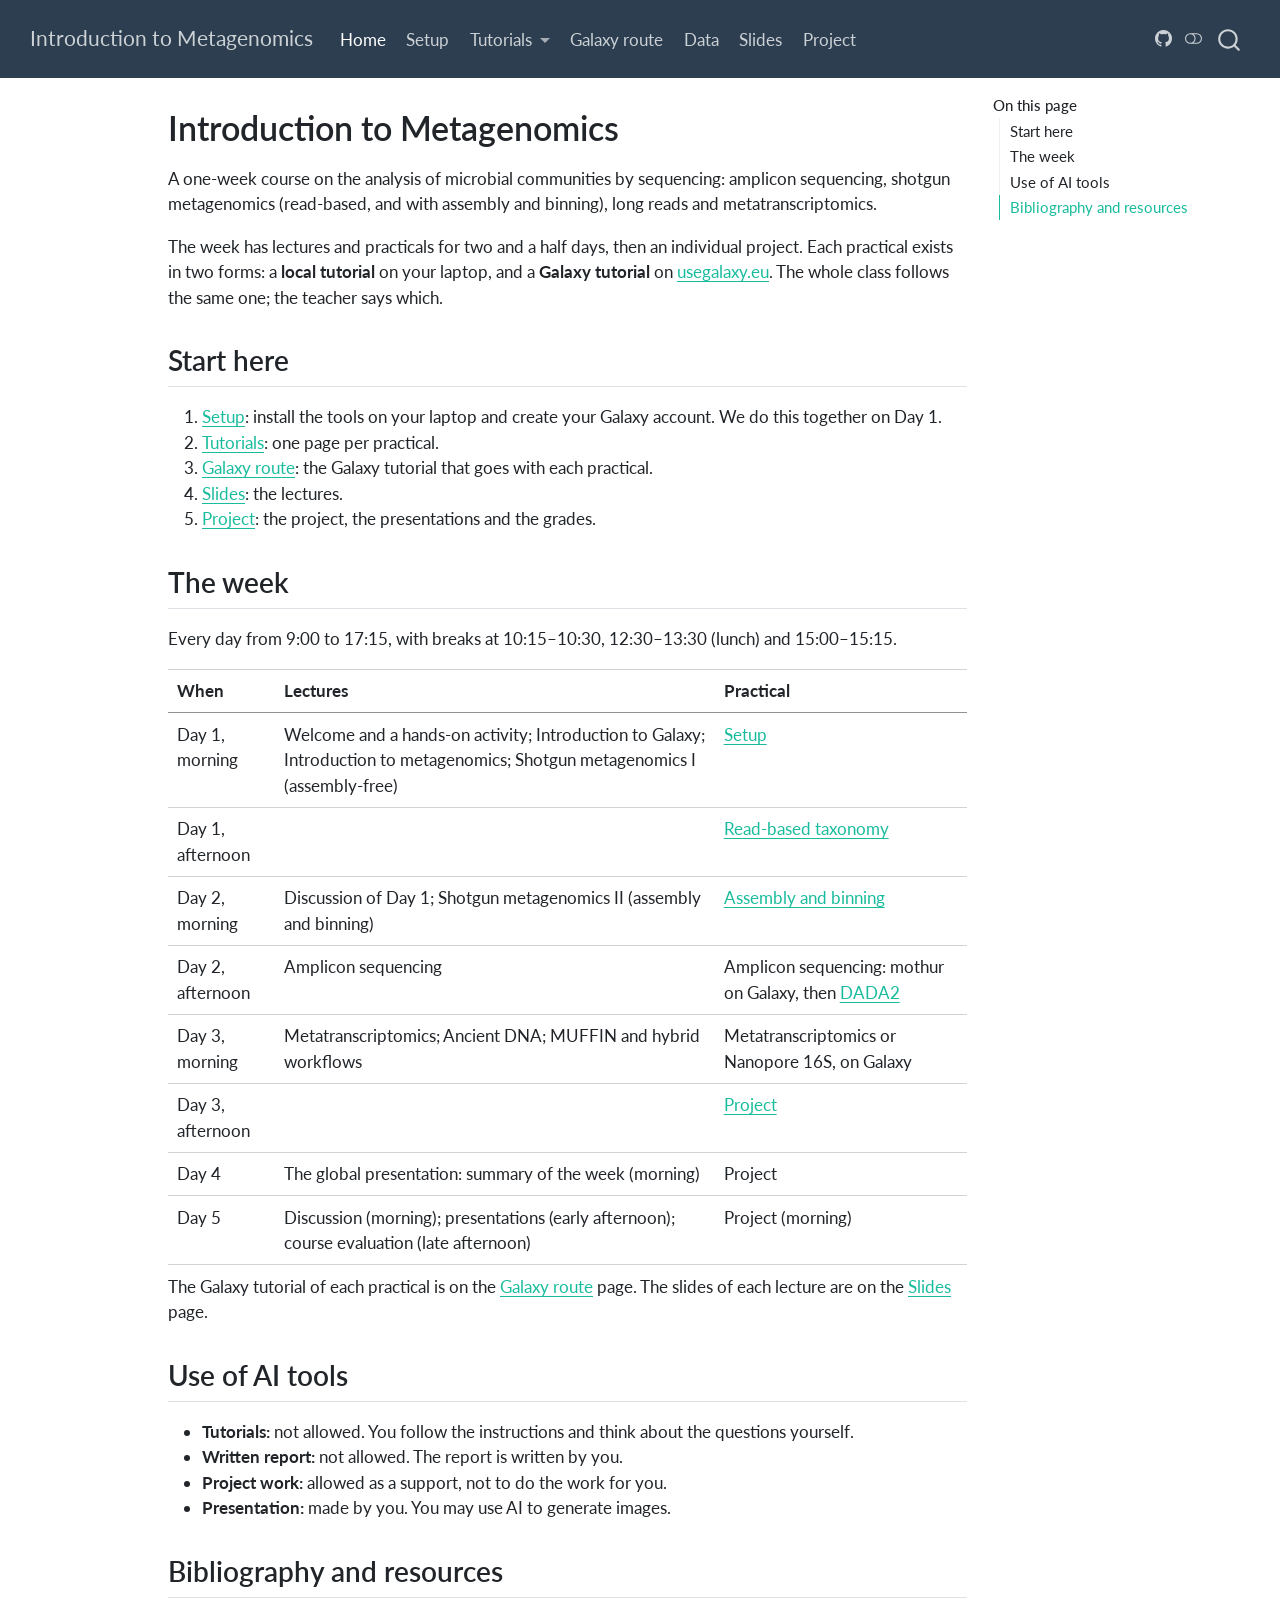
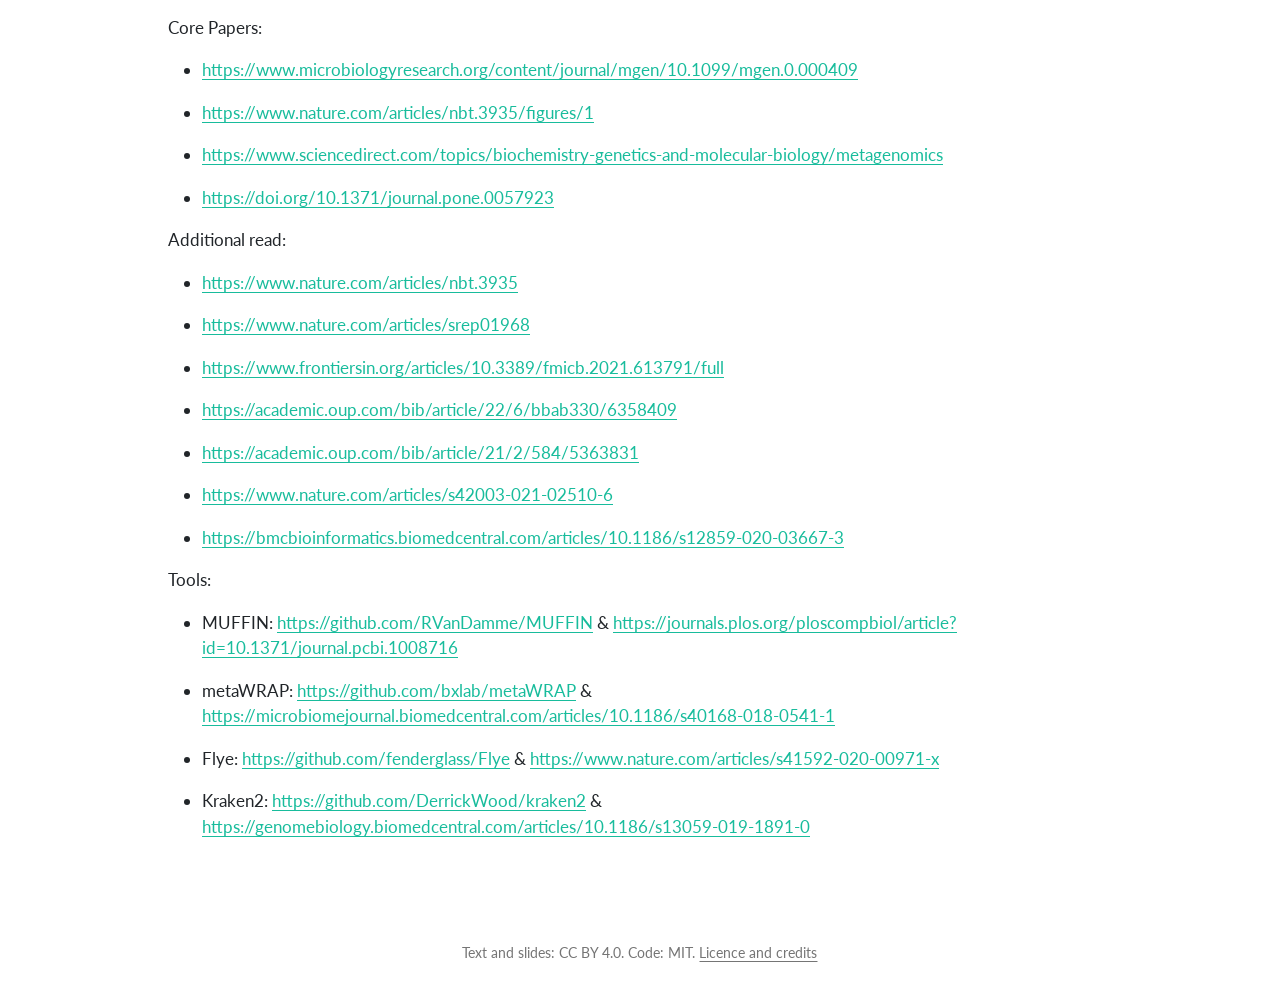
<file: index.html>
<!DOCTYPE html>
<html xmlns="http://www.w3.org/1999/xhtml" lang="en" xml:lang="en"><head>

<meta charset="utf-8">
<meta name="generator" content="quarto-1.11.9">

<meta name="viewport" content="width=device-width, initial-scale=1.0, user-scalable=yes">


<title>Introduction to Metagenomics</title>
<style>
/* Default styles provided by pandoc.
** See https://pandoc.org/MANUAL.html#variables-for-html for config info.
*/
span.smallcaps{font-variant: small-caps;}
div.columns{display: flex; gap: 1.5em;}
div.column{flex: auto;}
@media screen {
div.columns{gap: min(4vw, 1.5em);}
div.column{overflow-x: auto;}
}
div.hanging-indent{margin-left: 1.5em; text-indent: -1.5em;}
ul.task-list{list-style: none;}
ul.task-list li input[type="checkbox"] {
  width: 0.8em;
  margin: 0 0.8em 0.2em -1em; /* quarto-specific, see https://github.com/quarto-dev/quarto-cli/issues/4556 */ 
  vertical-align: middle;
}
</style>


<script src="site_libs/quarto-nav/quarto-nav.js"></script>
<script src="site_libs/quarto-nav/headroom.min.js"></script>
<script src="site_libs/clipboard/clipboard.min.js"></script>
<script src="site_libs/quarto-search/autocomplete.umd.js"></script>
<script src="site_libs/quarto-search/fuse.min.js"></script>
<script src="site_libs/quarto-search/quarto-search.js"></script>
<meta name="quarto:offset" content="./">
<script src="site_libs/quarto-html/quarto.js" type="module"></script>
<script src="site_libs/quarto-html/tabsets/tabsets.js" type="module"></script>
<script src="site_libs/quarto-html/scrollable-regions/scrollable-regions.js" type="module"></script>
<script src="site_libs/quarto-html/popper.min.js"></script>
<script src="site_libs/quarto-html/tippy.umd.min.js"></script>
<script src="site_libs/quarto-html/anchor.min.js"></script>
<link href="site_libs/quarto-html/tippy.css" rel="stylesheet">
<link href="site_libs/quarto-html/quarto-syntax-highlighting-63b5708e65d6cd79cd7618c58d0c21e7.css" rel="stylesheet" class="quarto-color-scheme" id="quarto-text-highlighting-styles">
<link href="site_libs/quarto-html/quarto-syntax-highlighting-dark-447e42e69aaa9833c0ba1b986f430b20.css" rel="stylesheet" class="quarto-color-scheme quarto-color-alternate" id="quarto-text-highlighting-styles">
<link href="site_libs/quarto-html/quarto-syntax-highlighting-63b5708e65d6cd79cd7618c58d0c21e7.css" rel="stylesheet" class="quarto-color-scheme-extra" id="quarto-text-highlighting-styles">
<script src="site_libs/bootstrap/bootstrap.min.js"></script>
<link href="site_libs/bootstrap/bootstrap-icons.css" rel="stylesheet">
<link href="site_libs/bootstrap/bootstrap-37d22064f0015095e5899644136972f5.min.css" rel="stylesheet" append-hash="true" class="quarto-color-scheme" id="quarto-bootstrap" data-mode="light">
<link href="site_libs/bootstrap/bootstrap-dark-3d5da8a0c3bc4296215f21ddfe68f596.min.css" rel="stylesheet" append-hash="true" class="quarto-color-scheme quarto-color-alternate" id="quarto-bootstrap" data-mode="dark">
<link href="site_libs/bootstrap/bootstrap-37d22064f0015095e5899644136972f5.min.css" rel="stylesheet" append-hash="true" class="quarto-color-scheme-extra" id="quarto-bootstrap" data-mode="light">
<script id="quarto-search-options" type="application/json">{
  "location": "navbar",
  "copy-button": false,
  "collapse-after": 3,
  "panel-placement": "end",
  "type": "overlay",
  "limit": 50,
  "keyboard-shortcut": [
    "f",
    "/",
    "s"
  ],
  "show-item-context": false,
  "language": {
    "search-no-results-text": "No results",
    "search-matching-documents-text": "matching documents",
    "search-copy-link-title": "Copy link to search",
    "search-hide-matches-text": "Hide additional matches",
    "search-more-match-text": "more match in this document",
    "search-more-matches-text": "more matches in this document",
    "search-clear-button-title": "Clear",
    "search-text-placeholder": "",
    "search-detached-cancel-button-title": "Cancel",
    "search-submit-button-title": "Submit",
    "search-label": "Search"
  }
}</script>


</head>

<body class="nav-fixed quarto-light"><a id="quarto-skip-link" class="visually-hidden-focusable" href="#quarto-document-content">Skip to main content</a><script id="quarto-html-before-body" type="application/javascript">
    const toggleBodyColorMode = (bsSheetEl) => {
      const mode = bsSheetEl.getAttribute("data-mode");
      const bodyEl = window.document.querySelector("body");
      if (mode === "dark") {
        bodyEl.classList.add("quarto-dark");
        bodyEl.classList.remove("quarto-light");
      } else {
        bodyEl.classList.add("quarto-light");
        bodyEl.classList.remove("quarto-dark");
      }
    }
    const toggleBodyColorPrimary = () => {
      const bsSheetEl = window.document.querySelector("link#quarto-bootstrap:not([rel=disabled-stylesheet])");
      if (bsSheetEl) {
        toggleBodyColorMode(bsSheetEl);
      }
    }
    const setColorSchemeToggle = (alternate) => {
      const toggles = window.document.querySelectorAll('.quarto-color-scheme-toggle');
      for (let i=0; i < toggles.length; i++) {
        const toggle = toggles[i];
        if (toggle) {
          toggle.setAttribute("aria-checked", alternate ? "true" : "false");
          if (alternate) {
            toggle.classList.add("alternate");
          } else {
            toggle.classList.remove("alternate");
          }
        }
      }
    };
    const toggleColorMode = (alternate) => {
      // Switch the stylesheets
      const primaryStylesheets = window.document.querySelectorAll('link.quarto-color-scheme:not(.quarto-color-alternate)');
      const alternateStylesheets = window.document.querySelectorAll('link.quarto-color-scheme.quarto-color-alternate');
      manageTransitions('#quarto-margin-sidebar .nav-link', false);
      if (alternate) {
        // note: dark is layered on light, we don't disable primary!
        enableStylesheet(alternateStylesheets);
        for (const sheetNode of alternateStylesheets) {
          if (sheetNode.id === "quarto-bootstrap") {
            toggleBodyColorMode(sheetNode);
          }
        }
      } else {
        disableStylesheet(alternateStylesheets);
        enableStylesheet(primaryStylesheets)
        toggleBodyColorPrimary();
      }
      manageTransitions('#quarto-margin-sidebar .nav-link', true);
      // Switch the toggles
      setColorSchemeToggle(alternate)
    }
    // Hack to workaround the fact that safari doesn't
    // properly recolor the scrollbar when toggling (#1455).
    // Not run on load: stylesheets are set before first paint there, and
    // scrolling would undo the scroll to a URL fragment (#14973).
    // The one pixel nudge keeps the reader where they were.
    const refreshSafariScrollbar = () => {
      if (navigator.userAgent.indexOf('Safari') > 0 && navigator.userAgent.indexOf('Chrome') == -1) {
        manageTransitions("body", false);
        const scrollY = window.scrollY;
        window.scrollTo(0, scrollY > 0 ? scrollY - 1 : 1);
        setTimeout(() => {
          window.scrollTo(0, scrollY);
          manageTransitions("body", true);
        }, 40);
      }
    }
    const disableStylesheet = (stylesheets) => {
      for (let i=0; i < stylesheets.length; i++) {
        const stylesheet = stylesheets[i];
        stylesheet.rel = 'disabled-stylesheet';
      }
    }
    const enableStylesheet = (stylesheets) => {
      for (let i=0; i < stylesheets.length; i++) {
        const stylesheet = stylesheets[i];
        if(stylesheet.rel !== 'stylesheet') { // for Chrome, which will still FOUC without this check
          stylesheet.rel = 'stylesheet';
        }
      }
    }
    const manageTransitions = (selector, allowTransitions) => {
      const els = window.document.querySelectorAll(selector);
      for (let i=0; i < els.length; i++) {
        const el = els[i];
        if (allowTransitions) {
          el.classList.remove('notransition');
        } else {
          el.classList.add('notransition');
        }
      }
    }
    const isFileUrl = () => {
      return window.location.protocol === 'file:';
    }
    const hasAlternateSentinel = () => {
      let styleSentinel = getColorSchemeSentinel();
      if (styleSentinel !== null) {
        return styleSentinel === "alternate";
      } else {
        return false;
      }
    }
    const setStyleSentinel = (alternate) => {
      const value = alternate ? "alternate" : "default";
      if (!isFileUrl()) {
        window.localStorage.setItem("quarto-color-scheme", value);
      } else {
        localAlternateSentinel = value;
      }
    }
    const getColorSchemeSentinel = () => {
      if (!isFileUrl()) {
        const storageValue = window.localStorage.getItem("quarto-color-scheme");
        return storageValue != null ? storageValue : localAlternateSentinel;
      } else {
        return localAlternateSentinel;
      }
    }
    const toggleGiscusIfUsed = (isAlternate, darkModeDefault) => {
      const baseTheme = document.querySelector('#giscus-base-theme')?.value ?? 'light';
      const alternateTheme = document.querySelector('#giscus-alt-theme')?.value ?? 'dark';
      let newTheme = '';
      if(authorPrefersDark) {
        newTheme = isAlternate ? baseTheme : alternateTheme;
      } else {
        newTheme = isAlternate ? alternateTheme : baseTheme;
      }
      const changeGiscusTheme = () => {
        // From: https://github.com/giscus/giscus/issues/336
        const sendMessage = (message) => {
          const iframe = document.querySelector('iframe.giscus-frame');
          if (!iframe) return;
          iframe.contentWindow.postMessage({ giscus: message }, 'https://giscus.app');
        }
        sendMessage({
          setConfig: {
            theme: newTheme
          }
        });
      }
      const isGiscussLoaded = window.document.querySelector('iframe.giscus-frame') !== null;
      if (isGiscussLoaded) {
        changeGiscusTheme();
      }
    };
    const authorPrefersDark = false;
    const darkModeDefault = authorPrefersDark;
      document.querySelector('link#quarto-text-highlighting-styles.quarto-color-scheme-extra').rel = 'disabled-stylesheet';
      document.querySelector('link#quarto-bootstrap.quarto-color-scheme-extra').rel = 'disabled-stylesheet';
    let localAlternateSentinel = darkModeDefault ? 'alternate' : 'default';
    // Dark / light mode switch
    window.quartoToggleColorScheme = () => {
      // Read the current dark / light value
      let toAlternate = !hasAlternateSentinel();
      toggleColorMode(toAlternate);
      refreshSafariScrollbar();
      setStyleSentinel(toAlternate);
      toggleGiscusIfUsed(toAlternate, darkModeDefault);
      window.dispatchEvent(new Event('resize'));
    };
    // Switch to dark mode if need be
    if (hasAlternateSentinel()) {
      toggleColorMode(true);
    } else {
      toggleColorMode(false);
    }
  </script>

<div id="quarto-search-results"></div>
  <header id="quarto-header" class="headroom fixed-top">
    <nav class="navbar navbar-expand-lg " data-bs-theme="dark" aria-label="Site">
      <div class="navbar-container container-fluid">
      <div class="navbar-brand-container mx-auto">
    <a class="navbar-brand" href="./index.html">
    <span class="navbar-title">Introduction to Metagenomics</span>
    </a>
  </div>
          <button class="navbar-toggler" type="button" data-bs-toggle="collapse" data-bs-target="#navbarCollapse" aria-controls="navbarCollapse" aria-expanded="false" aria-label="Toggle navigation" onclick="if (window.quartoToggleHeadroom) { window.quartoToggleHeadroom(); }">
  <span class="navbar-toggler-icon"></span>
</button>
          <div class="collapse navbar-collapse" id="navbarCollapse">
            <ul class="navbar-nav navbar-nav-scroll me-auto">
  <li class="nav-item">
    <a class="nav-link active" href="./index.html" aria-current="page"> 
<span class="menu-text">Home</span></a>
  </li>  
  <li class="nav-item">
    <a class="nav-link" href="./setup.html"> 
<span class="menu-text">Setup</span></a>
  </li>  
  <li class="nav-item dropdown ">
    <a class="nav-link dropdown-toggle" href="#" id="nav-menu-tutorials" role="link" data-bs-toggle="dropdown" aria-expanded="false">
 <span class="menu-text">Tutorials</span>
    </a>
    <ul class="dropdown-menu" aria-labelledby="nav-menu-tutorials">    
        <li>
    <a class="dropdown-item" href="./tutorials/d1-read-taxonomy.html">
 <span class="dropdown-text">Day 1: read-based taxonomy</span></a>
  </li>  
        <li>
    <a class="dropdown-item" href="./tutorials/d2-assembly-binning.html">
 <span class="dropdown-text">Day 2: assembly and binning</span></a>
  </li>  
        <li>
    <a class="dropdown-item" href="./tutorials/d2-amplicon-dada2.html">
 <span class="dropdown-text">Day 2: amplicon sequencing (DADA2)</span></a>
  </li>  
    </ul>
  </li>
  <li class="nav-item">
    <a class="nav-link" href="./galaxy.html"> 
<span class="menu-text">Galaxy route</span></a>
  </li>  
  <li class="nav-item">
    <a class="nav-link" href="./data/README.html"> 
<span class="menu-text">Data</span></a>
  </li>  
  <li class="nav-item">
    <a class="nav-link" href="./slides.html"> 
<span class="menu-text">Slides</span></a>
  </li>  
  <li class="nav-item">
    <a class="nav-link" href="./project.html"> 
<span class="menu-text">Project</span></a>
  </li>  
</ul>
          </div> <!-- /navcollapse -->
            <div class="quarto-navbar-tools">
    <a href="https://github.com/RVanDamme/Metagenomics_course" title="" class="quarto-navigation-tool px-1" aria-label=""><i class="bi bi-github"></i></a>
  <button type="button" role="switch" aria-checked="false" class="quarto-color-scheme-toggle quarto-navigation-tool  px-1" onclick="window.quartoToggleColorScheme(); return false;" title="Toggle dark mode" aria-label="Toggle dark mode"><i class="bi"></i></button>
</div>
            <div id="quarto-search" class="" title="Search"></div>
      </div> <!-- /container-fluid -->
    </nav>
</header>
<!-- content -->
<div id="quarto-content" class="quarto-container page-columns page-rows-contents page-layout-article page-navbar">
<!-- sidebar -->
<!-- margin-sidebar -->
    <div id="quarto-margin-sidebar" class="sidebar margin-sidebar">
        <nav id="TOC" role="doc-toc" aria-labelledby="toc-title" class="toc-active">
    <h2 id="toc-title">On this page</h2>
   
  <ul>
  <li><a href="#start-here" id="toc-start-here" class="nav-link active" data-scroll-target="#start-here">Start here</a></li>
  <li><a href="#the-week" id="toc-the-week" class="nav-link" data-scroll-target="#the-week">The week</a></li>
  <li><a href="#use-of-ai-tools" id="toc-use-of-ai-tools" class="nav-link" data-scroll-target="#use-of-ai-tools">Use of AI tools</a></li>
  <li><a href="#bibliography-and-resources" id="toc-bibliography-and-resources" class="nav-link" data-scroll-target="#bibliography-and-resources">Bibliography and resources</a></li>
  </ul>
</nav>
    </div>
<!-- main -->
<main class="content" id="quarto-document-content" tabindex="-1">


<header id="title-block-header" class="quarto-title-block default">
<div class="quarto-title">
<h1 class="title">Introduction to Metagenomics</h1>
</div>



<div class="quarto-title-meta">

    
  
    
  </div>
  


</header>


<p>A one-week course on the analysis of microbial communities by sequencing: amplicon sequencing, shotgun metagenomics (read-based, and with assembly and binning), long reads and metatranscriptomics.</p>
<p>The week has lectures and practicals for two and a half days, then an individual project. Each practical exists in two forms: a <strong>local tutorial</strong> on your laptop, and a <strong>Galaxy tutorial</strong> on <a href="https://usegalaxy.eu">usegalaxy.eu</a>. The whole class follows the same one; the teacher says which.</p>
<section id="start-here" class="level2">
<h2 class="anchored" data-anchor-id="start-here">Start here</h2>
<ol type="1">
<li><a href="./setup.html">Setup</a>: install the tools on your laptop and create your Galaxy account. We do this together on Day 1.</li>
<li><a href="#the-week">Tutorials</a>: one page per practical.</li>
<li><a href="./galaxy.html">Galaxy route</a>: the Galaxy tutorial that goes with each practical.</li>
<li><a href="./slides.html">Slides</a>: the lectures.</li>
<li><a href="./project.html">Project</a>: the project, the presentations and the grades.</li>
</ol>
</section>
<section id="the-week" class="level2">
<h2 class="anchored" data-anchor-id="the-week">The week</h2>
<p>Every day from 9:00 to 17:15, with breaks at 10:15–10:30, 12:30–13:30 (lunch) and 15:00–15:15.</p>
<table class="caption-top table">
<thead>
<tr class="header">
<th>When</th>
<th>Lectures</th>
<th>Practical</th>
</tr>
</thead>
<tbody>
<tr class="odd">
<td>Day 1, morning</td>
<td>Welcome and a hands-on activity; Introduction to Galaxy; Introduction to metagenomics; Shotgun metagenomics I (assembly-free)</td>
<td><a href="./setup.html">Setup</a></td>
</tr>
<tr class="even">
<td>Day 1, afternoon</td>
<td></td>
<td><a href="./tutorials/d1-read-taxonomy.html">Read-based taxonomy</a></td>
</tr>
<tr class="odd">
<td>Day 2, morning</td>
<td>Discussion of Day 1; Shotgun metagenomics II (assembly and binning)</td>
<td><a href="./tutorials/d2-assembly-binning.html">Assembly and binning</a></td>
</tr>
<tr class="even">
<td>Day 2, afternoon</td>
<td>Amplicon sequencing</td>
<td>Amplicon sequencing: mothur on Galaxy, then <a href="./tutorials/d2-amplicon-dada2.html">DADA2</a></td>
</tr>
<tr class="odd">
<td>Day 3, morning</td>
<td>Metatranscriptomics; Ancient DNA; MUFFIN and hybrid workflows</td>
<td>Metatranscriptomics or Nanopore 16S, on Galaxy</td>
</tr>
<tr class="even">
<td>Day 3, afternoon</td>
<td></td>
<td><a href="./project.html">Project</a></td>
</tr>
<tr class="odd">
<td>Day 4</td>
<td>The global presentation: summary of the week (morning)</td>
<td>Project</td>
</tr>
<tr class="even">
<td>Day 5</td>
<td>Discussion (morning); presentations (early afternoon); course evaluation (late afternoon)</td>
<td>Project (morning)</td>
</tr>
</tbody>
</table>
<p>The Galaxy tutorial of each practical is on the <a href="./galaxy.html">Galaxy route</a> page. The slides of each lecture are on the <a href="./slides.html">Slides</a> page.</p>
</section>
<section id="use-of-ai-tools" class="level2">
<h2 class="anchored" data-anchor-id="use-of-ai-tools">Use of AI tools</h2>
<ul>
<li><strong>Tutorials:</strong> not allowed. You follow the instructions and think about the questions yourself.</li>
<li><strong>Written report:</strong> not allowed. The report is written by you.</li>
<li><strong>Project work:</strong> allowed as a support, not to do the work for you.</li>
<li><strong>Presentation:</strong> made by you. You may use AI to generate images.</li>
</ul>
</section>
<section id="bibliography-and-resources" class="level2">
<h2 class="anchored" data-anchor-id="bibliography-and-resources">Bibliography and resources</h2>
<p>Core Papers:</p>
<ul>
<li><p><a href="https://www.microbiologyresearch.org/content/journal/mgen/10.1099/mgen.0.000409">https://www.microbiologyresearch.org/content/journal/mgen/10.1099/mgen.0.000409</a></p></li>
<li><p><a href="https://www.nature.com/articles/nbt.3935/figures/1">https://www.nature.com/articles/nbt.3935/figures/1</a></p></li>
<li><p><a href="https://www.sciencedirect.com/topics/biochemistry-genetics-and-molecular-biology/metagenomics">https://www.sciencedirect.com/topics/biochemistry-genetics-and-molecular-biology/metagenomics</a></p></li>
<li><p><a href="https://doi.org/10.1371/journal.pone.0057923">https://doi.org/10.1371/journal.pone.0057923</a></p></li>
</ul>
<p>Additional read:</p>
<ul>
<li><p><a href="https://www.nature.com/articles/nbt.3935">https://www.nature.com/articles/nbt.3935</a></p></li>
<li><p><a href="https://www.nature.com/articles/srep01968">https://www.nature.com/articles/srep01968</a></p></li>
<li><p><a href="https://www.frontiersin.org/articles/10.3389/fmicb.2021.613791/full">https://www.frontiersin.org/articles/10.3389/fmicb.2021.613791/full</a></p></li>
<li><p><a href="https://academic.oup.com/bib/article/22/6/bbab330/6358409">https://academic.oup.com/bib/article/22/6/bbab330/6358409</a></p></li>
<li><p><a href="https://academic.oup.com/bib/article/21/2/584/5363831">https://academic.oup.com/bib/article/21/2/584/5363831</a></p></li>
<li><p><a href="https://www.nature.com/articles/s42003-021-02510-6">https://www.nature.com/articles/s42003-021-02510-6</a></p></li>
<li><p><a href="https://bmcbioinformatics.biomedcentral.com/articles/10.1186/s12859-020-03667-3">https://bmcbioinformatics.biomedcentral.com/articles/10.1186/s12859-020-03667-3</a></p></li>
</ul>
<p>Tools:</p>
<ul>
<li><p>MUFFIN: <a href="https://github.com/RVanDamme/MUFFIN">https://github.com/RVanDamme/MUFFIN</a> &amp; <a href="https://journals.plos.org/ploscompbiol/article?id=10.1371/journal.pcbi.1008716">https://journals.plos.org/ploscompbiol/article?id=10.1371/journal.pcbi.1008716</a></p></li>
<li><p>metaWRAP: <a href="https://github.com/bxlab/metaWRAP">https://github.com/bxlab/metaWRAP</a> &amp; <a href="https://microbiomejournal.biomedcentral.com/articles/10.1186/s40168-018-0541-1">https://microbiomejournal.biomedcentral.com/articles/10.1186/s40168-018-0541-1</a></p></li>
<li><p>Flye: <a href="https://github.com/fenderglass/Flye">https://github.com/fenderglass/Flye</a> &amp; <a href="https://www.nature.com/articles/s41592-020-00971-x">https://www.nature.com/articles/s41592-020-00971-x</a></p></li>
<li><p>Kraken2: <a href="https://github.com/DerrickWood/kraken2">https://github.com/DerrickWood/kraken2</a> &amp; <a href="https://genomebiology.biomedcentral.com/articles/10.1186/s13059-019-1891-0">https://genomebiology.biomedcentral.com/articles/10.1186/s13059-019-1891-0</a></p></li>
</ul>


</section>

</main> <!-- /main -->
<script id="quarto-html-after-body" type="application/javascript">
  window.document.addEventListener("DOMContentLoaded", function (event) {
    // Ensure there is a toggle, if there isn't float one in the top right
    if (window.document.querySelector('.quarto-color-scheme-toggle') === null) {
      const toggle = window.document.createElement('button');
      toggle.type = "button";
      toggle.setAttribute("role", "switch");
      toggle.setAttribute("aria-checked", "false");
      toggle.classList.add('top-right');
      toggle.classList.add('quarto-color-scheme-toggle');
      toggle.setAttribute("aria-label", "Toggle dark mode");
      toggle.onclick = function() { try { window.quartoToggleColorScheme(); } catch {} return false; };
      const i = window.document.createElement("i");
      i.classList.add('bi');
      toggle.appendChild(i);
      // Put the toggle in a landmark of its own, so that landmark navigation
      // can reach it.
      //
      // The container is always a fresh direct child of body, and the toggle is
      // never moved into page furniture that the theme or the author controls.
      // The toggle is positioned against the page, so any ancestor that
      // establishes a containing block captures it: a positioned element or a
      // grid for position: absolute, and transform, filter, will-change or
      // contain for position: fixed. A direct child of body has none of these
      // to inherit, and the shift when one appears is silent and visual.
      //
      // ARIA says a document should have at most one banner, and axe reports a
      // duplicate whether or not the banners carry distinct labels. So use a
      // header when the page has no banner yet, and a named region otherwise.
      //
      // A header is a banner wherever it sits, unless it is inside sectioning
      // content, so this cannot just look at the children of body: a custom
      // page layout wraps the title block header in a plain div. An explicit
      // role="banner" always counts.
      const sectioning = 'article, aside, main, nav, section, [role="article"], [role="complementary"], [role="main"], [role="navigation"], [role="region"]';
      const hasBanner = Array.from(
        window.document.querySelectorAll('header:not([role]), [role="banner"]')
      ).some(function(el) {
        return el.hasAttribute("role") || el.closest(sectioning) === null;
      });
      const container = window.document.createElement(hasBanner ? "div" : "header");
      if (hasBanner) {
        container.setAttribute("role", "region");
        container.setAttribute("aria-label", "Toggle dark mode");
      }
      container.classList.add('quarto-color-scheme-toggle-container');
      container.appendChild(toggle);
      window.document.body.appendChild(container);
    }
    setColorSchemeToggle(hasAlternateSentinel())
    const icon = "";
    const anchorJS = new window.AnchorJS();
    anchorJS.options = {
      placement: 'right',
      icon: icon
    };
    anchorJS.add('.anchored');
    const isCodeAnnotation = (el) => {
      for (const clz of el.classList) {
        if (clz.startsWith('code-annotation-')) {                     
          return true;
        }
      }
      return false;
    }
    const onCopySuccess = function(e) {
      // button target
      const button = e.trigger;
      // don't keep focus
      button.blur();
      // flash "checked"
      button.classList.add('code-copy-button-checked');
      var currentTitle = button.getAttribute("title");
      button.setAttribute("title", "Copied!");
      let tooltip;
      if (window.bootstrap) {
        button.setAttribute("data-bs-toggle", "tooltip");
        button.setAttribute("data-bs-placement", "left");
        button.setAttribute("data-bs-title", "Copied!");
        tooltip = new bootstrap.Tooltip(button, 
          { trigger: "manual", 
            customClass: "code-copy-button-tooltip",
            offset: [0, -8]});
        tooltip.show();    
      }
      setTimeout(function() {
        if (tooltip) {
          tooltip.hide();
          button.removeAttribute("data-bs-title");
          button.removeAttribute("data-bs-toggle");
          button.removeAttribute("data-bs-placement");
        }
        button.setAttribute("title", currentTitle);
        button.classList.remove('code-copy-button-checked');
      }, 1000);
      // clear code selection
      e.clearSelection();
    }
    const getTextToCopy = function(trigger) {
      const outerScaffold = trigger.parentElement.cloneNode(true);
      const codeEl = outerScaffold.querySelector('code');
      for (const childEl of codeEl.children) {
        if (isCodeAnnotation(childEl)) {
          childEl.remove();
        }
      }
      return codeEl.innerText;
    }
    const clipboard = new window.ClipboardJS('.code-copy-button:not([data-in-quarto-modal])', {
      text: getTextToCopy
    });
    clipboard.on('success', onCopySuccess);
    if (window.document.getElementById('quarto-embedded-source-code-modal')) {
      const clipboardModal = new window.ClipboardJS('.code-copy-button[data-in-quarto-modal]', {
        text: getTextToCopy,
        container: window.document.getElementById('quarto-embedded-source-code-modal')
      });
      clipboardModal.on('success', onCopySuccess);
    }
      var localhostRegex = new RegExp(/^(?:http|https):\/\/localhost\:?[0-9]*\//);
      var mailtoRegex = new RegExp(/^mailto:/);
        var filterRegex = new RegExp("https:\/\/rvandamme\.github\.io\/Metagenomics_course\/");
      const newWindowLabel = "(opens in a new tab)";
      const newWindowNoteId = "quarto-ext-newwindow-label";
      // Links reference one hidden label through aria-describedby, so the
      // announcement never changes their accessible name.
      var describeNewWindow = (link) => {
        if (!window.document.getElementById(newWindowNoteId)) {
          var newWindowNote = window.document.createElement("span");
          newWindowNote.id = newWindowNoteId;
          newWindowNote.hidden = true;
          newWindowNote.textContent = newWindowLabel;
          window.document.body.appendChild(newWindowNote);
        }
        var describedBy = (link.getAttribute("aria-describedby") || "").split(/\s+/).filter(Boolean);
        if (!describedBy.includes(newWindowNoteId)) {
          describedBy.push(newWindowNoteId);
          link.setAttribute("aria-describedby", describedBy.join(" "));
        }
      }
      var isInternal = (href) => {
          return filterRegex.test(href) || localhostRegex.test(href) || mailtoRegex.test(href);
      }
      // Inspect non-navigation links and adorn them if external
      window.quartoDecorateExternalLinks = function (root) {
     var links = (root || window.document).querySelectorAll('a[href]:not(.nav-link):not(.navbar-brand):not(.toc-action):not(.sidebar-link):not(.sidebar-item-toggle):not(.pagination-link):not(.no-external):not([aria-hidden]):not(.dropdown-item):not(.quarto-navigation-tool):not(.about-link)');
      for (var i=0; i<links.length; i++) {
        const link = links[i];
        if (!isInternal(link.href)) {
          // undo the damage that might have been done by quarto-nav.js in the case of
          // links that we want to consider external
          if (link.dataset.originalHref !== undefined) {
            link.href = link.dataset.originalHref;
          }
            // target, if specified
            link.setAttribute("target", "_blank");
            if (link.getAttribute("rel") === null) {
              link.setAttribute("rel", "noopener");
            }
            describeNewWindow(link);
          if (!link.classList.contains('no-external-icon')) {
          }
        }
      }
      };
      window.quartoDecorateExternalLinks(window.document);
    // Esc closes the popup (WCAG 1.4.13) and focus leaving both trigger and
    // popup closes it (WCAG 2.4.11); tippy handles neither for interactive popups.
    const hideOnEscAndFocusOut = {
      name: 'hideOnEscAndFocusOut',
      defaultValue: true,
      fn(instance) {
        const dismiss = () => {
          // A show scheduled by the trigger delay would otherwise reopen it
          instance.clearDelayTimeouts();
          instance.hide();
        };
        const onKeyDown = (event) => {
          if (event.key !== 'Escape') {
            return;
          }
          // Keep Esc from also reaching page handlers (e.g. reveal.js overview),
          // except an open reveal.js slide menu, which Esc should close too.
          // The menu handles keys only when its keyboard option is on.
          const menuHandlesEsc = window.Reveal?.getPlugin?.('menu')?.isOpen() &&
            window.Reveal.getConfig().menu?.keyboard !== false;
          if (!menuHandlesEsc) {
            event.stopPropagation();
          }
          if (instance.popper.contains(window.document.activeElement)) {
            // Disabled while refocusing so the focus trigger does not reopen it
            instance.disable();
            instance.reference.focus();
            instance.enable();
          }
          dismiss();
        };
        const onFocusOut = (event) => {
          const target = event.relatedTarget;
          if (target && !instance.reference.contains(target) &&
              !instance.popper.contains(target)) {
            dismiss();
          }
        };
        // On the trigger too: a click trigger (code-annotations: select) has no
        // blur handling. Attached for the instance's lifetime so leaving the
        // trigger also cancels a show still pending on the trigger delay.
        instance.reference.addEventListener('focusout', onFocusOut);
        return {
          onShow() {
            window.document.addEventListener('keydown', onKeyDown, true);
            instance.popper.addEventListener('focusout', onFocusOut);
          },
          onHide() {
            window.document.removeEventListener('keydown', onKeyDown, true);
            instance.popper.removeEventListener('focusout', onFocusOut);
          },
          onDestroy() {
            instance.reference.removeEventListener('focusout', onFocusOut);
          },
        };
      },
    };
    function tippyHover(el, contentFn, onTriggerFn, onUntriggerFn) {
      const config = {
        allowHTML: true,
        maxWidth: 500,
        delay: 100,
        arrow: false,
        appendTo: function(el) {
            return el.parentElement;
        },
        interactive: true,
        interactiveBorder: 10,
        theme: 'quarto',
        placement: 'bottom-start',
        plugins: [hideOnEscAndFocusOut],
      };
      if (contentFn) {
        config.content = contentFn;
      }
      if (onTriggerFn) {
        config.onTrigger = onTriggerFn;
      }
      if (onUntriggerFn) {
        config.onUntrigger = onUntriggerFn;
      }
      window.tippy(el, config); 
    }
    const noterefs = window.document.querySelectorAll('a[role="doc-noteref"]');
    for (var i=0; i<noterefs.length; i++) {
      const ref = noterefs[i];
      tippyHover(ref, function() {
        // use id or data attribute instead here
        let href = ref.getAttribute('data-footnote-href') || ref.getAttribute('href');
        try { href = new URL(href).hash; } catch {}
        const id = href.replace(/^#\/?/, "");
        const note = window.document.getElementById(id);
        if (note) {
          return note.innerHTML;
        } else {
          return "";
        }
      });
    }
    const xrefs = window.document.querySelectorAll('a.quarto-xref');
    const processXRef = (id, note) => {
      // Strip column container classes
      const stripColumnClz = (el) => {
        el.classList.remove("page-full", "page-columns");
        if (el.children) {
          for (const child of el.children) {
            stripColumnClz(child);
          }
        }
      }
      stripColumnClz(note)
      if (id === null || id.startsWith('sec-')) {
        // Special case sections, only their first couple elements
        const container = document.createElement("div");
        if (note.children && note.children.length > 2) {
          container.appendChild(note.children[0].cloneNode(true));
          for (let i = 1; i < note.children.length; i++) {
            const child = note.children[i];
            if (child.tagName === "P" && child.innerText === "") {
              continue;
            } else {
              container.appendChild(child.cloneNode(true));
              break;
            }
          }
          if (window.Quarto?.typesetMath) {
            window.Quarto.typesetMath(container);
          }
          return container.innerHTML
        } else {
          if (window.Quarto?.typesetMath) {
            window.Quarto.typesetMath(note);
          }
          return note.innerHTML;
        }
      } else {
        // Remove any anchor links if they are present
        const anchorLink = note.querySelector('a.anchorjs-link');
        if (anchorLink) {
          anchorLink.remove();
        }
        if (window.Quarto?.typesetMath) {
          window.Quarto.typesetMath(note);
        }
        if (note.classList.contains("callout")) {
          return note.outerHTML;
        } else {
          return note.innerHTML;
        }
      }
    }
    for (var i=0; i<xrefs.length; i++) {
      const xref = xrefs[i];
      tippyHover(xref, undefined, function(instance) {
        instance.disable();
        let url = xref.getAttribute('href');
        let hash = undefined; 
        if (url.startsWith('#')) {
          hash = url;
        } else {
          try { hash = new URL(url).hash; } catch {}
        }
        if (hash) {
          const id = hash.replace(/^#\/?/, "");
          const note = window.document.getElementById(id);
          if (note !== null) {
            try {
              const html = processXRef(id, note.cloneNode(true));
              instance.setContent(html);
            } finally {
              instance.enable();
              instance.show();
            }
          } else {
            // See if we can fetch this
            fetch(url.split('#')[0])
            .then(res => res.text())
            .then(html => {
              const parser = new DOMParser();
              const htmlDoc = parser.parseFromString(html, "text/html");
              const note = htmlDoc.getElementById(id);
              if (note !== null) {
                const html = processXRef(id, note);
                instance.setContent(html);
              } 
            }).finally(() => {
              instance.enable();
              instance.show();
            });
          }
        } else {
          // See if we can fetch a full url (with no hash to target)
          // This is a special case and we should probably do some content thinning / targeting
          fetch(url)
          .then(res => res.text())
          .then(html => {
            const parser = new DOMParser();
            const htmlDoc = parser.parseFromString(html, "text/html");
            const note = htmlDoc.querySelector('main.content');
            if (note !== null) {
              // This should only happen for chapter cross references
              // (since there is no id in the URL)
              // remove the first header
              if (note.children.length > 0 && note.children[0].tagName === "HEADER") {
                note.children[0].remove();
              }
              const html = processXRef(null, note);
              instance.setContent(html);
            } 
          }).finally(() => {
            instance.enable();
            instance.show();
          });
        }
      }, function(instance) {
      });
    }
        let selectedAnnoteEl;
        const selectorForAnnotation = ( cell, annotation) => {
          let cellAttr = 'data-code-cell="' + cell + '"';
          let lineAttr = 'data-code-annotation="' +  annotation + '"';
          const selector = 'span[' + cellAttr + '][' + lineAttr + ']';
          return selector;
        }
        const selectCodeLines = (annoteEl) => {
          const doc = window.document;
          const targetCell = annoteEl.getAttribute("data-target-cell");
          const targetAnnotation = annoteEl.getAttribute("data-target-annotation");
          const annoteSpan = window.document.querySelector(selectorForAnnotation(targetCell, targetAnnotation));
          const lines = annoteSpan.getAttribute("data-code-lines").split(",");
          const lineIds = lines.map((line) => {
            return targetCell + "-" + line;
          })
          // Each band is positioned against its own containing block, which is
          // not the offsetParent of the lines, so place it from client rects.
          const placeBand = (band, firstEl, lastEl, codeBlock) => {
            const container = band.offsetParent;
            if (container === null) {
              return;
            }
            const containerRect = container.getBoundingClientRect();
            // Reveal.js scales slides with a transform, so convert client
            // pixels back to the CSS pixels of the container.
            const scale = containerRect.height / container.offsetHeight || 1;
            const firstRect = firstEl.getBoundingClientRect();
            const lastRect = lastEl.getBoundingClientRect();
            const top = (firstRect.top - containerRect.top) / scale - container.clientTop + container.scrollTop;
            const height = (lastRect.bottom - firstRect.top) / scale;
            band.style.top = top - 2 + "px";
            band.style.height = height + 4 + "px";
            if (codeBlock) {
              // Without the copy button wrapper, the containing block is wider
              // than the code block, so span the code block explicitly.
              const blockRect = codeBlock.getBoundingClientRect();
              band.style.left = (blockRect.left - containerRect.left) / scale - container.clientLeft + container.scrollLeft + "px";
              band.style.width = blockRect.width / scale + "px";
            }
          };
          if (lineIds.length > 0) {
            const el = window.document.getElementById(lineIds[0]);
            const lastEl = window.document.getElementById(lineIds[lineIds.length - 1]);
            const parent = el.parentElement.parentElement;
            // cook up a div (if necessary) and position it
            let div = window.document.getElementById("code-annotation-line-highlight");
            if (div === null) {
              div = window.document.createElement("div");
              div.setAttribute("id", "code-annotation-line-highlight");
              div.style.position = 'absolute';
              parent.appendChild(div);
            }
            placeBand(div, el, lastEl, parent.closest("div.sourceCode") || parent);
            let gutterDiv = window.document.getElementById("code-annotation-line-highlight-gutter");
            if (gutterDiv === null) {
              gutterDiv = window.document.createElement("div");
              gutterDiv.setAttribute("id", "code-annotation-line-highlight-gutter");
              gutterDiv.style.position = 'absolute';
              const codeCell = window.document.getElementById(targetCell);
              const gutter = codeCell.querySelector('.code-annotation-gutter');
              gutter.appendChild(gutterDiv);
            }
            placeBand(gutterDiv, el, lastEl);
            selectedAnnoteEl = annoteEl;
          }
        };
        const unselectCodeLines = () => {
          const elementsIds = ["code-annotation-line-highlight", "code-annotation-line-highlight-gutter"];
          elementsIds.forEach((elId) => {
            const div = window.document.getElementById(elId);
            if (div) {
              div.remove();
            }
          });
          selectedAnnoteEl = undefined;
        };
          // Handle positioning of the toggle
      window.addEventListener(
        "resize",
        throttle(() => {
          elRect = undefined;
          if (selectedAnnoteEl) {
            selectCodeLines(selectedAnnoteEl);
          }
        }, 10)
      );
      function throttle(fn, ms) {
      let throttle = false;
      let timer;
        return (...args) => {
          if(!throttle) { // first call gets through
              fn.apply(this, args);
              throttle = true;
          } else { // all the others get throttled
              if(timer) clearTimeout(timer); // cancel #2
              timer = setTimeout(() => {
                fn.apply(this, args);
                timer = throttle = false;
              }, ms);
          }
        };
      }
        // Attach click handler to the DT
        const annoteDls = window.document.querySelectorAll('dt[data-target-cell]');
        for (const annoteDlNode of annoteDls) {
          annoteDlNode.addEventListener('click', (event) => {
            const clickedEl = event.target;
            if (clickedEl !== selectedAnnoteEl) {
              unselectCodeLines();
              const activeEl = window.document.querySelector('dt[data-target-cell].code-annotation-active');
              if (activeEl) {
                activeEl.classList.remove('code-annotation-active');
              }
              selectCodeLines(clickedEl);
              clickedEl.classList.add('code-annotation-active');
            } else {
              // Unselect the line
              unselectCodeLines();
              clickedEl.classList.remove('code-annotation-active');
            }
          });
        }
    const findCites = (el) => {
      const parentEl = el.parentElement;
      if (parentEl) {
        const cites = parentEl.dataset.cites;
        if (cites) {
          return {
            el,
            cites: cites.split(' ')
          };
        } else {
          return findCites(el.parentElement)
        }
      } else {
        return undefined;
      }
    };
    var bibliorefs = window.document.querySelectorAll('a[role="doc-biblioref"]');
    for (var i=0; i<bibliorefs.length; i++) {
      const ref = bibliorefs[i];
      const citeInfo = findCites(ref);
      if (citeInfo) {
        tippyHover(citeInfo.el, function() {
          var popup = window.document.createElement('div');
          citeInfo.cites.forEach(function(cite) {
            var citeDiv = window.document.createElement('div');
            citeDiv.classList.add('hanging-indent');
            citeDiv.classList.add('csl-entry');
            var biblioDiv = window.document.getElementById('ref-' + cite);
            if (biblioDiv) {
              citeDiv.innerHTML = biblioDiv.innerHTML;
            }
            popup.appendChild(citeDiv);
          });
          return popup.innerHTML;
        });
      }
    }
  });
  </script>
  <script type="application/javascript">
  window.quartoScrollableRegionsLabels = {"code":"Scrollable code","output":"Scrollable output"};
  </script>
</div> <!-- /content -->
<footer class="footer">
  <div class="nav-footer">
    <div class="nav-footer-left">
      &nbsp;
    </div>   
    <div class="nav-footer-center">
<p>Text and slides: CC BY 4.0. Code: MIT. <a href="./ATTRIBUTION.html">Licence and credits</a></p>
</div>
    <div class="nav-footer-right">
      &nbsp;
    </div>
  </div>
</footer>




</body></html>
</file>
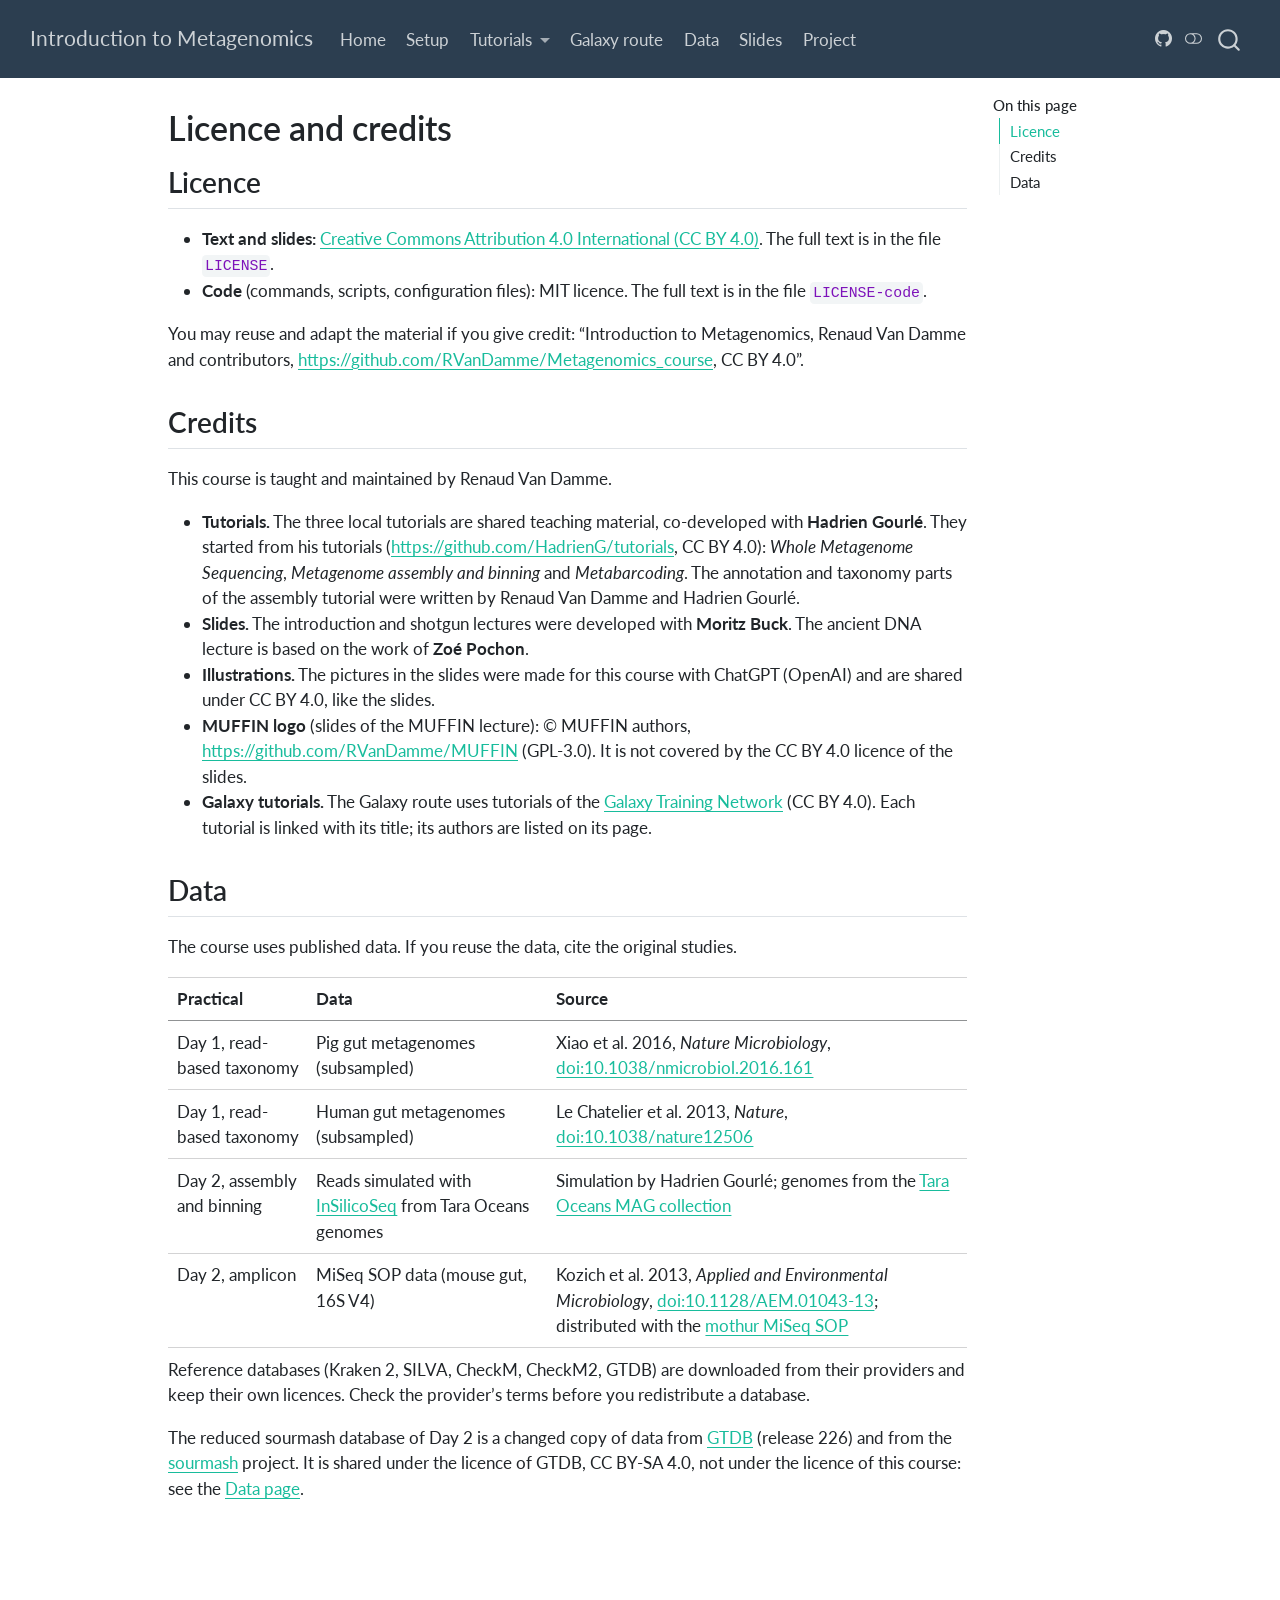
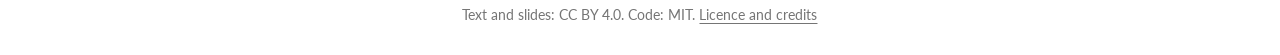
<file: ATTRIBUTION.html>
<!DOCTYPE html>
<html xmlns="http://www.w3.org/1999/xhtml" lang="en" xml:lang="en"><head>

<meta charset="utf-8">
<meta name="generator" content="quarto-1.11.9">

<meta name="viewport" content="width=device-width, initial-scale=1.0, user-scalable=yes">


<title>Licence and credits – Introduction to Metagenomics</title>
<style>
/* Default styles provided by pandoc.
** See https://pandoc.org/MANUAL.html#variables-for-html for config info.
*/
span.smallcaps{font-variant: small-caps;}
div.columns{display: flex; gap: 1.5em;}
div.column{flex: auto;}
@media screen {
div.columns{gap: min(4vw, 1.5em);}
div.column{overflow-x: auto;}
}
div.hanging-indent{margin-left: 1.5em; text-indent: -1.5em;}
ul.task-list{list-style: none;}
ul.task-list li input[type="checkbox"] {
  width: 0.8em;
  margin: 0 0.8em 0.2em -1em; /* quarto-specific, see https://github.com/quarto-dev/quarto-cli/issues/4556 */ 
  vertical-align: middle;
}
</style>


<script src="site_libs/quarto-nav/quarto-nav.js"></script>
<script src="site_libs/quarto-nav/headroom.min.js"></script>
<script src="site_libs/clipboard/clipboard.min.js"></script>
<script src="site_libs/quarto-search/autocomplete.umd.js"></script>
<script src="site_libs/quarto-search/fuse.min.js"></script>
<script src="site_libs/quarto-search/quarto-search.js"></script>
<meta name="quarto:offset" content="./">
<script src="site_libs/quarto-html/quarto.js" type="module"></script>
<script src="site_libs/quarto-html/tabsets/tabsets.js" type="module"></script>
<script src="site_libs/quarto-html/scrollable-regions/scrollable-regions.js" type="module"></script>
<script src="site_libs/quarto-html/popper.min.js"></script>
<script src="site_libs/quarto-html/tippy.umd.min.js"></script>
<script src="site_libs/quarto-html/anchor.min.js"></script>
<link href="site_libs/quarto-html/tippy.css" rel="stylesheet">
<link href="site_libs/quarto-html/quarto-syntax-highlighting-63b5708e65d6cd79cd7618c58d0c21e7.css" rel="stylesheet" class="quarto-color-scheme" id="quarto-text-highlighting-styles">
<link href="site_libs/quarto-html/quarto-syntax-highlighting-dark-447e42e69aaa9833c0ba1b986f430b20.css" rel="stylesheet" class="quarto-color-scheme quarto-color-alternate" id="quarto-text-highlighting-styles">
<link href="site_libs/quarto-html/quarto-syntax-highlighting-63b5708e65d6cd79cd7618c58d0c21e7.css" rel="stylesheet" class="quarto-color-scheme-extra" id="quarto-text-highlighting-styles">
<script src="site_libs/bootstrap/bootstrap.min.js"></script>
<link href="site_libs/bootstrap/bootstrap-icons.css" rel="stylesheet">
<link href="site_libs/bootstrap/bootstrap-37d22064f0015095e5899644136972f5.min.css" rel="stylesheet" append-hash="true" class="quarto-color-scheme" id="quarto-bootstrap" data-mode="light">
<link href="site_libs/bootstrap/bootstrap-dark-3d5da8a0c3bc4296215f21ddfe68f596.min.css" rel="stylesheet" append-hash="true" class="quarto-color-scheme quarto-color-alternate" id="quarto-bootstrap" data-mode="dark">
<link href="site_libs/bootstrap/bootstrap-37d22064f0015095e5899644136972f5.min.css" rel="stylesheet" append-hash="true" class="quarto-color-scheme-extra" id="quarto-bootstrap" data-mode="light">
<script id="quarto-search-options" type="application/json">{
  "location": "navbar",
  "copy-button": false,
  "collapse-after": 3,
  "panel-placement": "end",
  "type": "overlay",
  "limit": 50,
  "keyboard-shortcut": [
    "f",
    "/",
    "s"
  ],
  "show-item-context": false,
  "language": {
    "search-no-results-text": "No results",
    "search-matching-documents-text": "matching documents",
    "search-copy-link-title": "Copy link to search",
    "search-hide-matches-text": "Hide additional matches",
    "search-more-match-text": "more match in this document",
    "search-more-matches-text": "more matches in this document",
    "search-clear-button-title": "Clear",
    "search-text-placeholder": "",
    "search-detached-cancel-button-title": "Cancel",
    "search-submit-button-title": "Submit",
    "search-label": "Search"
  }
}</script>


</head>

<body class="nav-fixed quarto-light"><a id="quarto-skip-link" class="visually-hidden-focusable" href="#quarto-document-content">Skip to main content</a><script id="quarto-html-before-body" type="application/javascript">
    const toggleBodyColorMode = (bsSheetEl) => {
      const mode = bsSheetEl.getAttribute("data-mode");
      const bodyEl = window.document.querySelector("body");
      if (mode === "dark") {
        bodyEl.classList.add("quarto-dark");
        bodyEl.classList.remove("quarto-light");
      } else {
        bodyEl.classList.add("quarto-light");
        bodyEl.classList.remove("quarto-dark");
      }
    }
    const toggleBodyColorPrimary = () => {
      const bsSheetEl = window.document.querySelector("link#quarto-bootstrap:not([rel=disabled-stylesheet])");
      if (bsSheetEl) {
        toggleBodyColorMode(bsSheetEl);
      }
    }
    const setColorSchemeToggle = (alternate) => {
      const toggles = window.document.querySelectorAll('.quarto-color-scheme-toggle');
      for (let i=0; i < toggles.length; i++) {
        const toggle = toggles[i];
        if (toggle) {
          toggle.setAttribute("aria-checked", alternate ? "true" : "false");
          if (alternate) {
            toggle.classList.add("alternate");
          } else {
            toggle.classList.remove("alternate");
          }
        }
      }
    };
    const toggleColorMode = (alternate) => {
      // Switch the stylesheets
      const primaryStylesheets = window.document.querySelectorAll('link.quarto-color-scheme:not(.quarto-color-alternate)');
      const alternateStylesheets = window.document.querySelectorAll('link.quarto-color-scheme.quarto-color-alternate');
      manageTransitions('#quarto-margin-sidebar .nav-link', false);
      if (alternate) {
        // note: dark is layered on light, we don't disable primary!
        enableStylesheet(alternateStylesheets);
        for (const sheetNode of alternateStylesheets) {
          if (sheetNode.id === "quarto-bootstrap") {
            toggleBodyColorMode(sheetNode);
          }
        }
      } else {
        disableStylesheet(alternateStylesheets);
        enableStylesheet(primaryStylesheets)
        toggleBodyColorPrimary();
      }
      manageTransitions('#quarto-margin-sidebar .nav-link', true);
      // Switch the toggles
      setColorSchemeToggle(alternate)
    }
    // Hack to workaround the fact that safari doesn't
    // properly recolor the scrollbar when toggling (#1455).
    // Not run on load: stylesheets are set before first paint there, and
    // scrolling would undo the scroll to a URL fragment (#14973).
    // The one pixel nudge keeps the reader where they were.
    const refreshSafariScrollbar = () => {
      if (navigator.userAgent.indexOf('Safari') > 0 && navigator.userAgent.indexOf('Chrome') == -1) {
        manageTransitions("body", false);
        const scrollY = window.scrollY;
        window.scrollTo(0, scrollY > 0 ? scrollY - 1 : 1);
        setTimeout(() => {
          window.scrollTo(0, scrollY);
          manageTransitions("body", true);
        }, 40);
      }
    }
    const disableStylesheet = (stylesheets) => {
      for (let i=0; i < stylesheets.length; i++) {
        const stylesheet = stylesheets[i];
        stylesheet.rel = 'disabled-stylesheet';
      }
    }
    const enableStylesheet = (stylesheets) => {
      for (let i=0; i < stylesheets.length; i++) {
        const stylesheet = stylesheets[i];
        if(stylesheet.rel !== 'stylesheet') { // for Chrome, which will still FOUC without this check
          stylesheet.rel = 'stylesheet';
        }
      }
    }
    const manageTransitions = (selector, allowTransitions) => {
      const els = window.document.querySelectorAll(selector);
      for (let i=0; i < els.length; i++) {
        const el = els[i];
        if (allowTransitions) {
          el.classList.remove('notransition');
        } else {
          el.classList.add('notransition');
        }
      }
    }
    const isFileUrl = () => {
      return window.location.protocol === 'file:';
    }
    const hasAlternateSentinel = () => {
      let styleSentinel = getColorSchemeSentinel();
      if (styleSentinel !== null) {
        return styleSentinel === "alternate";
      } else {
        return false;
      }
    }
    const setStyleSentinel = (alternate) => {
      const value = alternate ? "alternate" : "default";
      if (!isFileUrl()) {
        window.localStorage.setItem("quarto-color-scheme", value);
      } else {
        localAlternateSentinel = value;
      }
    }
    const getColorSchemeSentinel = () => {
      if (!isFileUrl()) {
        const storageValue = window.localStorage.getItem("quarto-color-scheme");
        return storageValue != null ? storageValue : localAlternateSentinel;
      } else {
        return localAlternateSentinel;
      }
    }
    const toggleGiscusIfUsed = (isAlternate, darkModeDefault) => {
      const baseTheme = document.querySelector('#giscus-base-theme')?.value ?? 'light';
      const alternateTheme = document.querySelector('#giscus-alt-theme')?.value ?? 'dark';
      let newTheme = '';
      if(authorPrefersDark) {
        newTheme = isAlternate ? baseTheme : alternateTheme;
      } else {
        newTheme = isAlternate ? alternateTheme : baseTheme;
      }
      const changeGiscusTheme = () => {
        // From: https://github.com/giscus/giscus/issues/336
        const sendMessage = (message) => {
          const iframe = document.querySelector('iframe.giscus-frame');
          if (!iframe) return;
          iframe.contentWindow.postMessage({ giscus: message }, 'https://giscus.app');
        }
        sendMessage({
          setConfig: {
            theme: newTheme
          }
        });
      }
      const isGiscussLoaded = window.document.querySelector('iframe.giscus-frame') !== null;
      if (isGiscussLoaded) {
        changeGiscusTheme();
      }
    };
    const authorPrefersDark = false;
    const darkModeDefault = authorPrefersDark;
      document.querySelector('link#quarto-text-highlighting-styles.quarto-color-scheme-extra').rel = 'disabled-stylesheet';
      document.querySelector('link#quarto-bootstrap.quarto-color-scheme-extra').rel = 'disabled-stylesheet';
    let localAlternateSentinel = darkModeDefault ? 'alternate' : 'default';
    // Dark / light mode switch
    window.quartoToggleColorScheme = () => {
      // Read the current dark / light value
      let toAlternate = !hasAlternateSentinel();
      toggleColorMode(toAlternate);
      refreshSafariScrollbar();
      setStyleSentinel(toAlternate);
      toggleGiscusIfUsed(toAlternate, darkModeDefault);
      window.dispatchEvent(new Event('resize'));
    };
    // Switch to dark mode if need be
    if (hasAlternateSentinel()) {
      toggleColorMode(true);
    } else {
      toggleColorMode(false);
    }
  </script>

<div id="quarto-search-results"></div>
  <header id="quarto-header" class="headroom fixed-top">
    <nav class="navbar navbar-expand-lg " data-bs-theme="dark" aria-label="Site">
      <div class="navbar-container container-fluid">
      <div class="navbar-brand-container mx-auto">
    <a class="navbar-brand" href="./index.html">
    <span class="navbar-title">Introduction to Metagenomics</span>
    </a>
  </div>
          <button class="navbar-toggler" type="button" data-bs-toggle="collapse" data-bs-target="#navbarCollapse" aria-controls="navbarCollapse" aria-expanded="false" aria-label="Toggle navigation" onclick="if (window.quartoToggleHeadroom) { window.quartoToggleHeadroom(); }">
  <span class="navbar-toggler-icon"></span>
</button>
          <div class="collapse navbar-collapse" id="navbarCollapse">
            <ul class="navbar-nav navbar-nav-scroll me-auto">
  <li class="nav-item">
    <a class="nav-link" href="./index.html"> 
<span class="menu-text">Home</span></a>
  </li>  
  <li class="nav-item">
    <a class="nav-link" href="./setup.html"> 
<span class="menu-text">Setup</span></a>
  </li>  
  <li class="nav-item dropdown ">
    <a class="nav-link dropdown-toggle" href="#" id="nav-menu-tutorials" role="link" data-bs-toggle="dropdown" aria-expanded="false">
 <span class="menu-text">Tutorials</span>
    </a>
    <ul class="dropdown-menu" aria-labelledby="nav-menu-tutorials">    
        <li>
    <a class="dropdown-item" href="./tutorials/d1-read-taxonomy.html">
 <span class="dropdown-text">Day 1: read-based taxonomy</span></a>
  </li>  
        <li>
    <a class="dropdown-item" href="./tutorials/d2-assembly-binning.html">
 <span class="dropdown-text">Day 2: assembly and binning</span></a>
  </li>  
        <li>
    <a class="dropdown-item" href="./tutorials/d2-amplicon-dada2.html">
 <span class="dropdown-text">Day 2: amplicon sequencing (DADA2)</span></a>
  </li>  
    </ul>
  </li>
  <li class="nav-item">
    <a class="nav-link" href="./galaxy.html"> 
<span class="menu-text">Galaxy route</span></a>
  </li>  
  <li class="nav-item">
    <a class="nav-link" href="./data/README.html"> 
<span class="menu-text">Data</span></a>
  </li>  
  <li class="nav-item">
    <a class="nav-link" href="./slides.html"> 
<span class="menu-text">Slides</span></a>
  </li>  
  <li class="nav-item">
    <a class="nav-link" href="./project.html"> 
<span class="menu-text">Project</span></a>
  </li>  
</ul>
          </div> <!-- /navcollapse -->
            <div class="quarto-navbar-tools">
    <a href="https://github.com/RVanDamme/Metagenomics_course" title="" class="quarto-navigation-tool px-1" aria-label=""><i class="bi bi-github"></i></a>
  <button type="button" role="switch" aria-checked="false" class="quarto-color-scheme-toggle quarto-navigation-tool  px-1" onclick="window.quartoToggleColorScheme(); return false;" title="Toggle dark mode" aria-label="Toggle dark mode"><i class="bi"></i></button>
</div>
            <div id="quarto-search" class="" title="Search"></div>
      </div> <!-- /container-fluid -->
    </nav>
</header>
<!-- content -->
<div id="quarto-content" class="quarto-container page-columns page-rows-contents page-layout-article page-navbar">
<!-- sidebar -->
<!-- margin-sidebar -->
    <div id="quarto-margin-sidebar" class="sidebar margin-sidebar">
        <nav id="TOC" role="doc-toc" aria-labelledby="toc-title" class="toc-active">
    <h2 id="toc-title">On this page</h2>
   
  <ul>
  <li><a href="#licence" id="toc-licence" class="nav-link active" data-scroll-target="#licence">Licence</a></li>
  <li><a href="#credits" id="toc-credits" class="nav-link" data-scroll-target="#credits">Credits</a></li>
  <li><a href="#data" id="toc-data" class="nav-link" data-scroll-target="#data">Data</a></li>
  </ul>
</nav>
    </div>
<!-- main -->
<main class="content" id="quarto-document-content" tabindex="-1">


<header id="title-block-header" class="quarto-title-block default">
<div class="quarto-title">
<h1 class="title">Licence and credits</h1>
</div>



<div class="quarto-title-meta">

    
  
    
  </div>
  


</header>


<section id="licence" class="level2">
<h2 class="anchored" data-anchor-id="licence">Licence</h2>
<ul>
<li><strong>Text and slides:</strong> <a href="https://creativecommons.org/licenses/by/4.0/">Creative Commons Attribution 4.0 International (CC BY 4.0)</a>. The full text is in the file <code>LICENSE</code>.</li>
<li><strong>Code</strong> (commands, scripts, configuration files): MIT licence. The full text is in the file <code>LICENSE-code</code>.</li>
</ul>
<p>You may reuse and adapt the material if you give credit: “Introduction to Metagenomics, Renaud Van Damme and contributors, <a href="https://github.com/RVanDamme/Metagenomics_course" class="uri">https://github.com/RVanDamme/Metagenomics_course</a>, CC BY 4.0”.</p>
</section>
<section id="credits" class="level2">
<h2 class="anchored" data-anchor-id="credits">Credits</h2>
<p>This course is taught and maintained by Renaud Van Damme.</p>
<ul>
<li><strong>Tutorials.</strong> The three local tutorials are shared teaching material, co-developed with <strong>Hadrien Gourlé</strong>. They started from his tutorials (<a href="https://github.com/HadrienG/tutorials" class="uri">https://github.com/HadrienG/tutorials</a>, CC BY 4.0): <em>Whole Metagenome Sequencing</em>, <em>Metagenome assembly and binning</em> and <em>Metabarcoding</em>. The annotation and taxonomy parts of the assembly tutorial were written by Renaud Van Damme and Hadrien Gourlé.</li>
<li><strong>Slides.</strong> The introduction and shotgun lectures were developed with <strong>Moritz Buck</strong>. The ancient DNA lecture is based on the work of <strong>Zoé Pochon</strong>.</li>
<li><strong>Illustrations.</strong> The pictures in the slides were made for this course with ChatGPT (OpenAI) and are shared under CC BY 4.0, like the slides.</li>
<li><strong>MUFFIN logo</strong> (slides of the MUFFIN lecture): © MUFFIN authors, <a href="https://github.com/RVanDamme/MUFFIN" class="uri">https://github.com/RVanDamme/MUFFIN</a> (GPL-3.0). It is not covered by the CC BY 4.0 licence of the slides.</li>
<li><strong>Galaxy tutorials.</strong> The Galaxy route uses tutorials of the <a href="https://training.galaxyproject.org">Galaxy Training Network</a> (CC BY 4.0). Each tutorial is linked with its title; its authors are listed on its page.</li>
</ul>
</section>
<section id="data" class="level2">
<h2 class="anchored" data-anchor-id="data">Data</h2>
<p>The course uses published data. If you reuse the data, cite the original studies.</p>
<table class="caption-top table">
<thead>
<tr class="header">
<th>Practical</th>
<th>Data</th>
<th>Source</th>
</tr>
</thead>
<tbody>
<tr class="odd">
<td>Day 1, read-based taxonomy</td>
<td>Pig gut metagenomes (subsampled)</td>
<td>Xiao et al.&nbsp;2016, <em>Nature Microbiology</em>, <a href="https://doi.org/10.1038/nmicrobiol.2016.161">doi:10.1038/nmicrobiol.2016.161</a></td>
</tr>
<tr class="even">
<td>Day 1, read-based taxonomy</td>
<td>Human gut metagenomes (subsampled)</td>
<td>Le Chatelier et al.&nbsp;2013, <em>Nature</em>, <a href="https://doi.org/10.1038/nature12506">doi:10.1038/nature12506</a></td>
</tr>
<tr class="odd">
<td>Day 2, assembly and binning</td>
<td>Reads simulated with <a href="https://insilicoseq.readthedocs.io">InSilicoSeq</a> from Tara Oceans genomes</td>
<td>Simulation by Hadrien Gourlé; genomes from the <a href="https://figshare.com/articles/TARA-NON-REDUNDANT-MAGs/4902923/1">Tara Oceans MAG collection</a></td>
</tr>
<tr class="even">
<td>Day 2, amplicon</td>
<td>MiSeq SOP data (mouse gut, 16S V4)</td>
<td>Kozich et al.&nbsp;2013, <em>Applied and Environmental Microbiology</em>, <a href="https://doi.org/10.1128/AEM.01043-13">doi:10.1128/AEM.01043-13</a>; distributed with the <a href="https://mothur.org/wiki/miseq_sop/">mothur MiSeq SOP</a></td>
</tr>
</tbody>
</table>
<p>Reference databases (Kraken 2, SILVA, CheckM, CheckM2, GTDB) are downloaded from their providers and keep their own licences. Check the provider’s terms before you redistribute a database.</p>
<p>The reduced sourmash database of Day 2 is a changed copy of data from <a href="https://gtdb.ecogenomic.org">GTDB</a> (release 226) and from the <a href="https://sourmash.readthedocs.io">sourmash</a> project. It is shared under the licence of GTDB, CC BY-SA 4.0, not under the licence of this course: see the <a href="./data/README.html#sourmash-db">Data page</a>.</p>


</section>

</main> <!-- /main -->
<script id="quarto-html-after-body" type="application/javascript">
  window.document.addEventListener("DOMContentLoaded", function (event) {
    // Ensure there is a toggle, if there isn't float one in the top right
    if (window.document.querySelector('.quarto-color-scheme-toggle') === null) {
      const toggle = window.document.createElement('button');
      toggle.type = "button";
      toggle.setAttribute("role", "switch");
      toggle.setAttribute("aria-checked", "false");
      toggle.classList.add('top-right');
      toggle.classList.add('quarto-color-scheme-toggle');
      toggle.setAttribute("aria-label", "Toggle dark mode");
      toggle.onclick = function() { try { window.quartoToggleColorScheme(); } catch {} return false; };
      const i = window.document.createElement("i");
      i.classList.add('bi');
      toggle.appendChild(i);
      // Put the toggle in a landmark of its own, so that landmark navigation
      // can reach it.
      //
      // The container is always a fresh direct child of body, and the toggle is
      // never moved into page furniture that the theme or the author controls.
      // The toggle is positioned against the page, so any ancestor that
      // establishes a containing block captures it: a positioned element or a
      // grid for position: absolute, and transform, filter, will-change or
      // contain for position: fixed. A direct child of body has none of these
      // to inherit, and the shift when one appears is silent and visual.
      //
      // ARIA says a document should have at most one banner, and axe reports a
      // duplicate whether or not the banners carry distinct labels. So use a
      // header when the page has no banner yet, and a named region otherwise.
      //
      // A header is a banner wherever it sits, unless it is inside sectioning
      // content, so this cannot just look at the children of body: a custom
      // page layout wraps the title block header in a plain div. An explicit
      // role="banner" always counts.
      const sectioning = 'article, aside, main, nav, section, [role="article"], [role="complementary"], [role="main"], [role="navigation"], [role="region"]';
      const hasBanner = Array.from(
        window.document.querySelectorAll('header:not([role]), [role="banner"]')
      ).some(function(el) {
        return el.hasAttribute("role") || el.closest(sectioning) === null;
      });
      const container = window.document.createElement(hasBanner ? "div" : "header");
      if (hasBanner) {
        container.setAttribute("role", "region");
        container.setAttribute("aria-label", "Toggle dark mode");
      }
      container.classList.add('quarto-color-scheme-toggle-container');
      container.appendChild(toggle);
      window.document.body.appendChild(container);
    }
    setColorSchemeToggle(hasAlternateSentinel())
    const icon = "";
    const anchorJS = new window.AnchorJS();
    anchorJS.options = {
      placement: 'right',
      icon: icon
    };
    anchorJS.add('.anchored');
    const isCodeAnnotation = (el) => {
      for (const clz of el.classList) {
        if (clz.startsWith('code-annotation-')) {                     
          return true;
        }
      }
      return false;
    }
    const onCopySuccess = function(e) {
      // button target
      const button = e.trigger;
      // don't keep focus
      button.blur();
      // flash "checked"
      button.classList.add('code-copy-button-checked');
      var currentTitle = button.getAttribute("title");
      button.setAttribute("title", "Copied!");
      let tooltip;
      if (window.bootstrap) {
        button.setAttribute("data-bs-toggle", "tooltip");
        button.setAttribute("data-bs-placement", "left");
        button.setAttribute("data-bs-title", "Copied!");
        tooltip = new bootstrap.Tooltip(button, 
          { trigger: "manual", 
            customClass: "code-copy-button-tooltip",
            offset: [0, -8]});
        tooltip.show();    
      }
      setTimeout(function() {
        if (tooltip) {
          tooltip.hide();
          button.removeAttribute("data-bs-title");
          button.removeAttribute("data-bs-toggle");
          button.removeAttribute("data-bs-placement");
        }
        button.setAttribute("title", currentTitle);
        button.classList.remove('code-copy-button-checked');
      }, 1000);
      // clear code selection
      e.clearSelection();
    }
    const getTextToCopy = function(trigger) {
      const outerScaffold = trigger.parentElement.cloneNode(true);
      const codeEl = outerScaffold.querySelector('code');
      for (const childEl of codeEl.children) {
        if (isCodeAnnotation(childEl)) {
          childEl.remove();
        }
      }
      return codeEl.innerText;
    }
    const clipboard = new window.ClipboardJS('.code-copy-button:not([data-in-quarto-modal])', {
      text: getTextToCopy
    });
    clipboard.on('success', onCopySuccess);
    if (window.document.getElementById('quarto-embedded-source-code-modal')) {
      const clipboardModal = new window.ClipboardJS('.code-copy-button[data-in-quarto-modal]', {
        text: getTextToCopy,
        container: window.document.getElementById('quarto-embedded-source-code-modal')
      });
      clipboardModal.on('success', onCopySuccess);
    }
      var localhostRegex = new RegExp(/^(?:http|https):\/\/localhost\:?[0-9]*\//);
      var mailtoRegex = new RegExp(/^mailto:/);
        var filterRegex = new RegExp("https:\/\/rvandamme\.github\.io\/Metagenomics_course\/");
      const newWindowLabel = "(opens in a new tab)";
      const newWindowNoteId = "quarto-ext-newwindow-label";
      // Links reference one hidden label through aria-describedby, so the
      // announcement never changes their accessible name.
      var describeNewWindow = (link) => {
        if (!window.document.getElementById(newWindowNoteId)) {
          var newWindowNote = window.document.createElement("span");
          newWindowNote.id = newWindowNoteId;
          newWindowNote.hidden = true;
          newWindowNote.textContent = newWindowLabel;
          window.document.body.appendChild(newWindowNote);
        }
        var describedBy = (link.getAttribute("aria-describedby") || "").split(/\s+/).filter(Boolean);
        if (!describedBy.includes(newWindowNoteId)) {
          describedBy.push(newWindowNoteId);
          link.setAttribute("aria-describedby", describedBy.join(" "));
        }
      }
      var isInternal = (href) => {
          return filterRegex.test(href) || localhostRegex.test(href) || mailtoRegex.test(href);
      }
      // Inspect non-navigation links and adorn them if external
      window.quartoDecorateExternalLinks = function (root) {
     var links = (root || window.document).querySelectorAll('a[href]:not(.nav-link):not(.navbar-brand):not(.toc-action):not(.sidebar-link):not(.sidebar-item-toggle):not(.pagination-link):not(.no-external):not([aria-hidden]):not(.dropdown-item):not(.quarto-navigation-tool):not(.about-link)');
      for (var i=0; i<links.length; i++) {
        const link = links[i];
        if (!isInternal(link.href)) {
          // undo the damage that might have been done by quarto-nav.js in the case of
          // links that we want to consider external
          if (link.dataset.originalHref !== undefined) {
            link.href = link.dataset.originalHref;
          }
            // target, if specified
            link.setAttribute("target", "_blank");
            if (link.getAttribute("rel") === null) {
              link.setAttribute("rel", "noopener");
            }
            describeNewWindow(link);
          if (!link.classList.contains('no-external-icon')) {
          }
        }
      }
      };
      window.quartoDecorateExternalLinks(window.document);
    // Esc closes the popup (WCAG 1.4.13) and focus leaving both trigger and
    // popup closes it (WCAG 2.4.11); tippy handles neither for interactive popups.
    const hideOnEscAndFocusOut = {
      name: 'hideOnEscAndFocusOut',
      defaultValue: true,
      fn(instance) {
        const dismiss = () => {
          // A show scheduled by the trigger delay would otherwise reopen it
          instance.clearDelayTimeouts();
          instance.hide();
        };
        const onKeyDown = (event) => {
          if (event.key !== 'Escape') {
            return;
          }
          // Keep Esc from also reaching page handlers (e.g. reveal.js overview),
          // except an open reveal.js slide menu, which Esc should close too.
          // The menu handles keys only when its keyboard option is on.
          const menuHandlesEsc = window.Reveal?.getPlugin?.('menu')?.isOpen() &&
            window.Reveal.getConfig().menu?.keyboard !== false;
          if (!menuHandlesEsc) {
            event.stopPropagation();
          }
          if (instance.popper.contains(window.document.activeElement)) {
            // Disabled while refocusing so the focus trigger does not reopen it
            instance.disable();
            instance.reference.focus();
            instance.enable();
          }
          dismiss();
        };
        const onFocusOut = (event) => {
          const target = event.relatedTarget;
          if (target && !instance.reference.contains(target) &&
              !instance.popper.contains(target)) {
            dismiss();
          }
        };
        // On the trigger too: a click trigger (code-annotations: select) has no
        // blur handling. Attached for the instance's lifetime so leaving the
        // trigger also cancels a show still pending on the trigger delay.
        instance.reference.addEventListener('focusout', onFocusOut);
        return {
          onShow() {
            window.document.addEventListener('keydown', onKeyDown, true);
            instance.popper.addEventListener('focusout', onFocusOut);
          },
          onHide() {
            window.document.removeEventListener('keydown', onKeyDown, true);
            instance.popper.removeEventListener('focusout', onFocusOut);
          },
          onDestroy() {
            instance.reference.removeEventListener('focusout', onFocusOut);
          },
        };
      },
    };
    function tippyHover(el, contentFn, onTriggerFn, onUntriggerFn) {
      const config = {
        allowHTML: true,
        maxWidth: 500,
        delay: 100,
        arrow: false,
        appendTo: function(el) {
            return el.parentElement;
        },
        interactive: true,
        interactiveBorder: 10,
        theme: 'quarto',
        placement: 'bottom-start',
        plugins: [hideOnEscAndFocusOut],
      };
      if (contentFn) {
        config.content = contentFn;
      }
      if (onTriggerFn) {
        config.onTrigger = onTriggerFn;
      }
      if (onUntriggerFn) {
        config.onUntrigger = onUntriggerFn;
      }
      window.tippy(el, config); 
    }
    const noterefs = window.document.querySelectorAll('a[role="doc-noteref"]');
    for (var i=0; i<noterefs.length; i++) {
      const ref = noterefs[i];
      tippyHover(ref, function() {
        // use id or data attribute instead here
        let href = ref.getAttribute('data-footnote-href') || ref.getAttribute('href');
        try { href = new URL(href).hash; } catch {}
        const id = href.replace(/^#\/?/, "");
        const note = window.document.getElementById(id);
        if (note) {
          return note.innerHTML;
        } else {
          return "";
        }
      });
    }
    const xrefs = window.document.querySelectorAll('a.quarto-xref');
    const processXRef = (id, note) => {
      // Strip column container classes
      const stripColumnClz = (el) => {
        el.classList.remove("page-full", "page-columns");
        if (el.children) {
          for (const child of el.children) {
            stripColumnClz(child);
          }
        }
      }
      stripColumnClz(note)
      if (id === null || id.startsWith('sec-')) {
        // Special case sections, only their first couple elements
        const container = document.createElement("div");
        if (note.children && note.children.length > 2) {
          container.appendChild(note.children[0].cloneNode(true));
          for (let i = 1; i < note.children.length; i++) {
            const child = note.children[i];
            if (child.tagName === "P" && child.innerText === "") {
              continue;
            } else {
              container.appendChild(child.cloneNode(true));
              break;
            }
          }
          if (window.Quarto?.typesetMath) {
            window.Quarto.typesetMath(container);
          }
          return container.innerHTML
        } else {
          if (window.Quarto?.typesetMath) {
            window.Quarto.typesetMath(note);
          }
          return note.innerHTML;
        }
      } else {
        // Remove any anchor links if they are present
        const anchorLink = note.querySelector('a.anchorjs-link');
        if (anchorLink) {
          anchorLink.remove();
        }
        if (window.Quarto?.typesetMath) {
          window.Quarto.typesetMath(note);
        }
        if (note.classList.contains("callout")) {
          return note.outerHTML;
        } else {
          return note.innerHTML;
        }
      }
    }
    for (var i=0; i<xrefs.length; i++) {
      const xref = xrefs[i];
      tippyHover(xref, undefined, function(instance) {
        instance.disable();
        let url = xref.getAttribute('href');
        let hash = undefined; 
        if (url.startsWith('#')) {
          hash = url;
        } else {
          try { hash = new URL(url).hash; } catch {}
        }
        if (hash) {
          const id = hash.replace(/^#\/?/, "");
          const note = window.document.getElementById(id);
          if (note !== null) {
            try {
              const html = processXRef(id, note.cloneNode(true));
              instance.setContent(html);
            } finally {
              instance.enable();
              instance.show();
            }
          } else {
            // See if we can fetch this
            fetch(url.split('#')[0])
            .then(res => res.text())
            .then(html => {
              const parser = new DOMParser();
              const htmlDoc = parser.parseFromString(html, "text/html");
              const note = htmlDoc.getElementById(id);
              if (note !== null) {
                const html = processXRef(id, note);
                instance.setContent(html);
              } 
            }).finally(() => {
              instance.enable();
              instance.show();
            });
          }
        } else {
          // See if we can fetch a full url (with no hash to target)
          // This is a special case and we should probably do some content thinning / targeting
          fetch(url)
          .then(res => res.text())
          .then(html => {
            const parser = new DOMParser();
            const htmlDoc = parser.parseFromString(html, "text/html");
            const note = htmlDoc.querySelector('main.content');
            if (note !== null) {
              // This should only happen for chapter cross references
              // (since there is no id in the URL)
              // remove the first header
              if (note.children.length > 0 && note.children[0].tagName === "HEADER") {
                note.children[0].remove();
              }
              const html = processXRef(null, note);
              instance.setContent(html);
            } 
          }).finally(() => {
            instance.enable();
            instance.show();
          });
        }
      }, function(instance) {
      });
    }
        let selectedAnnoteEl;
        const selectorForAnnotation = ( cell, annotation) => {
          let cellAttr = 'data-code-cell="' + cell + '"';
          let lineAttr = 'data-code-annotation="' +  annotation + '"';
          const selector = 'span[' + cellAttr + '][' + lineAttr + ']';
          return selector;
        }
        const selectCodeLines = (annoteEl) => {
          const doc = window.document;
          const targetCell = annoteEl.getAttribute("data-target-cell");
          const targetAnnotation = annoteEl.getAttribute("data-target-annotation");
          const annoteSpan = window.document.querySelector(selectorForAnnotation(targetCell, targetAnnotation));
          const lines = annoteSpan.getAttribute("data-code-lines").split(",");
          const lineIds = lines.map((line) => {
            return targetCell + "-" + line;
          })
          // Each band is positioned against its own containing block, which is
          // not the offsetParent of the lines, so place it from client rects.
          const placeBand = (band, firstEl, lastEl, codeBlock) => {
            const container = band.offsetParent;
            if (container === null) {
              return;
            }
            const containerRect = container.getBoundingClientRect();
            // Reveal.js scales slides with a transform, so convert client
            // pixels back to the CSS pixels of the container.
            const scale = containerRect.height / container.offsetHeight || 1;
            const firstRect = firstEl.getBoundingClientRect();
            const lastRect = lastEl.getBoundingClientRect();
            const top = (firstRect.top - containerRect.top) / scale - container.clientTop + container.scrollTop;
            const height = (lastRect.bottom - firstRect.top) / scale;
            band.style.top = top - 2 + "px";
            band.style.height = height + 4 + "px";
            if (codeBlock) {
              // Without the copy button wrapper, the containing block is wider
              // than the code block, so span the code block explicitly.
              const blockRect = codeBlock.getBoundingClientRect();
              band.style.left = (blockRect.left - containerRect.left) / scale - container.clientLeft + container.scrollLeft + "px";
              band.style.width = blockRect.width / scale + "px";
            }
          };
          if (lineIds.length > 0) {
            const el = window.document.getElementById(lineIds[0]);
            const lastEl = window.document.getElementById(lineIds[lineIds.length - 1]);
            const parent = el.parentElement.parentElement;
            // cook up a div (if necessary) and position it
            let div = window.document.getElementById("code-annotation-line-highlight");
            if (div === null) {
              div = window.document.createElement("div");
              div.setAttribute("id", "code-annotation-line-highlight");
              div.style.position = 'absolute';
              parent.appendChild(div);
            }
            placeBand(div, el, lastEl, parent.closest("div.sourceCode") || parent);
            let gutterDiv = window.document.getElementById("code-annotation-line-highlight-gutter");
            if (gutterDiv === null) {
              gutterDiv = window.document.createElement("div");
              gutterDiv.setAttribute("id", "code-annotation-line-highlight-gutter");
              gutterDiv.style.position = 'absolute';
              const codeCell = window.document.getElementById(targetCell);
              const gutter = codeCell.querySelector('.code-annotation-gutter');
              gutter.appendChild(gutterDiv);
            }
            placeBand(gutterDiv, el, lastEl);
            selectedAnnoteEl = annoteEl;
          }
        };
        const unselectCodeLines = () => {
          const elementsIds = ["code-annotation-line-highlight", "code-annotation-line-highlight-gutter"];
          elementsIds.forEach((elId) => {
            const div = window.document.getElementById(elId);
            if (div) {
              div.remove();
            }
          });
          selectedAnnoteEl = undefined;
        };
          // Handle positioning of the toggle
      window.addEventListener(
        "resize",
        throttle(() => {
          elRect = undefined;
          if (selectedAnnoteEl) {
            selectCodeLines(selectedAnnoteEl);
          }
        }, 10)
      );
      function throttle(fn, ms) {
      let throttle = false;
      let timer;
        return (...args) => {
          if(!throttle) { // first call gets through
              fn.apply(this, args);
              throttle = true;
          } else { // all the others get throttled
              if(timer) clearTimeout(timer); // cancel #2
              timer = setTimeout(() => {
                fn.apply(this, args);
                timer = throttle = false;
              }, ms);
          }
        };
      }
        // Attach click handler to the DT
        const annoteDls = window.document.querySelectorAll('dt[data-target-cell]');
        for (const annoteDlNode of annoteDls) {
          annoteDlNode.addEventListener('click', (event) => {
            const clickedEl = event.target;
            if (clickedEl !== selectedAnnoteEl) {
              unselectCodeLines();
              const activeEl = window.document.querySelector('dt[data-target-cell].code-annotation-active');
              if (activeEl) {
                activeEl.classList.remove('code-annotation-active');
              }
              selectCodeLines(clickedEl);
              clickedEl.classList.add('code-annotation-active');
            } else {
              // Unselect the line
              unselectCodeLines();
              clickedEl.classList.remove('code-annotation-active');
            }
          });
        }
    const findCites = (el) => {
      const parentEl = el.parentElement;
      if (parentEl) {
        const cites = parentEl.dataset.cites;
        if (cites) {
          return {
            el,
            cites: cites.split(' ')
          };
        } else {
          return findCites(el.parentElement)
        }
      } else {
        return undefined;
      }
    };
    var bibliorefs = window.document.querySelectorAll('a[role="doc-biblioref"]');
    for (var i=0; i<bibliorefs.length; i++) {
      const ref = bibliorefs[i];
      const citeInfo = findCites(ref);
      if (citeInfo) {
        tippyHover(citeInfo.el, function() {
          var popup = window.document.createElement('div');
          citeInfo.cites.forEach(function(cite) {
            var citeDiv = window.document.createElement('div');
            citeDiv.classList.add('hanging-indent');
            citeDiv.classList.add('csl-entry');
            var biblioDiv = window.document.getElementById('ref-' + cite);
            if (biblioDiv) {
              citeDiv.innerHTML = biblioDiv.innerHTML;
            }
            popup.appendChild(citeDiv);
          });
          return popup.innerHTML;
        });
      }
    }
  });
  </script>
  <script type="application/javascript">
  window.quartoScrollableRegionsLabels = {"code":"Scrollable code","output":"Scrollable output"};
  </script>
</div> <!-- /content -->
<footer class="footer">
  <div class="nav-footer">
    <div class="nav-footer-left">
      &nbsp;
    </div>   
    <div class="nav-footer-center">
<p>Text and slides: CC BY 4.0. Code: MIT. <a href="./ATTRIBUTION.html">Licence and credits</a></p>
</div>
    <div class="nav-footer-right">
      &nbsp;
    </div>
  </div>
</footer>




</body></html>
</file>
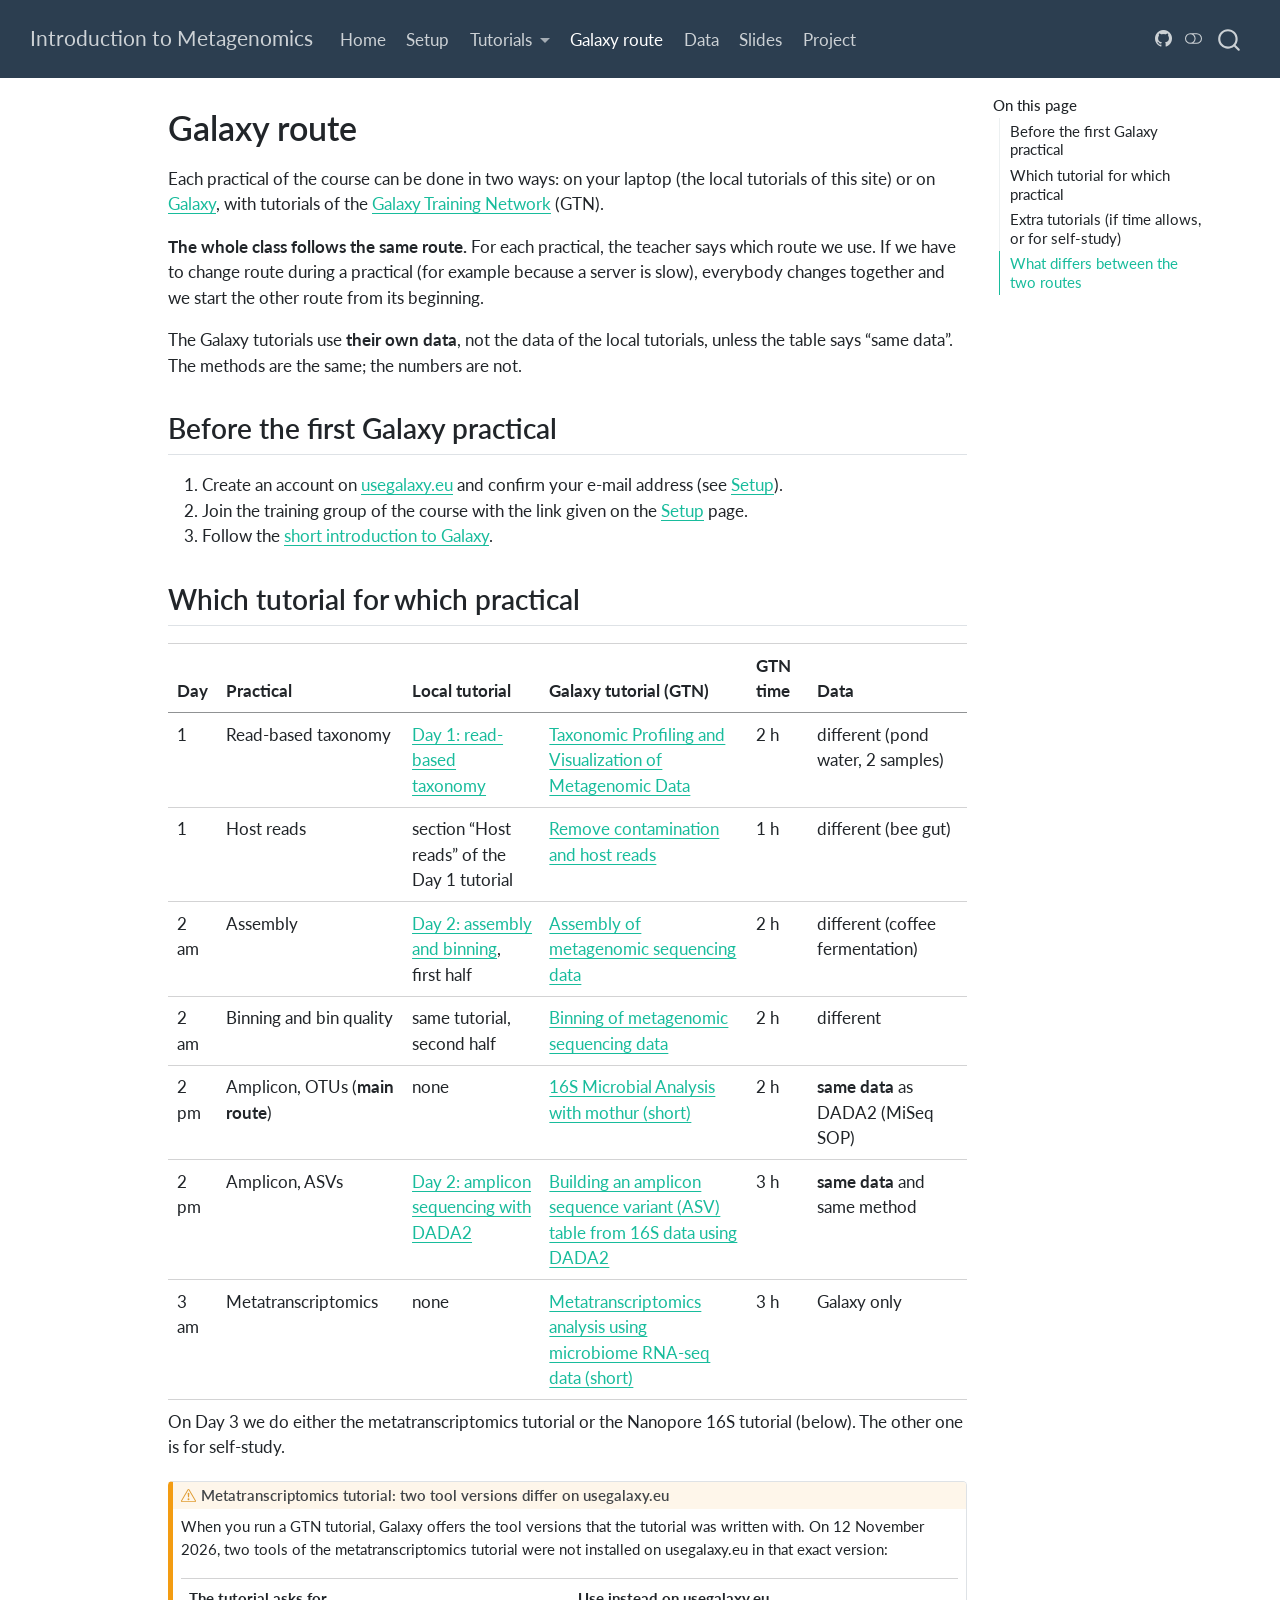
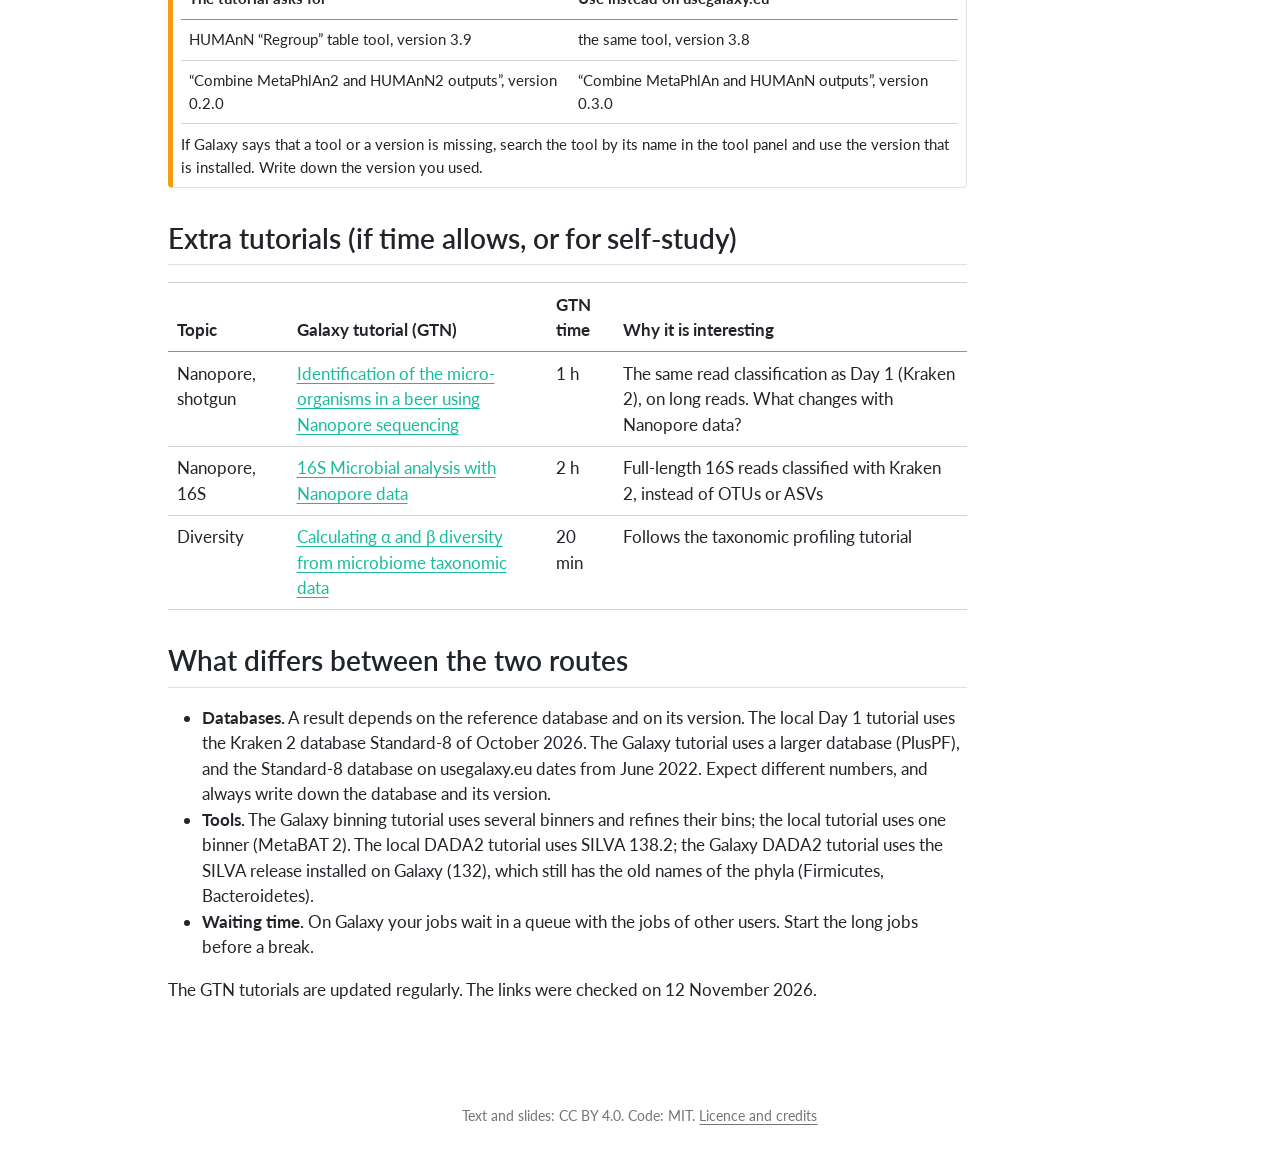
<file: galaxy.html>
<!DOCTYPE html>
<html xmlns="http://www.w3.org/1999/xhtml" lang="en" xml:lang="en"><head>

<meta charset="utf-8">
<meta name="generator" content="quarto-1.11.9">

<meta name="viewport" content="width=device-width, initial-scale=1.0, user-scalable=yes">


<title>Galaxy route – Introduction to Metagenomics</title>
<style>
/* Default styles provided by pandoc.
** See https://pandoc.org/MANUAL.html#variables-for-html for config info.
*/
span.smallcaps{font-variant: small-caps;}
div.columns{display: flex; gap: 1.5em;}
div.column{flex: auto;}
@media screen {
div.columns{gap: min(4vw, 1.5em);}
div.column{overflow-x: auto;}
}
div.hanging-indent{margin-left: 1.5em; text-indent: -1.5em;}
ul.task-list{list-style: none;}
ul.task-list li input[type="checkbox"] {
  width: 0.8em;
  margin: 0 0.8em 0.2em -1em; /* quarto-specific, see https://github.com/quarto-dev/quarto-cli/issues/4556 */ 
  vertical-align: middle;
}
</style>


<script src="site_libs/quarto-nav/quarto-nav.js"></script>
<script src="site_libs/quarto-nav/headroom.min.js"></script>
<script src="site_libs/clipboard/clipboard.min.js"></script>
<script src="site_libs/quarto-search/autocomplete.umd.js"></script>
<script src="site_libs/quarto-search/fuse.min.js"></script>
<script src="site_libs/quarto-search/quarto-search.js"></script>
<meta name="quarto:offset" content="./">
<script src="site_libs/quarto-html/quarto.js" type="module"></script>
<script src="site_libs/quarto-html/tabsets/tabsets.js" type="module"></script>
<script src="site_libs/quarto-html/scrollable-regions/scrollable-regions.js" type="module"></script>
<script src="site_libs/quarto-html/popper.min.js"></script>
<script src="site_libs/quarto-html/tippy.umd.min.js"></script>
<script src="site_libs/quarto-html/anchor.min.js"></script>
<link href="site_libs/quarto-html/tippy.css" rel="stylesheet">
<link href="site_libs/quarto-html/quarto-syntax-highlighting-63b5708e65d6cd79cd7618c58d0c21e7.css" rel="stylesheet" class="quarto-color-scheme" id="quarto-text-highlighting-styles">
<link href="site_libs/quarto-html/quarto-syntax-highlighting-dark-447e42e69aaa9833c0ba1b986f430b20.css" rel="stylesheet" class="quarto-color-scheme quarto-color-alternate" id="quarto-text-highlighting-styles">
<link href="site_libs/quarto-html/quarto-syntax-highlighting-63b5708e65d6cd79cd7618c58d0c21e7.css" rel="stylesheet" class="quarto-color-scheme-extra" id="quarto-text-highlighting-styles">
<script src="site_libs/bootstrap/bootstrap.min.js"></script>
<link href="site_libs/bootstrap/bootstrap-icons.css" rel="stylesheet">
<link href="site_libs/bootstrap/bootstrap-37d22064f0015095e5899644136972f5.min.css" rel="stylesheet" append-hash="true" class="quarto-color-scheme" id="quarto-bootstrap" data-mode="light">
<link href="site_libs/bootstrap/bootstrap-dark-3d5da8a0c3bc4296215f21ddfe68f596.min.css" rel="stylesheet" append-hash="true" class="quarto-color-scheme quarto-color-alternate" id="quarto-bootstrap" data-mode="dark">
<link href="site_libs/bootstrap/bootstrap-37d22064f0015095e5899644136972f5.min.css" rel="stylesheet" append-hash="true" class="quarto-color-scheme-extra" id="quarto-bootstrap" data-mode="light">
<script id="quarto-search-options" type="application/json">{
  "location": "navbar",
  "copy-button": false,
  "collapse-after": 3,
  "panel-placement": "end",
  "type": "overlay",
  "limit": 50,
  "keyboard-shortcut": [
    "f",
    "/",
    "s"
  ],
  "show-item-context": false,
  "language": {
    "search-no-results-text": "No results",
    "search-matching-documents-text": "matching documents",
    "search-copy-link-title": "Copy link to search",
    "search-hide-matches-text": "Hide additional matches",
    "search-more-match-text": "more match in this document",
    "search-more-matches-text": "more matches in this document",
    "search-clear-button-title": "Clear",
    "search-text-placeholder": "",
    "search-detached-cancel-button-title": "Cancel",
    "search-submit-button-title": "Submit",
    "search-label": "Search"
  }
}</script>


</head>

<body class="nav-fixed quarto-light"><a id="quarto-skip-link" class="visually-hidden-focusable" href="#quarto-document-content">Skip to main content</a><script id="quarto-html-before-body" type="application/javascript">
    const toggleBodyColorMode = (bsSheetEl) => {
      const mode = bsSheetEl.getAttribute("data-mode");
      const bodyEl = window.document.querySelector("body");
      if (mode === "dark") {
        bodyEl.classList.add("quarto-dark");
        bodyEl.classList.remove("quarto-light");
      } else {
        bodyEl.classList.add("quarto-light");
        bodyEl.classList.remove("quarto-dark");
      }
    }
    const toggleBodyColorPrimary = () => {
      const bsSheetEl = window.document.querySelector("link#quarto-bootstrap:not([rel=disabled-stylesheet])");
      if (bsSheetEl) {
        toggleBodyColorMode(bsSheetEl);
      }
    }
    const setColorSchemeToggle = (alternate) => {
      const toggles = window.document.querySelectorAll('.quarto-color-scheme-toggle');
      for (let i=0; i < toggles.length; i++) {
        const toggle = toggles[i];
        if (toggle) {
          toggle.setAttribute("aria-checked", alternate ? "true" : "false");
          if (alternate) {
            toggle.classList.add("alternate");
          } else {
            toggle.classList.remove("alternate");
          }
        }
      }
    };
    const toggleColorMode = (alternate) => {
      // Switch the stylesheets
      const primaryStylesheets = window.document.querySelectorAll('link.quarto-color-scheme:not(.quarto-color-alternate)');
      const alternateStylesheets = window.document.querySelectorAll('link.quarto-color-scheme.quarto-color-alternate');
      manageTransitions('#quarto-margin-sidebar .nav-link', false);
      if (alternate) {
        // note: dark is layered on light, we don't disable primary!
        enableStylesheet(alternateStylesheets);
        for (const sheetNode of alternateStylesheets) {
          if (sheetNode.id === "quarto-bootstrap") {
            toggleBodyColorMode(sheetNode);
          }
        }
      } else {
        disableStylesheet(alternateStylesheets);
        enableStylesheet(primaryStylesheets)
        toggleBodyColorPrimary();
      }
      manageTransitions('#quarto-margin-sidebar .nav-link', true);
      // Switch the toggles
      setColorSchemeToggle(alternate)
    }
    // Hack to workaround the fact that safari doesn't
    // properly recolor the scrollbar when toggling (#1455).
    // Not run on load: stylesheets are set before first paint there, and
    // scrolling would undo the scroll to a URL fragment (#14973).
    // The one pixel nudge keeps the reader where they were.
    const refreshSafariScrollbar = () => {
      if (navigator.userAgent.indexOf('Safari') > 0 && navigator.userAgent.indexOf('Chrome') == -1) {
        manageTransitions("body", false);
        const scrollY = window.scrollY;
        window.scrollTo(0, scrollY > 0 ? scrollY - 1 : 1);
        setTimeout(() => {
          window.scrollTo(0, scrollY);
          manageTransitions("body", true);
        }, 40);
      }
    }
    const disableStylesheet = (stylesheets) => {
      for (let i=0; i < stylesheets.length; i++) {
        const stylesheet = stylesheets[i];
        stylesheet.rel = 'disabled-stylesheet';
      }
    }
    const enableStylesheet = (stylesheets) => {
      for (let i=0; i < stylesheets.length; i++) {
        const stylesheet = stylesheets[i];
        if(stylesheet.rel !== 'stylesheet') { // for Chrome, which will still FOUC without this check
          stylesheet.rel = 'stylesheet';
        }
      }
    }
    const manageTransitions = (selector, allowTransitions) => {
      const els = window.document.querySelectorAll(selector);
      for (let i=0; i < els.length; i++) {
        const el = els[i];
        if (allowTransitions) {
          el.classList.remove('notransition');
        } else {
          el.classList.add('notransition');
        }
      }
    }
    const isFileUrl = () => {
      return window.location.protocol === 'file:';
    }
    const hasAlternateSentinel = () => {
      let styleSentinel = getColorSchemeSentinel();
      if (styleSentinel !== null) {
        return styleSentinel === "alternate";
      } else {
        return false;
      }
    }
    const setStyleSentinel = (alternate) => {
      const value = alternate ? "alternate" : "default";
      if (!isFileUrl()) {
        window.localStorage.setItem("quarto-color-scheme", value);
      } else {
        localAlternateSentinel = value;
      }
    }
    const getColorSchemeSentinel = () => {
      if (!isFileUrl()) {
        const storageValue = window.localStorage.getItem("quarto-color-scheme");
        return storageValue != null ? storageValue : localAlternateSentinel;
      } else {
        return localAlternateSentinel;
      }
    }
    const toggleGiscusIfUsed = (isAlternate, darkModeDefault) => {
      const baseTheme = document.querySelector('#giscus-base-theme')?.value ?? 'light';
      const alternateTheme = document.querySelector('#giscus-alt-theme')?.value ?? 'dark';
      let newTheme = '';
      if(authorPrefersDark) {
        newTheme = isAlternate ? baseTheme : alternateTheme;
      } else {
        newTheme = isAlternate ? alternateTheme : baseTheme;
      }
      const changeGiscusTheme = () => {
        // From: https://github.com/giscus/giscus/issues/336
        const sendMessage = (message) => {
          const iframe = document.querySelector('iframe.giscus-frame');
          if (!iframe) return;
          iframe.contentWindow.postMessage({ giscus: message }, 'https://giscus.app');
        }
        sendMessage({
          setConfig: {
            theme: newTheme
          }
        });
      }
      const isGiscussLoaded = window.document.querySelector('iframe.giscus-frame') !== null;
      if (isGiscussLoaded) {
        changeGiscusTheme();
      }
    };
    const authorPrefersDark = false;
    const darkModeDefault = authorPrefersDark;
      document.querySelector('link#quarto-text-highlighting-styles.quarto-color-scheme-extra').rel = 'disabled-stylesheet';
      document.querySelector('link#quarto-bootstrap.quarto-color-scheme-extra').rel = 'disabled-stylesheet';
    let localAlternateSentinel = darkModeDefault ? 'alternate' : 'default';
    // Dark / light mode switch
    window.quartoToggleColorScheme = () => {
      // Read the current dark / light value
      let toAlternate = !hasAlternateSentinel();
      toggleColorMode(toAlternate);
      refreshSafariScrollbar();
      setStyleSentinel(toAlternate);
      toggleGiscusIfUsed(toAlternate, darkModeDefault);
      window.dispatchEvent(new Event('resize'));
    };
    // Switch to dark mode if need be
    if (hasAlternateSentinel()) {
      toggleColorMode(true);
    } else {
      toggleColorMode(false);
    }
  </script>

<div id="quarto-search-results"></div>
  <header id="quarto-header" class="headroom fixed-top">
    <nav class="navbar navbar-expand-lg " data-bs-theme="dark" aria-label="Site">
      <div class="navbar-container container-fluid">
      <div class="navbar-brand-container mx-auto">
    <a class="navbar-brand" href="./index.html">
    <span class="navbar-title">Introduction to Metagenomics</span>
    </a>
  </div>
          <button class="navbar-toggler" type="button" data-bs-toggle="collapse" data-bs-target="#navbarCollapse" aria-controls="navbarCollapse" aria-expanded="false" aria-label="Toggle navigation" onclick="if (window.quartoToggleHeadroom) { window.quartoToggleHeadroom(); }">
  <span class="navbar-toggler-icon"></span>
</button>
          <div class="collapse navbar-collapse" id="navbarCollapse">
            <ul class="navbar-nav navbar-nav-scroll me-auto">
  <li class="nav-item">
    <a class="nav-link" href="./index.html"> 
<span class="menu-text">Home</span></a>
  </li>  
  <li class="nav-item">
    <a class="nav-link" href="./setup.html"> 
<span class="menu-text">Setup</span></a>
  </li>  
  <li class="nav-item dropdown ">
    <a class="nav-link dropdown-toggle" href="#" id="nav-menu-tutorials" role="link" data-bs-toggle="dropdown" aria-expanded="false">
 <span class="menu-text">Tutorials</span>
    </a>
    <ul class="dropdown-menu" aria-labelledby="nav-menu-tutorials">    
        <li>
    <a class="dropdown-item" href="./tutorials/d1-read-taxonomy.html">
 <span class="dropdown-text">Day 1: read-based taxonomy</span></a>
  </li>  
        <li>
    <a class="dropdown-item" href="./tutorials/d2-assembly-binning.html">
 <span class="dropdown-text">Day 2: assembly and binning</span></a>
  </li>  
        <li>
    <a class="dropdown-item" href="./tutorials/d2-amplicon-dada2.html">
 <span class="dropdown-text">Day 2: amplicon sequencing (DADA2)</span></a>
  </li>  
    </ul>
  </li>
  <li class="nav-item">
    <a class="nav-link active" href="./galaxy.html" aria-current="page"> 
<span class="menu-text">Galaxy route</span></a>
  </li>  
  <li class="nav-item">
    <a class="nav-link" href="./data/README.html"> 
<span class="menu-text">Data</span></a>
  </li>  
  <li class="nav-item">
    <a class="nav-link" href="./slides.html"> 
<span class="menu-text">Slides</span></a>
  </li>  
  <li class="nav-item">
    <a class="nav-link" href="./project.html"> 
<span class="menu-text">Project</span></a>
  </li>  
</ul>
          </div> <!-- /navcollapse -->
            <div class="quarto-navbar-tools">
    <a href="https://github.com/RVanDamme/Metagenomics_course" title="" class="quarto-navigation-tool px-1" aria-label=""><i class="bi bi-github"></i></a>
  <button type="button" role="switch" aria-checked="false" class="quarto-color-scheme-toggle quarto-navigation-tool  px-1" onclick="window.quartoToggleColorScheme(); return false;" title="Toggle dark mode" aria-label="Toggle dark mode"><i class="bi"></i></button>
</div>
            <div id="quarto-search" class="" title="Search"></div>
      </div> <!-- /container-fluid -->
    </nav>
</header>
<!-- content -->
<div id="quarto-content" class="quarto-container page-columns page-rows-contents page-layout-article page-navbar">
<!-- sidebar -->
<!-- margin-sidebar -->
    <div id="quarto-margin-sidebar" class="sidebar margin-sidebar">
        <nav id="TOC" role="doc-toc" aria-labelledby="toc-title" class="toc-active">
    <h2 id="toc-title">On this page</h2>
   
  <ul>
  <li><a href="#before-the-first-galaxy-practical" id="toc-before-the-first-galaxy-practical" class="nav-link active" data-scroll-target="#before-the-first-galaxy-practical">Before the first Galaxy practical</a></li>
  <li><a href="#which-tutorial-for-which-practical" id="toc-which-tutorial-for-which-practical" class="nav-link" data-scroll-target="#which-tutorial-for-which-practical">Which tutorial for which practical</a></li>
  <li><a href="#extra-tutorials-if-time-allows-or-for-self-study" id="toc-extra-tutorials-if-time-allows-or-for-self-study" class="nav-link" data-scroll-target="#extra-tutorials-if-time-allows-or-for-self-study">Extra tutorials (if time allows, or for self-study)</a></li>
  <li><a href="#what-differs-between-the-two-routes" id="toc-what-differs-between-the-two-routes" class="nav-link" data-scroll-target="#what-differs-between-the-two-routes">What differs between the two routes</a></li>
  </ul>
</nav>
    </div>
<!-- main -->
<main class="content" id="quarto-document-content" tabindex="-1">


<header id="title-block-header" class="quarto-title-block default">
<div class="quarto-title">
<h1 class="title">Galaxy route</h1>
</div>



<div class="quarto-title-meta">

    
  
    
  </div>
  


</header>


<p>Each practical of the course can be done in two ways: on your laptop (the local tutorials of this site) or on <a href="https://usegalaxy.eu">Galaxy</a>, with tutorials of the <a href="https://training.galaxyproject.org/training-material/topics/microbiome/">Galaxy Training Network</a> (GTN).</p>
<p><strong>The whole class follows the same route.</strong> For each practical, the teacher says which route we use. If we have to change route during a practical (for example because a server is slow), everybody changes together and we start the other route from its beginning.</p>
<p>The Galaxy tutorials use <strong>their own data</strong>, not the data of the local tutorials, unless the table says “same data”. The methods are the same; the numbers are not.</p>
<section id="before-the-first-galaxy-practical" class="level2">
<h2 class="anchored" data-anchor-id="before-the-first-galaxy-practical">Before the first Galaxy practical</h2>
<ol type="1">
<li>Create an account on <a href="https://usegalaxy.eu">usegalaxy.eu</a> and confirm your e-mail address (see <a href="./setup.html#galaxy-account">Setup</a>).</li>
<li>Join the training group of the course with the link given on the <a href="./setup.html#galaxy-account">Setup</a> page.</li>
<li>Follow the <a href="https://training.galaxyproject.org/training-material/topics/introduction/tutorials/galaxy-intro-short/tutorial.html">short introduction to Galaxy</a>.</li>
</ol>
</section>
<section id="which-tutorial-for-which-practical" class="level2">
<h2 class="anchored" data-anchor-id="which-tutorial-for-which-practical">Which tutorial for which practical</h2>
<table class="caption-top table">
<thead>
<tr class="header">
<th>Day</th>
<th>Practical</th>
<th>Local tutorial</th>
<th>Galaxy tutorial (GTN)</th>
<th>GTN time</th>
<th>Data</th>
</tr>
</thead>
<tbody>
<tr class="odd">
<td>1</td>
<td>Read-based taxonomy</td>
<td><a href="./tutorials/d1-read-taxonomy.html">Day 1: read-based taxonomy</a></td>
<td><a href="https://training.galaxyproject.org/training-material/topics/microbiome/tutorials/taxonomic-profiling/tutorial.html">Taxonomic Profiling and Visualization of Metagenomic Data</a></td>
<td>2 h</td>
<td>different (pond water, 2 samples)</td>
</tr>
<tr class="even">
<td>1</td>
<td>Host reads</td>
<td>section “Host reads” of the Day 1 tutorial</td>
<td><a href="https://training.galaxyproject.org/training-material/topics/microbiome/tutorials/host-removal/tutorial.html">Remove contamination and host reads</a></td>
<td>1 h</td>
<td>different (bee gut)</td>
</tr>
<tr class="odd">
<td>2 am</td>
<td>Assembly</td>
<td><a href="./tutorials/d2-assembly-binning.html">Day 2: assembly and binning</a>, first half</td>
<td><a href="https://training.galaxyproject.org/training-material/topics/microbiome/tutorials/metagenomics-assembly/tutorial.html">Assembly of metagenomic sequencing data</a></td>
<td>2 h</td>
<td>different (coffee fermentation)</td>
</tr>
<tr class="even">
<td>2 am</td>
<td>Binning and bin quality</td>
<td>same tutorial, second half</td>
<td><a href="https://training.galaxyproject.org/training-material/topics/microbiome/tutorials/metagenomics-binning/tutorial.html">Binning of metagenomic sequencing data</a></td>
<td>2 h</td>
<td>different</td>
</tr>
<tr class="odd">
<td>2 pm</td>
<td>Amplicon, OTUs (<strong>main route</strong>)</td>
<td>none</td>
<td><a href="https://training.galaxyproject.org/training-material/topics/microbiome/tutorials/mothur-miseq-sop-short/tutorial.html">16S Microbial Analysis with mothur (short)</a></td>
<td>2 h</td>
<td><strong>same data</strong> as DADA2 (MiSeq SOP)</td>
</tr>
<tr class="even">
<td>2 pm</td>
<td>Amplicon, ASVs</td>
<td><a href="./tutorials/d2-amplicon-dada2.html">Day 2: amplicon sequencing with DADA2</a></td>
<td><a href="https://training.galaxyproject.org/training-material/topics/microbiome/tutorials/dada-16S/tutorial.html">Building an amplicon sequence variant (ASV) table from 16S data using DADA2</a></td>
<td>3 h</td>
<td><strong>same data</strong> and same method</td>
</tr>
<tr class="odd">
<td>3 am</td>
<td>Metatranscriptomics</td>
<td>none</td>
<td><a href="https://training.galaxyproject.org/training-material/topics/microbiome/tutorials/metatranscriptomics-short/tutorial.html">Metatranscriptomics analysis using microbiome RNA-seq data (short)</a></td>
<td>3 h</td>
<td>Galaxy only</td>
</tr>
</tbody>
</table>
<p>On Day 3 we do either the metatranscriptomics tutorial or the Nanopore 16S tutorial (below). The other one is for self-study.</p>
<div class="callout callout-style-default callout-warning callout-titled">
<div class="callout-header d-flex align-content-center">
<div class="callout-icon-container">
<i class="callout-icon"></i>
</div>
<div class="callout-title-container flex-fill">
<span class="screen-reader-only">Warning</span>Metatranscriptomics tutorial: two tool versions differ on usegalaxy.eu
</div>
</div>
<div class="callout-body-container callout-body">
<p>When you run a GTN tutorial, Galaxy offers the tool versions that the tutorial was written with. On 12 November 2026, two tools of the metatranscriptomics tutorial were not installed on usegalaxy.eu in that exact version:</p>
<table class="caption-top table">
<colgroup>
<col style="width: 50%">
<col style="width: 50%">
</colgroup>
<thead>
<tr class="header">
<th>The tutorial asks for</th>
<th>Use instead on usegalaxy.eu</th>
</tr>
</thead>
<tbody>
<tr class="odd">
<td>HUMAnN “Regroup” table tool, version 3.9</td>
<td>the same tool, version 3.8</td>
</tr>
<tr class="even">
<td>“Combine MetaPhlAn2 and HUMAnN2 outputs”, version 0.2.0</td>
<td>“Combine MetaPhlAn and HUMAnN outputs”, version 0.3.0</td>
</tr>
</tbody>
</table>
<p>If Galaxy says that a tool or a version is missing, search the tool by its name in the tool panel and use the version that is installed. Write down the version you used.</p>
</div>
</div>
</section>
<section id="extra-tutorials-if-time-allows-or-for-self-study" class="level2">
<h2 class="anchored" data-anchor-id="extra-tutorials-if-time-allows-or-for-self-study">Extra tutorials (if time allows, or for self-study)</h2>
<table class="caption-top table">
<thead>
<tr class="header">
<th>Topic</th>
<th>Galaxy tutorial (GTN)</th>
<th>GTN time</th>
<th>Why it is interesting</th>
</tr>
</thead>
<tbody>
<tr class="odd">
<td>Nanopore, shotgun</td>
<td><a href="https://training.galaxyproject.org/training-material/topics/microbiome/tutorials/beer-data-analysis/tutorial.html">Identification of the micro-organisms in a beer using Nanopore sequencing</a></td>
<td>1 h</td>
<td>The same read classification as Day 1 (Kraken 2), on long reads. What changes with Nanopore data?</td>
</tr>
<tr class="even">
<td>Nanopore, 16S</td>
<td><a href="https://training.galaxyproject.org/training-material/topics/microbiome/tutorials/nanopore-16S-metagenomics/tutorial.html">16S Microbial analysis with Nanopore data</a></td>
<td>2 h</td>
<td>Full-length 16S reads classified with Kraken 2, instead of OTUs or ASVs</td>
</tr>
<tr class="odd">
<td>Diversity</td>
<td><a href="https://training.galaxyproject.org/training-material/topics/microbiome/tutorials/diversity/tutorial.html">Calculating α and β diversity from microbiome taxonomic data</a></td>
<td>20 min</td>
<td>Follows the taxonomic profiling tutorial</td>
</tr>
</tbody>
</table>
</section>
<section id="what-differs-between-the-two-routes" class="level2">
<h2 class="anchored" data-anchor-id="what-differs-between-the-two-routes">What differs between the two routes</h2>
<ul>
<li><strong>Databases.</strong> A result depends on the reference database and on its version. The local Day 1 tutorial uses the Kraken 2 database Standard-8 of October 2026. The Galaxy tutorial uses a larger database (PlusPF), and the Standard-8 database on usegalaxy.eu dates from June 2022. Expect different numbers, and always write down the database and its version.</li>
<li><strong>Tools.</strong> The Galaxy binning tutorial uses several binners and refines their bins; the local tutorial uses one binner (MetaBAT 2). The local DADA2 tutorial uses SILVA 138.2; the Galaxy DADA2 tutorial uses the SILVA release installed on Galaxy (132), which still has the old names of the phyla (Firmicutes, Bacteroidetes).</li>
<li><strong>Waiting time.</strong> On Galaxy your jobs wait in a queue with the jobs of other users. Start the long jobs before a break.</li>
</ul>
<p>The GTN tutorials are updated regularly. The links were checked on 12 November 2026.</p>


</section>

</main> <!-- /main -->
<script id="quarto-html-after-body" type="application/javascript">
  window.document.addEventListener("DOMContentLoaded", function (event) {
    // Ensure there is a toggle, if there isn't float one in the top right
    if (window.document.querySelector('.quarto-color-scheme-toggle') === null) {
      const toggle = window.document.createElement('button');
      toggle.type = "button";
      toggle.setAttribute("role", "switch");
      toggle.setAttribute("aria-checked", "false");
      toggle.classList.add('top-right');
      toggle.classList.add('quarto-color-scheme-toggle');
      toggle.setAttribute("aria-label", "Toggle dark mode");
      toggle.onclick = function() { try { window.quartoToggleColorScheme(); } catch {} return false; };
      const i = window.document.createElement("i");
      i.classList.add('bi');
      toggle.appendChild(i);
      // Put the toggle in a landmark of its own, so that landmark navigation
      // can reach it.
      //
      // The container is always a fresh direct child of body, and the toggle is
      // never moved into page furniture that the theme or the author controls.
      // The toggle is positioned against the page, so any ancestor that
      // establishes a containing block captures it: a positioned element or a
      // grid for position: absolute, and transform, filter, will-change or
      // contain for position: fixed. A direct child of body has none of these
      // to inherit, and the shift when one appears is silent and visual.
      //
      // ARIA says a document should have at most one banner, and axe reports a
      // duplicate whether or not the banners carry distinct labels. So use a
      // header when the page has no banner yet, and a named region otherwise.
      //
      // A header is a banner wherever it sits, unless it is inside sectioning
      // content, so this cannot just look at the children of body: a custom
      // page layout wraps the title block header in a plain div. An explicit
      // role="banner" always counts.
      const sectioning = 'article, aside, main, nav, section, [role="article"], [role="complementary"], [role="main"], [role="navigation"], [role="region"]';
      const hasBanner = Array.from(
        window.document.querySelectorAll('header:not([role]), [role="banner"]')
      ).some(function(el) {
        return el.hasAttribute("role") || el.closest(sectioning) === null;
      });
      const container = window.document.createElement(hasBanner ? "div" : "header");
      if (hasBanner) {
        container.setAttribute("role", "region");
        container.setAttribute("aria-label", "Toggle dark mode");
      }
      container.classList.add('quarto-color-scheme-toggle-container');
      container.appendChild(toggle);
      window.document.body.appendChild(container);
    }
    setColorSchemeToggle(hasAlternateSentinel())
    const icon = "";
    const anchorJS = new window.AnchorJS();
    anchorJS.options = {
      placement: 'right',
      icon: icon
    };
    anchorJS.add('.anchored');
    const isCodeAnnotation = (el) => {
      for (const clz of el.classList) {
        if (clz.startsWith('code-annotation-')) {                     
          return true;
        }
      }
      return false;
    }
    const onCopySuccess = function(e) {
      // button target
      const button = e.trigger;
      // don't keep focus
      button.blur();
      // flash "checked"
      button.classList.add('code-copy-button-checked');
      var currentTitle = button.getAttribute("title");
      button.setAttribute("title", "Copied!");
      let tooltip;
      if (window.bootstrap) {
        button.setAttribute("data-bs-toggle", "tooltip");
        button.setAttribute("data-bs-placement", "left");
        button.setAttribute("data-bs-title", "Copied!");
        tooltip = new bootstrap.Tooltip(button, 
          { trigger: "manual", 
            customClass: "code-copy-button-tooltip",
            offset: [0, -8]});
        tooltip.show();    
      }
      setTimeout(function() {
        if (tooltip) {
          tooltip.hide();
          button.removeAttribute("data-bs-title");
          button.removeAttribute("data-bs-toggle");
          button.removeAttribute("data-bs-placement");
        }
        button.setAttribute("title", currentTitle);
        button.classList.remove('code-copy-button-checked');
      }, 1000);
      // clear code selection
      e.clearSelection();
    }
    const getTextToCopy = function(trigger) {
      const outerScaffold = trigger.parentElement.cloneNode(true);
      const codeEl = outerScaffold.querySelector('code');
      for (const childEl of codeEl.children) {
        if (isCodeAnnotation(childEl)) {
          childEl.remove();
        }
      }
      return codeEl.innerText;
    }
    const clipboard = new window.ClipboardJS('.code-copy-button:not([data-in-quarto-modal])', {
      text: getTextToCopy
    });
    clipboard.on('success', onCopySuccess);
    if (window.document.getElementById('quarto-embedded-source-code-modal')) {
      const clipboardModal = new window.ClipboardJS('.code-copy-button[data-in-quarto-modal]', {
        text: getTextToCopy,
        container: window.document.getElementById('quarto-embedded-source-code-modal')
      });
      clipboardModal.on('success', onCopySuccess);
    }
      var localhostRegex = new RegExp(/^(?:http|https):\/\/localhost\:?[0-9]*\//);
      var mailtoRegex = new RegExp(/^mailto:/);
        var filterRegex = new RegExp("https:\/\/rvandamme\.github\.io\/Metagenomics_course\/");
      const newWindowLabel = "(opens in a new tab)";
      const newWindowNoteId = "quarto-ext-newwindow-label";
      // Links reference one hidden label through aria-describedby, so the
      // announcement never changes their accessible name.
      var describeNewWindow = (link) => {
        if (!window.document.getElementById(newWindowNoteId)) {
          var newWindowNote = window.document.createElement("span");
          newWindowNote.id = newWindowNoteId;
          newWindowNote.hidden = true;
          newWindowNote.textContent = newWindowLabel;
          window.document.body.appendChild(newWindowNote);
        }
        var describedBy = (link.getAttribute("aria-describedby") || "").split(/\s+/).filter(Boolean);
        if (!describedBy.includes(newWindowNoteId)) {
          describedBy.push(newWindowNoteId);
          link.setAttribute("aria-describedby", describedBy.join(" "));
        }
      }
      var isInternal = (href) => {
          return filterRegex.test(href) || localhostRegex.test(href) || mailtoRegex.test(href);
      }
      // Inspect non-navigation links and adorn them if external
      window.quartoDecorateExternalLinks = function (root) {
     var links = (root || window.document).querySelectorAll('a[href]:not(.nav-link):not(.navbar-brand):not(.toc-action):not(.sidebar-link):not(.sidebar-item-toggle):not(.pagination-link):not(.no-external):not([aria-hidden]):not(.dropdown-item):not(.quarto-navigation-tool):not(.about-link)');
      for (var i=0; i<links.length; i++) {
        const link = links[i];
        if (!isInternal(link.href)) {
          // undo the damage that might have been done by quarto-nav.js in the case of
          // links that we want to consider external
          if (link.dataset.originalHref !== undefined) {
            link.href = link.dataset.originalHref;
          }
            // target, if specified
            link.setAttribute("target", "_blank");
            if (link.getAttribute("rel") === null) {
              link.setAttribute("rel", "noopener");
            }
            describeNewWindow(link);
          if (!link.classList.contains('no-external-icon')) {
          }
        }
      }
      };
      window.quartoDecorateExternalLinks(window.document);
    // Esc closes the popup (WCAG 1.4.13) and focus leaving both trigger and
    // popup closes it (WCAG 2.4.11); tippy handles neither for interactive popups.
    const hideOnEscAndFocusOut = {
      name: 'hideOnEscAndFocusOut',
      defaultValue: true,
      fn(instance) {
        const dismiss = () => {
          // A show scheduled by the trigger delay would otherwise reopen it
          instance.clearDelayTimeouts();
          instance.hide();
        };
        const onKeyDown = (event) => {
          if (event.key !== 'Escape') {
            return;
          }
          // Keep Esc from also reaching page handlers (e.g. reveal.js overview),
          // except an open reveal.js slide menu, which Esc should close too.
          // The menu handles keys only when its keyboard option is on.
          const menuHandlesEsc = window.Reveal?.getPlugin?.('menu')?.isOpen() &&
            window.Reveal.getConfig().menu?.keyboard !== false;
          if (!menuHandlesEsc) {
            event.stopPropagation();
          }
          if (instance.popper.contains(window.document.activeElement)) {
            // Disabled while refocusing so the focus trigger does not reopen it
            instance.disable();
            instance.reference.focus();
            instance.enable();
          }
          dismiss();
        };
        const onFocusOut = (event) => {
          const target = event.relatedTarget;
          if (target && !instance.reference.contains(target) &&
              !instance.popper.contains(target)) {
            dismiss();
          }
        };
        // On the trigger too: a click trigger (code-annotations: select) has no
        // blur handling. Attached for the instance's lifetime so leaving the
        // trigger also cancels a show still pending on the trigger delay.
        instance.reference.addEventListener('focusout', onFocusOut);
        return {
          onShow() {
            window.document.addEventListener('keydown', onKeyDown, true);
            instance.popper.addEventListener('focusout', onFocusOut);
          },
          onHide() {
            window.document.removeEventListener('keydown', onKeyDown, true);
            instance.popper.removeEventListener('focusout', onFocusOut);
          },
          onDestroy() {
            instance.reference.removeEventListener('focusout', onFocusOut);
          },
        };
      },
    };
    function tippyHover(el, contentFn, onTriggerFn, onUntriggerFn) {
      const config = {
        allowHTML: true,
        maxWidth: 500,
        delay: 100,
        arrow: false,
        appendTo: function(el) {
            return el.parentElement;
        },
        interactive: true,
        interactiveBorder: 10,
        theme: 'quarto',
        placement: 'bottom-start',
        plugins: [hideOnEscAndFocusOut],
      };
      if (contentFn) {
        config.content = contentFn;
      }
      if (onTriggerFn) {
        config.onTrigger = onTriggerFn;
      }
      if (onUntriggerFn) {
        config.onUntrigger = onUntriggerFn;
      }
      window.tippy(el, config); 
    }
    const noterefs = window.document.querySelectorAll('a[role="doc-noteref"]');
    for (var i=0; i<noterefs.length; i++) {
      const ref = noterefs[i];
      tippyHover(ref, function() {
        // use id or data attribute instead here
        let href = ref.getAttribute('data-footnote-href') || ref.getAttribute('href');
        try { href = new URL(href).hash; } catch {}
        const id = href.replace(/^#\/?/, "");
        const note = window.document.getElementById(id);
        if (note) {
          return note.innerHTML;
        } else {
          return "";
        }
      });
    }
    const xrefs = window.document.querySelectorAll('a.quarto-xref');
    const processXRef = (id, note) => {
      // Strip column container classes
      const stripColumnClz = (el) => {
        el.classList.remove("page-full", "page-columns");
        if (el.children) {
          for (const child of el.children) {
            stripColumnClz(child);
          }
        }
      }
      stripColumnClz(note)
      if (id === null || id.startsWith('sec-')) {
        // Special case sections, only their first couple elements
        const container = document.createElement("div");
        if (note.children && note.children.length > 2) {
          container.appendChild(note.children[0].cloneNode(true));
          for (let i = 1; i < note.children.length; i++) {
            const child = note.children[i];
            if (child.tagName === "P" && child.innerText === "") {
              continue;
            } else {
              container.appendChild(child.cloneNode(true));
              break;
            }
          }
          if (window.Quarto?.typesetMath) {
            window.Quarto.typesetMath(container);
          }
          return container.innerHTML
        } else {
          if (window.Quarto?.typesetMath) {
            window.Quarto.typesetMath(note);
          }
          return note.innerHTML;
        }
      } else {
        // Remove any anchor links if they are present
        const anchorLink = note.querySelector('a.anchorjs-link');
        if (anchorLink) {
          anchorLink.remove();
        }
        if (window.Quarto?.typesetMath) {
          window.Quarto.typesetMath(note);
        }
        if (note.classList.contains("callout")) {
          return note.outerHTML;
        } else {
          return note.innerHTML;
        }
      }
    }
    for (var i=0; i<xrefs.length; i++) {
      const xref = xrefs[i];
      tippyHover(xref, undefined, function(instance) {
        instance.disable();
        let url = xref.getAttribute('href');
        let hash = undefined; 
        if (url.startsWith('#')) {
          hash = url;
        } else {
          try { hash = new URL(url).hash; } catch {}
        }
        if (hash) {
          const id = hash.replace(/^#\/?/, "");
          const note = window.document.getElementById(id);
          if (note !== null) {
            try {
              const html = processXRef(id, note.cloneNode(true));
              instance.setContent(html);
            } finally {
              instance.enable();
              instance.show();
            }
          } else {
            // See if we can fetch this
            fetch(url.split('#')[0])
            .then(res => res.text())
            .then(html => {
              const parser = new DOMParser();
              const htmlDoc = parser.parseFromString(html, "text/html");
              const note = htmlDoc.getElementById(id);
              if (note !== null) {
                const html = processXRef(id, note);
                instance.setContent(html);
              } 
            }).finally(() => {
              instance.enable();
              instance.show();
            });
          }
        } else {
          // See if we can fetch a full url (with no hash to target)
          // This is a special case and we should probably do some content thinning / targeting
          fetch(url)
          .then(res => res.text())
          .then(html => {
            const parser = new DOMParser();
            const htmlDoc = parser.parseFromString(html, "text/html");
            const note = htmlDoc.querySelector('main.content');
            if (note !== null) {
              // This should only happen for chapter cross references
              // (since there is no id in the URL)
              // remove the first header
              if (note.children.length > 0 && note.children[0].tagName === "HEADER") {
                note.children[0].remove();
              }
              const html = processXRef(null, note);
              instance.setContent(html);
            } 
          }).finally(() => {
            instance.enable();
            instance.show();
          });
        }
      }, function(instance) {
      });
    }
        let selectedAnnoteEl;
        const selectorForAnnotation = ( cell, annotation) => {
          let cellAttr = 'data-code-cell="' + cell + '"';
          let lineAttr = 'data-code-annotation="' +  annotation + '"';
          const selector = 'span[' + cellAttr + '][' + lineAttr + ']';
          return selector;
        }
        const selectCodeLines = (annoteEl) => {
          const doc = window.document;
          const targetCell = annoteEl.getAttribute("data-target-cell");
          const targetAnnotation = annoteEl.getAttribute("data-target-annotation");
          const annoteSpan = window.document.querySelector(selectorForAnnotation(targetCell, targetAnnotation));
          const lines = annoteSpan.getAttribute("data-code-lines").split(",");
          const lineIds = lines.map((line) => {
            return targetCell + "-" + line;
          })
          // Each band is positioned against its own containing block, which is
          // not the offsetParent of the lines, so place it from client rects.
          const placeBand = (band, firstEl, lastEl, codeBlock) => {
            const container = band.offsetParent;
            if (container === null) {
              return;
            }
            const containerRect = container.getBoundingClientRect();
            // Reveal.js scales slides with a transform, so convert client
            // pixels back to the CSS pixels of the container.
            const scale = containerRect.height / container.offsetHeight || 1;
            const firstRect = firstEl.getBoundingClientRect();
            const lastRect = lastEl.getBoundingClientRect();
            const top = (firstRect.top - containerRect.top) / scale - container.clientTop + container.scrollTop;
            const height = (lastRect.bottom - firstRect.top) / scale;
            band.style.top = top - 2 + "px";
            band.style.height = height + 4 + "px";
            if (codeBlock) {
              // Without the copy button wrapper, the containing block is wider
              // than the code block, so span the code block explicitly.
              const blockRect = codeBlock.getBoundingClientRect();
              band.style.left = (blockRect.left - containerRect.left) / scale - container.clientLeft + container.scrollLeft + "px";
              band.style.width = blockRect.width / scale + "px";
            }
          };
          if (lineIds.length > 0) {
            const el = window.document.getElementById(lineIds[0]);
            const lastEl = window.document.getElementById(lineIds[lineIds.length - 1]);
            const parent = el.parentElement.parentElement;
            // cook up a div (if necessary) and position it
            let div = window.document.getElementById("code-annotation-line-highlight");
            if (div === null) {
              div = window.document.createElement("div");
              div.setAttribute("id", "code-annotation-line-highlight");
              div.style.position = 'absolute';
              parent.appendChild(div);
            }
            placeBand(div, el, lastEl, parent.closest("div.sourceCode") || parent);
            let gutterDiv = window.document.getElementById("code-annotation-line-highlight-gutter");
            if (gutterDiv === null) {
              gutterDiv = window.document.createElement("div");
              gutterDiv.setAttribute("id", "code-annotation-line-highlight-gutter");
              gutterDiv.style.position = 'absolute';
              const codeCell = window.document.getElementById(targetCell);
              const gutter = codeCell.querySelector('.code-annotation-gutter');
              gutter.appendChild(gutterDiv);
            }
            placeBand(gutterDiv, el, lastEl);
            selectedAnnoteEl = annoteEl;
          }
        };
        const unselectCodeLines = () => {
          const elementsIds = ["code-annotation-line-highlight", "code-annotation-line-highlight-gutter"];
          elementsIds.forEach((elId) => {
            const div = window.document.getElementById(elId);
            if (div) {
              div.remove();
            }
          });
          selectedAnnoteEl = undefined;
        };
          // Handle positioning of the toggle
      window.addEventListener(
        "resize",
        throttle(() => {
          elRect = undefined;
          if (selectedAnnoteEl) {
            selectCodeLines(selectedAnnoteEl);
          }
        }, 10)
      );
      function throttle(fn, ms) {
      let throttle = false;
      let timer;
        return (...args) => {
          if(!throttle) { // first call gets through
              fn.apply(this, args);
              throttle = true;
          } else { // all the others get throttled
              if(timer) clearTimeout(timer); // cancel #2
              timer = setTimeout(() => {
                fn.apply(this, args);
                timer = throttle = false;
              }, ms);
          }
        };
      }
        // Attach click handler to the DT
        const annoteDls = window.document.querySelectorAll('dt[data-target-cell]');
        for (const annoteDlNode of annoteDls) {
          annoteDlNode.addEventListener('click', (event) => {
            const clickedEl = event.target;
            if (clickedEl !== selectedAnnoteEl) {
              unselectCodeLines();
              const activeEl = window.document.querySelector('dt[data-target-cell].code-annotation-active');
              if (activeEl) {
                activeEl.classList.remove('code-annotation-active');
              }
              selectCodeLines(clickedEl);
              clickedEl.classList.add('code-annotation-active');
            } else {
              // Unselect the line
              unselectCodeLines();
              clickedEl.classList.remove('code-annotation-active');
            }
          });
        }
    const findCites = (el) => {
      const parentEl = el.parentElement;
      if (parentEl) {
        const cites = parentEl.dataset.cites;
        if (cites) {
          return {
            el,
            cites: cites.split(' ')
          };
        } else {
          return findCites(el.parentElement)
        }
      } else {
        return undefined;
      }
    };
    var bibliorefs = window.document.querySelectorAll('a[role="doc-biblioref"]');
    for (var i=0; i<bibliorefs.length; i++) {
      const ref = bibliorefs[i];
      const citeInfo = findCites(ref);
      if (citeInfo) {
        tippyHover(citeInfo.el, function() {
          var popup = window.document.createElement('div');
          citeInfo.cites.forEach(function(cite) {
            var citeDiv = window.document.createElement('div');
            citeDiv.classList.add('hanging-indent');
            citeDiv.classList.add('csl-entry');
            var biblioDiv = window.document.getElementById('ref-' + cite);
            if (biblioDiv) {
              citeDiv.innerHTML = biblioDiv.innerHTML;
            }
            popup.appendChild(citeDiv);
          });
          return popup.innerHTML;
        });
      }
    }
  });
  </script>
  <script type="application/javascript">
  window.quartoScrollableRegionsLabels = {"code":"Scrollable code","output":"Scrollable output"};
  </script>
</div> <!-- /content -->
<footer class="footer">
  <div class="nav-footer">
    <div class="nav-footer-left">
      &nbsp;
    </div>   
    <div class="nav-footer-center">
<p>Text and slides: CC BY 4.0. Code: MIT. <a href="./ATTRIBUTION.html">Licence and credits</a></p>
</div>
    <div class="nav-footer-right">
      &nbsp;
    </div>
  </div>
</footer>




</body></html>
</file>
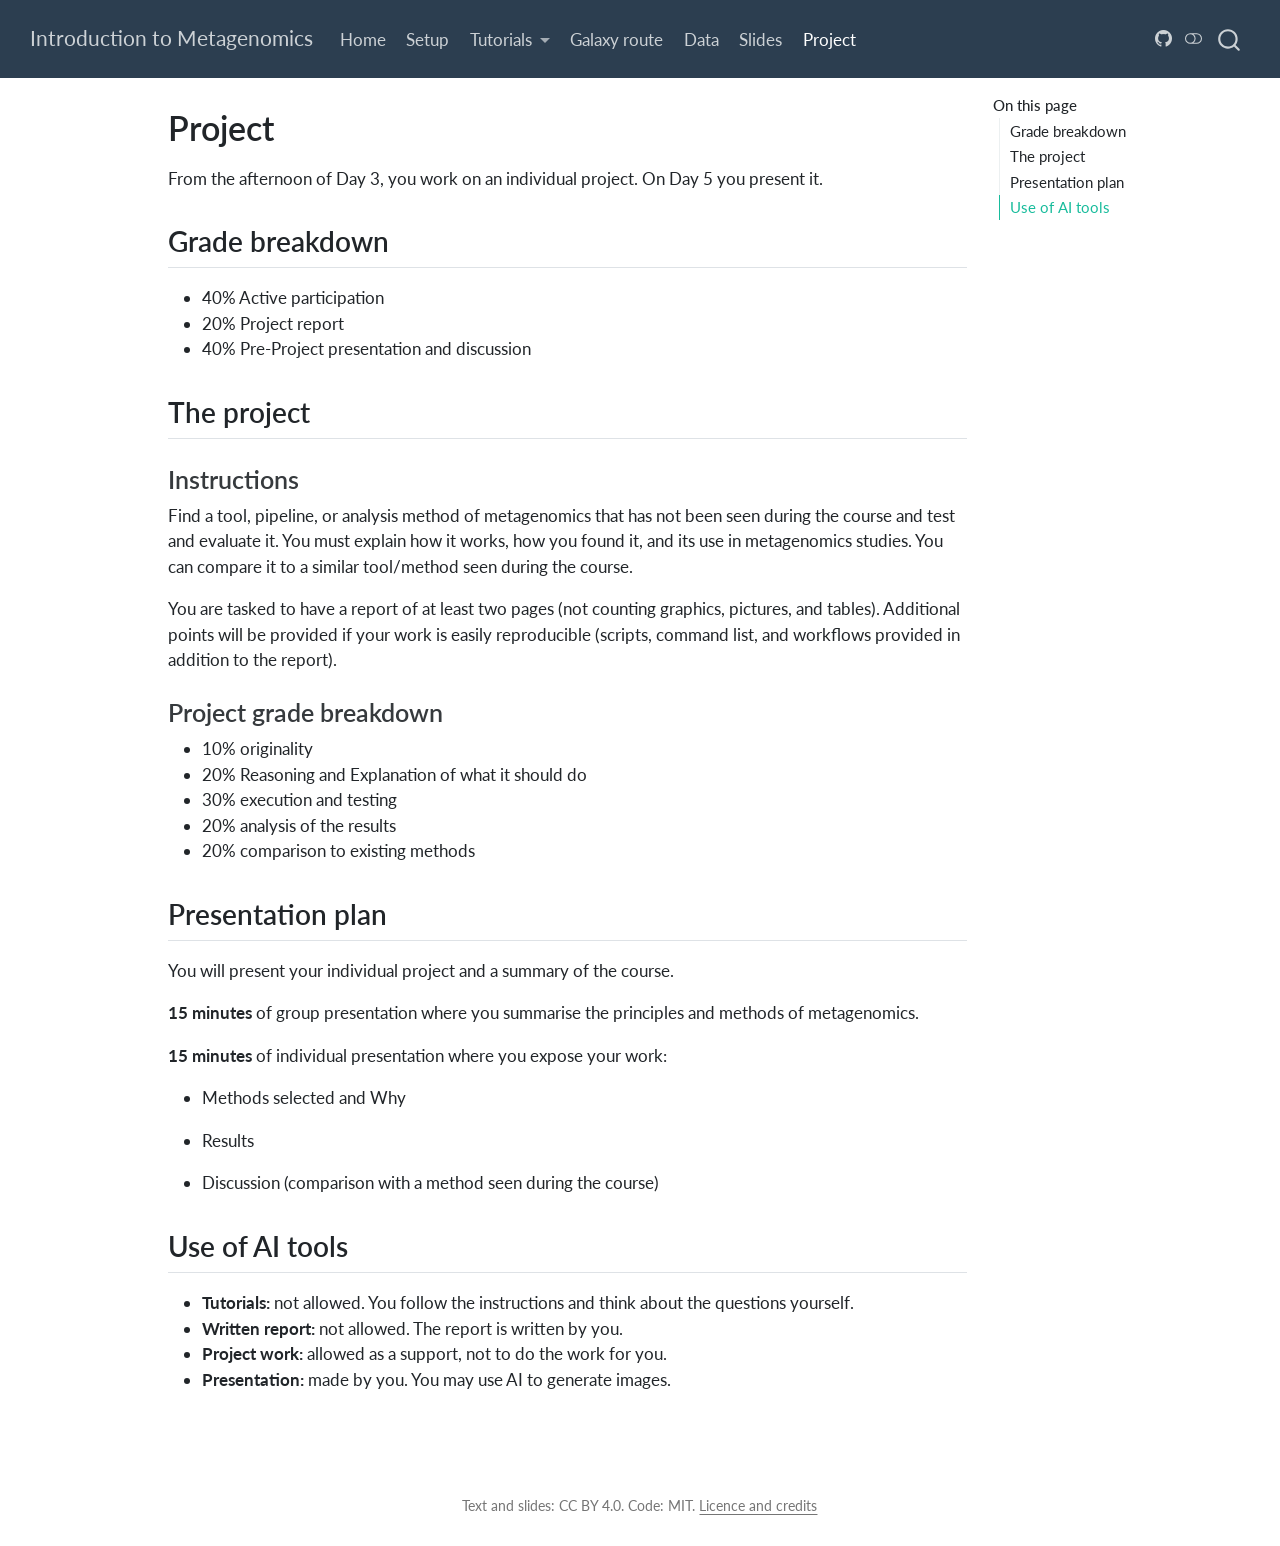
<file: project.html>
<!DOCTYPE html>
<html xmlns="http://www.w3.org/1999/xhtml" lang="en" xml:lang="en"><head>

<meta charset="utf-8">
<meta name="generator" content="quarto-1.11.9">

<meta name="viewport" content="width=device-width, initial-scale=1.0, user-scalable=yes">


<title>Project – Introduction to Metagenomics</title>
<style>
/* Default styles provided by pandoc.
** See https://pandoc.org/MANUAL.html#variables-for-html for config info.
*/
span.smallcaps{font-variant: small-caps;}
div.columns{display: flex; gap: 1.5em;}
div.column{flex: auto;}
@media screen {
div.columns{gap: min(4vw, 1.5em);}
div.column{overflow-x: auto;}
}
div.hanging-indent{margin-left: 1.5em; text-indent: -1.5em;}
ul.task-list{list-style: none;}
ul.task-list li input[type="checkbox"] {
  width: 0.8em;
  margin: 0 0.8em 0.2em -1em; /* quarto-specific, see https://github.com/quarto-dev/quarto-cli/issues/4556 */ 
  vertical-align: middle;
}
</style>


<script src="site_libs/quarto-nav/quarto-nav.js"></script>
<script src="site_libs/quarto-nav/headroom.min.js"></script>
<script src="site_libs/clipboard/clipboard.min.js"></script>
<script src="site_libs/quarto-search/autocomplete.umd.js"></script>
<script src="site_libs/quarto-search/fuse.min.js"></script>
<script src="site_libs/quarto-search/quarto-search.js"></script>
<meta name="quarto:offset" content="./">
<script src="site_libs/quarto-html/quarto.js" type="module"></script>
<script src="site_libs/quarto-html/tabsets/tabsets.js" type="module"></script>
<script src="site_libs/quarto-html/scrollable-regions/scrollable-regions.js" type="module"></script>
<script src="site_libs/quarto-html/popper.min.js"></script>
<script src="site_libs/quarto-html/tippy.umd.min.js"></script>
<script src="site_libs/quarto-html/anchor.min.js"></script>
<link href="site_libs/quarto-html/tippy.css" rel="stylesheet">
<link href="site_libs/quarto-html/quarto-syntax-highlighting-63b5708e65d6cd79cd7618c58d0c21e7.css" rel="stylesheet" class="quarto-color-scheme" id="quarto-text-highlighting-styles">
<link href="site_libs/quarto-html/quarto-syntax-highlighting-dark-447e42e69aaa9833c0ba1b986f430b20.css" rel="stylesheet" class="quarto-color-scheme quarto-color-alternate" id="quarto-text-highlighting-styles">
<link href="site_libs/quarto-html/quarto-syntax-highlighting-63b5708e65d6cd79cd7618c58d0c21e7.css" rel="stylesheet" class="quarto-color-scheme-extra" id="quarto-text-highlighting-styles">
<script src="site_libs/bootstrap/bootstrap.min.js"></script>
<link href="site_libs/bootstrap/bootstrap-icons.css" rel="stylesheet">
<link href="site_libs/bootstrap/bootstrap-37d22064f0015095e5899644136972f5.min.css" rel="stylesheet" append-hash="true" class="quarto-color-scheme" id="quarto-bootstrap" data-mode="light">
<link href="site_libs/bootstrap/bootstrap-dark-3d5da8a0c3bc4296215f21ddfe68f596.min.css" rel="stylesheet" append-hash="true" class="quarto-color-scheme quarto-color-alternate" id="quarto-bootstrap" data-mode="dark">
<link href="site_libs/bootstrap/bootstrap-37d22064f0015095e5899644136972f5.min.css" rel="stylesheet" append-hash="true" class="quarto-color-scheme-extra" id="quarto-bootstrap" data-mode="light">
<script id="quarto-search-options" type="application/json">{
  "location": "navbar",
  "copy-button": false,
  "collapse-after": 3,
  "panel-placement": "end",
  "type": "overlay",
  "limit": 50,
  "keyboard-shortcut": [
    "f",
    "/",
    "s"
  ],
  "show-item-context": false,
  "language": {
    "search-no-results-text": "No results",
    "search-matching-documents-text": "matching documents",
    "search-copy-link-title": "Copy link to search",
    "search-hide-matches-text": "Hide additional matches",
    "search-more-match-text": "more match in this document",
    "search-more-matches-text": "more matches in this document",
    "search-clear-button-title": "Clear",
    "search-text-placeholder": "",
    "search-detached-cancel-button-title": "Cancel",
    "search-submit-button-title": "Submit",
    "search-label": "Search"
  }
}</script>


</head>

<body class="nav-fixed quarto-light"><a id="quarto-skip-link" class="visually-hidden-focusable" href="#quarto-document-content">Skip to main content</a><script id="quarto-html-before-body" type="application/javascript">
    const toggleBodyColorMode = (bsSheetEl) => {
      const mode = bsSheetEl.getAttribute("data-mode");
      const bodyEl = window.document.querySelector("body");
      if (mode === "dark") {
        bodyEl.classList.add("quarto-dark");
        bodyEl.classList.remove("quarto-light");
      } else {
        bodyEl.classList.add("quarto-light");
        bodyEl.classList.remove("quarto-dark");
      }
    }
    const toggleBodyColorPrimary = () => {
      const bsSheetEl = window.document.querySelector("link#quarto-bootstrap:not([rel=disabled-stylesheet])");
      if (bsSheetEl) {
        toggleBodyColorMode(bsSheetEl);
      }
    }
    const setColorSchemeToggle = (alternate) => {
      const toggles = window.document.querySelectorAll('.quarto-color-scheme-toggle');
      for (let i=0; i < toggles.length; i++) {
        const toggle = toggles[i];
        if (toggle) {
          toggle.setAttribute("aria-checked", alternate ? "true" : "false");
          if (alternate) {
            toggle.classList.add("alternate");
          } else {
            toggle.classList.remove("alternate");
          }
        }
      }
    };
    const toggleColorMode = (alternate) => {
      // Switch the stylesheets
      const primaryStylesheets = window.document.querySelectorAll('link.quarto-color-scheme:not(.quarto-color-alternate)');
      const alternateStylesheets = window.document.querySelectorAll('link.quarto-color-scheme.quarto-color-alternate');
      manageTransitions('#quarto-margin-sidebar .nav-link', false);
      if (alternate) {
        // note: dark is layered on light, we don't disable primary!
        enableStylesheet(alternateStylesheets);
        for (const sheetNode of alternateStylesheets) {
          if (sheetNode.id === "quarto-bootstrap") {
            toggleBodyColorMode(sheetNode);
          }
        }
      } else {
        disableStylesheet(alternateStylesheets);
        enableStylesheet(primaryStylesheets)
        toggleBodyColorPrimary();
      }
      manageTransitions('#quarto-margin-sidebar .nav-link', true);
      // Switch the toggles
      setColorSchemeToggle(alternate)
    }
    // Hack to workaround the fact that safari doesn't
    // properly recolor the scrollbar when toggling (#1455).
    // Not run on load: stylesheets are set before first paint there, and
    // scrolling would undo the scroll to a URL fragment (#14973).
    // The one pixel nudge keeps the reader where they were.
    const refreshSafariScrollbar = () => {
      if (navigator.userAgent.indexOf('Safari') > 0 && navigator.userAgent.indexOf('Chrome') == -1) {
        manageTransitions("body", false);
        const scrollY = window.scrollY;
        window.scrollTo(0, scrollY > 0 ? scrollY - 1 : 1);
        setTimeout(() => {
          window.scrollTo(0, scrollY);
          manageTransitions("body", true);
        }, 40);
      }
    }
    const disableStylesheet = (stylesheets) => {
      for (let i=0; i < stylesheets.length; i++) {
        const stylesheet = stylesheets[i];
        stylesheet.rel = 'disabled-stylesheet';
      }
    }
    const enableStylesheet = (stylesheets) => {
      for (let i=0; i < stylesheets.length; i++) {
        const stylesheet = stylesheets[i];
        if(stylesheet.rel !== 'stylesheet') { // for Chrome, which will still FOUC without this check
          stylesheet.rel = 'stylesheet';
        }
      }
    }
    const manageTransitions = (selector, allowTransitions) => {
      const els = window.document.querySelectorAll(selector);
      for (let i=0; i < els.length; i++) {
        const el = els[i];
        if (allowTransitions) {
          el.classList.remove('notransition');
        } else {
          el.classList.add('notransition');
        }
      }
    }
    const isFileUrl = () => {
      return window.location.protocol === 'file:';
    }
    const hasAlternateSentinel = () => {
      let styleSentinel = getColorSchemeSentinel();
      if (styleSentinel !== null) {
        return styleSentinel === "alternate";
      } else {
        return false;
      }
    }
    const setStyleSentinel = (alternate) => {
      const value = alternate ? "alternate" : "default";
      if (!isFileUrl()) {
        window.localStorage.setItem("quarto-color-scheme", value);
      } else {
        localAlternateSentinel = value;
      }
    }
    const getColorSchemeSentinel = () => {
      if (!isFileUrl()) {
        const storageValue = window.localStorage.getItem("quarto-color-scheme");
        return storageValue != null ? storageValue : localAlternateSentinel;
      } else {
        return localAlternateSentinel;
      }
    }
    const toggleGiscusIfUsed = (isAlternate, darkModeDefault) => {
      const baseTheme = document.querySelector('#giscus-base-theme')?.value ?? 'light';
      const alternateTheme = document.querySelector('#giscus-alt-theme')?.value ?? 'dark';
      let newTheme = '';
      if(authorPrefersDark) {
        newTheme = isAlternate ? baseTheme : alternateTheme;
      } else {
        newTheme = isAlternate ? alternateTheme : baseTheme;
      }
      const changeGiscusTheme = () => {
        // From: https://github.com/giscus/giscus/issues/336
        const sendMessage = (message) => {
          const iframe = document.querySelector('iframe.giscus-frame');
          if (!iframe) return;
          iframe.contentWindow.postMessage({ giscus: message }, 'https://giscus.app');
        }
        sendMessage({
          setConfig: {
            theme: newTheme
          }
        });
      }
      const isGiscussLoaded = window.document.querySelector('iframe.giscus-frame') !== null;
      if (isGiscussLoaded) {
        changeGiscusTheme();
      }
    };
    const authorPrefersDark = false;
    const darkModeDefault = authorPrefersDark;
      document.querySelector('link#quarto-text-highlighting-styles.quarto-color-scheme-extra').rel = 'disabled-stylesheet';
      document.querySelector('link#quarto-bootstrap.quarto-color-scheme-extra').rel = 'disabled-stylesheet';
    let localAlternateSentinel = darkModeDefault ? 'alternate' : 'default';
    // Dark / light mode switch
    window.quartoToggleColorScheme = () => {
      // Read the current dark / light value
      let toAlternate = !hasAlternateSentinel();
      toggleColorMode(toAlternate);
      refreshSafariScrollbar();
      setStyleSentinel(toAlternate);
      toggleGiscusIfUsed(toAlternate, darkModeDefault);
      window.dispatchEvent(new Event('resize'));
    };
    // Switch to dark mode if need be
    if (hasAlternateSentinel()) {
      toggleColorMode(true);
    } else {
      toggleColorMode(false);
    }
  </script>

<div id="quarto-search-results"></div>
  <header id="quarto-header" class="headroom fixed-top">
    <nav class="navbar navbar-expand-lg " data-bs-theme="dark" aria-label="Site">
      <div class="navbar-container container-fluid">
      <div class="navbar-brand-container mx-auto">
    <a class="navbar-brand" href="./index.html">
    <span class="navbar-title">Introduction to Metagenomics</span>
    </a>
  </div>
          <button class="navbar-toggler" type="button" data-bs-toggle="collapse" data-bs-target="#navbarCollapse" aria-controls="navbarCollapse" aria-expanded="false" aria-label="Toggle navigation" onclick="if (window.quartoToggleHeadroom) { window.quartoToggleHeadroom(); }">
  <span class="navbar-toggler-icon"></span>
</button>
          <div class="collapse navbar-collapse" id="navbarCollapse">
            <ul class="navbar-nav navbar-nav-scroll me-auto">
  <li class="nav-item">
    <a class="nav-link" href="./index.html"> 
<span class="menu-text">Home</span></a>
  </li>  
  <li class="nav-item">
    <a class="nav-link" href="./setup.html"> 
<span class="menu-text">Setup</span></a>
  </li>  
  <li class="nav-item dropdown ">
    <a class="nav-link dropdown-toggle" href="#" id="nav-menu-tutorials" role="link" data-bs-toggle="dropdown" aria-expanded="false">
 <span class="menu-text">Tutorials</span>
    </a>
    <ul class="dropdown-menu" aria-labelledby="nav-menu-tutorials">    
        <li>
    <a class="dropdown-item" href="./tutorials/d1-read-taxonomy.html">
 <span class="dropdown-text">Day 1: read-based taxonomy</span></a>
  </li>  
        <li>
    <a class="dropdown-item" href="./tutorials/d2-assembly-binning.html">
 <span class="dropdown-text">Day 2: assembly and binning</span></a>
  </li>  
        <li>
    <a class="dropdown-item" href="./tutorials/d2-amplicon-dada2.html">
 <span class="dropdown-text">Day 2: amplicon sequencing (DADA2)</span></a>
  </li>  
    </ul>
  </li>
  <li class="nav-item">
    <a class="nav-link" href="./galaxy.html"> 
<span class="menu-text">Galaxy route</span></a>
  </li>  
  <li class="nav-item">
    <a class="nav-link" href="./data/README.html"> 
<span class="menu-text">Data</span></a>
  </li>  
  <li class="nav-item">
    <a class="nav-link" href="./slides.html"> 
<span class="menu-text">Slides</span></a>
  </li>  
  <li class="nav-item">
    <a class="nav-link active" href="./project.html" aria-current="page"> 
<span class="menu-text">Project</span></a>
  </li>  
</ul>
          </div> <!-- /navcollapse -->
            <div class="quarto-navbar-tools">
    <a href="https://github.com/RVanDamme/Metagenomics_course" title="" class="quarto-navigation-tool px-1" aria-label=""><i class="bi bi-github"></i></a>
  <button type="button" role="switch" aria-checked="false" class="quarto-color-scheme-toggle quarto-navigation-tool  px-1" onclick="window.quartoToggleColorScheme(); return false;" title="Toggle dark mode" aria-label="Toggle dark mode"><i class="bi"></i></button>
</div>
            <div id="quarto-search" class="" title="Search"></div>
      </div> <!-- /container-fluid -->
    </nav>
</header>
<!-- content -->
<div id="quarto-content" class="quarto-container page-columns page-rows-contents page-layout-article page-navbar">
<!-- sidebar -->
<!-- margin-sidebar -->
    <div id="quarto-margin-sidebar" class="sidebar margin-sidebar">
        <nav id="TOC" role="doc-toc" aria-labelledby="toc-title" class="toc-active">
    <h2 id="toc-title">On this page</h2>
   
  <ul>
  <li><a href="#grade-breakdown" id="toc-grade-breakdown" class="nav-link active" data-scroll-target="#grade-breakdown">Grade breakdown</a></li>
  <li><a href="#the-project" id="toc-the-project" class="nav-link" data-scroll-target="#the-project">The project</a>
  <ul class="collapse">
  <li><a href="#instructions" id="toc-instructions" class="nav-link" data-scroll-target="#instructions">Instructions</a></li>
  <li><a href="#project-grade-breakdown" id="toc-project-grade-breakdown" class="nav-link" data-scroll-target="#project-grade-breakdown">Project grade breakdown</a></li>
  </ul></li>
  <li><a href="#presentation-plan" id="toc-presentation-plan" class="nav-link" data-scroll-target="#presentation-plan">Presentation plan</a></li>
  <li><a href="#use-of-ai-tools" id="toc-use-of-ai-tools" class="nav-link" data-scroll-target="#use-of-ai-tools">Use of AI tools</a></li>
  </ul>
</nav>
    </div>
<!-- main -->
<main class="content" id="quarto-document-content" tabindex="-1">


<header id="title-block-header" class="quarto-title-block default">
<div class="quarto-title">
<h1 class="title">Project</h1>
</div>



<div class="quarto-title-meta">

    
  
    
  </div>
  


</header>


<p>From the afternoon of Day 3, you work on an individual project. On Day 5 you present it.</p>
<section id="grade-breakdown" class="level2">
<h2 class="anchored" data-anchor-id="grade-breakdown">Grade breakdown</h2>
<ul>
<li>40% Active participation</li>
<li>20% Project report</li>
<li>40% Pre-Project presentation and discussion</li>
</ul>
</section>
<section id="the-project" class="level2">
<h2 class="anchored" data-anchor-id="the-project">The project</h2>
<section id="instructions" class="level3">
<h3 class="anchored" data-anchor-id="instructions">Instructions</h3>
<p>Find a tool, pipeline, or analysis method of metagenomics that has not been seen during the course and test and evaluate it. You must explain how it works, how you found it, and its use in metagenomics studies. You can compare it to a similar tool/method seen during the course.</p>
<p>You are tasked to have a report of at least two pages (not counting graphics, pictures, and tables). Additional points will be provided if your work is easily reproducible (scripts, command list, and workflows provided in addition to the report).</p>
</section>
<section id="project-grade-breakdown" class="level3">
<h3 class="anchored" data-anchor-id="project-grade-breakdown">Project grade breakdown</h3>
<ul>
<li>10% originality</li>
<li>20% Reasoning and Explanation of what it should do</li>
<li>30% execution and testing</li>
<li>20% analysis of the results</li>
<li>20% comparison to existing methods</li>
</ul>
</section>
</section>
<section id="presentation-plan" class="level2">
<h2 class="anchored" data-anchor-id="presentation-plan">Presentation plan</h2>
<p>You will present your individual project and a summary of the course.</p>
<p><strong>15 minutes</strong> of group presentation where you summarise the principles and methods of metagenomics.</p>
<p><strong>15 minutes</strong> of individual presentation where you expose your work:</p>
<ul>
<li><p>Methods selected and Why</p></li>
<li><p>Results</p></li>
<li><p>Discussion (comparison with a method seen during the course)</p></li>
</ul>
</section>
<section id="use-of-ai-tools" class="level2">
<h2 class="anchored" data-anchor-id="use-of-ai-tools">Use of AI tools</h2>
<ul>
<li><strong>Tutorials:</strong> not allowed. You follow the instructions and think about the questions yourself.</li>
<li><strong>Written report:</strong> not allowed. The report is written by you.</li>
<li><strong>Project work:</strong> allowed as a support, not to do the work for you.</li>
<li><strong>Presentation:</strong> made by you. You may use AI to generate images.</li>
</ul>


</section>

</main> <!-- /main -->
<script id="quarto-html-after-body" type="application/javascript">
  window.document.addEventListener("DOMContentLoaded", function (event) {
    // Ensure there is a toggle, if there isn't float one in the top right
    if (window.document.querySelector('.quarto-color-scheme-toggle') === null) {
      const toggle = window.document.createElement('button');
      toggle.type = "button";
      toggle.setAttribute("role", "switch");
      toggle.setAttribute("aria-checked", "false");
      toggle.classList.add('top-right');
      toggle.classList.add('quarto-color-scheme-toggle');
      toggle.setAttribute("aria-label", "Toggle dark mode");
      toggle.onclick = function() { try { window.quartoToggleColorScheme(); } catch {} return false; };
      const i = window.document.createElement("i");
      i.classList.add('bi');
      toggle.appendChild(i);
      // Put the toggle in a landmark of its own, so that landmark navigation
      // can reach it.
      //
      // The container is always a fresh direct child of body, and the toggle is
      // never moved into page furniture that the theme or the author controls.
      // The toggle is positioned against the page, so any ancestor that
      // establishes a containing block captures it: a positioned element or a
      // grid for position: absolute, and transform, filter, will-change or
      // contain for position: fixed. A direct child of body has none of these
      // to inherit, and the shift when one appears is silent and visual.
      //
      // ARIA says a document should have at most one banner, and axe reports a
      // duplicate whether or not the banners carry distinct labels. So use a
      // header when the page has no banner yet, and a named region otherwise.
      //
      // A header is a banner wherever it sits, unless it is inside sectioning
      // content, so this cannot just look at the children of body: a custom
      // page layout wraps the title block header in a plain div. An explicit
      // role="banner" always counts.
      const sectioning = 'article, aside, main, nav, section, [role="article"], [role="complementary"], [role="main"], [role="navigation"], [role="region"]';
      const hasBanner = Array.from(
        window.document.querySelectorAll('header:not([role]), [role="banner"]')
      ).some(function(el) {
        return el.hasAttribute("role") || el.closest(sectioning) === null;
      });
      const container = window.document.createElement(hasBanner ? "div" : "header");
      if (hasBanner) {
        container.setAttribute("role", "region");
        container.setAttribute("aria-label", "Toggle dark mode");
      }
      container.classList.add('quarto-color-scheme-toggle-container');
      container.appendChild(toggle);
      window.document.body.appendChild(container);
    }
    setColorSchemeToggle(hasAlternateSentinel())
    const icon = "";
    const anchorJS = new window.AnchorJS();
    anchorJS.options = {
      placement: 'right',
      icon: icon
    };
    anchorJS.add('.anchored');
    const isCodeAnnotation = (el) => {
      for (const clz of el.classList) {
        if (clz.startsWith('code-annotation-')) {                     
          return true;
        }
      }
      return false;
    }
    const onCopySuccess = function(e) {
      // button target
      const button = e.trigger;
      // don't keep focus
      button.blur();
      // flash "checked"
      button.classList.add('code-copy-button-checked');
      var currentTitle = button.getAttribute("title");
      button.setAttribute("title", "Copied!");
      let tooltip;
      if (window.bootstrap) {
        button.setAttribute("data-bs-toggle", "tooltip");
        button.setAttribute("data-bs-placement", "left");
        button.setAttribute("data-bs-title", "Copied!");
        tooltip = new bootstrap.Tooltip(button, 
          { trigger: "manual", 
            customClass: "code-copy-button-tooltip",
            offset: [0, -8]});
        tooltip.show();    
      }
      setTimeout(function() {
        if (tooltip) {
          tooltip.hide();
          button.removeAttribute("data-bs-title");
          button.removeAttribute("data-bs-toggle");
          button.removeAttribute("data-bs-placement");
        }
        button.setAttribute("title", currentTitle);
        button.classList.remove('code-copy-button-checked');
      }, 1000);
      // clear code selection
      e.clearSelection();
    }
    const getTextToCopy = function(trigger) {
      const outerScaffold = trigger.parentElement.cloneNode(true);
      const codeEl = outerScaffold.querySelector('code');
      for (const childEl of codeEl.children) {
        if (isCodeAnnotation(childEl)) {
          childEl.remove();
        }
      }
      return codeEl.innerText;
    }
    const clipboard = new window.ClipboardJS('.code-copy-button:not([data-in-quarto-modal])', {
      text: getTextToCopy
    });
    clipboard.on('success', onCopySuccess);
    if (window.document.getElementById('quarto-embedded-source-code-modal')) {
      const clipboardModal = new window.ClipboardJS('.code-copy-button[data-in-quarto-modal]', {
        text: getTextToCopy,
        container: window.document.getElementById('quarto-embedded-source-code-modal')
      });
      clipboardModal.on('success', onCopySuccess);
    }
      var localhostRegex = new RegExp(/^(?:http|https):\/\/localhost\:?[0-9]*\//);
      var mailtoRegex = new RegExp(/^mailto:/);
        var filterRegex = new RegExp("https:\/\/rvandamme\.github\.io\/Metagenomics_course\/");
      const newWindowLabel = "(opens in a new tab)";
      const newWindowNoteId = "quarto-ext-newwindow-label";
      // Links reference one hidden label through aria-describedby, so the
      // announcement never changes their accessible name.
      var describeNewWindow = (link) => {
        if (!window.document.getElementById(newWindowNoteId)) {
          var newWindowNote = window.document.createElement("span");
          newWindowNote.id = newWindowNoteId;
          newWindowNote.hidden = true;
          newWindowNote.textContent = newWindowLabel;
          window.document.body.appendChild(newWindowNote);
        }
        var describedBy = (link.getAttribute("aria-describedby") || "").split(/\s+/).filter(Boolean);
        if (!describedBy.includes(newWindowNoteId)) {
          describedBy.push(newWindowNoteId);
          link.setAttribute("aria-describedby", describedBy.join(" "));
        }
      }
      var isInternal = (href) => {
          return filterRegex.test(href) || localhostRegex.test(href) || mailtoRegex.test(href);
      }
      // Inspect non-navigation links and adorn them if external
      window.quartoDecorateExternalLinks = function (root) {
     var links = (root || window.document).querySelectorAll('a[href]:not(.nav-link):not(.navbar-brand):not(.toc-action):not(.sidebar-link):not(.sidebar-item-toggle):not(.pagination-link):not(.no-external):not([aria-hidden]):not(.dropdown-item):not(.quarto-navigation-tool):not(.about-link)');
      for (var i=0; i<links.length; i++) {
        const link = links[i];
        if (!isInternal(link.href)) {
          // undo the damage that might have been done by quarto-nav.js in the case of
          // links that we want to consider external
          if (link.dataset.originalHref !== undefined) {
            link.href = link.dataset.originalHref;
          }
            // target, if specified
            link.setAttribute("target", "_blank");
            if (link.getAttribute("rel") === null) {
              link.setAttribute("rel", "noopener");
            }
            describeNewWindow(link);
          if (!link.classList.contains('no-external-icon')) {
          }
        }
      }
      };
      window.quartoDecorateExternalLinks(window.document);
    // Esc closes the popup (WCAG 1.4.13) and focus leaving both trigger and
    // popup closes it (WCAG 2.4.11); tippy handles neither for interactive popups.
    const hideOnEscAndFocusOut = {
      name: 'hideOnEscAndFocusOut',
      defaultValue: true,
      fn(instance) {
        const dismiss = () => {
          // A show scheduled by the trigger delay would otherwise reopen it
          instance.clearDelayTimeouts();
          instance.hide();
        };
        const onKeyDown = (event) => {
          if (event.key !== 'Escape') {
            return;
          }
          // Keep Esc from also reaching page handlers (e.g. reveal.js overview),
          // except an open reveal.js slide menu, which Esc should close too.
          // The menu handles keys only when its keyboard option is on.
          const menuHandlesEsc = window.Reveal?.getPlugin?.('menu')?.isOpen() &&
            window.Reveal.getConfig().menu?.keyboard !== false;
          if (!menuHandlesEsc) {
            event.stopPropagation();
          }
          if (instance.popper.contains(window.document.activeElement)) {
            // Disabled while refocusing so the focus trigger does not reopen it
            instance.disable();
            instance.reference.focus();
            instance.enable();
          }
          dismiss();
        };
        const onFocusOut = (event) => {
          const target = event.relatedTarget;
          if (target && !instance.reference.contains(target) &&
              !instance.popper.contains(target)) {
            dismiss();
          }
        };
        // On the trigger too: a click trigger (code-annotations: select) has no
        // blur handling. Attached for the instance's lifetime so leaving the
        // trigger also cancels a show still pending on the trigger delay.
        instance.reference.addEventListener('focusout', onFocusOut);
        return {
          onShow() {
            window.document.addEventListener('keydown', onKeyDown, true);
            instance.popper.addEventListener('focusout', onFocusOut);
          },
          onHide() {
            window.document.removeEventListener('keydown', onKeyDown, true);
            instance.popper.removeEventListener('focusout', onFocusOut);
          },
          onDestroy() {
            instance.reference.removeEventListener('focusout', onFocusOut);
          },
        };
      },
    };
    function tippyHover(el, contentFn, onTriggerFn, onUntriggerFn) {
      const config = {
        allowHTML: true,
        maxWidth: 500,
        delay: 100,
        arrow: false,
        appendTo: function(el) {
            return el.parentElement;
        },
        interactive: true,
        interactiveBorder: 10,
        theme: 'quarto',
        placement: 'bottom-start',
        plugins: [hideOnEscAndFocusOut],
      };
      if (contentFn) {
        config.content = contentFn;
      }
      if (onTriggerFn) {
        config.onTrigger = onTriggerFn;
      }
      if (onUntriggerFn) {
        config.onUntrigger = onUntriggerFn;
      }
      window.tippy(el, config); 
    }
    const noterefs = window.document.querySelectorAll('a[role="doc-noteref"]');
    for (var i=0; i<noterefs.length; i++) {
      const ref = noterefs[i];
      tippyHover(ref, function() {
        // use id or data attribute instead here
        let href = ref.getAttribute('data-footnote-href') || ref.getAttribute('href');
        try { href = new URL(href).hash; } catch {}
        const id = href.replace(/^#\/?/, "");
        const note = window.document.getElementById(id);
        if (note) {
          return note.innerHTML;
        } else {
          return "";
        }
      });
    }
    const xrefs = window.document.querySelectorAll('a.quarto-xref');
    const processXRef = (id, note) => {
      // Strip column container classes
      const stripColumnClz = (el) => {
        el.classList.remove("page-full", "page-columns");
        if (el.children) {
          for (const child of el.children) {
            stripColumnClz(child);
          }
        }
      }
      stripColumnClz(note)
      if (id === null || id.startsWith('sec-')) {
        // Special case sections, only their first couple elements
        const container = document.createElement("div");
        if (note.children && note.children.length > 2) {
          container.appendChild(note.children[0].cloneNode(true));
          for (let i = 1; i < note.children.length; i++) {
            const child = note.children[i];
            if (child.tagName === "P" && child.innerText === "") {
              continue;
            } else {
              container.appendChild(child.cloneNode(true));
              break;
            }
          }
          if (window.Quarto?.typesetMath) {
            window.Quarto.typesetMath(container);
          }
          return container.innerHTML
        } else {
          if (window.Quarto?.typesetMath) {
            window.Quarto.typesetMath(note);
          }
          return note.innerHTML;
        }
      } else {
        // Remove any anchor links if they are present
        const anchorLink = note.querySelector('a.anchorjs-link');
        if (anchorLink) {
          anchorLink.remove();
        }
        if (window.Quarto?.typesetMath) {
          window.Quarto.typesetMath(note);
        }
        if (note.classList.contains("callout")) {
          return note.outerHTML;
        } else {
          return note.innerHTML;
        }
      }
    }
    for (var i=0; i<xrefs.length; i++) {
      const xref = xrefs[i];
      tippyHover(xref, undefined, function(instance) {
        instance.disable();
        let url = xref.getAttribute('href');
        let hash = undefined; 
        if (url.startsWith('#')) {
          hash = url;
        } else {
          try { hash = new URL(url).hash; } catch {}
        }
        if (hash) {
          const id = hash.replace(/^#\/?/, "");
          const note = window.document.getElementById(id);
          if (note !== null) {
            try {
              const html = processXRef(id, note.cloneNode(true));
              instance.setContent(html);
            } finally {
              instance.enable();
              instance.show();
            }
          } else {
            // See if we can fetch this
            fetch(url.split('#')[0])
            .then(res => res.text())
            .then(html => {
              const parser = new DOMParser();
              const htmlDoc = parser.parseFromString(html, "text/html");
              const note = htmlDoc.getElementById(id);
              if (note !== null) {
                const html = processXRef(id, note);
                instance.setContent(html);
              } 
            }).finally(() => {
              instance.enable();
              instance.show();
            });
          }
        } else {
          // See if we can fetch a full url (with no hash to target)
          // This is a special case and we should probably do some content thinning / targeting
          fetch(url)
          .then(res => res.text())
          .then(html => {
            const parser = new DOMParser();
            const htmlDoc = parser.parseFromString(html, "text/html");
            const note = htmlDoc.querySelector('main.content');
            if (note !== null) {
              // This should only happen for chapter cross references
              // (since there is no id in the URL)
              // remove the first header
              if (note.children.length > 0 && note.children[0].tagName === "HEADER") {
                note.children[0].remove();
              }
              const html = processXRef(null, note);
              instance.setContent(html);
            } 
          }).finally(() => {
            instance.enable();
            instance.show();
          });
        }
      }, function(instance) {
      });
    }
        let selectedAnnoteEl;
        const selectorForAnnotation = ( cell, annotation) => {
          let cellAttr = 'data-code-cell="' + cell + '"';
          let lineAttr = 'data-code-annotation="' +  annotation + '"';
          const selector = 'span[' + cellAttr + '][' + lineAttr + ']';
          return selector;
        }
        const selectCodeLines = (annoteEl) => {
          const doc = window.document;
          const targetCell = annoteEl.getAttribute("data-target-cell");
          const targetAnnotation = annoteEl.getAttribute("data-target-annotation");
          const annoteSpan = window.document.querySelector(selectorForAnnotation(targetCell, targetAnnotation));
          const lines = annoteSpan.getAttribute("data-code-lines").split(",");
          const lineIds = lines.map((line) => {
            return targetCell + "-" + line;
          })
          // Each band is positioned against its own containing block, which is
          // not the offsetParent of the lines, so place it from client rects.
          const placeBand = (band, firstEl, lastEl, codeBlock) => {
            const container = band.offsetParent;
            if (container === null) {
              return;
            }
            const containerRect = container.getBoundingClientRect();
            // Reveal.js scales slides with a transform, so convert client
            // pixels back to the CSS pixels of the container.
            const scale = containerRect.height / container.offsetHeight || 1;
            const firstRect = firstEl.getBoundingClientRect();
            const lastRect = lastEl.getBoundingClientRect();
            const top = (firstRect.top - containerRect.top) / scale - container.clientTop + container.scrollTop;
            const height = (lastRect.bottom - firstRect.top) / scale;
            band.style.top = top - 2 + "px";
            band.style.height = height + 4 + "px";
            if (codeBlock) {
              // Without the copy button wrapper, the containing block is wider
              // than the code block, so span the code block explicitly.
              const blockRect = codeBlock.getBoundingClientRect();
              band.style.left = (blockRect.left - containerRect.left) / scale - container.clientLeft + container.scrollLeft + "px";
              band.style.width = blockRect.width / scale + "px";
            }
          };
          if (lineIds.length > 0) {
            const el = window.document.getElementById(lineIds[0]);
            const lastEl = window.document.getElementById(lineIds[lineIds.length - 1]);
            const parent = el.parentElement.parentElement;
            // cook up a div (if necessary) and position it
            let div = window.document.getElementById("code-annotation-line-highlight");
            if (div === null) {
              div = window.document.createElement("div");
              div.setAttribute("id", "code-annotation-line-highlight");
              div.style.position = 'absolute';
              parent.appendChild(div);
            }
            placeBand(div, el, lastEl, parent.closest("div.sourceCode") || parent);
            let gutterDiv = window.document.getElementById("code-annotation-line-highlight-gutter");
            if (gutterDiv === null) {
              gutterDiv = window.document.createElement("div");
              gutterDiv.setAttribute("id", "code-annotation-line-highlight-gutter");
              gutterDiv.style.position = 'absolute';
              const codeCell = window.document.getElementById(targetCell);
              const gutter = codeCell.querySelector('.code-annotation-gutter');
              gutter.appendChild(gutterDiv);
            }
            placeBand(gutterDiv, el, lastEl);
            selectedAnnoteEl = annoteEl;
          }
        };
        const unselectCodeLines = () => {
          const elementsIds = ["code-annotation-line-highlight", "code-annotation-line-highlight-gutter"];
          elementsIds.forEach((elId) => {
            const div = window.document.getElementById(elId);
            if (div) {
              div.remove();
            }
          });
          selectedAnnoteEl = undefined;
        };
          // Handle positioning of the toggle
      window.addEventListener(
        "resize",
        throttle(() => {
          elRect = undefined;
          if (selectedAnnoteEl) {
            selectCodeLines(selectedAnnoteEl);
          }
        }, 10)
      );
      function throttle(fn, ms) {
      let throttle = false;
      let timer;
        return (...args) => {
          if(!throttle) { // first call gets through
              fn.apply(this, args);
              throttle = true;
          } else { // all the others get throttled
              if(timer) clearTimeout(timer); // cancel #2
              timer = setTimeout(() => {
                fn.apply(this, args);
                timer = throttle = false;
              }, ms);
          }
        };
      }
        // Attach click handler to the DT
        const annoteDls = window.document.querySelectorAll('dt[data-target-cell]');
        for (const annoteDlNode of annoteDls) {
          annoteDlNode.addEventListener('click', (event) => {
            const clickedEl = event.target;
            if (clickedEl !== selectedAnnoteEl) {
              unselectCodeLines();
              const activeEl = window.document.querySelector('dt[data-target-cell].code-annotation-active');
              if (activeEl) {
                activeEl.classList.remove('code-annotation-active');
              }
              selectCodeLines(clickedEl);
              clickedEl.classList.add('code-annotation-active');
            } else {
              // Unselect the line
              unselectCodeLines();
              clickedEl.classList.remove('code-annotation-active');
            }
          });
        }
    const findCites = (el) => {
      const parentEl = el.parentElement;
      if (parentEl) {
        const cites = parentEl.dataset.cites;
        if (cites) {
          return {
            el,
            cites: cites.split(' ')
          };
        } else {
          return findCites(el.parentElement)
        }
      } else {
        return undefined;
      }
    };
    var bibliorefs = window.document.querySelectorAll('a[role="doc-biblioref"]');
    for (var i=0; i<bibliorefs.length; i++) {
      const ref = bibliorefs[i];
      const citeInfo = findCites(ref);
      if (citeInfo) {
        tippyHover(citeInfo.el, function() {
          var popup = window.document.createElement('div');
          citeInfo.cites.forEach(function(cite) {
            var citeDiv = window.document.createElement('div');
            citeDiv.classList.add('hanging-indent');
            citeDiv.classList.add('csl-entry');
            var biblioDiv = window.document.getElementById('ref-' + cite);
            if (biblioDiv) {
              citeDiv.innerHTML = biblioDiv.innerHTML;
            }
            popup.appendChild(citeDiv);
          });
          return popup.innerHTML;
        });
      }
    }
  });
  </script>
  <script type="application/javascript">
  window.quartoScrollableRegionsLabels = {"code":"Scrollable code","output":"Scrollable output"};
  </script>
</div> <!-- /content -->
<footer class="footer">
  <div class="nav-footer">
    <div class="nav-footer-left">
      &nbsp;
    </div>   
    <div class="nav-footer-center">
<p>Text and slides: CC BY 4.0. Code: MIT. <a href="./ATTRIBUTION.html">Licence and credits</a></p>
</div>
    <div class="nav-footer-right">
      &nbsp;
    </div>
  </div>
</footer>




</body></html>
</file>
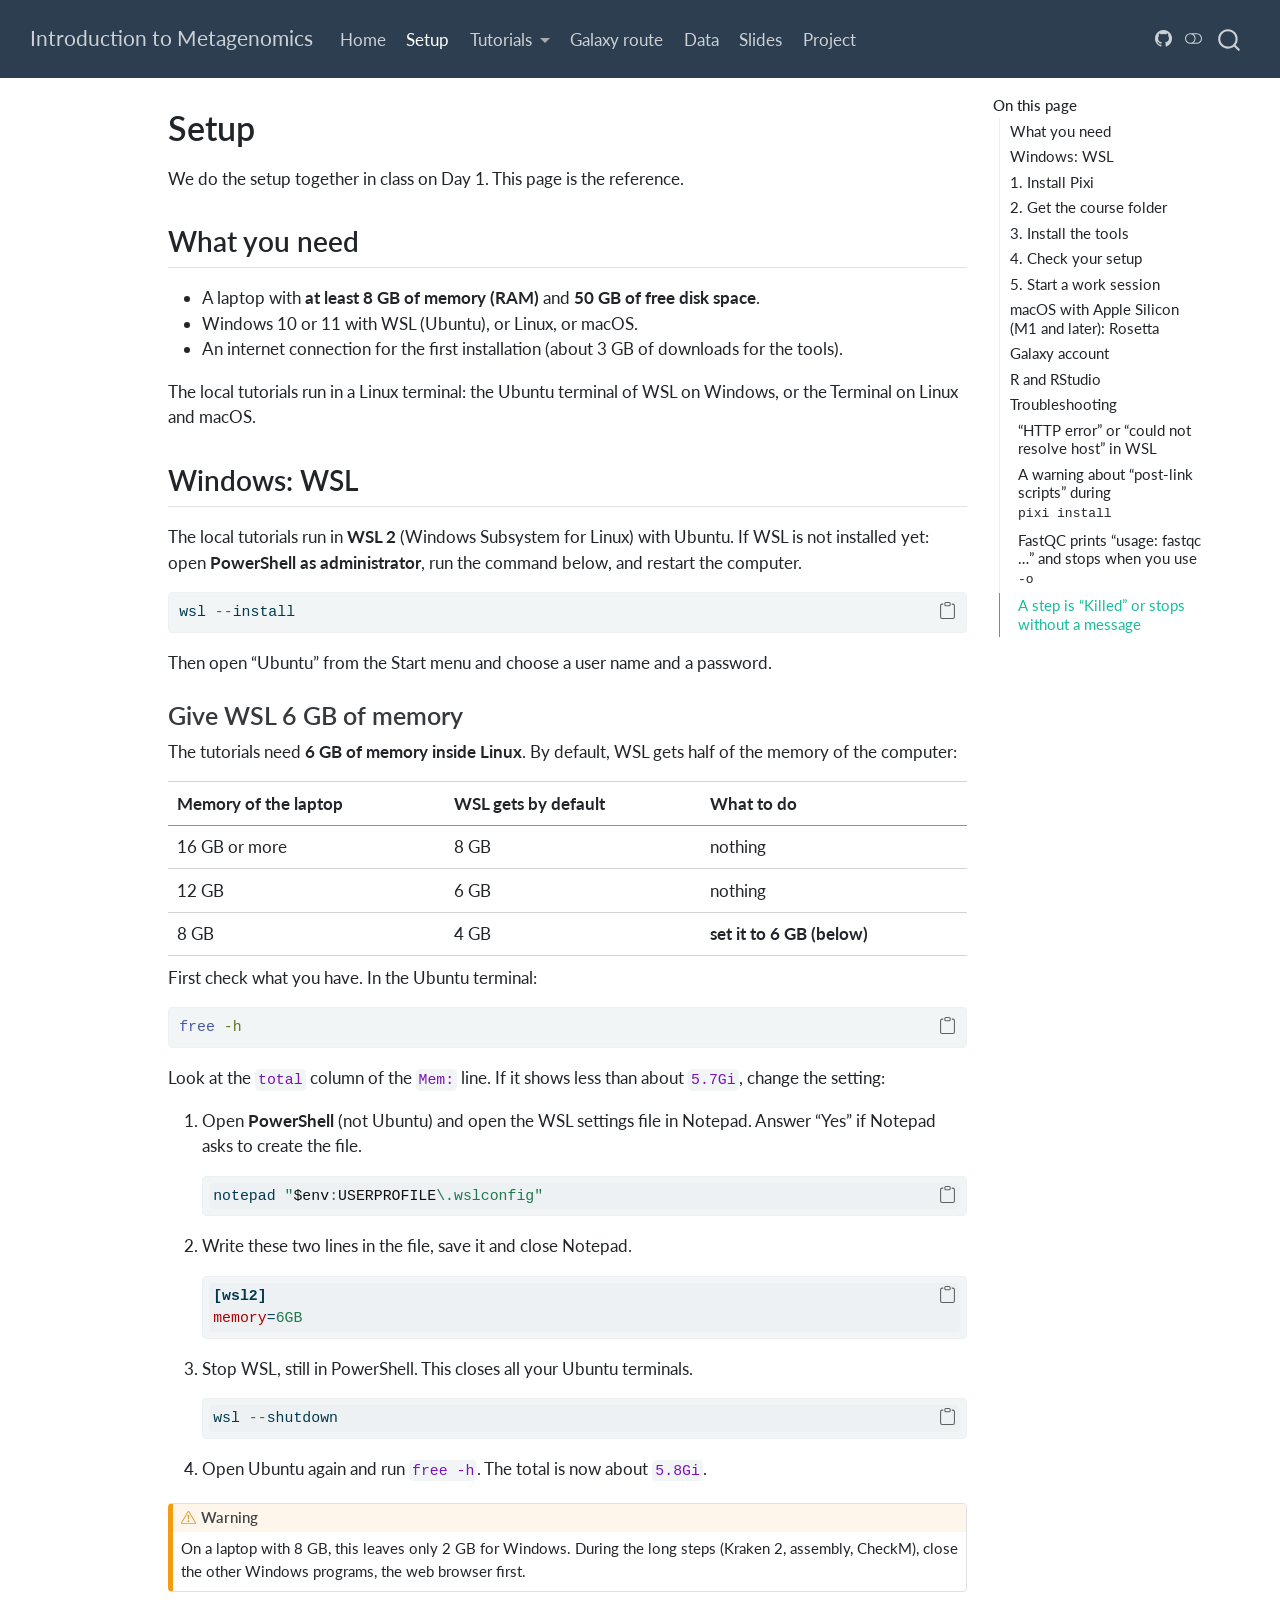
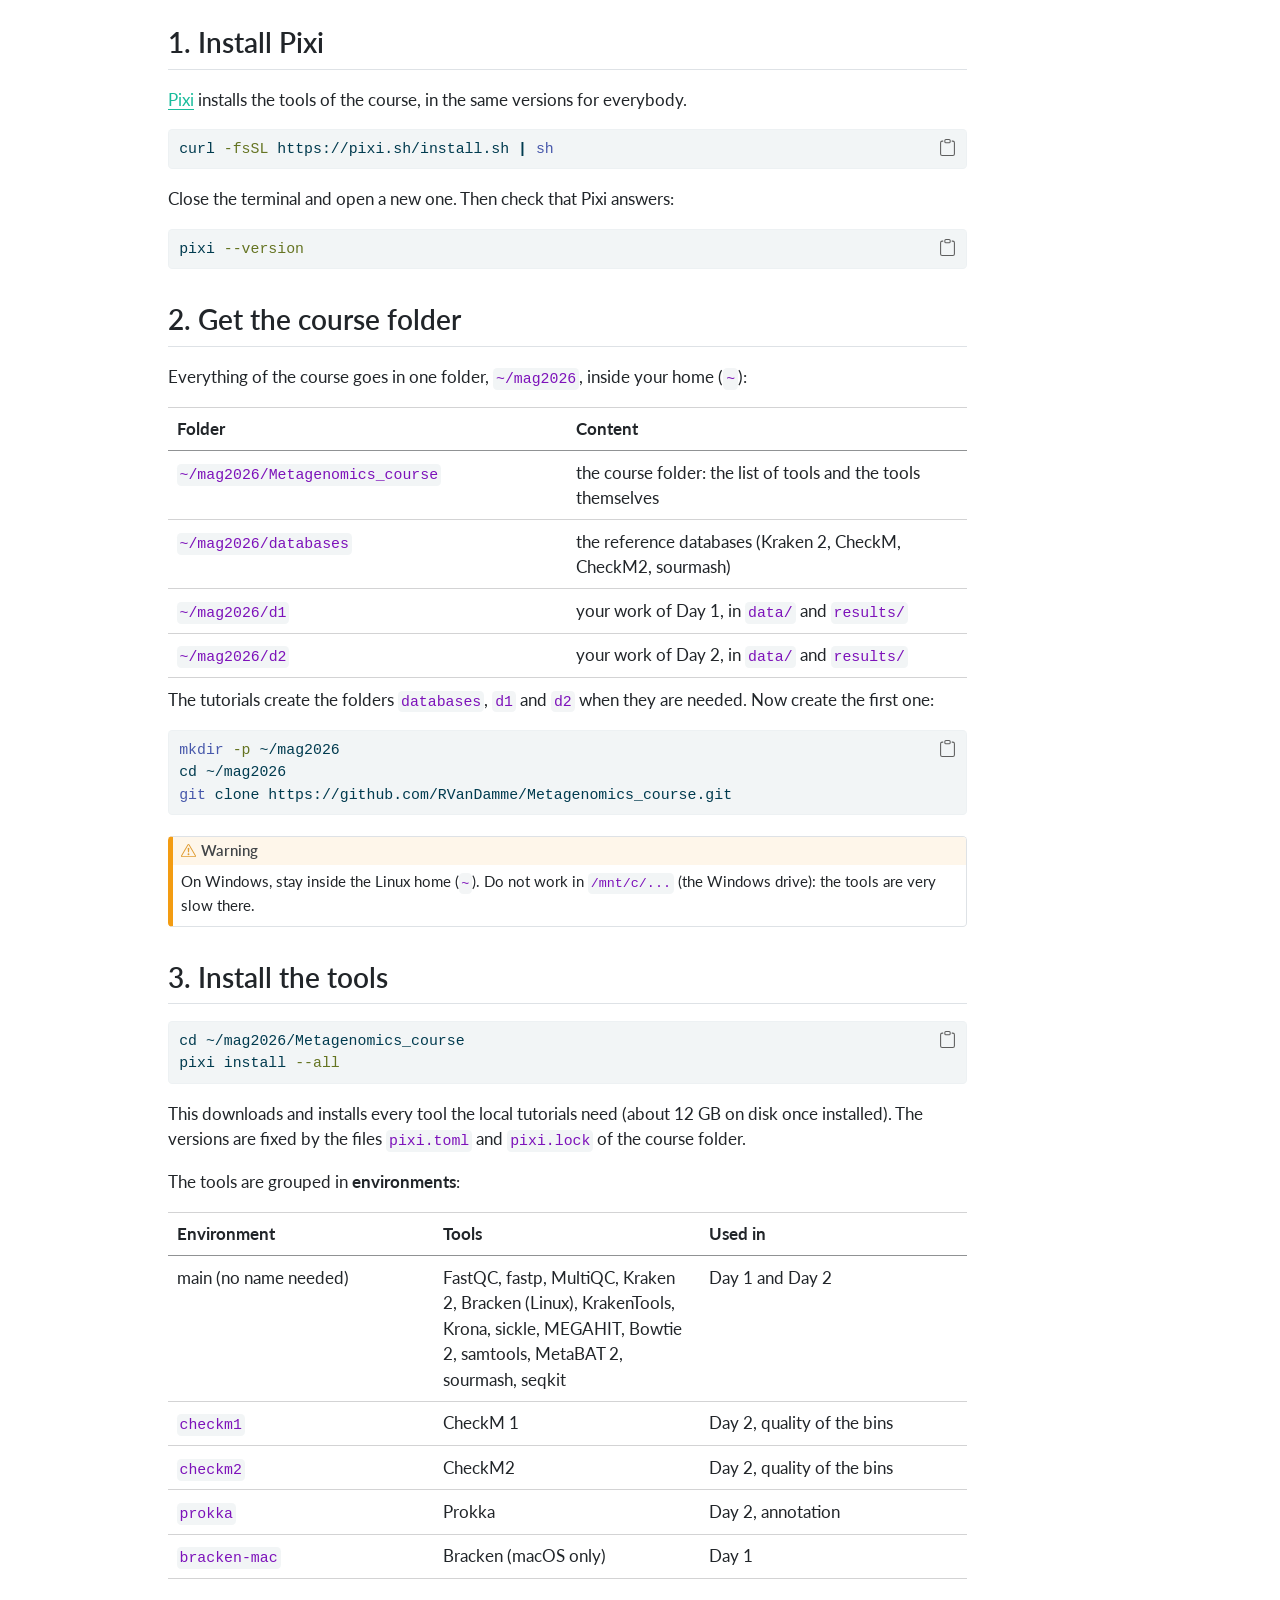
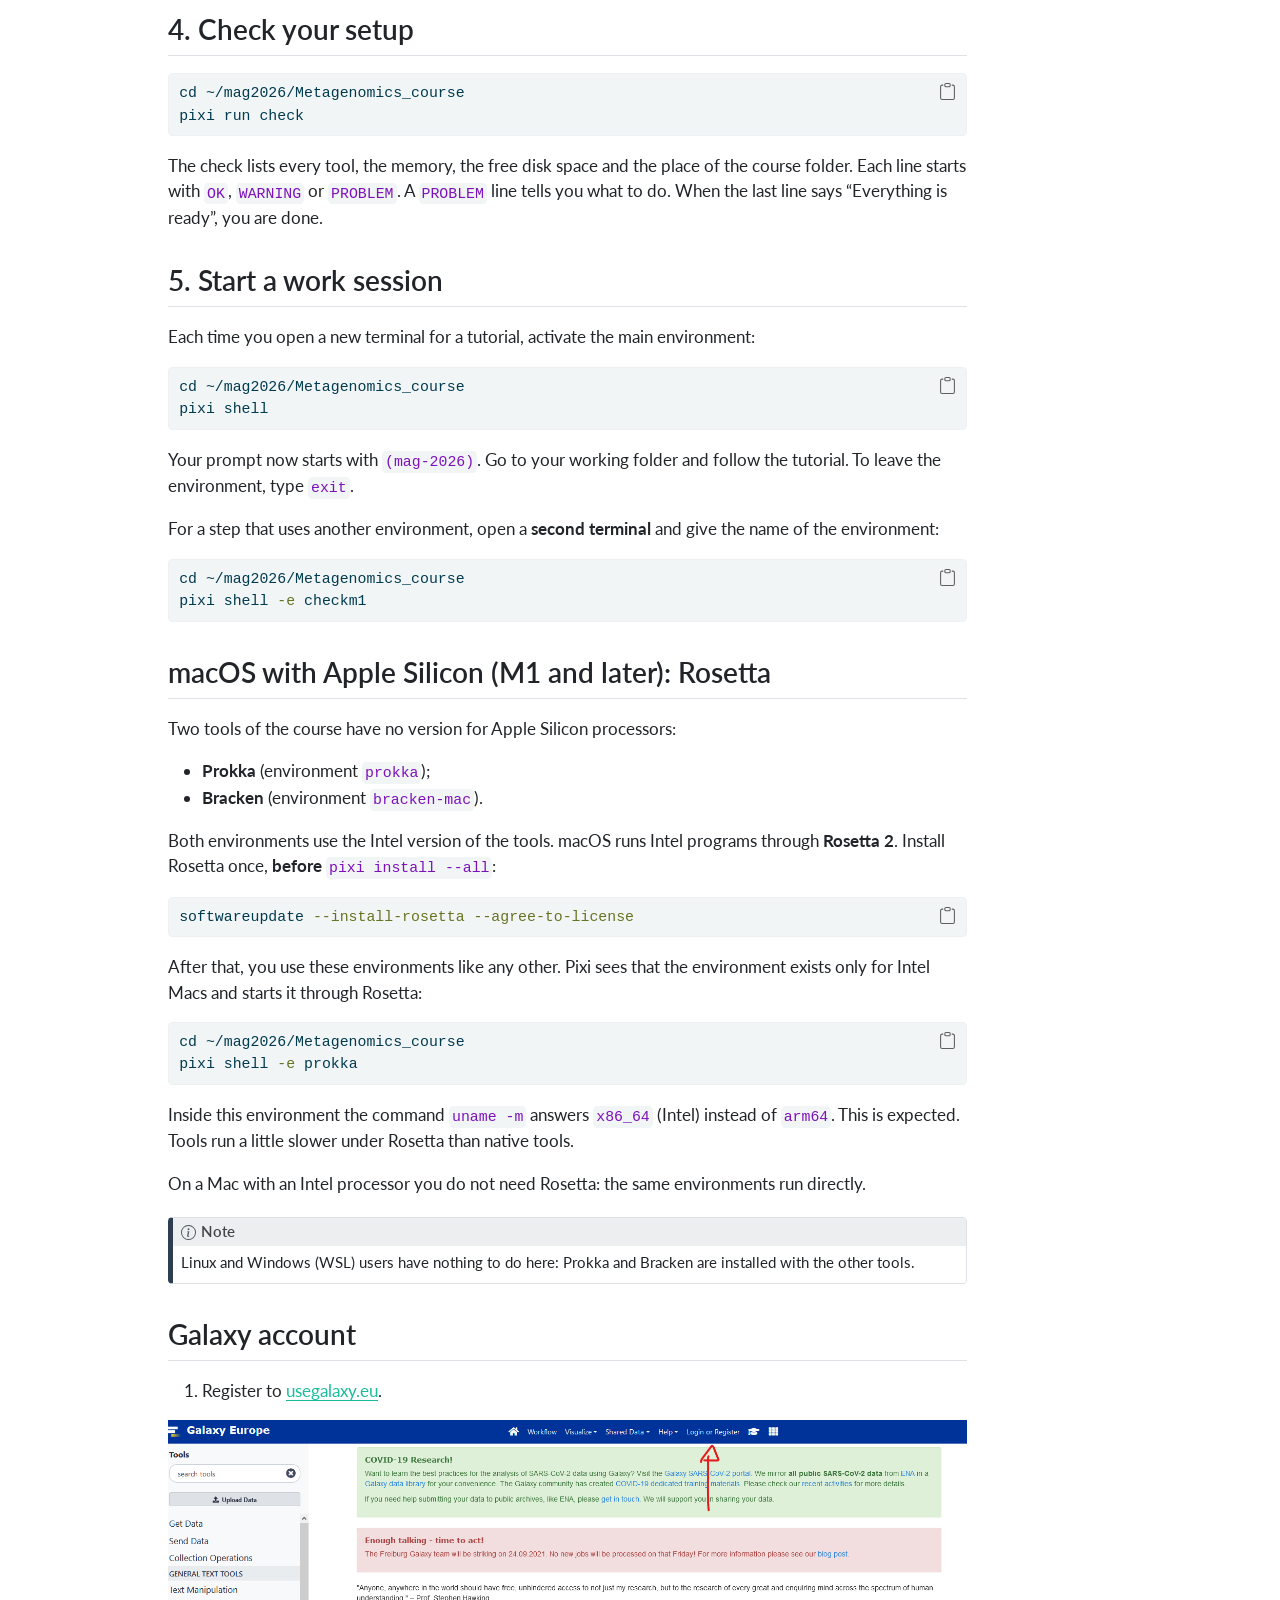
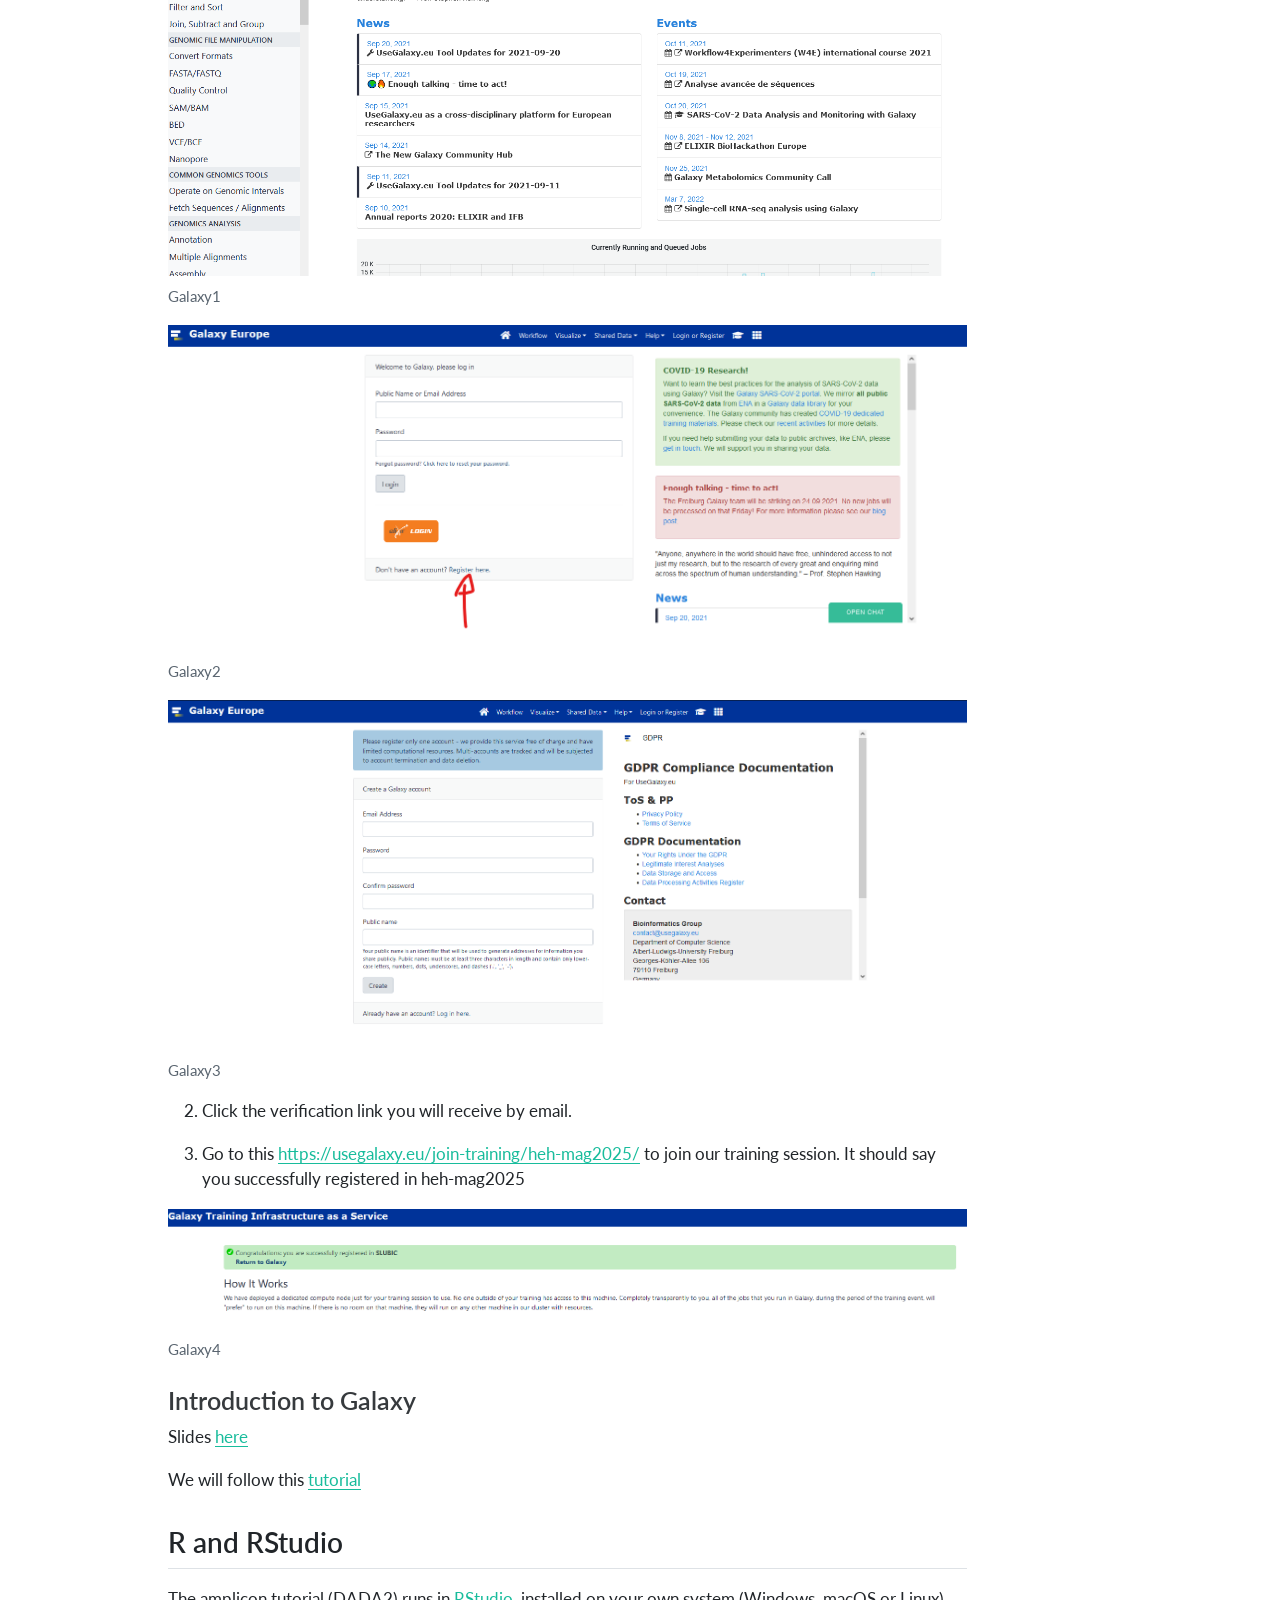
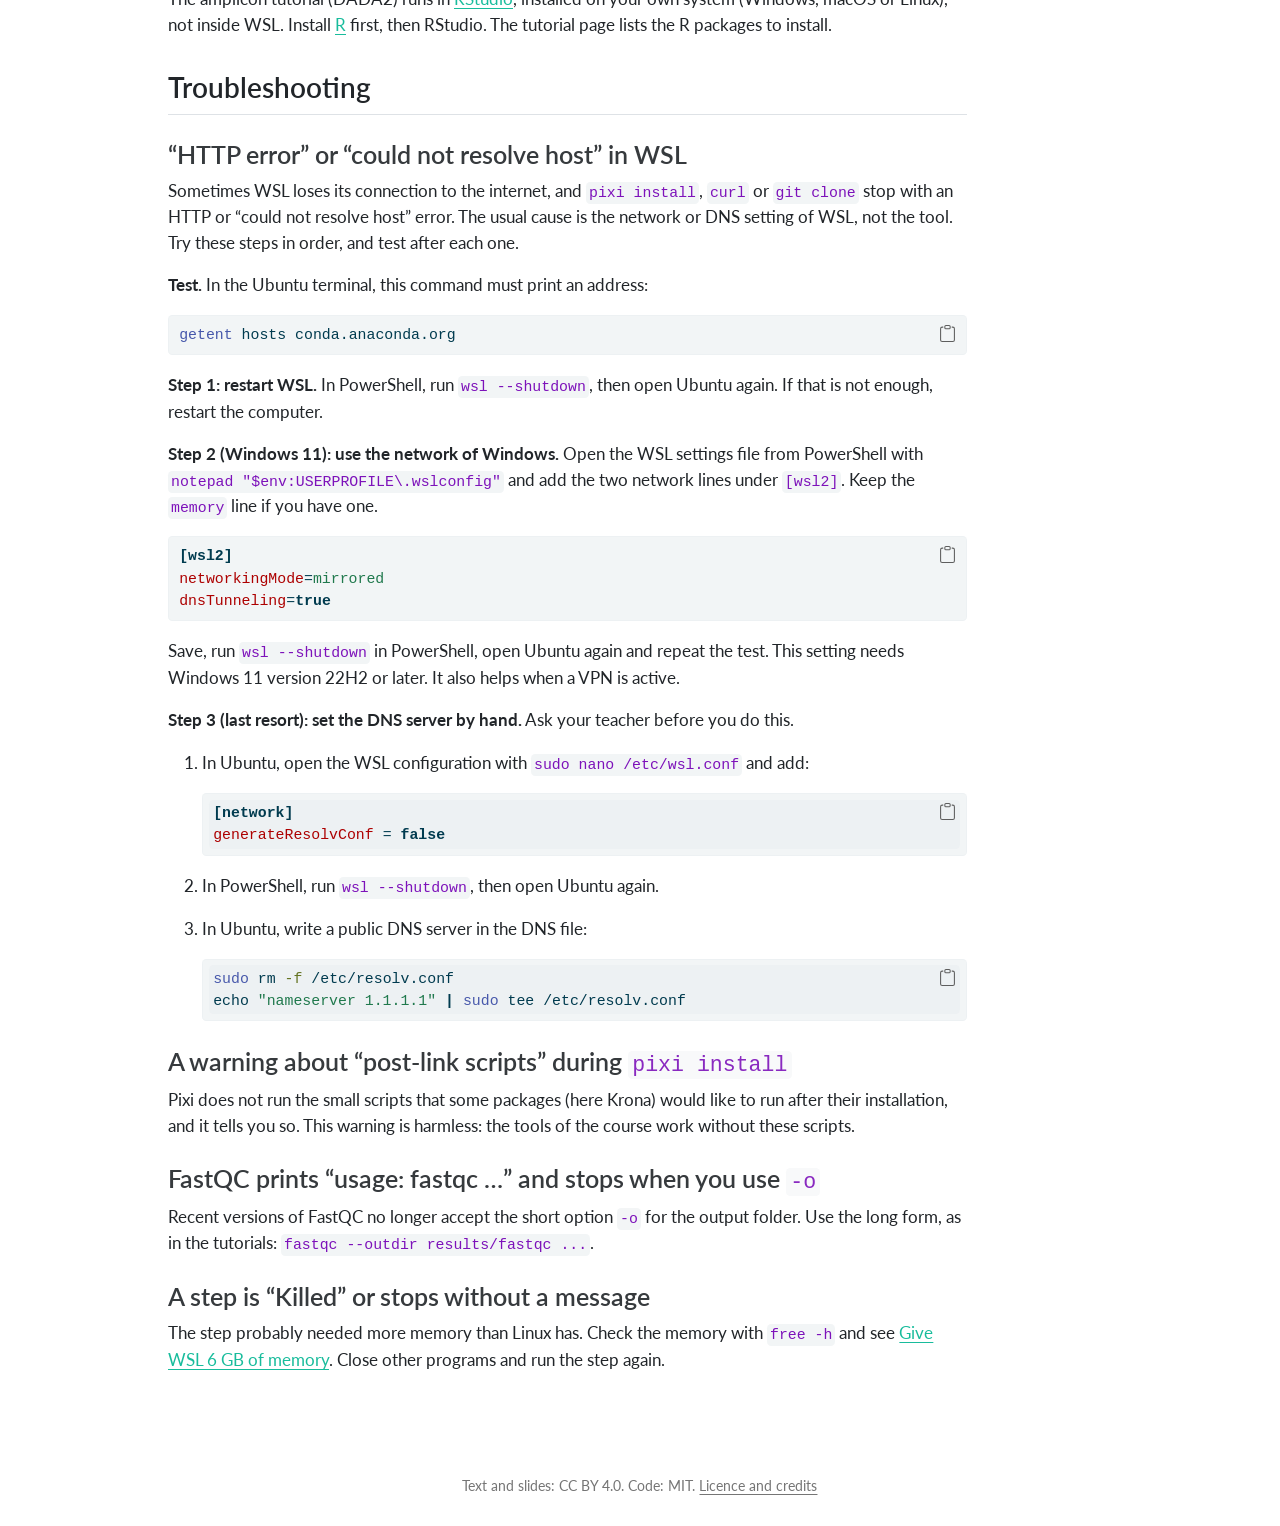
<file: setup.html>
<!DOCTYPE html>
<html xmlns="http://www.w3.org/1999/xhtml" lang="en" xml:lang="en"><head>

<meta charset="utf-8">
<meta name="generator" content="quarto-1.11.9">

<meta name="viewport" content="width=device-width, initial-scale=1.0, user-scalable=yes">


<title>Setup – Introduction to Metagenomics</title>
<style>
/* Default styles provided by pandoc.
** See https://pandoc.org/MANUAL.html#variables-for-html for config info.
*/
span.smallcaps{font-variant: small-caps;}
div.columns{display: flex; gap: 1.5em;}
div.column{flex: auto;}
@media screen {
div.columns{gap: min(4vw, 1.5em);}
div.column{overflow-x: auto;}
}
div.hanging-indent{margin-left: 1.5em; text-indent: -1.5em;}
ul.task-list{list-style: none;}
ul.task-list li input[type="checkbox"] {
  width: 0.8em;
  margin: 0 0.8em 0.2em -1em; /* quarto-specific, see https://github.com/quarto-dev/quarto-cli/issues/4556 */ 
  vertical-align: middle;
}
/* CSS for syntax highlighting */
html { -webkit-text-size-adjust: 100%; }
pre > code.sourceCode { white-space: pre; position: relative; }
pre > code.sourceCode > span { display: inline-block; line-height: 1.25; }
pre > code.sourceCode > span:empty { height: 1.2em; }
.sourceCode { overflow: visible; }
code.sourceCode > span { color: inherit; text-decoration: inherit; }
div.sourceCode { margin: 1em 0; }
pre.sourceCode { margin: 0; }
@media screen {
div.sourceCode { overflow: auto; }
}
@media print {
pre > code.sourceCode { white-space: pre-wrap; }
pre > code.sourceCode > span { text-indent: -5em; padding-left: 5em; }
}
pre.numberSource code
  { counter-reset: source-line 0; }
pre.numberSource code > span
  { position: relative; left: -4em; counter-increment: source-line; }
pre.numberSource code > span > a:first-child::before
  { content: counter(source-line);
    position: relative; left: -1em; text-align: right; vertical-align: baseline;
    border: none; display: inline-block;
    -webkit-touch-callout: none; -webkit-user-select: none;
    -khtml-user-select: none; -moz-user-select: none;
    -ms-user-select: none; user-select: none;
    padding: 0 4px; width: 4em;
  }
pre.numberSource { margin-left: 3em;  padding-left: 4px; }
div.sourceCode
  {   }
@media screen {
pre > code.sourceCode > span > a:first-child::before { text-decoration: underline; }
}
</style>


<script src="site_libs/quarto-nav/quarto-nav.js"></script>
<script src="site_libs/quarto-nav/headroom.min.js"></script>
<script src="site_libs/clipboard/clipboard.min.js"></script>
<script src="site_libs/quarto-search/autocomplete.umd.js"></script>
<script src="site_libs/quarto-search/fuse.min.js"></script>
<script src="site_libs/quarto-search/quarto-search.js"></script>
<meta name="quarto:offset" content="./">
<script src="site_libs/quarto-html/quarto.js" type="module"></script>
<script src="site_libs/quarto-html/tabsets/tabsets.js" type="module"></script>
<script src="site_libs/quarto-html/scrollable-regions/scrollable-regions.js" type="module"></script>
<script src="site_libs/quarto-html/popper.min.js"></script>
<script src="site_libs/quarto-html/tippy.umd.min.js"></script>
<script src="site_libs/quarto-html/anchor.min.js"></script>
<link href="site_libs/quarto-html/tippy.css" rel="stylesheet">
<link href="site_libs/quarto-html/quarto-syntax-highlighting-63b5708e65d6cd79cd7618c58d0c21e7.css" rel="stylesheet" class="quarto-color-scheme" id="quarto-text-highlighting-styles">
<link href="site_libs/quarto-html/quarto-syntax-highlighting-dark-447e42e69aaa9833c0ba1b986f430b20.css" rel="stylesheet" class="quarto-color-scheme quarto-color-alternate" id="quarto-text-highlighting-styles">
<link href="site_libs/quarto-html/quarto-syntax-highlighting-63b5708e65d6cd79cd7618c58d0c21e7.css" rel="stylesheet" class="quarto-color-scheme-extra" id="quarto-text-highlighting-styles">
<script src="site_libs/bootstrap/bootstrap.min.js"></script>
<link href="site_libs/bootstrap/bootstrap-icons.css" rel="stylesheet">
<link href="site_libs/bootstrap/bootstrap-37d22064f0015095e5899644136972f5.min.css" rel="stylesheet" append-hash="true" class="quarto-color-scheme" id="quarto-bootstrap" data-mode="light">
<link href="site_libs/bootstrap/bootstrap-dark-3d5da8a0c3bc4296215f21ddfe68f596.min.css" rel="stylesheet" append-hash="true" class="quarto-color-scheme quarto-color-alternate" id="quarto-bootstrap" data-mode="dark">
<link href="site_libs/bootstrap/bootstrap-37d22064f0015095e5899644136972f5.min.css" rel="stylesheet" append-hash="true" class="quarto-color-scheme-extra" id="quarto-bootstrap" data-mode="light">
<script id="quarto-search-options" type="application/json">{
  "location": "navbar",
  "copy-button": false,
  "collapse-after": 3,
  "panel-placement": "end",
  "type": "overlay",
  "limit": 50,
  "keyboard-shortcut": [
    "f",
    "/",
    "s"
  ],
  "show-item-context": false,
  "language": {
    "search-no-results-text": "No results",
    "search-matching-documents-text": "matching documents",
    "search-copy-link-title": "Copy link to search",
    "search-hide-matches-text": "Hide additional matches",
    "search-more-match-text": "more match in this document",
    "search-more-matches-text": "more matches in this document",
    "search-clear-button-title": "Clear",
    "search-text-placeholder": "",
    "search-detached-cancel-button-title": "Cancel",
    "search-submit-button-title": "Submit",
    "search-label": "Search"
  }
}</script>


</head>

<body class="nav-fixed quarto-light"><a id="quarto-skip-link" class="visually-hidden-focusable" href="#quarto-document-content">Skip to main content</a><script id="quarto-html-before-body" type="application/javascript">
    const toggleBodyColorMode = (bsSheetEl) => {
      const mode = bsSheetEl.getAttribute("data-mode");
      const bodyEl = window.document.querySelector("body");
      if (mode === "dark") {
        bodyEl.classList.add("quarto-dark");
        bodyEl.classList.remove("quarto-light");
      } else {
        bodyEl.classList.add("quarto-light");
        bodyEl.classList.remove("quarto-dark");
      }
    }
    const toggleBodyColorPrimary = () => {
      const bsSheetEl = window.document.querySelector("link#quarto-bootstrap:not([rel=disabled-stylesheet])");
      if (bsSheetEl) {
        toggleBodyColorMode(bsSheetEl);
      }
    }
    const setColorSchemeToggle = (alternate) => {
      const toggles = window.document.querySelectorAll('.quarto-color-scheme-toggle');
      for (let i=0; i < toggles.length; i++) {
        const toggle = toggles[i];
        if (toggle) {
          toggle.setAttribute("aria-checked", alternate ? "true" : "false");
          if (alternate) {
            toggle.classList.add("alternate");
          } else {
            toggle.classList.remove("alternate");
          }
        }
      }
    };
    const toggleColorMode = (alternate) => {
      // Switch the stylesheets
      const primaryStylesheets = window.document.querySelectorAll('link.quarto-color-scheme:not(.quarto-color-alternate)');
      const alternateStylesheets = window.document.querySelectorAll('link.quarto-color-scheme.quarto-color-alternate');
      manageTransitions('#quarto-margin-sidebar .nav-link', false);
      if (alternate) {
        // note: dark is layered on light, we don't disable primary!
        enableStylesheet(alternateStylesheets);
        for (const sheetNode of alternateStylesheets) {
          if (sheetNode.id === "quarto-bootstrap") {
            toggleBodyColorMode(sheetNode);
          }
        }
      } else {
        disableStylesheet(alternateStylesheets);
        enableStylesheet(primaryStylesheets)
        toggleBodyColorPrimary();
      }
      manageTransitions('#quarto-margin-sidebar .nav-link', true);
      // Switch the toggles
      setColorSchemeToggle(alternate)
    }
    // Hack to workaround the fact that safari doesn't
    // properly recolor the scrollbar when toggling (#1455).
    // Not run on load: stylesheets are set before first paint there, and
    // scrolling would undo the scroll to a URL fragment (#14973).
    // The one pixel nudge keeps the reader where they were.
    const refreshSafariScrollbar = () => {
      if (navigator.userAgent.indexOf('Safari') > 0 && navigator.userAgent.indexOf('Chrome') == -1) {
        manageTransitions("body", false);
        const scrollY = window.scrollY;
        window.scrollTo(0, scrollY > 0 ? scrollY - 1 : 1);
        setTimeout(() => {
          window.scrollTo(0, scrollY);
          manageTransitions("body", true);
        }, 40);
      }
    }
    const disableStylesheet = (stylesheets) => {
      for (let i=0; i < stylesheets.length; i++) {
        const stylesheet = stylesheets[i];
        stylesheet.rel = 'disabled-stylesheet';
      }
    }
    const enableStylesheet = (stylesheets) => {
      for (let i=0; i < stylesheets.length; i++) {
        const stylesheet = stylesheets[i];
        if(stylesheet.rel !== 'stylesheet') { // for Chrome, which will still FOUC without this check
          stylesheet.rel = 'stylesheet';
        }
      }
    }
    const manageTransitions = (selector, allowTransitions) => {
      const els = window.document.querySelectorAll(selector);
      for (let i=0; i < els.length; i++) {
        const el = els[i];
        if (allowTransitions) {
          el.classList.remove('notransition');
        } else {
          el.classList.add('notransition');
        }
      }
    }
    const isFileUrl = () => {
      return window.location.protocol === 'file:';
    }
    const hasAlternateSentinel = () => {
      let styleSentinel = getColorSchemeSentinel();
      if (styleSentinel !== null) {
        return styleSentinel === "alternate";
      } else {
        return false;
      }
    }
    const setStyleSentinel = (alternate) => {
      const value = alternate ? "alternate" : "default";
      if (!isFileUrl()) {
        window.localStorage.setItem("quarto-color-scheme", value);
      } else {
        localAlternateSentinel = value;
      }
    }
    const getColorSchemeSentinel = () => {
      if (!isFileUrl()) {
        const storageValue = window.localStorage.getItem("quarto-color-scheme");
        return storageValue != null ? storageValue : localAlternateSentinel;
      } else {
        return localAlternateSentinel;
      }
    }
    const toggleGiscusIfUsed = (isAlternate, darkModeDefault) => {
      const baseTheme = document.querySelector('#giscus-base-theme')?.value ?? 'light';
      const alternateTheme = document.querySelector('#giscus-alt-theme')?.value ?? 'dark';
      let newTheme = '';
      if(authorPrefersDark) {
        newTheme = isAlternate ? baseTheme : alternateTheme;
      } else {
        newTheme = isAlternate ? alternateTheme : baseTheme;
      }
      const changeGiscusTheme = () => {
        // From: https://github.com/giscus/giscus/issues/336
        const sendMessage = (message) => {
          const iframe = document.querySelector('iframe.giscus-frame');
          if (!iframe) return;
          iframe.contentWindow.postMessage({ giscus: message }, 'https://giscus.app');
        }
        sendMessage({
          setConfig: {
            theme: newTheme
          }
        });
      }
      const isGiscussLoaded = window.document.querySelector('iframe.giscus-frame') !== null;
      if (isGiscussLoaded) {
        changeGiscusTheme();
      }
    };
    const authorPrefersDark = false;
    const darkModeDefault = authorPrefersDark;
      document.querySelector('link#quarto-text-highlighting-styles.quarto-color-scheme-extra').rel = 'disabled-stylesheet';
      document.querySelector('link#quarto-bootstrap.quarto-color-scheme-extra').rel = 'disabled-stylesheet';
    let localAlternateSentinel = darkModeDefault ? 'alternate' : 'default';
    // Dark / light mode switch
    window.quartoToggleColorScheme = () => {
      // Read the current dark / light value
      let toAlternate = !hasAlternateSentinel();
      toggleColorMode(toAlternate);
      refreshSafariScrollbar();
      setStyleSentinel(toAlternate);
      toggleGiscusIfUsed(toAlternate, darkModeDefault);
      window.dispatchEvent(new Event('resize'));
    };
    // Switch to dark mode if need be
    if (hasAlternateSentinel()) {
      toggleColorMode(true);
    } else {
      toggleColorMode(false);
    }
  </script>

<div id="quarto-search-results"></div>
  <header id="quarto-header" class="headroom fixed-top">
    <nav class="navbar navbar-expand-lg " data-bs-theme="dark" aria-label="Site">
      <div class="navbar-container container-fluid">
      <div class="navbar-brand-container mx-auto">
    <a class="navbar-brand" href="./index.html">
    <span class="navbar-title">Introduction to Metagenomics</span>
    </a>
  </div>
          <button class="navbar-toggler" type="button" data-bs-toggle="collapse" data-bs-target="#navbarCollapse" aria-controls="navbarCollapse" aria-expanded="false" aria-label="Toggle navigation" onclick="if (window.quartoToggleHeadroom) { window.quartoToggleHeadroom(); }">
  <span class="navbar-toggler-icon"></span>
</button>
          <div class="collapse navbar-collapse" id="navbarCollapse">
            <ul class="navbar-nav navbar-nav-scroll me-auto">
  <li class="nav-item">
    <a class="nav-link" href="./index.html"> 
<span class="menu-text">Home</span></a>
  </li>  
  <li class="nav-item">
    <a class="nav-link active" href="./setup.html" aria-current="page"> 
<span class="menu-text">Setup</span></a>
  </li>  
  <li class="nav-item dropdown ">
    <a class="nav-link dropdown-toggle" href="#" id="nav-menu-tutorials" role="link" data-bs-toggle="dropdown" aria-expanded="false">
 <span class="menu-text">Tutorials</span>
    </a>
    <ul class="dropdown-menu" aria-labelledby="nav-menu-tutorials">    
        <li>
    <a class="dropdown-item" href="./tutorials/d1-read-taxonomy.html">
 <span class="dropdown-text">Day 1: read-based taxonomy</span></a>
  </li>  
        <li>
    <a class="dropdown-item" href="./tutorials/d2-assembly-binning.html">
 <span class="dropdown-text">Day 2: assembly and binning</span></a>
  </li>  
        <li>
    <a class="dropdown-item" href="./tutorials/d2-amplicon-dada2.html">
 <span class="dropdown-text">Day 2: amplicon sequencing (DADA2)</span></a>
  </li>  
    </ul>
  </li>
  <li class="nav-item">
    <a class="nav-link" href="./galaxy.html"> 
<span class="menu-text">Galaxy route</span></a>
  </li>  
  <li class="nav-item">
    <a class="nav-link" href="./data/README.html"> 
<span class="menu-text">Data</span></a>
  </li>  
  <li class="nav-item">
    <a class="nav-link" href="./slides.html"> 
<span class="menu-text">Slides</span></a>
  </li>  
  <li class="nav-item">
    <a class="nav-link" href="./project.html"> 
<span class="menu-text">Project</span></a>
  </li>  
</ul>
          </div> <!-- /navcollapse -->
            <div class="quarto-navbar-tools">
    <a href="https://github.com/RVanDamme/Metagenomics_course" title="" class="quarto-navigation-tool px-1" aria-label=""><i class="bi bi-github"></i></a>
  <button type="button" role="switch" aria-checked="false" class="quarto-color-scheme-toggle quarto-navigation-tool  px-1" onclick="window.quartoToggleColorScheme(); return false;" title="Toggle dark mode" aria-label="Toggle dark mode"><i class="bi"></i></button>
</div>
            <div id="quarto-search" class="" title="Search"></div>
      </div> <!-- /container-fluid -->
    </nav>
</header>
<!-- content -->
<div id="quarto-content" class="quarto-container page-columns page-rows-contents page-layout-article page-navbar">
<!-- sidebar -->
<!-- margin-sidebar -->
    <div id="quarto-margin-sidebar" class="sidebar margin-sidebar">
        <nav id="TOC" role="doc-toc" aria-labelledby="toc-title" class="toc-active">
    <h2 id="toc-title">On this page</h2>
   
  <ul>
  <li><a href="#what-you-need" id="toc-what-you-need" class="nav-link active" data-scroll-target="#what-you-need">What you need</a></li>
  <li><a href="#windows-wsl" id="toc-windows-wsl" class="nav-link" data-scroll-target="#windows-wsl">Windows: WSL</a>
  <ul class="collapse">
  <li><a href="#wsl-memory" id="toc-wsl-memory" class="nav-link" data-scroll-target="#wsl-memory">Give WSL 6 GB of memory</a></li>
  </ul></li>
  <li><a href="#install-pixi" id="toc-install-pixi" class="nav-link" data-scroll-target="#install-pixi">1. Install Pixi</a></li>
  <li><a href="#get-the-course-folder" id="toc-get-the-course-folder" class="nav-link" data-scroll-target="#get-the-course-folder">2. Get the course folder</a></li>
  <li><a href="#install-the-tools" id="toc-install-the-tools" class="nav-link" data-scroll-target="#install-the-tools">3. Install the tools</a></li>
  <li><a href="#check-your-setup" id="toc-check-your-setup" class="nav-link" data-scroll-target="#check-your-setup">4. Check your setup</a></li>
  <li><a href="#start-a-work-session" id="toc-start-a-work-session" class="nav-link" data-scroll-target="#start-a-work-session">5. Start a work session</a></li>
  <li><a href="#macos-with-apple-silicon-m1-and-later-rosetta" id="toc-macos-with-apple-silicon-m1-and-later-rosetta" class="nav-link" data-scroll-target="#macos-with-apple-silicon-m1-and-later-rosetta">macOS with Apple Silicon (M1 and later): Rosetta</a></li>
  <li><a href="#galaxy-account" id="toc-galaxy-account" class="nav-link" data-scroll-target="#galaxy-account">Galaxy account</a>
  <ul class="collapse">
  <li><a href="#introduction-to-galaxy" id="toc-introduction-to-galaxy" class="nav-link" data-scroll-target="#introduction-to-galaxy">Introduction to Galaxy</a></li>
  </ul></li>
  <li><a href="#r-and-rstudio" id="toc-r-and-rstudio" class="nav-link" data-scroll-target="#r-and-rstudio">R and RStudio</a></li>
  <li><a href="#troubleshooting" id="toc-troubleshooting" class="nav-link" data-scroll-target="#troubleshooting">Troubleshooting</a>
  <ul class="collapse">
  <li><a href="#wsl-network" id="toc-wsl-network" class="nav-link" data-scroll-target="#wsl-network">“HTTP error” or “could not resolve host” in WSL</a></li>
  <li><a href="#a-warning-about-post-link-scripts-during-pixi-install" id="toc-a-warning-about-post-link-scripts-during-pixi-install" class="nav-link" data-scroll-target="#a-warning-about-post-link-scripts-during-pixi-install">A warning about “post-link scripts” during <code>pixi install</code></a></li>
  <li><a href="#fastqc-prints-usage-fastqc-and-stops-when-you-use--o" id="toc-fastqc-prints-usage-fastqc-and-stops-when-you-use--o" class="nav-link" data-scroll-target="#fastqc-prints-usage-fastqc-and-stops-when-you-use--o">FastQC prints “usage: fastqc …” and stops when you use <code>-o</code></a></li>
  <li><a href="#a-step-is-killed-or-stops-without-a-message" id="toc-a-step-is-killed-or-stops-without-a-message" class="nav-link" data-scroll-target="#a-step-is-killed-or-stops-without-a-message">A step is “Killed” or stops without a message</a></li>
  </ul></li>
  </ul>
</nav>
    </div>
<!-- main -->
<main class="content" id="quarto-document-content" tabindex="-1">


<header id="title-block-header" class="quarto-title-block default">
<div class="quarto-title">
<h1 class="title">Setup</h1>
</div>



<div class="quarto-title-meta">

    
  
    
  </div>
  


</header>


<p>We do the setup together in class on Day 1. This page is the reference.</p>
<section id="what-you-need" class="level2">
<h2 class="anchored" data-anchor-id="what-you-need">What you need</h2>
<ul>
<li>A laptop with <strong>at least 8 GB of memory (RAM)</strong> and <strong>50 GB of free disk space</strong>.</li>
<li>Windows 10 or 11 with WSL (Ubuntu), or Linux, or macOS.</li>
<li>An internet connection for the first installation (about 3 GB of downloads for the tools).</li>
</ul>
<p>The local tutorials run in a Linux terminal: the Ubuntu terminal of WSL on Windows, or the Terminal on Linux and macOS.</p>
</section>
<section id="windows-wsl" class="level2">
<h2 class="anchored" data-anchor-id="windows-wsl">Windows: WSL</h2>
<p>The local tutorials run in <strong>WSL 2</strong> (Windows Subsystem for Linux) with Ubuntu. If WSL is not installed yet: open <strong>PowerShell as administrator</strong>, run the command below, and restart the computer.</p>
<div class="code-copy-outer-scaffold"><div class="sourceCode" id="cb1"><pre class="sourceCode powershell code-with-copy"><code class="sourceCode powershell"><span id="cb1-1"><a href="#cb1-1" aria-hidden="true" tabindex="-1"></a>wsl <span class="op">--</span>install</span></code></pre></div><button title="Copy to Clipboard" class="code-copy-button"><i class="bi"></i></button></div>
<p>Then open “Ubuntu” from the Start menu and choose a user name and a password.</p>
<section id="wsl-memory" class="level3">
<h3 class="anchored" data-anchor-id="wsl-memory">Give WSL 6 GB of memory</h3>
<p>The tutorials need <strong>6 GB of memory inside Linux</strong>. By default, WSL gets half of the memory of the computer:</p>
<table class="caption-top table">
<thead>
<tr class="header">
<th>Memory of the laptop</th>
<th>WSL gets by default</th>
<th>What to do</th>
</tr>
</thead>
<tbody>
<tr class="odd">
<td>16 GB or more</td>
<td>8 GB</td>
<td>nothing</td>
</tr>
<tr class="even">
<td>12 GB</td>
<td>6 GB</td>
<td>nothing</td>
</tr>
<tr class="odd">
<td>8 GB</td>
<td>4 GB</td>
<td><strong>set it to 6 GB (below)</strong></td>
</tr>
</tbody>
</table>
<p>First check what you have. In the Ubuntu terminal:</p>
<div class="code-copy-outer-scaffold"><div class="sourceCode" id="cb2"><pre class="sourceCode bash code-with-copy"><code class="sourceCode bash"><span id="cb2-1"><a href="#cb2-1" aria-hidden="true" tabindex="-1"></a><span class="fu">free</span> <span class="at">-h</span></span></code></pre></div><button title="Copy to Clipboard" class="code-copy-button"><i class="bi"></i></button></div>
<p>Look at the <code>total</code> column of the <code>Mem:</code> line. If it shows less than about <code>5.7Gi</code>, change the setting:</p>
<ol type="1">
<li><p>Open <strong>PowerShell</strong> (not Ubuntu) and open the WSL settings file in Notepad. Answer “Yes” if Notepad asks to create the file.</p>
<div class="code-copy-outer-scaffold"><div class="sourceCode" id="cb3"><pre class="sourceCode powershell code-with-copy"><code class="sourceCode powershell"><span id="cb3-1"><a href="#cb3-1" aria-hidden="true" tabindex="-1"></a>notepad <span class="st">"</span><span class="va">$env</span><span class="op">:</span><span class="va">USERPROFILE</span><span class="st">\.wslconfig"</span></span></code></pre></div><button title="Copy to Clipboard" class="code-copy-button"><i class="bi"></i></button></div></li>
<li><p>Write these two lines in the file, save it and close Notepad.</p>
<div class="code-copy-outer-scaffold"><div class="sourceCode" id="cb4"><pre class="sourceCode ini code-with-copy"><code class="sourceCode ini"><span id="cb4-1"><a href="#cb4-1" aria-hidden="true" tabindex="-1"></a><span class="kw">[wsl2]</span></span>
<span id="cb4-2"><a href="#cb4-2" aria-hidden="true" tabindex="-1"></a><span class="dt">memory</span><span class="ot">=</span><span class="st">6GB</span></span></code></pre></div><button title="Copy to Clipboard" class="code-copy-button"><i class="bi"></i></button></div></li>
<li><p>Stop WSL, still in PowerShell. This closes all your Ubuntu terminals.</p>
<div class="code-copy-outer-scaffold"><div class="sourceCode" id="cb5"><pre class="sourceCode powershell code-with-copy"><code class="sourceCode powershell"><span id="cb5-1"><a href="#cb5-1" aria-hidden="true" tabindex="-1"></a>wsl <span class="op">--</span>shutdown</span></code></pre></div><button title="Copy to Clipboard" class="code-copy-button"><i class="bi"></i></button></div></li>
<li><p>Open Ubuntu again and run <code>free -h</code>. The total is now about <code>5.8Gi</code>.</p></li>
</ol>
<div class="callout callout-style-default callout-warning callout-titled">
<div class="callout-header d-flex align-content-center">
<div class="callout-icon-container">
<i class="callout-icon"></i>
</div>
<div class="callout-title-container flex-fill">
Warning
</div>
</div>
<div class="callout-body-container callout-body">
<p>On a laptop with 8 GB, this leaves only 2 GB for Windows. During the long steps (Kraken 2, assembly, CheckM), close the other Windows programs, the web browser first.</p>
</div>
</div>
</section>
</section>
<section id="install-pixi" class="level2">
<h2 class="anchored" data-anchor-id="install-pixi">1. Install Pixi</h2>
<p><a href="https://pixi.sh">Pixi</a> installs the tools of the course, in the same versions for everybody.</p>
<div class="code-copy-outer-scaffold"><div class="sourceCode" id="cb6"><pre class="sourceCode bash code-with-copy"><code class="sourceCode bash"><span id="cb6-1"><a href="#cb6-1" aria-hidden="true" tabindex="-1"></a><span class="ex">curl</span> <span class="at">-fsSL</span> https://pixi.sh/install.sh <span class="kw">|</span> <span class="fu">sh</span></span></code></pre></div><button title="Copy to Clipboard" class="code-copy-button"><i class="bi"></i></button></div>
<p>Close the terminal and open a new one. Then check that Pixi answers:</p>
<div class="code-copy-outer-scaffold"><div class="sourceCode" id="cb7"><pre class="sourceCode bash code-with-copy"><code class="sourceCode bash"><span id="cb7-1"><a href="#cb7-1" aria-hidden="true" tabindex="-1"></a><span class="ex">pixi</span> <span class="at">--version</span></span></code></pre></div><button title="Copy to Clipboard" class="code-copy-button"><i class="bi"></i></button></div>
</section>
<section id="get-the-course-folder" class="level2">
<h2 class="anchored" data-anchor-id="get-the-course-folder">2. Get the course folder</h2>
<p>Everything of the course goes in one folder, <code>~/mag2026</code>, inside your home (<code>~</code>):</p>
<table class="caption-top table">
<colgroup>
<col style="width: 50%">
<col style="width: 50%">
</colgroup>
<thead>
<tr class="header">
<th>Folder</th>
<th>Content</th>
</tr>
</thead>
<tbody>
<tr class="odd">
<td><code>~/mag2026/Metagenomics_course</code></td>
<td>the course folder: the list of tools and the tools themselves</td>
</tr>
<tr class="even">
<td><code>~/mag2026/databases</code></td>
<td>the reference databases (Kraken 2, CheckM, CheckM2, sourmash)</td>
</tr>
<tr class="odd">
<td><code>~/mag2026/d1</code></td>
<td>your work of Day 1, in <code>data/</code> and <code>results/</code></td>
</tr>
<tr class="even">
<td><code>~/mag2026/d2</code></td>
<td>your work of Day 2, in <code>data/</code> and <code>results/</code></td>
</tr>
</tbody>
</table>
<p>The tutorials create the folders <code>databases</code>, <code>d1</code> and <code>d2</code> when they are needed. Now create the first one:</p>
<div class="code-copy-outer-scaffold"><div class="sourceCode" id="cb8"><pre class="sourceCode bash code-with-copy"><code class="sourceCode bash"><span id="cb8-1"><a href="#cb8-1" aria-hidden="true" tabindex="-1"></a><span class="fu">mkdir</span> <span class="at">-p</span> ~/mag2026</span>
<span id="cb8-2"><a href="#cb8-2" aria-hidden="true" tabindex="-1"></a><span class="bu">cd</span> ~/mag2026</span>
<span id="cb8-3"><a href="#cb8-3" aria-hidden="true" tabindex="-1"></a><span class="fu">git</span> clone https://github.com/RVanDamme/Metagenomics_course.git</span></code></pre></div><button title="Copy to Clipboard" class="code-copy-button"><i class="bi"></i></button></div>
<div class="callout callout-style-default callout-warning callout-titled">
<div class="callout-header d-flex align-content-center">
<div class="callout-icon-container">
<i class="callout-icon"></i>
</div>
<div class="callout-title-container flex-fill">
Warning
</div>
</div>
<div class="callout-body-container callout-body">
<p>On Windows, stay inside the Linux home (<code>~</code>). Do not work in <code>/mnt/c/...</code> (the Windows drive): the tools are very slow there.</p>
</div>
</div>
</section>
<section id="install-the-tools" class="level2">
<h2 class="anchored" data-anchor-id="install-the-tools">3. Install the tools</h2>
<div class="code-copy-outer-scaffold"><div class="sourceCode" id="cb9"><pre class="sourceCode bash code-with-copy"><code class="sourceCode bash"><span id="cb9-1"><a href="#cb9-1" aria-hidden="true" tabindex="-1"></a><span class="bu">cd</span> ~/mag2026/Metagenomics_course</span>
<span id="cb9-2"><a href="#cb9-2" aria-hidden="true" tabindex="-1"></a><span class="ex">pixi</span> install <span class="at">--all</span></span></code></pre></div><button title="Copy to Clipboard" class="code-copy-button"><i class="bi"></i></button></div>
<p>This downloads and installs every tool the local tutorials need (about 12 GB on disk once installed). The versions are fixed by the files <code>pixi.toml</code> and <code>pixi.lock</code> of the course folder.</p>
<p>The tools are grouped in <strong>environments</strong>:</p>
<table class="caption-top table">
<colgroup>
<col style="width: 33%">
<col style="width: 33%">
<col style="width: 33%">
</colgroup>
<thead>
<tr class="header">
<th>Environment</th>
<th>Tools</th>
<th>Used in</th>
</tr>
</thead>
<tbody>
<tr class="odd">
<td>main (no name needed)</td>
<td>FastQC, fastp, MultiQC, Kraken 2, Bracken (Linux), KrakenTools, Krona, sickle, MEGAHIT, Bowtie 2, samtools, MetaBAT 2, sourmash, seqkit</td>
<td>Day 1 and Day 2</td>
</tr>
<tr class="even">
<td><code>checkm1</code></td>
<td>CheckM 1</td>
<td>Day 2, quality of the bins</td>
</tr>
<tr class="odd">
<td><code>checkm2</code></td>
<td>CheckM2</td>
<td>Day 2, quality of the bins</td>
</tr>
<tr class="even">
<td><code>prokka</code></td>
<td>Prokka</td>
<td>Day 2, annotation</td>
</tr>
<tr class="odd">
<td><code>bracken-mac</code></td>
<td>Bracken (macOS only)</td>
<td>Day 1</td>
</tr>
</tbody>
</table>
</section>
<section id="check-your-setup" class="level2">
<h2 class="anchored" data-anchor-id="check-your-setup">4. Check your setup</h2>
<div class="code-copy-outer-scaffold"><div class="sourceCode" id="cb10"><pre class="sourceCode bash code-with-copy"><code class="sourceCode bash"><span id="cb10-1"><a href="#cb10-1" aria-hidden="true" tabindex="-1"></a><span class="bu">cd</span> ~/mag2026/Metagenomics_course</span>
<span id="cb10-2"><a href="#cb10-2" aria-hidden="true" tabindex="-1"></a><span class="ex">pixi</span> run check</span></code></pre></div><button title="Copy to Clipboard" class="code-copy-button"><i class="bi"></i></button></div>
<p>The check lists every tool, the memory, the free disk space and the place of the course folder. Each line starts with <code>OK</code>, <code>WARNING</code> or <code>PROBLEM</code>. A <code>PROBLEM</code> line tells you what to do. When the last line says “Everything is ready”, you are done.</p>
</section>
<section id="start-a-work-session" class="level2">
<h2 class="anchored" data-anchor-id="start-a-work-session">5. Start a work session</h2>
<p>Each time you open a new terminal for a tutorial, activate the main environment:</p>
<div class="code-copy-outer-scaffold"><div class="sourceCode" id="cb11"><pre class="sourceCode bash code-with-copy"><code class="sourceCode bash"><span id="cb11-1"><a href="#cb11-1" aria-hidden="true" tabindex="-1"></a><span class="bu">cd</span> ~/mag2026/Metagenomics_course</span>
<span id="cb11-2"><a href="#cb11-2" aria-hidden="true" tabindex="-1"></a><span class="ex">pixi</span> shell</span></code></pre></div><button title="Copy to Clipboard" class="code-copy-button"><i class="bi"></i></button></div>
<p>Your prompt now starts with <code>(mag-2026)</code>. Go to your working folder and follow the tutorial. To leave the environment, type <code>exit</code>.</p>
<p>For a step that uses another environment, open a <strong>second terminal</strong> and give the name of the environment:</p>
<div class="code-copy-outer-scaffold"><div class="sourceCode" id="cb12"><pre class="sourceCode bash code-with-copy"><code class="sourceCode bash"><span id="cb12-1"><a href="#cb12-1" aria-hidden="true" tabindex="-1"></a><span class="bu">cd</span> ~/mag2026/Metagenomics_course</span>
<span id="cb12-2"><a href="#cb12-2" aria-hidden="true" tabindex="-1"></a><span class="ex">pixi</span> shell <span class="at">-e</span> checkm1</span></code></pre></div><button title="Copy to Clipboard" class="code-copy-button"><i class="bi"></i></button></div>
</section>
<section id="macos-with-apple-silicon-m1-and-later-rosetta" class="level2">
<h2 class="anchored" data-anchor-id="macos-with-apple-silicon-m1-and-later-rosetta">macOS with Apple Silicon (M1 and later): Rosetta</h2>
<p>Two tools of the course have no version for Apple Silicon processors:</p>
<ul>
<li><strong>Prokka</strong> (environment <code>prokka</code>);</li>
<li><strong>Bracken</strong> (environment <code>bracken-mac</code>).</li>
</ul>
<p>Both environments use the Intel version of the tools. macOS runs Intel programs through <strong>Rosetta 2</strong>. Install Rosetta once, <strong>before</strong> <code>pixi install --all</code>:</p>
<div class="code-copy-outer-scaffold"><div class="sourceCode" id="cb13"><pre class="sourceCode bash code-with-copy"><code class="sourceCode bash"><span id="cb13-1"><a href="#cb13-1" aria-hidden="true" tabindex="-1"></a><span class="ex">softwareupdate</span> <span class="at">--install-rosetta</span> <span class="at">--agree-to-license</span></span></code></pre></div><button title="Copy to Clipboard" class="code-copy-button"><i class="bi"></i></button></div>
<p>After that, you use these environments like any other. Pixi sees that the environment exists only for Intel Macs and starts it through Rosetta:</p>
<div class="code-copy-outer-scaffold"><div class="sourceCode" id="cb14"><pre class="sourceCode bash code-with-copy"><code class="sourceCode bash"><span id="cb14-1"><a href="#cb14-1" aria-hidden="true" tabindex="-1"></a><span class="bu">cd</span> ~/mag2026/Metagenomics_course</span>
<span id="cb14-2"><a href="#cb14-2" aria-hidden="true" tabindex="-1"></a><span class="ex">pixi</span> shell <span class="at">-e</span> prokka</span></code></pre></div><button title="Copy to Clipboard" class="code-copy-button"><i class="bi"></i></button></div>
<p>Inside this environment the command <code>uname -m</code> answers <code>x86_64</code> (Intel) instead of <code>arm64</code>. This is expected. Tools run a little slower under Rosetta than native tools.</p>
<p>On a Mac with an Intel processor you do not need Rosetta: the same environments run directly.</p>
<div class="callout callout-style-default callout-note callout-titled">
<div class="callout-header d-flex align-content-center">
<div class="callout-icon-container">
<i class="callout-icon"></i>
</div>
<div class="callout-title-container flex-fill">
Note
</div>
</div>
<div class="callout-body-container callout-body">
<p>Linux and Windows (WSL) users have nothing to do here: Prokka and Bracken are installed with the other tools.</p>
</div>
</div>
</section>
<section id="galaxy-account" class="level2">
<h2 class="anchored" data-anchor-id="galaxy-account">Galaxy account</h2>
<ol type="1">
<li>Register to <a href="http://usegalaxy.eu/">usegalaxy.eu</a>.</li>
</ol>
<div class="quarto-figure quarto-figure-center">
<figure class="figure">
<p><img src="figures/Galaxy1.png" class="img-fluid figure-img"></p>
<figcaption>Galaxy1</figcaption>
</figure>
</div>
<div class="quarto-figure quarto-figure-center">
<figure class="figure">
<p><img src="figures/Galaxy2.png" class="img-fluid figure-img"></p>
<figcaption>Galaxy2</figcaption>
</figure>
</div>
<div class="quarto-figure quarto-figure-center">
<figure class="figure">
<p><img src="figures/Galaxy3.png" class="img-fluid figure-img"></p>
<figcaption>Galaxy3</figcaption>
</figure>
</div>
<ol start="2" type="1">
<li><p>Click the verification link you will receive by email.</p></li>
<li><p>Go to this <a href="https://usegalaxy.eu/join-training/heh-mag2025/">https://usegalaxy.eu/join-training/heh-mag2025/</a> to join our training session. It should say you successfully registered in heh-mag2025</p></li>
</ol>
<div class="quarto-figure quarto-figure-center">
<figure class="figure">
<p><img src="figures/Galaxy4.png" class="img-fluid figure-img"></p>
<figcaption>Galaxy4</figcaption>
</figure>
</div>
<section id="introduction-to-galaxy" class="level3">
<h3 class="anchored" data-anchor-id="introduction-to-galaxy">Introduction to Galaxy</h3>
<p>Slides <a href="https://training.galaxyproject.org/training-material/topics/introduction/tutorials/galaxy-intro-short/slides.html#1">here</a></p>
<p>We will follow this <a href="https://training.galaxyproject.org/training-material/topics/introduction/tutorials/galaxy-intro-short/tutorial.html">tutorial</a></p>
</section>
</section>
<section id="r-and-rstudio" class="level2">
<h2 class="anchored" data-anchor-id="r-and-rstudio">R and RStudio</h2>
<p>The amplicon tutorial (DADA2) runs in <a href="https://posit.co/download/rstudio-desktop/">RStudio</a>, installed on your own system (Windows, macOS or Linux), not inside WSL. Install <a href="https://cloud.r-project.org/">R</a> first, then RStudio. The tutorial page lists the R packages to install.</p>
</section>
<section id="troubleshooting" class="level2">
<h2 class="anchored" data-anchor-id="troubleshooting">Troubleshooting</h2>
<section id="wsl-network" class="level3">
<h3 class="anchored" data-anchor-id="wsl-network">“HTTP error” or “could not resolve host” in WSL</h3>
<p>Sometimes WSL loses its connection to the internet, and <code>pixi install</code>, <code>curl</code> or <code>git clone</code> stop with an HTTP or “could not resolve host” error. The usual cause is the network or DNS setting of WSL, not the tool. Try these steps in order, and test after each one.</p>
<p><strong>Test.</strong> In the Ubuntu terminal, this command must print an address:</p>
<div class="code-copy-outer-scaffold"><div class="sourceCode" id="cb15"><pre class="sourceCode bash code-with-copy"><code class="sourceCode bash"><span id="cb15-1"><a href="#cb15-1" aria-hidden="true" tabindex="-1"></a><span class="fu">getent</span> hosts conda.anaconda.org</span></code></pre></div><button title="Copy to Clipboard" class="code-copy-button"><i class="bi"></i></button></div>
<p><strong>Step 1: restart WSL.</strong> In PowerShell, run <code>wsl --shutdown</code>, then open Ubuntu again. If that is not enough, restart the computer.</p>
<p><strong>Step 2 (Windows 11): use the network of Windows.</strong> Open the WSL settings file from PowerShell with <code>notepad "$env:USERPROFILE\.wslconfig"</code> and add the two network lines under <code>[wsl2]</code>. Keep the <code>memory</code> line if you have one.</p>
<div class="code-copy-outer-scaffold"><div class="sourceCode" id="cb16"><pre class="sourceCode ini code-with-copy"><code class="sourceCode ini"><span id="cb16-1"><a href="#cb16-1" aria-hidden="true" tabindex="-1"></a><span class="kw">[wsl2]</span></span>
<span id="cb16-2"><a href="#cb16-2" aria-hidden="true" tabindex="-1"></a><span class="dt">networkingMode</span><span class="ot">=</span><span class="st">mirrored</span></span>
<span id="cb16-3"><a href="#cb16-3" aria-hidden="true" tabindex="-1"></a><span class="dt">dnsTunneling</span><span class="ot">=</span><span class="kw">true</span></span></code></pre></div><button title="Copy to Clipboard" class="code-copy-button"><i class="bi"></i></button></div>
<p>Save, run <code>wsl --shutdown</code> in PowerShell, open Ubuntu again and repeat the test. This setting needs Windows 11 version 22H2 or later. It also helps when a VPN is active.</p>
<p><strong>Step 3 (last resort): set the DNS server by hand.</strong> Ask your teacher before you do this.</p>
<ol type="1">
<li><p>In Ubuntu, open the WSL configuration with <code>sudo nano /etc/wsl.conf</code> and add:</p>
<div class="code-copy-outer-scaffold"><div class="sourceCode" id="cb17"><pre class="sourceCode ini code-with-copy"><code class="sourceCode ini"><span id="cb17-1"><a href="#cb17-1" aria-hidden="true" tabindex="-1"></a><span class="kw">[network]</span></span>
<span id="cb17-2"><a href="#cb17-2" aria-hidden="true" tabindex="-1"></a><span class="dt">generateResolvConf </span><span class="ot">=</span><span class="st"> </span><span class="kw">false</span></span></code></pre></div><button title="Copy to Clipboard" class="code-copy-button"><i class="bi"></i></button></div></li>
<li><p>In PowerShell, run <code>wsl --shutdown</code>, then open Ubuntu again.</p></li>
<li><p>In Ubuntu, write a public DNS server in the DNS file:</p>
<div class="code-copy-outer-scaffold"><div class="sourceCode" id="cb18"><pre class="sourceCode bash code-with-copy"><code class="sourceCode bash"><span id="cb18-1"><a href="#cb18-1" aria-hidden="true" tabindex="-1"></a><span class="fu">sudo</span> rm <span class="at">-f</span> /etc/resolv.conf</span>
<span id="cb18-2"><a href="#cb18-2" aria-hidden="true" tabindex="-1"></a><span class="bu">echo</span> <span class="st">"nameserver 1.1.1.1"</span> <span class="kw">|</span> <span class="fu">sudo</span> tee /etc/resolv.conf</span></code></pre></div><button title="Copy to Clipboard" class="code-copy-button"><i class="bi"></i></button></div></li>
</ol>
</section>
<section id="a-warning-about-post-link-scripts-during-pixi-install" class="level3">
<h3 class="anchored" data-anchor-id="a-warning-about-post-link-scripts-during-pixi-install">A warning about “post-link scripts” during <code>pixi install</code></h3>
<p>Pixi does not run the small scripts that some packages (here Krona) would like to run after their installation, and it tells you so. This warning is harmless: the tools of the course work without these scripts.</p>
</section>
<section id="fastqc-prints-usage-fastqc-and-stops-when-you-use--o" class="level3">
<h3 class="anchored" data-anchor-id="fastqc-prints-usage-fastqc-and-stops-when-you-use--o">FastQC prints “usage: fastqc …” and stops when you use <code>-o</code></h3>
<p>Recent versions of FastQC no longer accept the short option <code>-o</code> for the output folder. Use the long form, as in the tutorials: <code>fastqc --outdir results/fastqc ...</code>.</p>
</section>
<section id="a-step-is-killed-or-stops-without-a-message" class="level3">
<h3 class="anchored" data-anchor-id="a-step-is-killed-or-stops-without-a-message">A step is “Killed” or stops without a message</h3>
<p>The step probably needed more memory than Linux has. Check the memory with <code>free -h</code> and see <a href="#wsl-memory">Give WSL 6 GB of memory</a>. Close other programs and run the step again.</p>


</section>
</section>

</main> <!-- /main -->
<script id="quarto-html-after-body" type="application/javascript">
  window.document.addEventListener("DOMContentLoaded", function (event) {
    // Ensure there is a toggle, if there isn't float one in the top right
    if (window.document.querySelector('.quarto-color-scheme-toggle') === null) {
      const toggle = window.document.createElement('button');
      toggle.type = "button";
      toggle.setAttribute("role", "switch");
      toggle.setAttribute("aria-checked", "false");
      toggle.classList.add('top-right');
      toggle.classList.add('quarto-color-scheme-toggle');
      toggle.setAttribute("aria-label", "Toggle dark mode");
      toggle.onclick = function() { try { window.quartoToggleColorScheme(); } catch {} return false; };
      const i = window.document.createElement("i");
      i.classList.add('bi');
      toggle.appendChild(i);
      // Put the toggle in a landmark of its own, so that landmark navigation
      // can reach it.
      //
      // The container is always a fresh direct child of body, and the toggle is
      // never moved into page furniture that the theme or the author controls.
      // The toggle is positioned against the page, so any ancestor that
      // establishes a containing block captures it: a positioned element or a
      // grid for position: absolute, and transform, filter, will-change or
      // contain for position: fixed. A direct child of body has none of these
      // to inherit, and the shift when one appears is silent and visual.
      //
      // ARIA says a document should have at most one banner, and axe reports a
      // duplicate whether or not the banners carry distinct labels. So use a
      // header when the page has no banner yet, and a named region otherwise.
      //
      // A header is a banner wherever it sits, unless it is inside sectioning
      // content, so this cannot just look at the children of body: a custom
      // page layout wraps the title block header in a plain div. An explicit
      // role="banner" always counts.
      const sectioning = 'article, aside, main, nav, section, [role="article"], [role="complementary"], [role="main"], [role="navigation"], [role="region"]';
      const hasBanner = Array.from(
        window.document.querySelectorAll('header:not([role]), [role="banner"]')
      ).some(function(el) {
        return el.hasAttribute("role") || el.closest(sectioning) === null;
      });
      const container = window.document.createElement(hasBanner ? "div" : "header");
      if (hasBanner) {
        container.setAttribute("role", "region");
        container.setAttribute("aria-label", "Toggle dark mode");
      }
      container.classList.add('quarto-color-scheme-toggle-container');
      container.appendChild(toggle);
      window.document.body.appendChild(container);
    }
    setColorSchemeToggle(hasAlternateSentinel())
    const icon = "";
    const anchorJS = new window.AnchorJS();
    anchorJS.options = {
      placement: 'right',
      icon: icon
    };
    anchorJS.add('.anchored');
    const isCodeAnnotation = (el) => {
      for (const clz of el.classList) {
        if (clz.startsWith('code-annotation-')) {                     
          return true;
        }
      }
      return false;
    }
    const onCopySuccess = function(e) {
      // button target
      const button = e.trigger;
      // don't keep focus
      button.blur();
      // flash "checked"
      button.classList.add('code-copy-button-checked');
      var currentTitle = button.getAttribute("title");
      button.setAttribute("title", "Copied!");
      let tooltip;
      if (window.bootstrap) {
        button.setAttribute("data-bs-toggle", "tooltip");
        button.setAttribute("data-bs-placement", "left");
        button.setAttribute("data-bs-title", "Copied!");
        tooltip = new bootstrap.Tooltip(button, 
          { trigger: "manual", 
            customClass: "code-copy-button-tooltip",
            offset: [0, -8]});
        tooltip.show();    
      }
      setTimeout(function() {
        if (tooltip) {
          tooltip.hide();
          button.removeAttribute("data-bs-title");
          button.removeAttribute("data-bs-toggle");
          button.removeAttribute("data-bs-placement");
        }
        button.setAttribute("title", currentTitle);
        button.classList.remove('code-copy-button-checked');
      }, 1000);
      // clear code selection
      e.clearSelection();
    }
    const getTextToCopy = function(trigger) {
      const outerScaffold = trigger.parentElement.cloneNode(true);
      const codeEl = outerScaffold.querySelector('code');
      for (const childEl of codeEl.children) {
        if (isCodeAnnotation(childEl)) {
          childEl.remove();
        }
      }
      return codeEl.innerText;
    }
    const clipboard = new window.ClipboardJS('.code-copy-button:not([data-in-quarto-modal])', {
      text: getTextToCopy
    });
    clipboard.on('success', onCopySuccess);
    if (window.document.getElementById('quarto-embedded-source-code-modal')) {
      const clipboardModal = new window.ClipboardJS('.code-copy-button[data-in-quarto-modal]', {
        text: getTextToCopy,
        container: window.document.getElementById('quarto-embedded-source-code-modal')
      });
      clipboardModal.on('success', onCopySuccess);
    }
      var localhostRegex = new RegExp(/^(?:http|https):\/\/localhost\:?[0-9]*\//);
      var mailtoRegex = new RegExp(/^mailto:/);
        var filterRegex = new RegExp("https:\/\/rvandamme\.github\.io\/Metagenomics_course\/");
      const newWindowLabel = "(opens in a new tab)";
      const newWindowNoteId = "quarto-ext-newwindow-label";
      // Links reference one hidden label through aria-describedby, so the
      // announcement never changes their accessible name.
      var describeNewWindow = (link) => {
        if (!window.document.getElementById(newWindowNoteId)) {
          var newWindowNote = window.document.createElement("span");
          newWindowNote.id = newWindowNoteId;
          newWindowNote.hidden = true;
          newWindowNote.textContent = newWindowLabel;
          window.document.body.appendChild(newWindowNote);
        }
        var describedBy = (link.getAttribute("aria-describedby") || "").split(/\s+/).filter(Boolean);
        if (!describedBy.includes(newWindowNoteId)) {
          describedBy.push(newWindowNoteId);
          link.setAttribute("aria-describedby", describedBy.join(" "));
        }
      }
      var isInternal = (href) => {
          return filterRegex.test(href) || localhostRegex.test(href) || mailtoRegex.test(href);
      }
      // Inspect non-navigation links and adorn them if external
      window.quartoDecorateExternalLinks = function (root) {
     var links = (root || window.document).querySelectorAll('a[href]:not(.nav-link):not(.navbar-brand):not(.toc-action):not(.sidebar-link):not(.sidebar-item-toggle):not(.pagination-link):not(.no-external):not([aria-hidden]):not(.dropdown-item):not(.quarto-navigation-tool):not(.about-link)');
      for (var i=0; i<links.length; i++) {
        const link = links[i];
        if (!isInternal(link.href)) {
          // undo the damage that might have been done by quarto-nav.js in the case of
          // links that we want to consider external
          if (link.dataset.originalHref !== undefined) {
            link.href = link.dataset.originalHref;
          }
            // target, if specified
            link.setAttribute("target", "_blank");
            if (link.getAttribute("rel") === null) {
              link.setAttribute("rel", "noopener");
            }
            describeNewWindow(link);
          if (!link.classList.contains('no-external-icon')) {
          }
        }
      }
      };
      window.quartoDecorateExternalLinks(window.document);
    // Esc closes the popup (WCAG 1.4.13) and focus leaving both trigger and
    // popup closes it (WCAG 2.4.11); tippy handles neither for interactive popups.
    const hideOnEscAndFocusOut = {
      name: 'hideOnEscAndFocusOut',
      defaultValue: true,
      fn(instance) {
        const dismiss = () => {
          // A show scheduled by the trigger delay would otherwise reopen it
          instance.clearDelayTimeouts();
          instance.hide();
        };
        const onKeyDown = (event) => {
          if (event.key !== 'Escape') {
            return;
          }
          // Keep Esc from also reaching page handlers (e.g. reveal.js overview),
          // except an open reveal.js slide menu, which Esc should close too.
          // The menu handles keys only when its keyboard option is on.
          const menuHandlesEsc = window.Reveal?.getPlugin?.('menu')?.isOpen() &&
            window.Reveal.getConfig().menu?.keyboard !== false;
          if (!menuHandlesEsc) {
            event.stopPropagation();
          }
          if (instance.popper.contains(window.document.activeElement)) {
            // Disabled while refocusing so the focus trigger does not reopen it
            instance.disable();
            instance.reference.focus();
            instance.enable();
          }
          dismiss();
        };
        const onFocusOut = (event) => {
          const target = event.relatedTarget;
          if (target && !instance.reference.contains(target) &&
              !instance.popper.contains(target)) {
            dismiss();
          }
        };
        // On the trigger too: a click trigger (code-annotations: select) has no
        // blur handling. Attached for the instance's lifetime so leaving the
        // trigger also cancels a show still pending on the trigger delay.
        instance.reference.addEventListener('focusout', onFocusOut);
        return {
          onShow() {
            window.document.addEventListener('keydown', onKeyDown, true);
            instance.popper.addEventListener('focusout', onFocusOut);
          },
          onHide() {
            window.document.removeEventListener('keydown', onKeyDown, true);
            instance.popper.removeEventListener('focusout', onFocusOut);
          },
          onDestroy() {
            instance.reference.removeEventListener('focusout', onFocusOut);
          },
        };
      },
    };
    function tippyHover(el, contentFn, onTriggerFn, onUntriggerFn) {
      const config = {
        allowHTML: true,
        maxWidth: 500,
        delay: 100,
        arrow: false,
        appendTo: function(el) {
            return el.parentElement;
        },
        interactive: true,
        interactiveBorder: 10,
        theme: 'quarto',
        placement: 'bottom-start',
        plugins: [hideOnEscAndFocusOut],
      };
      if (contentFn) {
        config.content = contentFn;
      }
      if (onTriggerFn) {
        config.onTrigger = onTriggerFn;
      }
      if (onUntriggerFn) {
        config.onUntrigger = onUntriggerFn;
      }
      window.tippy(el, config); 
    }
    const noterefs = window.document.querySelectorAll('a[role="doc-noteref"]');
    for (var i=0; i<noterefs.length; i++) {
      const ref = noterefs[i];
      tippyHover(ref, function() {
        // use id or data attribute instead here
        let href = ref.getAttribute('data-footnote-href') || ref.getAttribute('href');
        try { href = new URL(href).hash; } catch {}
        const id = href.replace(/^#\/?/, "");
        const note = window.document.getElementById(id);
        if (note) {
          return note.innerHTML;
        } else {
          return "";
        }
      });
    }
    const xrefs = window.document.querySelectorAll('a.quarto-xref');
    const processXRef = (id, note) => {
      // Strip column container classes
      const stripColumnClz = (el) => {
        el.classList.remove("page-full", "page-columns");
        if (el.children) {
          for (const child of el.children) {
            stripColumnClz(child);
          }
        }
      }
      stripColumnClz(note)
      if (id === null || id.startsWith('sec-')) {
        // Special case sections, only their first couple elements
        const container = document.createElement("div");
        if (note.children && note.children.length > 2) {
          container.appendChild(note.children[0].cloneNode(true));
          for (let i = 1; i < note.children.length; i++) {
            const child = note.children[i];
            if (child.tagName === "P" && child.innerText === "") {
              continue;
            } else {
              container.appendChild(child.cloneNode(true));
              break;
            }
          }
          if (window.Quarto?.typesetMath) {
            window.Quarto.typesetMath(container);
          }
          return container.innerHTML
        } else {
          if (window.Quarto?.typesetMath) {
            window.Quarto.typesetMath(note);
          }
          return note.innerHTML;
        }
      } else {
        // Remove any anchor links if they are present
        const anchorLink = note.querySelector('a.anchorjs-link');
        if (anchorLink) {
          anchorLink.remove();
        }
        if (window.Quarto?.typesetMath) {
          window.Quarto.typesetMath(note);
        }
        if (note.classList.contains("callout")) {
          return note.outerHTML;
        } else {
          return note.innerHTML;
        }
      }
    }
    for (var i=0; i<xrefs.length; i++) {
      const xref = xrefs[i];
      tippyHover(xref, undefined, function(instance) {
        instance.disable();
        let url = xref.getAttribute('href');
        let hash = undefined; 
        if (url.startsWith('#')) {
          hash = url;
        } else {
          try { hash = new URL(url).hash; } catch {}
        }
        if (hash) {
          const id = hash.replace(/^#\/?/, "");
          const note = window.document.getElementById(id);
          if (note !== null) {
            try {
              const html = processXRef(id, note.cloneNode(true));
              instance.setContent(html);
            } finally {
              instance.enable();
              instance.show();
            }
          } else {
            // See if we can fetch this
            fetch(url.split('#')[0])
            .then(res => res.text())
            .then(html => {
              const parser = new DOMParser();
              const htmlDoc = parser.parseFromString(html, "text/html");
              const note = htmlDoc.getElementById(id);
              if (note !== null) {
                const html = processXRef(id, note);
                instance.setContent(html);
              } 
            }).finally(() => {
              instance.enable();
              instance.show();
            });
          }
        } else {
          // See if we can fetch a full url (with no hash to target)
          // This is a special case and we should probably do some content thinning / targeting
          fetch(url)
          .then(res => res.text())
          .then(html => {
            const parser = new DOMParser();
            const htmlDoc = parser.parseFromString(html, "text/html");
            const note = htmlDoc.querySelector('main.content');
            if (note !== null) {
              // This should only happen for chapter cross references
              // (since there is no id in the URL)
              // remove the first header
              if (note.children.length > 0 && note.children[0].tagName === "HEADER") {
                note.children[0].remove();
              }
              const html = processXRef(null, note);
              instance.setContent(html);
            } 
          }).finally(() => {
            instance.enable();
            instance.show();
          });
        }
      }, function(instance) {
      });
    }
        let selectedAnnoteEl;
        const selectorForAnnotation = ( cell, annotation) => {
          let cellAttr = 'data-code-cell="' + cell + '"';
          let lineAttr = 'data-code-annotation="' +  annotation + '"';
          const selector = 'span[' + cellAttr + '][' + lineAttr + ']';
          return selector;
        }
        const selectCodeLines = (annoteEl) => {
          const doc = window.document;
          const targetCell = annoteEl.getAttribute("data-target-cell");
          const targetAnnotation = annoteEl.getAttribute("data-target-annotation");
          const annoteSpan = window.document.querySelector(selectorForAnnotation(targetCell, targetAnnotation));
          const lines = annoteSpan.getAttribute("data-code-lines").split(",");
          const lineIds = lines.map((line) => {
            return targetCell + "-" + line;
          })
          // Each band is positioned against its own containing block, which is
          // not the offsetParent of the lines, so place it from client rects.
          const placeBand = (band, firstEl, lastEl, codeBlock) => {
            const container = band.offsetParent;
            if (container === null) {
              return;
            }
            const containerRect = container.getBoundingClientRect();
            // Reveal.js scales slides with a transform, so convert client
            // pixels back to the CSS pixels of the container.
            const scale = containerRect.height / container.offsetHeight || 1;
            const firstRect = firstEl.getBoundingClientRect();
            const lastRect = lastEl.getBoundingClientRect();
            const top = (firstRect.top - containerRect.top) / scale - container.clientTop + container.scrollTop;
            const height = (lastRect.bottom - firstRect.top) / scale;
            band.style.top = top - 2 + "px";
            band.style.height = height + 4 + "px";
            if (codeBlock) {
              // Without the copy button wrapper, the containing block is wider
              // than the code block, so span the code block explicitly.
              const blockRect = codeBlock.getBoundingClientRect();
              band.style.left = (blockRect.left - containerRect.left) / scale - container.clientLeft + container.scrollLeft + "px";
              band.style.width = blockRect.width / scale + "px";
            }
          };
          if (lineIds.length > 0) {
            const el = window.document.getElementById(lineIds[0]);
            const lastEl = window.document.getElementById(lineIds[lineIds.length - 1]);
            const parent = el.parentElement.parentElement;
            // cook up a div (if necessary) and position it
            let div = window.document.getElementById("code-annotation-line-highlight");
            if (div === null) {
              div = window.document.createElement("div");
              div.setAttribute("id", "code-annotation-line-highlight");
              div.style.position = 'absolute';
              parent.appendChild(div);
            }
            placeBand(div, el, lastEl, parent.closest("div.sourceCode") || parent);
            let gutterDiv = window.document.getElementById("code-annotation-line-highlight-gutter");
            if (gutterDiv === null) {
              gutterDiv = window.document.createElement("div");
              gutterDiv.setAttribute("id", "code-annotation-line-highlight-gutter");
              gutterDiv.style.position = 'absolute';
              const codeCell = window.document.getElementById(targetCell);
              const gutter = codeCell.querySelector('.code-annotation-gutter');
              gutter.appendChild(gutterDiv);
            }
            placeBand(gutterDiv, el, lastEl);
            selectedAnnoteEl = annoteEl;
          }
        };
        const unselectCodeLines = () => {
          const elementsIds = ["code-annotation-line-highlight", "code-annotation-line-highlight-gutter"];
          elementsIds.forEach((elId) => {
            const div = window.document.getElementById(elId);
            if (div) {
              div.remove();
            }
          });
          selectedAnnoteEl = undefined;
        };
          // Handle positioning of the toggle
      window.addEventListener(
        "resize",
        throttle(() => {
          elRect = undefined;
          if (selectedAnnoteEl) {
            selectCodeLines(selectedAnnoteEl);
          }
        }, 10)
      );
      function throttle(fn, ms) {
      let throttle = false;
      let timer;
        return (...args) => {
          if(!throttle) { // first call gets through
              fn.apply(this, args);
              throttle = true;
          } else { // all the others get throttled
              if(timer) clearTimeout(timer); // cancel #2
              timer = setTimeout(() => {
                fn.apply(this, args);
                timer = throttle = false;
              }, ms);
          }
        };
      }
        // Attach click handler to the DT
        const annoteDls = window.document.querySelectorAll('dt[data-target-cell]');
        for (const annoteDlNode of annoteDls) {
          annoteDlNode.addEventListener('click', (event) => {
            const clickedEl = event.target;
            if (clickedEl !== selectedAnnoteEl) {
              unselectCodeLines();
              const activeEl = window.document.querySelector('dt[data-target-cell].code-annotation-active');
              if (activeEl) {
                activeEl.classList.remove('code-annotation-active');
              }
              selectCodeLines(clickedEl);
              clickedEl.classList.add('code-annotation-active');
            } else {
              // Unselect the line
              unselectCodeLines();
              clickedEl.classList.remove('code-annotation-active');
            }
          });
        }
    const findCites = (el) => {
      const parentEl = el.parentElement;
      if (parentEl) {
        const cites = parentEl.dataset.cites;
        if (cites) {
          return {
            el,
            cites: cites.split(' ')
          };
        } else {
          return findCites(el.parentElement)
        }
      } else {
        return undefined;
      }
    };
    var bibliorefs = window.document.querySelectorAll('a[role="doc-biblioref"]');
    for (var i=0; i<bibliorefs.length; i++) {
      const ref = bibliorefs[i];
      const citeInfo = findCites(ref);
      if (citeInfo) {
        tippyHover(citeInfo.el, function() {
          var popup = window.document.createElement('div');
          citeInfo.cites.forEach(function(cite) {
            var citeDiv = window.document.createElement('div');
            citeDiv.classList.add('hanging-indent');
            citeDiv.classList.add('csl-entry');
            var biblioDiv = window.document.getElementById('ref-' + cite);
            if (biblioDiv) {
              citeDiv.innerHTML = biblioDiv.innerHTML;
            }
            popup.appendChild(citeDiv);
          });
          return popup.innerHTML;
        });
      }
    }
  });
  </script>
  <script type="application/javascript">
  window.quartoScrollableRegionsLabels = {"code":"Scrollable code","output":"Scrollable output"};
  </script>
</div> <!-- /content -->
<footer class="footer">
  <div class="nav-footer">
    <div class="nav-footer-left">
      &nbsp;
    </div>   
    <div class="nav-footer-center">
<p>Text and slides: CC BY 4.0. Code: MIT. <a href="./ATTRIBUTION.html">Licence and credits</a></p>
</div>
    <div class="nav-footer-right">
      &nbsp;
    </div>
  </div>
</footer>




</body></html>
</file>
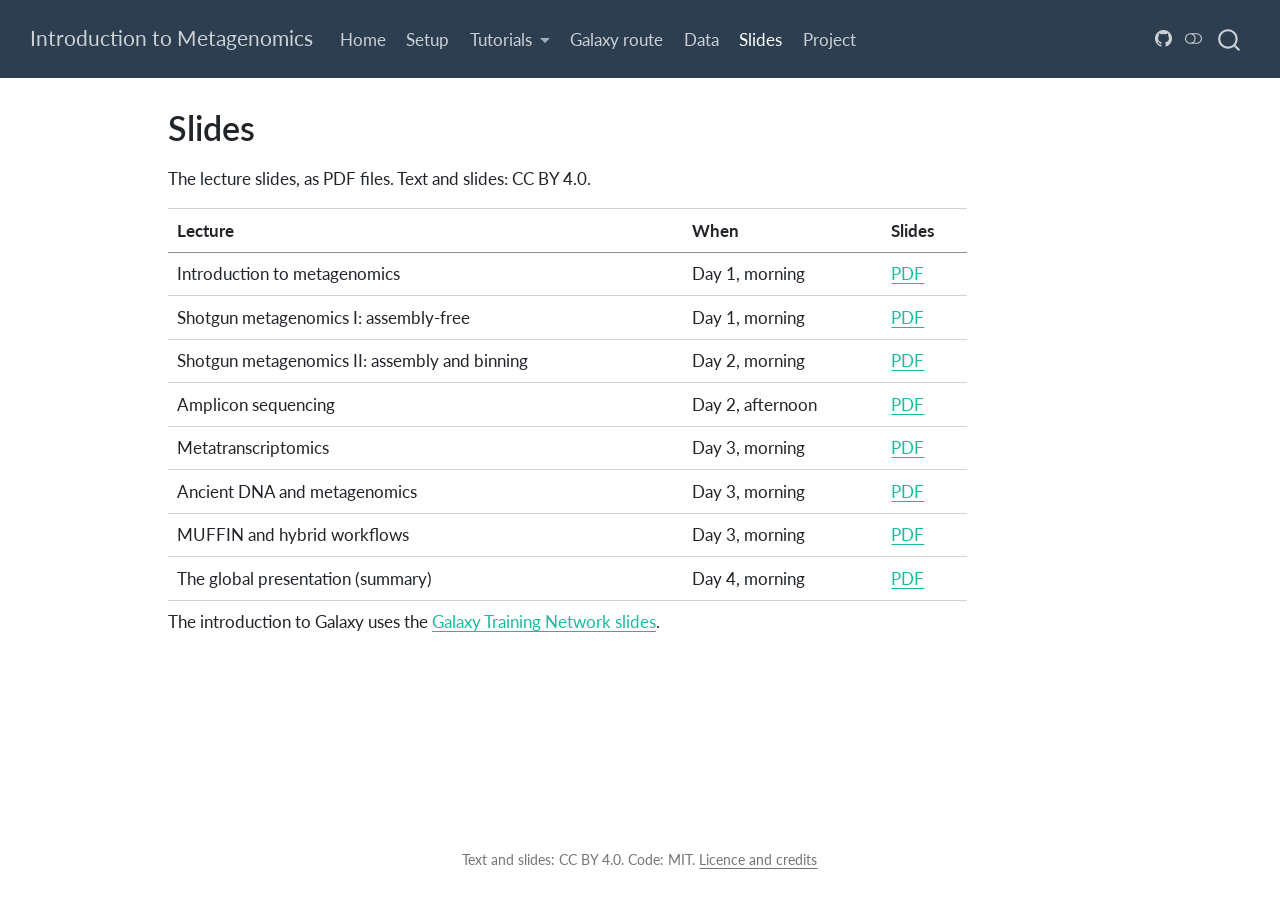
<file: slides.html>
<!DOCTYPE html>
<html xmlns="http://www.w3.org/1999/xhtml" lang="en" xml:lang="en"><head>

<meta charset="utf-8">
<meta name="generator" content="quarto-1.11.9">

<meta name="viewport" content="width=device-width, initial-scale=1.0, user-scalable=yes">


<title>Slides – Introduction to Metagenomics</title>
<style>
/* Default styles provided by pandoc.
** See https://pandoc.org/MANUAL.html#variables-for-html for config info.
*/
span.smallcaps{font-variant: small-caps;}
div.columns{display: flex; gap: 1.5em;}
div.column{flex: auto;}
@media screen {
div.columns{gap: min(4vw, 1.5em);}
div.column{overflow-x: auto;}
}
div.hanging-indent{margin-left: 1.5em; text-indent: -1.5em;}
ul.task-list{list-style: none;}
ul.task-list li input[type="checkbox"] {
  width: 0.8em;
  margin: 0 0.8em 0.2em -1em; /* quarto-specific, see https://github.com/quarto-dev/quarto-cli/issues/4556 */ 
  vertical-align: middle;
}
</style>


<script src="site_libs/quarto-nav/quarto-nav.js"></script>
<script src="site_libs/quarto-nav/headroom.min.js"></script>
<script src="site_libs/clipboard/clipboard.min.js"></script>
<script src="site_libs/quarto-search/autocomplete.umd.js"></script>
<script src="site_libs/quarto-search/fuse.min.js"></script>
<script src="site_libs/quarto-search/quarto-search.js"></script>
<meta name="quarto:offset" content="./">
<script src="site_libs/quarto-html/quarto.js" type="module"></script>
<script src="site_libs/quarto-html/tabsets/tabsets.js" type="module"></script>
<script src="site_libs/quarto-html/scrollable-regions/scrollable-regions.js" type="module"></script>
<script src="site_libs/quarto-html/popper.min.js"></script>
<script src="site_libs/quarto-html/tippy.umd.min.js"></script>
<script src="site_libs/quarto-html/anchor.min.js"></script>
<link href="site_libs/quarto-html/tippy.css" rel="stylesheet">
<link href="site_libs/quarto-html/quarto-syntax-highlighting-63b5708e65d6cd79cd7618c58d0c21e7.css" rel="stylesheet" class="quarto-color-scheme" id="quarto-text-highlighting-styles">
<link href="site_libs/quarto-html/quarto-syntax-highlighting-dark-447e42e69aaa9833c0ba1b986f430b20.css" rel="stylesheet" class="quarto-color-scheme quarto-color-alternate" id="quarto-text-highlighting-styles">
<link href="site_libs/quarto-html/quarto-syntax-highlighting-63b5708e65d6cd79cd7618c58d0c21e7.css" rel="stylesheet" class="quarto-color-scheme-extra" id="quarto-text-highlighting-styles">
<script src="site_libs/bootstrap/bootstrap.min.js"></script>
<link href="site_libs/bootstrap/bootstrap-icons.css" rel="stylesheet">
<link href="site_libs/bootstrap/bootstrap-37d22064f0015095e5899644136972f5.min.css" rel="stylesheet" append-hash="true" class="quarto-color-scheme" id="quarto-bootstrap" data-mode="light">
<link href="site_libs/bootstrap/bootstrap-dark-3d5da8a0c3bc4296215f21ddfe68f596.min.css" rel="stylesheet" append-hash="true" class="quarto-color-scheme quarto-color-alternate" id="quarto-bootstrap" data-mode="dark">
<link href="site_libs/bootstrap/bootstrap-37d22064f0015095e5899644136972f5.min.css" rel="stylesheet" append-hash="true" class="quarto-color-scheme-extra" id="quarto-bootstrap" data-mode="light">
<script id="quarto-search-options" type="application/json">{
  "location": "navbar",
  "copy-button": false,
  "collapse-after": 3,
  "panel-placement": "end",
  "type": "overlay",
  "limit": 50,
  "keyboard-shortcut": [
    "f",
    "/",
    "s"
  ],
  "show-item-context": false,
  "language": {
    "search-no-results-text": "No results",
    "search-matching-documents-text": "matching documents",
    "search-copy-link-title": "Copy link to search",
    "search-hide-matches-text": "Hide additional matches",
    "search-more-match-text": "more match in this document",
    "search-more-matches-text": "more matches in this document",
    "search-clear-button-title": "Clear",
    "search-text-placeholder": "",
    "search-detached-cancel-button-title": "Cancel",
    "search-submit-button-title": "Submit",
    "search-label": "Search"
  }
}</script>


</head>

<body class="nav-fixed quarto-light"><a id="quarto-skip-link" class="visually-hidden-focusable" href="#quarto-document-content">Skip to main content</a><script id="quarto-html-before-body" type="application/javascript">
    const toggleBodyColorMode = (bsSheetEl) => {
      const mode = bsSheetEl.getAttribute("data-mode");
      const bodyEl = window.document.querySelector("body");
      if (mode === "dark") {
        bodyEl.classList.add("quarto-dark");
        bodyEl.classList.remove("quarto-light");
      } else {
        bodyEl.classList.add("quarto-light");
        bodyEl.classList.remove("quarto-dark");
      }
    }
    const toggleBodyColorPrimary = () => {
      const bsSheetEl = window.document.querySelector("link#quarto-bootstrap:not([rel=disabled-stylesheet])");
      if (bsSheetEl) {
        toggleBodyColorMode(bsSheetEl);
      }
    }
    const setColorSchemeToggle = (alternate) => {
      const toggles = window.document.querySelectorAll('.quarto-color-scheme-toggle');
      for (let i=0; i < toggles.length; i++) {
        const toggle = toggles[i];
        if (toggle) {
          toggle.setAttribute("aria-checked", alternate ? "true" : "false");
          if (alternate) {
            toggle.classList.add("alternate");
          } else {
            toggle.classList.remove("alternate");
          }
        }
      }
    };
    const toggleColorMode = (alternate) => {
      // Switch the stylesheets
      const primaryStylesheets = window.document.querySelectorAll('link.quarto-color-scheme:not(.quarto-color-alternate)');
      const alternateStylesheets = window.document.querySelectorAll('link.quarto-color-scheme.quarto-color-alternate');
      manageTransitions('#quarto-margin-sidebar .nav-link', false);
      if (alternate) {
        // note: dark is layered on light, we don't disable primary!
        enableStylesheet(alternateStylesheets);
        for (const sheetNode of alternateStylesheets) {
          if (sheetNode.id === "quarto-bootstrap") {
            toggleBodyColorMode(sheetNode);
          }
        }
      } else {
        disableStylesheet(alternateStylesheets);
        enableStylesheet(primaryStylesheets)
        toggleBodyColorPrimary();
      }
      manageTransitions('#quarto-margin-sidebar .nav-link', true);
      // Switch the toggles
      setColorSchemeToggle(alternate)
    }
    // Hack to workaround the fact that safari doesn't
    // properly recolor the scrollbar when toggling (#1455).
    // Not run on load: stylesheets are set before first paint there, and
    // scrolling would undo the scroll to a URL fragment (#14973).
    // The one pixel nudge keeps the reader where they were.
    const refreshSafariScrollbar = () => {
      if (navigator.userAgent.indexOf('Safari') > 0 && navigator.userAgent.indexOf('Chrome') == -1) {
        manageTransitions("body", false);
        const scrollY = window.scrollY;
        window.scrollTo(0, scrollY > 0 ? scrollY - 1 : 1);
        setTimeout(() => {
          window.scrollTo(0, scrollY);
          manageTransitions("body", true);
        }, 40);
      }
    }
    const disableStylesheet = (stylesheets) => {
      for (let i=0; i < stylesheets.length; i++) {
        const stylesheet = stylesheets[i];
        stylesheet.rel = 'disabled-stylesheet';
      }
    }
    const enableStylesheet = (stylesheets) => {
      for (let i=0; i < stylesheets.length; i++) {
        const stylesheet = stylesheets[i];
        if(stylesheet.rel !== 'stylesheet') { // for Chrome, which will still FOUC without this check
          stylesheet.rel = 'stylesheet';
        }
      }
    }
    const manageTransitions = (selector, allowTransitions) => {
      const els = window.document.querySelectorAll(selector);
      for (let i=0; i < els.length; i++) {
        const el = els[i];
        if (allowTransitions) {
          el.classList.remove('notransition');
        } else {
          el.classList.add('notransition');
        }
      }
    }
    const isFileUrl = () => {
      return window.location.protocol === 'file:';
    }
    const hasAlternateSentinel = () => {
      let styleSentinel = getColorSchemeSentinel();
      if (styleSentinel !== null) {
        return styleSentinel === "alternate";
      } else {
        return false;
      }
    }
    const setStyleSentinel = (alternate) => {
      const value = alternate ? "alternate" : "default";
      if (!isFileUrl()) {
        window.localStorage.setItem("quarto-color-scheme", value);
      } else {
        localAlternateSentinel = value;
      }
    }
    const getColorSchemeSentinel = () => {
      if (!isFileUrl()) {
        const storageValue = window.localStorage.getItem("quarto-color-scheme");
        return storageValue != null ? storageValue : localAlternateSentinel;
      } else {
        return localAlternateSentinel;
      }
    }
    const toggleGiscusIfUsed = (isAlternate, darkModeDefault) => {
      const baseTheme = document.querySelector('#giscus-base-theme')?.value ?? 'light';
      const alternateTheme = document.querySelector('#giscus-alt-theme')?.value ?? 'dark';
      let newTheme = '';
      if(authorPrefersDark) {
        newTheme = isAlternate ? baseTheme : alternateTheme;
      } else {
        newTheme = isAlternate ? alternateTheme : baseTheme;
      }
      const changeGiscusTheme = () => {
        // From: https://github.com/giscus/giscus/issues/336
        const sendMessage = (message) => {
          const iframe = document.querySelector('iframe.giscus-frame');
          if (!iframe) return;
          iframe.contentWindow.postMessage({ giscus: message }, 'https://giscus.app');
        }
        sendMessage({
          setConfig: {
            theme: newTheme
          }
        });
      }
      const isGiscussLoaded = window.document.querySelector('iframe.giscus-frame') !== null;
      if (isGiscussLoaded) {
        changeGiscusTheme();
      }
    };
    const authorPrefersDark = false;
    const darkModeDefault = authorPrefersDark;
      document.querySelector('link#quarto-text-highlighting-styles.quarto-color-scheme-extra').rel = 'disabled-stylesheet';
      document.querySelector('link#quarto-bootstrap.quarto-color-scheme-extra').rel = 'disabled-stylesheet';
    let localAlternateSentinel = darkModeDefault ? 'alternate' : 'default';
    // Dark / light mode switch
    window.quartoToggleColorScheme = () => {
      // Read the current dark / light value
      let toAlternate = !hasAlternateSentinel();
      toggleColorMode(toAlternate);
      refreshSafariScrollbar();
      setStyleSentinel(toAlternate);
      toggleGiscusIfUsed(toAlternate, darkModeDefault);
      window.dispatchEvent(new Event('resize'));
    };
    // Switch to dark mode if need be
    if (hasAlternateSentinel()) {
      toggleColorMode(true);
    } else {
      toggleColorMode(false);
    }
  </script>

<div id="quarto-search-results"></div>
  <header id="quarto-header" class="headroom fixed-top">
    <nav class="navbar navbar-expand-lg " data-bs-theme="dark" aria-label="Site">
      <div class="navbar-container container-fluid">
      <div class="navbar-brand-container mx-auto">
    <a class="navbar-brand" href="./index.html">
    <span class="navbar-title">Introduction to Metagenomics</span>
    </a>
  </div>
          <button class="navbar-toggler" type="button" data-bs-toggle="collapse" data-bs-target="#navbarCollapse" aria-controls="navbarCollapse" aria-expanded="false" aria-label="Toggle navigation" onclick="if (window.quartoToggleHeadroom) { window.quartoToggleHeadroom(); }">
  <span class="navbar-toggler-icon"></span>
</button>
          <div class="collapse navbar-collapse" id="navbarCollapse">
            <ul class="navbar-nav navbar-nav-scroll me-auto">
  <li class="nav-item">
    <a class="nav-link" href="./index.html"> 
<span class="menu-text">Home</span></a>
  </li>  
  <li class="nav-item">
    <a class="nav-link" href="./setup.html"> 
<span class="menu-text">Setup</span></a>
  </li>  
  <li class="nav-item dropdown ">
    <a class="nav-link dropdown-toggle" href="#" id="nav-menu-tutorials" role="link" data-bs-toggle="dropdown" aria-expanded="false">
 <span class="menu-text">Tutorials</span>
    </a>
    <ul class="dropdown-menu" aria-labelledby="nav-menu-tutorials">    
        <li>
    <a class="dropdown-item" href="./tutorials/d1-read-taxonomy.html">
 <span class="dropdown-text">Day 1: read-based taxonomy</span></a>
  </li>  
        <li>
    <a class="dropdown-item" href="./tutorials/d2-assembly-binning.html">
 <span class="dropdown-text">Day 2: assembly and binning</span></a>
  </li>  
        <li>
    <a class="dropdown-item" href="./tutorials/d2-amplicon-dada2.html">
 <span class="dropdown-text">Day 2: amplicon sequencing (DADA2)</span></a>
  </li>  
    </ul>
  </li>
  <li class="nav-item">
    <a class="nav-link" href="./galaxy.html"> 
<span class="menu-text">Galaxy route</span></a>
  </li>  
  <li class="nav-item">
    <a class="nav-link" href="./data/README.html"> 
<span class="menu-text">Data</span></a>
  </li>  
  <li class="nav-item">
    <a class="nav-link active" href="./slides.html" aria-current="page"> 
<span class="menu-text">Slides</span></a>
  </li>  
  <li class="nav-item">
    <a class="nav-link" href="./project.html"> 
<span class="menu-text">Project</span></a>
  </li>  
</ul>
          </div> <!-- /navcollapse -->
            <div class="quarto-navbar-tools">
    <a href="https://github.com/RVanDamme/Metagenomics_course" title="" class="quarto-navigation-tool px-1" aria-label=""><i class="bi bi-github"></i></a>
  <button type="button" role="switch" aria-checked="false" class="quarto-color-scheme-toggle quarto-navigation-tool  px-1" onclick="window.quartoToggleColorScheme(); return false;" title="Toggle dark mode" aria-label="Toggle dark mode"><i class="bi"></i></button>
</div>
            <div id="quarto-search" class="" title="Search"></div>
      </div> <!-- /container-fluid -->
    </nav>
</header>
<!-- content -->
<div id="quarto-content" class="quarto-container page-columns page-rows-contents page-layout-article page-navbar">
<!-- sidebar -->
<!-- margin-sidebar -->
    <div id="quarto-margin-sidebar" class="sidebar margin-sidebar zindex-bottom">
        
    </div>
<!-- main -->
<main class="content" id="quarto-document-content" tabindex="-1">


<header id="title-block-header" class="quarto-title-block default">
<div class="quarto-title">
<h1 class="title">Slides</h1>
</div>



<div class="quarto-title-meta">

    
  
    
  </div>
  


</header>


<p>The lecture slides, as PDF files. Text and slides: CC BY 4.0.</p>
<table class="caption-top table">
<thead>
<tr class="header">
<th>Lecture</th>
<th>When</th>
<th>Slides</th>
</tr>
</thead>
<tbody>
<tr class="odd">
<td>Introduction to metagenomics</td>
<td>Day 1, morning</td>
<td><a href="slides/01_Introduction_to_metagenomics.pdf">PDF</a></td>
</tr>
<tr class="even">
<td>Shotgun metagenomics I: assembly-free</td>
<td>Day 1, morning</td>
<td><a href="slides/02_Shotgun_I_assembly_free.pdf">PDF</a></td>
</tr>
<tr class="odd">
<td>Shotgun metagenomics II: assembly and binning</td>
<td>Day 2, morning</td>
<td><a href="slides/03_Shotgun_II_assembly_and_binning.pdf">PDF</a></td>
</tr>
<tr class="even">
<td>Amplicon sequencing</td>
<td>Day 2, afternoon</td>
<td><a href="slides/04_Amplicon_sequencing.pdf">PDF</a></td>
</tr>
<tr class="odd">
<td>Metatranscriptomics</td>
<td>Day 3, morning</td>
<td><a href="slides/05_Metatranscriptomics.pdf">PDF</a></td>
</tr>
<tr class="even">
<td>Ancient DNA and metagenomics</td>
<td>Day 3, morning</td>
<td><a href="slides/06_Ancient_metagenomics.pdf">PDF</a></td>
</tr>
<tr class="odd">
<td>MUFFIN and hybrid workflows</td>
<td>Day 3, morning</td>
<td><a href="slides/07_MUFFIN_and_hybrid_workflows.pdf">PDF</a></td>
</tr>
<tr class="even">
<td>The global presentation (summary)</td>
<td>Day 4, morning</td>
<td><a href="slides/08_Global_presentation_summary.pdf">PDF</a></td>
</tr>
</tbody>
</table>
<p>The introduction to Galaxy uses the <a href="https://training.galaxyproject.org/training-material/topics/introduction/tutorials/galaxy-intro-short/slides.html#1">Galaxy Training Network slides</a>.</p>



</main> <!-- /main -->
<script id="quarto-html-after-body" type="application/javascript">
  window.document.addEventListener("DOMContentLoaded", function (event) {
    // Ensure there is a toggle, if there isn't float one in the top right
    if (window.document.querySelector('.quarto-color-scheme-toggle') === null) {
      const toggle = window.document.createElement('button');
      toggle.type = "button";
      toggle.setAttribute("role", "switch");
      toggle.setAttribute("aria-checked", "false");
      toggle.classList.add('top-right');
      toggle.classList.add('quarto-color-scheme-toggle');
      toggle.setAttribute("aria-label", "Toggle dark mode");
      toggle.onclick = function() { try { window.quartoToggleColorScheme(); } catch {} return false; };
      const i = window.document.createElement("i");
      i.classList.add('bi');
      toggle.appendChild(i);
      // Put the toggle in a landmark of its own, so that landmark navigation
      // can reach it.
      //
      // The container is always a fresh direct child of body, and the toggle is
      // never moved into page furniture that the theme or the author controls.
      // The toggle is positioned against the page, so any ancestor that
      // establishes a containing block captures it: a positioned element or a
      // grid for position: absolute, and transform, filter, will-change or
      // contain for position: fixed. A direct child of body has none of these
      // to inherit, and the shift when one appears is silent and visual.
      //
      // ARIA says a document should have at most one banner, and axe reports a
      // duplicate whether or not the banners carry distinct labels. So use a
      // header when the page has no banner yet, and a named region otherwise.
      //
      // A header is a banner wherever it sits, unless it is inside sectioning
      // content, so this cannot just look at the children of body: a custom
      // page layout wraps the title block header in a plain div. An explicit
      // role="banner" always counts.
      const sectioning = 'article, aside, main, nav, section, [role="article"], [role="complementary"], [role="main"], [role="navigation"], [role="region"]';
      const hasBanner = Array.from(
        window.document.querySelectorAll('header:not([role]), [role="banner"]')
      ).some(function(el) {
        return el.hasAttribute("role") || el.closest(sectioning) === null;
      });
      const container = window.document.createElement(hasBanner ? "div" : "header");
      if (hasBanner) {
        container.setAttribute("role", "region");
        container.setAttribute("aria-label", "Toggle dark mode");
      }
      container.classList.add('quarto-color-scheme-toggle-container');
      container.appendChild(toggle);
      window.document.body.appendChild(container);
    }
    setColorSchemeToggle(hasAlternateSentinel())
    const icon = "";
    const anchorJS = new window.AnchorJS();
    anchorJS.options = {
      placement: 'right',
      icon: icon
    };
    anchorJS.add('.anchored');
    const isCodeAnnotation = (el) => {
      for (const clz of el.classList) {
        if (clz.startsWith('code-annotation-')) {                     
          return true;
        }
      }
      return false;
    }
    const onCopySuccess = function(e) {
      // button target
      const button = e.trigger;
      // don't keep focus
      button.blur();
      // flash "checked"
      button.classList.add('code-copy-button-checked');
      var currentTitle = button.getAttribute("title");
      button.setAttribute("title", "Copied!");
      let tooltip;
      if (window.bootstrap) {
        button.setAttribute("data-bs-toggle", "tooltip");
        button.setAttribute("data-bs-placement", "left");
        button.setAttribute("data-bs-title", "Copied!");
        tooltip = new bootstrap.Tooltip(button, 
          { trigger: "manual", 
            customClass: "code-copy-button-tooltip",
            offset: [0, -8]});
        tooltip.show();    
      }
      setTimeout(function() {
        if (tooltip) {
          tooltip.hide();
          button.removeAttribute("data-bs-title");
          button.removeAttribute("data-bs-toggle");
          button.removeAttribute("data-bs-placement");
        }
        button.setAttribute("title", currentTitle);
        button.classList.remove('code-copy-button-checked');
      }, 1000);
      // clear code selection
      e.clearSelection();
    }
    const getTextToCopy = function(trigger) {
      const outerScaffold = trigger.parentElement.cloneNode(true);
      const codeEl = outerScaffold.querySelector('code');
      for (const childEl of codeEl.children) {
        if (isCodeAnnotation(childEl)) {
          childEl.remove();
        }
      }
      return codeEl.innerText;
    }
    const clipboard = new window.ClipboardJS('.code-copy-button:not([data-in-quarto-modal])', {
      text: getTextToCopy
    });
    clipboard.on('success', onCopySuccess);
    if (window.document.getElementById('quarto-embedded-source-code-modal')) {
      const clipboardModal = new window.ClipboardJS('.code-copy-button[data-in-quarto-modal]', {
        text: getTextToCopy,
        container: window.document.getElementById('quarto-embedded-source-code-modal')
      });
      clipboardModal.on('success', onCopySuccess);
    }
      var localhostRegex = new RegExp(/^(?:http|https):\/\/localhost\:?[0-9]*\//);
      var mailtoRegex = new RegExp(/^mailto:/);
        var filterRegex = new RegExp("https:\/\/rvandamme\.github\.io\/Metagenomics_course\/");
      const newWindowLabel = "(opens in a new tab)";
      const newWindowNoteId = "quarto-ext-newwindow-label";
      // Links reference one hidden label through aria-describedby, so the
      // announcement never changes their accessible name.
      var describeNewWindow = (link) => {
        if (!window.document.getElementById(newWindowNoteId)) {
          var newWindowNote = window.document.createElement("span");
          newWindowNote.id = newWindowNoteId;
          newWindowNote.hidden = true;
          newWindowNote.textContent = newWindowLabel;
          window.document.body.appendChild(newWindowNote);
        }
        var describedBy = (link.getAttribute("aria-describedby") || "").split(/\s+/).filter(Boolean);
        if (!describedBy.includes(newWindowNoteId)) {
          describedBy.push(newWindowNoteId);
          link.setAttribute("aria-describedby", describedBy.join(" "));
        }
      }
      var isInternal = (href) => {
          return filterRegex.test(href) || localhostRegex.test(href) || mailtoRegex.test(href);
      }
      // Inspect non-navigation links and adorn them if external
      window.quartoDecorateExternalLinks = function (root) {
     var links = (root || window.document).querySelectorAll('a[href]:not(.nav-link):not(.navbar-brand):not(.toc-action):not(.sidebar-link):not(.sidebar-item-toggle):not(.pagination-link):not(.no-external):not([aria-hidden]):not(.dropdown-item):not(.quarto-navigation-tool):not(.about-link)');
      for (var i=0; i<links.length; i++) {
        const link = links[i];
        if (!isInternal(link.href)) {
          // undo the damage that might have been done by quarto-nav.js in the case of
          // links that we want to consider external
          if (link.dataset.originalHref !== undefined) {
            link.href = link.dataset.originalHref;
          }
            // target, if specified
            link.setAttribute("target", "_blank");
            if (link.getAttribute("rel") === null) {
              link.setAttribute("rel", "noopener");
            }
            describeNewWindow(link);
          if (!link.classList.contains('no-external-icon')) {
          }
        }
      }
      };
      window.quartoDecorateExternalLinks(window.document);
    // Esc closes the popup (WCAG 1.4.13) and focus leaving both trigger and
    // popup closes it (WCAG 2.4.11); tippy handles neither for interactive popups.
    const hideOnEscAndFocusOut = {
      name: 'hideOnEscAndFocusOut',
      defaultValue: true,
      fn(instance) {
        const dismiss = () => {
          // A show scheduled by the trigger delay would otherwise reopen it
          instance.clearDelayTimeouts();
          instance.hide();
        };
        const onKeyDown = (event) => {
          if (event.key !== 'Escape') {
            return;
          }
          // Keep Esc from also reaching page handlers (e.g. reveal.js overview),
          // except an open reveal.js slide menu, which Esc should close too.
          // The menu handles keys only when its keyboard option is on.
          const menuHandlesEsc = window.Reveal?.getPlugin?.('menu')?.isOpen() &&
            window.Reveal.getConfig().menu?.keyboard !== false;
          if (!menuHandlesEsc) {
            event.stopPropagation();
          }
          if (instance.popper.contains(window.document.activeElement)) {
            // Disabled while refocusing so the focus trigger does not reopen it
            instance.disable();
            instance.reference.focus();
            instance.enable();
          }
          dismiss();
        };
        const onFocusOut = (event) => {
          const target = event.relatedTarget;
          if (target && !instance.reference.contains(target) &&
              !instance.popper.contains(target)) {
            dismiss();
          }
        };
        // On the trigger too: a click trigger (code-annotations: select) has no
        // blur handling. Attached for the instance's lifetime so leaving the
        // trigger also cancels a show still pending on the trigger delay.
        instance.reference.addEventListener('focusout', onFocusOut);
        return {
          onShow() {
            window.document.addEventListener('keydown', onKeyDown, true);
            instance.popper.addEventListener('focusout', onFocusOut);
          },
          onHide() {
            window.document.removeEventListener('keydown', onKeyDown, true);
            instance.popper.removeEventListener('focusout', onFocusOut);
          },
          onDestroy() {
            instance.reference.removeEventListener('focusout', onFocusOut);
          },
        };
      },
    };
    function tippyHover(el, contentFn, onTriggerFn, onUntriggerFn) {
      const config = {
        allowHTML: true,
        maxWidth: 500,
        delay: 100,
        arrow: false,
        appendTo: function(el) {
            return el.parentElement;
        },
        interactive: true,
        interactiveBorder: 10,
        theme: 'quarto',
        placement: 'bottom-start',
        plugins: [hideOnEscAndFocusOut],
      };
      if (contentFn) {
        config.content = contentFn;
      }
      if (onTriggerFn) {
        config.onTrigger = onTriggerFn;
      }
      if (onUntriggerFn) {
        config.onUntrigger = onUntriggerFn;
      }
      window.tippy(el, config); 
    }
    const noterefs = window.document.querySelectorAll('a[role="doc-noteref"]');
    for (var i=0; i<noterefs.length; i++) {
      const ref = noterefs[i];
      tippyHover(ref, function() {
        // use id or data attribute instead here
        let href = ref.getAttribute('data-footnote-href') || ref.getAttribute('href');
        try { href = new URL(href).hash; } catch {}
        const id = href.replace(/^#\/?/, "");
        const note = window.document.getElementById(id);
        if (note) {
          return note.innerHTML;
        } else {
          return "";
        }
      });
    }
    const xrefs = window.document.querySelectorAll('a.quarto-xref');
    const processXRef = (id, note) => {
      // Strip column container classes
      const stripColumnClz = (el) => {
        el.classList.remove("page-full", "page-columns");
        if (el.children) {
          for (const child of el.children) {
            stripColumnClz(child);
          }
        }
      }
      stripColumnClz(note)
      if (id === null || id.startsWith('sec-')) {
        // Special case sections, only their first couple elements
        const container = document.createElement("div");
        if (note.children && note.children.length > 2) {
          container.appendChild(note.children[0].cloneNode(true));
          for (let i = 1; i < note.children.length; i++) {
            const child = note.children[i];
            if (child.tagName === "P" && child.innerText === "") {
              continue;
            } else {
              container.appendChild(child.cloneNode(true));
              break;
            }
          }
          if (window.Quarto?.typesetMath) {
            window.Quarto.typesetMath(container);
          }
          return container.innerHTML
        } else {
          if (window.Quarto?.typesetMath) {
            window.Quarto.typesetMath(note);
          }
          return note.innerHTML;
        }
      } else {
        // Remove any anchor links if they are present
        const anchorLink = note.querySelector('a.anchorjs-link');
        if (anchorLink) {
          anchorLink.remove();
        }
        if (window.Quarto?.typesetMath) {
          window.Quarto.typesetMath(note);
        }
        if (note.classList.contains("callout")) {
          return note.outerHTML;
        } else {
          return note.innerHTML;
        }
      }
    }
    for (var i=0; i<xrefs.length; i++) {
      const xref = xrefs[i];
      tippyHover(xref, undefined, function(instance) {
        instance.disable();
        let url = xref.getAttribute('href');
        let hash = undefined; 
        if (url.startsWith('#')) {
          hash = url;
        } else {
          try { hash = new URL(url).hash; } catch {}
        }
        if (hash) {
          const id = hash.replace(/^#\/?/, "");
          const note = window.document.getElementById(id);
          if (note !== null) {
            try {
              const html = processXRef(id, note.cloneNode(true));
              instance.setContent(html);
            } finally {
              instance.enable();
              instance.show();
            }
          } else {
            // See if we can fetch this
            fetch(url.split('#')[0])
            .then(res => res.text())
            .then(html => {
              const parser = new DOMParser();
              const htmlDoc = parser.parseFromString(html, "text/html");
              const note = htmlDoc.getElementById(id);
              if (note !== null) {
                const html = processXRef(id, note);
                instance.setContent(html);
              } 
            }).finally(() => {
              instance.enable();
              instance.show();
            });
          }
        } else {
          // See if we can fetch a full url (with no hash to target)
          // This is a special case and we should probably do some content thinning / targeting
          fetch(url)
          .then(res => res.text())
          .then(html => {
            const parser = new DOMParser();
            const htmlDoc = parser.parseFromString(html, "text/html");
            const note = htmlDoc.querySelector('main.content');
            if (note !== null) {
              // This should only happen for chapter cross references
              // (since there is no id in the URL)
              // remove the first header
              if (note.children.length > 0 && note.children[0].tagName === "HEADER") {
                note.children[0].remove();
              }
              const html = processXRef(null, note);
              instance.setContent(html);
            } 
          }).finally(() => {
            instance.enable();
            instance.show();
          });
        }
      }, function(instance) {
      });
    }
        let selectedAnnoteEl;
        const selectorForAnnotation = ( cell, annotation) => {
          let cellAttr = 'data-code-cell="' + cell + '"';
          let lineAttr = 'data-code-annotation="' +  annotation + '"';
          const selector = 'span[' + cellAttr + '][' + lineAttr + ']';
          return selector;
        }
        const selectCodeLines = (annoteEl) => {
          const doc = window.document;
          const targetCell = annoteEl.getAttribute("data-target-cell");
          const targetAnnotation = annoteEl.getAttribute("data-target-annotation");
          const annoteSpan = window.document.querySelector(selectorForAnnotation(targetCell, targetAnnotation));
          const lines = annoteSpan.getAttribute("data-code-lines").split(",");
          const lineIds = lines.map((line) => {
            return targetCell + "-" + line;
          })
          // Each band is positioned against its own containing block, which is
          // not the offsetParent of the lines, so place it from client rects.
          const placeBand = (band, firstEl, lastEl, codeBlock) => {
            const container = band.offsetParent;
            if (container === null) {
              return;
            }
            const containerRect = container.getBoundingClientRect();
            // Reveal.js scales slides with a transform, so convert client
            // pixels back to the CSS pixels of the container.
            const scale = containerRect.height / container.offsetHeight || 1;
            const firstRect = firstEl.getBoundingClientRect();
            const lastRect = lastEl.getBoundingClientRect();
            const top = (firstRect.top - containerRect.top) / scale - container.clientTop + container.scrollTop;
            const height = (lastRect.bottom - firstRect.top) / scale;
            band.style.top = top - 2 + "px";
            band.style.height = height + 4 + "px";
            if (codeBlock) {
              // Without the copy button wrapper, the containing block is wider
              // than the code block, so span the code block explicitly.
              const blockRect = codeBlock.getBoundingClientRect();
              band.style.left = (blockRect.left - containerRect.left) / scale - container.clientLeft + container.scrollLeft + "px";
              band.style.width = blockRect.width / scale + "px";
            }
          };
          if (lineIds.length > 0) {
            const el = window.document.getElementById(lineIds[0]);
            const lastEl = window.document.getElementById(lineIds[lineIds.length - 1]);
            const parent = el.parentElement.parentElement;
            // cook up a div (if necessary) and position it
            let div = window.document.getElementById("code-annotation-line-highlight");
            if (div === null) {
              div = window.document.createElement("div");
              div.setAttribute("id", "code-annotation-line-highlight");
              div.style.position = 'absolute';
              parent.appendChild(div);
            }
            placeBand(div, el, lastEl, parent.closest("div.sourceCode") || parent);
            let gutterDiv = window.document.getElementById("code-annotation-line-highlight-gutter");
            if (gutterDiv === null) {
              gutterDiv = window.document.createElement("div");
              gutterDiv.setAttribute("id", "code-annotation-line-highlight-gutter");
              gutterDiv.style.position = 'absolute';
              const codeCell = window.document.getElementById(targetCell);
              const gutter = codeCell.querySelector('.code-annotation-gutter');
              gutter.appendChild(gutterDiv);
            }
            placeBand(gutterDiv, el, lastEl);
            selectedAnnoteEl = annoteEl;
          }
        };
        const unselectCodeLines = () => {
          const elementsIds = ["code-annotation-line-highlight", "code-annotation-line-highlight-gutter"];
          elementsIds.forEach((elId) => {
            const div = window.document.getElementById(elId);
            if (div) {
              div.remove();
            }
          });
          selectedAnnoteEl = undefined;
        };
          // Handle positioning of the toggle
      window.addEventListener(
        "resize",
        throttle(() => {
          elRect = undefined;
          if (selectedAnnoteEl) {
            selectCodeLines(selectedAnnoteEl);
          }
        }, 10)
      );
      function throttle(fn, ms) {
      let throttle = false;
      let timer;
        return (...args) => {
          if(!throttle) { // first call gets through
              fn.apply(this, args);
              throttle = true;
          } else { // all the others get throttled
              if(timer) clearTimeout(timer); // cancel #2
              timer = setTimeout(() => {
                fn.apply(this, args);
                timer = throttle = false;
              }, ms);
          }
        };
      }
        // Attach click handler to the DT
        const annoteDls = window.document.querySelectorAll('dt[data-target-cell]');
        for (const annoteDlNode of annoteDls) {
          annoteDlNode.addEventListener('click', (event) => {
            const clickedEl = event.target;
            if (clickedEl !== selectedAnnoteEl) {
              unselectCodeLines();
              const activeEl = window.document.querySelector('dt[data-target-cell].code-annotation-active');
              if (activeEl) {
                activeEl.classList.remove('code-annotation-active');
              }
              selectCodeLines(clickedEl);
              clickedEl.classList.add('code-annotation-active');
            } else {
              // Unselect the line
              unselectCodeLines();
              clickedEl.classList.remove('code-annotation-active');
            }
          });
        }
    const findCites = (el) => {
      const parentEl = el.parentElement;
      if (parentEl) {
        const cites = parentEl.dataset.cites;
        if (cites) {
          return {
            el,
            cites: cites.split(' ')
          };
        } else {
          return findCites(el.parentElement)
        }
      } else {
        return undefined;
      }
    };
    var bibliorefs = window.document.querySelectorAll('a[role="doc-biblioref"]');
    for (var i=0; i<bibliorefs.length; i++) {
      const ref = bibliorefs[i];
      const citeInfo = findCites(ref);
      if (citeInfo) {
        tippyHover(citeInfo.el, function() {
          var popup = window.document.createElement('div');
          citeInfo.cites.forEach(function(cite) {
            var citeDiv = window.document.createElement('div');
            citeDiv.classList.add('hanging-indent');
            citeDiv.classList.add('csl-entry');
            var biblioDiv = window.document.getElementById('ref-' + cite);
            if (biblioDiv) {
              citeDiv.innerHTML = biblioDiv.innerHTML;
            }
            popup.appendChild(citeDiv);
          });
          return popup.innerHTML;
        });
      }
    }
  });
  </script>
  <script type="application/javascript">
  window.quartoScrollableRegionsLabels = {"code":"Scrollable code","output":"Scrollable output"};
  </script>
</div> <!-- /content -->
<footer class="footer">
  <div class="nav-footer">
    <div class="nav-footer-left">
      &nbsp;
    </div>   
    <div class="nav-footer-center">
<p>Text and slides: CC BY 4.0. Code: MIT. <a href="./ATTRIBUTION.html">Licence and credits</a></p>
</div>
    <div class="nav-footer-right">
      &nbsp;
    </div>
  </div>
</footer>




</body></html>
</file>
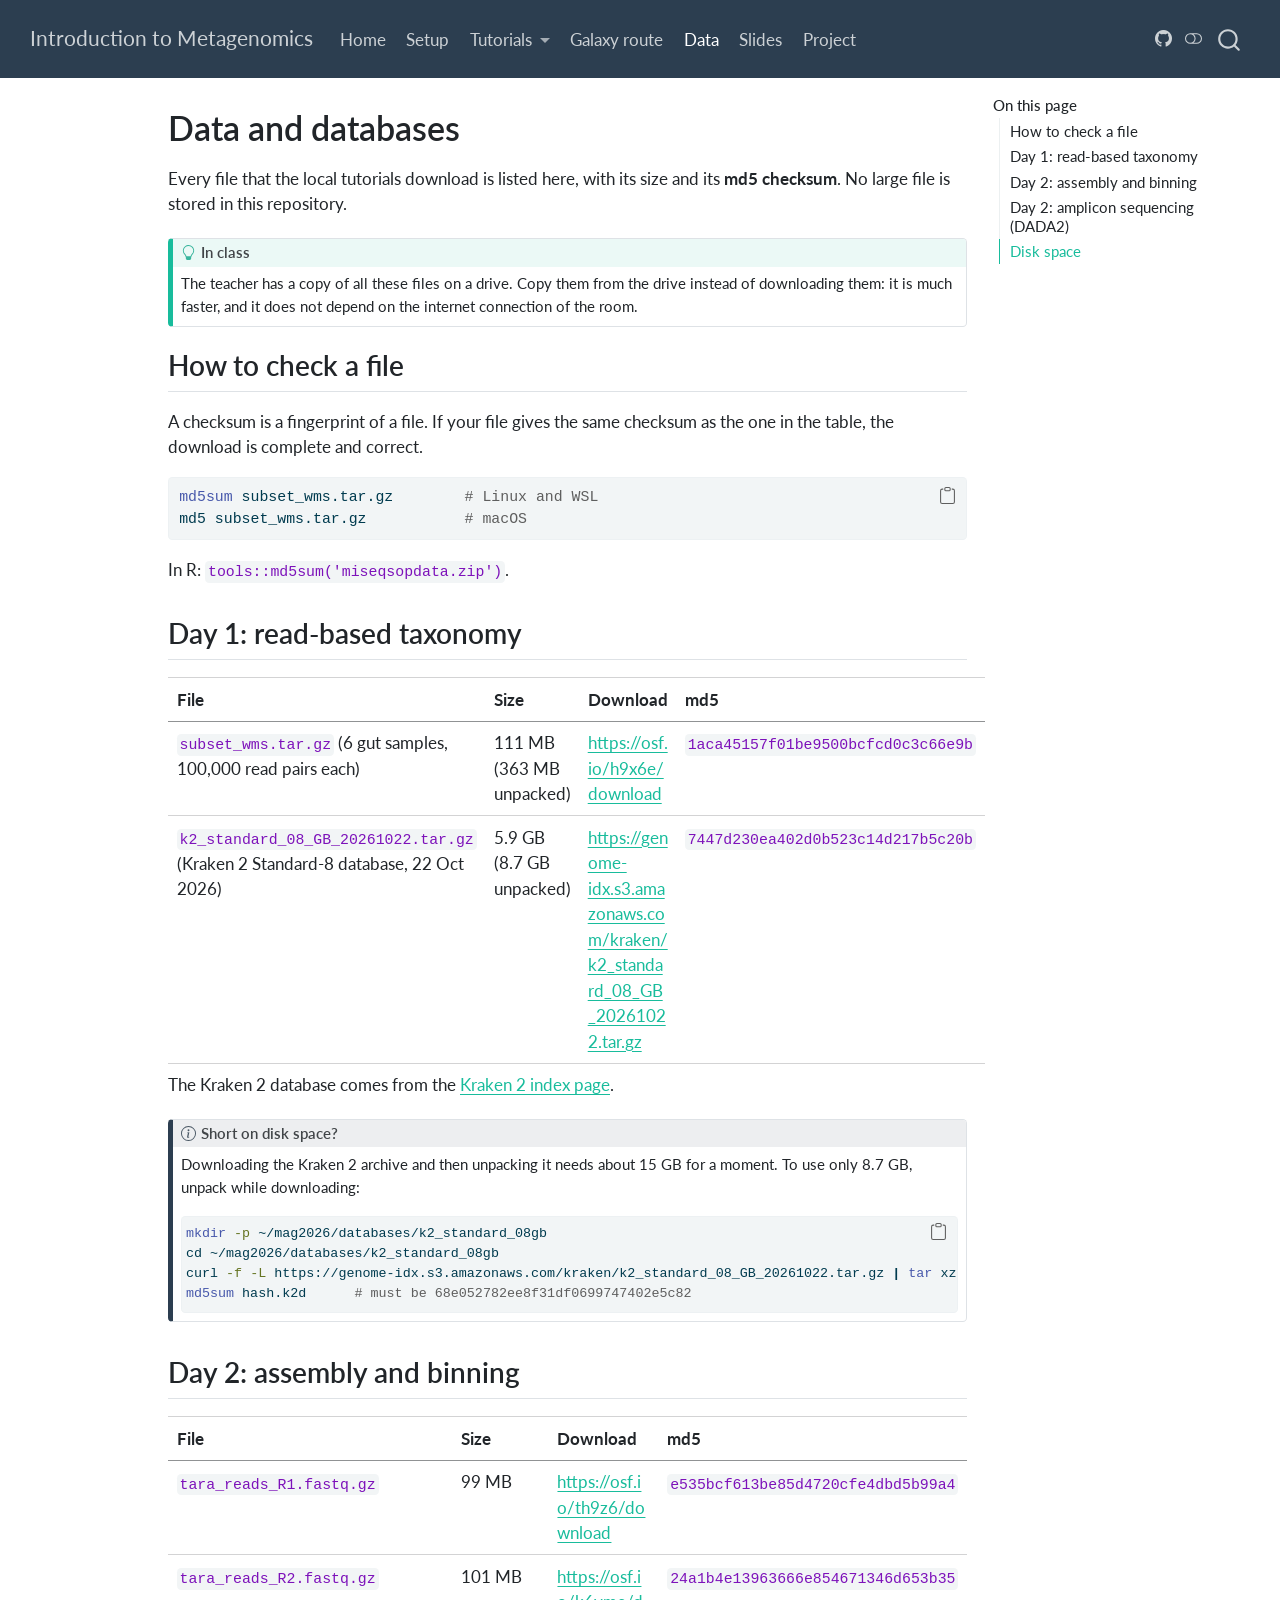
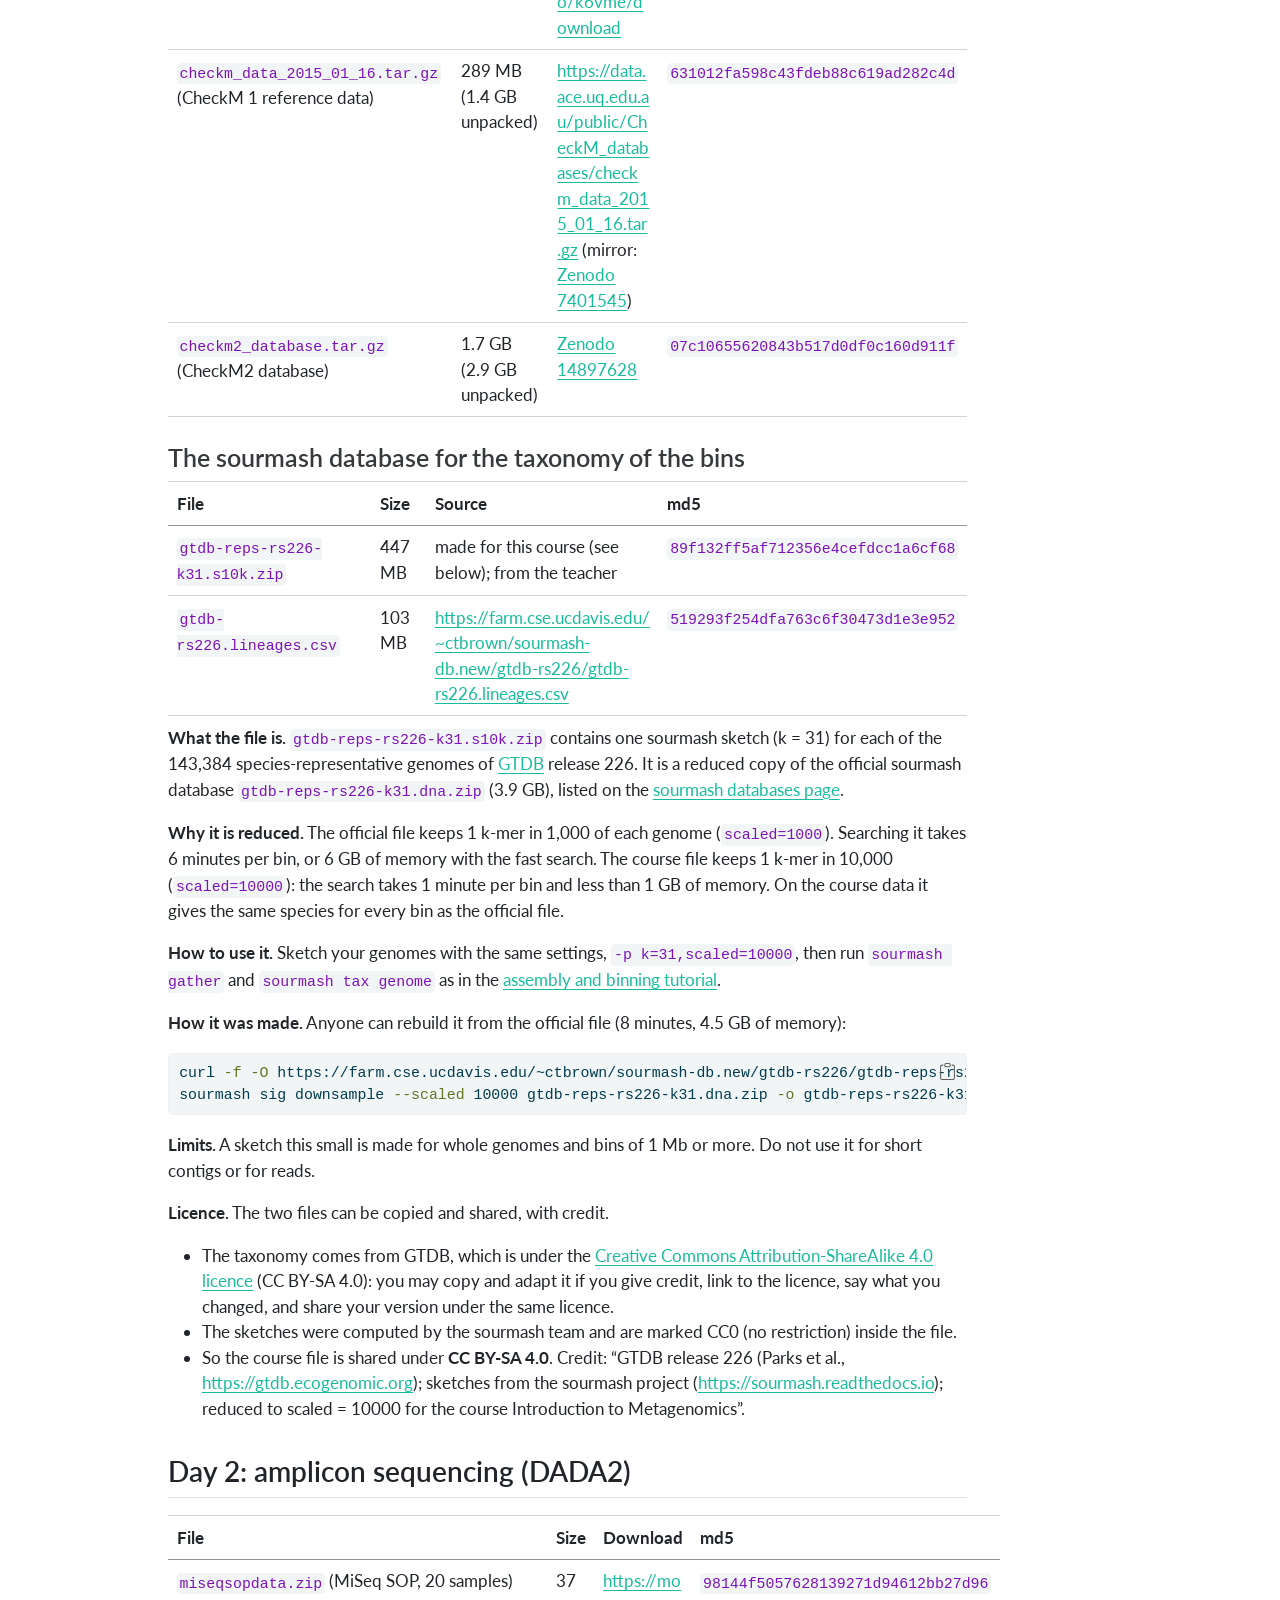
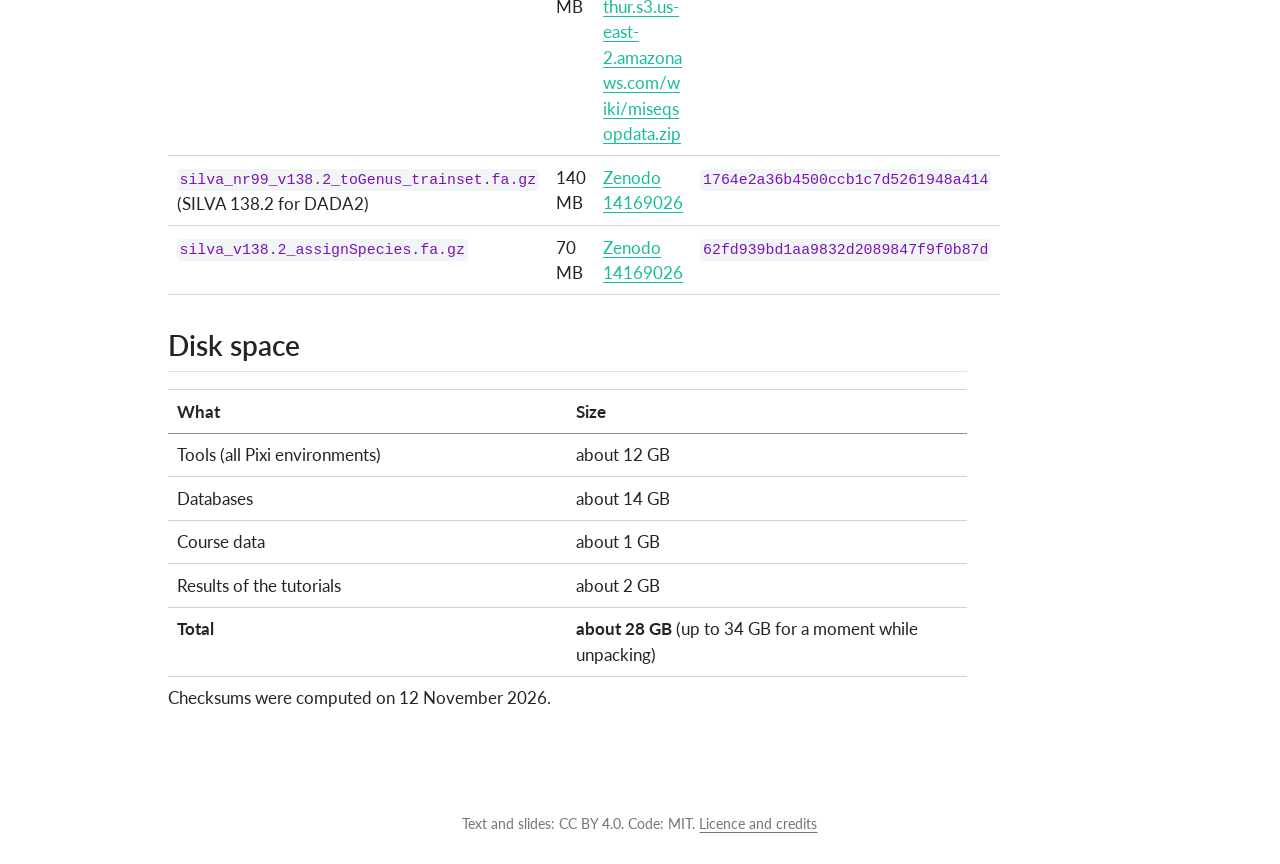
<file: data/README.html>
<!DOCTYPE html>
<html xmlns="http://www.w3.org/1999/xhtml" lang="en" xml:lang="en"><head>

<meta charset="utf-8">
<meta name="generator" content="quarto-1.11.9">

<meta name="viewport" content="width=device-width, initial-scale=1.0, user-scalable=yes">


<title>Data and databases – Introduction to Metagenomics</title>
<style>
/* Default styles provided by pandoc.
** See https://pandoc.org/MANUAL.html#variables-for-html for config info.
*/
span.smallcaps{font-variant: small-caps;}
div.columns{display: flex; gap: 1.5em;}
div.column{flex: auto;}
@media screen {
div.columns{gap: min(4vw, 1.5em);}
div.column{overflow-x: auto;}
}
div.hanging-indent{margin-left: 1.5em; text-indent: -1.5em;}
ul.task-list{list-style: none;}
ul.task-list li input[type="checkbox"] {
  width: 0.8em;
  margin: 0 0.8em 0.2em -1em; /* quarto-specific, see https://github.com/quarto-dev/quarto-cli/issues/4556 */ 
  vertical-align: middle;
}
/* CSS for syntax highlighting */
html { -webkit-text-size-adjust: 100%; }
pre > code.sourceCode { white-space: pre; position: relative; }
pre > code.sourceCode > span { display: inline-block; line-height: 1.25; }
pre > code.sourceCode > span:empty { height: 1.2em; }
.sourceCode { overflow: visible; }
code.sourceCode > span { color: inherit; text-decoration: inherit; }
div.sourceCode { margin: 1em 0; }
pre.sourceCode { margin: 0; }
@media screen {
div.sourceCode { overflow: auto; }
}
@media print {
pre > code.sourceCode { white-space: pre-wrap; }
pre > code.sourceCode > span { text-indent: -5em; padding-left: 5em; }
}
pre.numberSource code
  { counter-reset: source-line 0; }
pre.numberSource code > span
  { position: relative; left: -4em; counter-increment: source-line; }
pre.numberSource code > span > a:first-child::before
  { content: counter(source-line);
    position: relative; left: -1em; text-align: right; vertical-align: baseline;
    border: none; display: inline-block;
    -webkit-touch-callout: none; -webkit-user-select: none;
    -khtml-user-select: none; -moz-user-select: none;
    -ms-user-select: none; user-select: none;
    padding: 0 4px; width: 4em;
  }
pre.numberSource { margin-left: 3em;  padding-left: 4px; }
div.sourceCode
  {   }
@media screen {
pre > code.sourceCode > span > a:first-child::before { text-decoration: underline; }
}
</style>


<script src="../site_libs/quarto-nav/quarto-nav.js"></script>
<script src="../site_libs/quarto-nav/headroom.min.js"></script>
<script src="../site_libs/clipboard/clipboard.min.js"></script>
<script src="../site_libs/quarto-search/autocomplete.umd.js"></script>
<script src="../site_libs/quarto-search/fuse.min.js"></script>
<script src="../site_libs/quarto-search/quarto-search.js"></script>
<meta name="quarto:offset" content="../">
<script src="../site_libs/quarto-html/quarto.js" type="module"></script>
<script src="../site_libs/quarto-html/tabsets/tabsets.js" type="module"></script>
<script src="../site_libs/quarto-html/scrollable-regions/scrollable-regions.js" type="module"></script>
<script src="../site_libs/quarto-html/popper.min.js"></script>
<script src="../site_libs/quarto-html/tippy.umd.min.js"></script>
<script src="../site_libs/quarto-html/anchor.min.js"></script>
<link href="../site_libs/quarto-html/tippy.css" rel="stylesheet">
<link href="../site_libs/quarto-html/quarto-syntax-highlighting-63b5708e65d6cd79cd7618c58d0c21e7.css" rel="stylesheet" class="quarto-color-scheme" id="quarto-text-highlighting-styles">
<link href="../site_libs/quarto-html/quarto-syntax-highlighting-dark-447e42e69aaa9833c0ba1b986f430b20.css" rel="stylesheet" class="quarto-color-scheme quarto-color-alternate" id="quarto-text-highlighting-styles">
<link href="../site_libs/quarto-html/quarto-syntax-highlighting-63b5708e65d6cd79cd7618c58d0c21e7.css" rel="stylesheet" class="quarto-color-scheme-extra" id="quarto-text-highlighting-styles">
<script src="../site_libs/bootstrap/bootstrap.min.js"></script>
<link href="../site_libs/bootstrap/bootstrap-icons.css" rel="stylesheet">
<link href="../site_libs/bootstrap/bootstrap-37d22064f0015095e5899644136972f5.min.css" rel="stylesheet" append-hash="true" class="quarto-color-scheme" id="quarto-bootstrap" data-mode="light">
<link href="../site_libs/bootstrap/bootstrap-dark-3d5da8a0c3bc4296215f21ddfe68f596.min.css" rel="stylesheet" append-hash="true" class="quarto-color-scheme quarto-color-alternate" id="quarto-bootstrap" data-mode="dark">
<link href="../site_libs/bootstrap/bootstrap-37d22064f0015095e5899644136972f5.min.css" rel="stylesheet" append-hash="true" class="quarto-color-scheme-extra" id="quarto-bootstrap" data-mode="light">
<script id="quarto-search-options" type="application/json">{
  "location": "navbar",
  "copy-button": false,
  "collapse-after": 3,
  "panel-placement": "end",
  "type": "overlay",
  "limit": 50,
  "keyboard-shortcut": [
    "f",
    "/",
    "s"
  ],
  "show-item-context": false,
  "language": {
    "search-no-results-text": "No results",
    "search-matching-documents-text": "matching documents",
    "search-copy-link-title": "Copy link to search",
    "search-hide-matches-text": "Hide additional matches",
    "search-more-match-text": "more match in this document",
    "search-more-matches-text": "more matches in this document",
    "search-clear-button-title": "Clear",
    "search-text-placeholder": "",
    "search-detached-cancel-button-title": "Cancel",
    "search-submit-button-title": "Submit",
    "search-label": "Search"
  }
}</script>


</head>

<body class="nav-fixed quarto-light"><a id="quarto-skip-link" class="visually-hidden-focusable" href="#quarto-document-content">Skip to main content</a><script id="quarto-html-before-body" type="application/javascript">
    const toggleBodyColorMode = (bsSheetEl) => {
      const mode = bsSheetEl.getAttribute("data-mode");
      const bodyEl = window.document.querySelector("body");
      if (mode === "dark") {
        bodyEl.classList.add("quarto-dark");
        bodyEl.classList.remove("quarto-light");
      } else {
        bodyEl.classList.add("quarto-light");
        bodyEl.classList.remove("quarto-dark");
      }
    }
    const toggleBodyColorPrimary = () => {
      const bsSheetEl = window.document.querySelector("link#quarto-bootstrap:not([rel=disabled-stylesheet])");
      if (bsSheetEl) {
        toggleBodyColorMode(bsSheetEl);
      }
    }
    const setColorSchemeToggle = (alternate) => {
      const toggles = window.document.querySelectorAll('.quarto-color-scheme-toggle');
      for (let i=0; i < toggles.length; i++) {
        const toggle = toggles[i];
        if (toggle) {
          toggle.setAttribute("aria-checked", alternate ? "true" : "false");
          if (alternate) {
            toggle.classList.add("alternate");
          } else {
            toggle.classList.remove("alternate");
          }
        }
      }
    };
    const toggleColorMode = (alternate) => {
      // Switch the stylesheets
      const primaryStylesheets = window.document.querySelectorAll('link.quarto-color-scheme:not(.quarto-color-alternate)');
      const alternateStylesheets = window.document.querySelectorAll('link.quarto-color-scheme.quarto-color-alternate');
      manageTransitions('#quarto-margin-sidebar .nav-link', false);
      if (alternate) {
        // note: dark is layered on light, we don't disable primary!
        enableStylesheet(alternateStylesheets);
        for (const sheetNode of alternateStylesheets) {
          if (sheetNode.id === "quarto-bootstrap") {
            toggleBodyColorMode(sheetNode);
          }
        }
      } else {
        disableStylesheet(alternateStylesheets);
        enableStylesheet(primaryStylesheets)
        toggleBodyColorPrimary();
      }
      manageTransitions('#quarto-margin-sidebar .nav-link', true);
      // Switch the toggles
      setColorSchemeToggle(alternate)
    }
    // Hack to workaround the fact that safari doesn't
    // properly recolor the scrollbar when toggling (#1455).
    // Not run on load: stylesheets are set before first paint there, and
    // scrolling would undo the scroll to a URL fragment (#14973).
    // The one pixel nudge keeps the reader where they were.
    const refreshSafariScrollbar = () => {
      if (navigator.userAgent.indexOf('Safari') > 0 && navigator.userAgent.indexOf('Chrome') == -1) {
        manageTransitions("body", false);
        const scrollY = window.scrollY;
        window.scrollTo(0, scrollY > 0 ? scrollY - 1 : 1);
        setTimeout(() => {
          window.scrollTo(0, scrollY);
          manageTransitions("body", true);
        }, 40);
      }
    }
    const disableStylesheet = (stylesheets) => {
      for (let i=0; i < stylesheets.length; i++) {
        const stylesheet = stylesheets[i];
        stylesheet.rel = 'disabled-stylesheet';
      }
    }
    const enableStylesheet = (stylesheets) => {
      for (let i=0; i < stylesheets.length; i++) {
        const stylesheet = stylesheets[i];
        if(stylesheet.rel !== 'stylesheet') { // for Chrome, which will still FOUC without this check
          stylesheet.rel = 'stylesheet';
        }
      }
    }
    const manageTransitions = (selector, allowTransitions) => {
      const els = window.document.querySelectorAll(selector);
      for (let i=0; i < els.length; i++) {
        const el = els[i];
        if (allowTransitions) {
          el.classList.remove('notransition');
        } else {
          el.classList.add('notransition');
        }
      }
    }
    const isFileUrl = () => {
      return window.location.protocol === 'file:';
    }
    const hasAlternateSentinel = () => {
      let styleSentinel = getColorSchemeSentinel();
      if (styleSentinel !== null) {
        return styleSentinel === "alternate";
      } else {
        return false;
      }
    }
    const setStyleSentinel = (alternate) => {
      const value = alternate ? "alternate" : "default";
      if (!isFileUrl()) {
        window.localStorage.setItem("quarto-color-scheme", value);
      } else {
        localAlternateSentinel = value;
      }
    }
    const getColorSchemeSentinel = () => {
      if (!isFileUrl()) {
        const storageValue = window.localStorage.getItem("quarto-color-scheme");
        return storageValue != null ? storageValue : localAlternateSentinel;
      } else {
        return localAlternateSentinel;
      }
    }
    const toggleGiscusIfUsed = (isAlternate, darkModeDefault) => {
      const baseTheme = document.querySelector('#giscus-base-theme')?.value ?? 'light';
      const alternateTheme = document.querySelector('#giscus-alt-theme')?.value ?? 'dark';
      let newTheme = '';
      if(authorPrefersDark) {
        newTheme = isAlternate ? baseTheme : alternateTheme;
      } else {
        newTheme = isAlternate ? alternateTheme : baseTheme;
      }
      const changeGiscusTheme = () => {
        // From: https://github.com/giscus/giscus/issues/336
        const sendMessage = (message) => {
          const iframe = document.querySelector('iframe.giscus-frame');
          if (!iframe) return;
          iframe.contentWindow.postMessage({ giscus: message }, 'https://giscus.app');
        }
        sendMessage({
          setConfig: {
            theme: newTheme
          }
        });
      }
      const isGiscussLoaded = window.document.querySelector('iframe.giscus-frame') !== null;
      if (isGiscussLoaded) {
        changeGiscusTheme();
      }
    };
    const authorPrefersDark = false;
    const darkModeDefault = authorPrefersDark;
      document.querySelector('link#quarto-text-highlighting-styles.quarto-color-scheme-extra').rel = 'disabled-stylesheet';
      document.querySelector('link#quarto-bootstrap.quarto-color-scheme-extra').rel = 'disabled-stylesheet';
    let localAlternateSentinel = darkModeDefault ? 'alternate' : 'default';
    // Dark / light mode switch
    window.quartoToggleColorScheme = () => {
      // Read the current dark / light value
      let toAlternate = !hasAlternateSentinel();
      toggleColorMode(toAlternate);
      refreshSafariScrollbar();
      setStyleSentinel(toAlternate);
      toggleGiscusIfUsed(toAlternate, darkModeDefault);
      window.dispatchEvent(new Event('resize'));
    };
    // Switch to dark mode if need be
    if (hasAlternateSentinel()) {
      toggleColorMode(true);
    } else {
      toggleColorMode(false);
    }
  </script>

<div id="quarto-search-results"></div>
  <header id="quarto-header" class="headroom fixed-top">
    <nav class="navbar navbar-expand-lg " data-bs-theme="dark" aria-label="Site">
      <div class="navbar-container container-fluid">
      <div class="navbar-brand-container mx-auto">
    <a class="navbar-brand" href="../index.html">
    <span class="navbar-title">Introduction to Metagenomics</span>
    </a>
  </div>
          <button class="navbar-toggler" type="button" data-bs-toggle="collapse" data-bs-target="#navbarCollapse" aria-controls="navbarCollapse" aria-expanded="false" aria-label="Toggle navigation" onclick="if (window.quartoToggleHeadroom) { window.quartoToggleHeadroom(); }">
  <span class="navbar-toggler-icon"></span>
</button>
          <div class="collapse navbar-collapse" id="navbarCollapse">
            <ul class="navbar-nav navbar-nav-scroll me-auto">
  <li class="nav-item">
    <a class="nav-link" href="../index.html"> 
<span class="menu-text">Home</span></a>
  </li>  
  <li class="nav-item">
    <a class="nav-link" href="../setup.html"> 
<span class="menu-text">Setup</span></a>
  </li>  
  <li class="nav-item dropdown ">
    <a class="nav-link dropdown-toggle" href="#" id="nav-menu-tutorials" role="link" data-bs-toggle="dropdown" aria-expanded="false">
 <span class="menu-text">Tutorials</span>
    </a>
    <ul class="dropdown-menu" aria-labelledby="nav-menu-tutorials">    
        <li>
    <a class="dropdown-item" href="../tutorials/d1-read-taxonomy.html">
 <span class="dropdown-text">Day 1: read-based taxonomy</span></a>
  </li>  
        <li>
    <a class="dropdown-item" href="../tutorials/d2-assembly-binning.html">
 <span class="dropdown-text">Day 2: assembly and binning</span></a>
  </li>  
        <li>
    <a class="dropdown-item" href="../tutorials/d2-amplicon-dada2.html">
 <span class="dropdown-text">Day 2: amplicon sequencing (DADA2)</span></a>
  </li>  
    </ul>
  </li>
  <li class="nav-item">
    <a class="nav-link" href="../galaxy.html"> 
<span class="menu-text">Galaxy route</span></a>
  </li>  
  <li class="nav-item">
    <a class="nav-link active" href="../data/README.html" aria-current="page"> 
<span class="menu-text">Data</span></a>
  </li>  
  <li class="nav-item">
    <a class="nav-link" href="../slides.html"> 
<span class="menu-text">Slides</span></a>
  </li>  
  <li class="nav-item">
    <a class="nav-link" href="../project.html"> 
<span class="menu-text">Project</span></a>
  </li>  
</ul>
          </div> <!-- /navcollapse -->
            <div class="quarto-navbar-tools">
    <a href="https://github.com/RVanDamme/Metagenomics_course" title="" class="quarto-navigation-tool px-1" aria-label=""><i class="bi bi-github"></i></a>
  <button type="button" role="switch" aria-checked="false" class="quarto-color-scheme-toggle quarto-navigation-tool  px-1" onclick="window.quartoToggleColorScheme(); return false;" title="Toggle dark mode" aria-label="Toggle dark mode"><i class="bi"></i></button>
</div>
            <div id="quarto-search" class="" title="Search"></div>
      </div> <!-- /container-fluid -->
    </nav>
</header>
<!-- content -->
<div id="quarto-content" class="quarto-container page-columns page-rows-contents page-layout-article page-navbar">
<!-- sidebar -->
<!-- margin-sidebar -->
    <div id="quarto-margin-sidebar" class="sidebar margin-sidebar">
        <nav id="TOC" role="doc-toc" aria-labelledby="toc-title" class="toc-active">
    <h2 id="toc-title">On this page</h2>
   
  <ul>
  <li><a href="#how-to-check-a-file" id="toc-how-to-check-a-file" class="nav-link active" data-scroll-target="#how-to-check-a-file">How to check a file</a></li>
  <li><a href="#day-1-read-based-taxonomy" id="toc-day-1-read-based-taxonomy" class="nav-link" data-scroll-target="#day-1-read-based-taxonomy">Day 1: read-based taxonomy</a></li>
  <li><a href="#day-2-assembly-and-binning" id="toc-day-2-assembly-and-binning" class="nav-link" data-scroll-target="#day-2-assembly-and-binning">Day 2: assembly and binning</a>
  <ul class="collapse">
  <li><a href="#sourmash-db" id="toc-sourmash-db" class="nav-link" data-scroll-target="#sourmash-db">The sourmash database for the taxonomy of the bins</a></li>
  </ul></li>
  <li><a href="#day-2-amplicon-sequencing-dada2" id="toc-day-2-amplicon-sequencing-dada2" class="nav-link" data-scroll-target="#day-2-amplicon-sequencing-dada2">Day 2: amplicon sequencing (DADA2)</a></li>
  <li><a href="#disk-space" id="toc-disk-space" class="nav-link" data-scroll-target="#disk-space">Disk space</a></li>
  </ul>
</nav>
    </div>
<!-- main -->
<main class="content" id="quarto-document-content" tabindex="-1">


<header id="title-block-header" class="quarto-title-block default">
<div class="quarto-title">
<h1 class="title">Data and databases</h1>
</div>



<div class="quarto-title-meta">

    
  
    
  </div>
  


</header>


<p>Every file that the local tutorials download is listed here, with its size and its <strong>md5 checksum</strong>. No large file is stored in this repository.</p>
<div class="callout callout-style-default callout-tip callout-titled">
<div class="callout-header d-flex align-content-center">
<div class="callout-icon-container">
<i class="callout-icon"></i>
</div>
<div class="callout-title-container flex-fill">
<span class="screen-reader-only">Tip</span>In class
</div>
</div>
<div class="callout-body-container callout-body">
<p>The teacher has a copy of all these files on a drive. Copy them from the drive instead of downloading them: it is much faster, and it does not depend on the internet connection of the room.</p>
</div>
</div>
<section id="how-to-check-a-file" class="level2">
<h2 class="anchored" data-anchor-id="how-to-check-a-file">How to check a file</h2>
<p>A checksum is a fingerprint of a file. If your file gives the same checksum as the one in the table, the download is complete and correct.</p>
<div class="code-copy-outer-scaffold"><div class="sourceCode" id="cb1"><pre class="sourceCode bash code-with-copy"><code class="sourceCode bash"><span id="cb1-1"><a href="#cb1-1" aria-hidden="true" tabindex="-1"></a><span class="fu">md5sum</span> subset_wms.tar.gz        <span class="co"># Linux and WSL</span></span>
<span id="cb1-2"><a href="#cb1-2" aria-hidden="true" tabindex="-1"></a><span class="ex">md5</span> subset_wms.tar.gz           <span class="co"># macOS</span></span></code></pre></div><button title="Copy to Clipboard" class="code-copy-button"><i class="bi"></i></button></div>
<p>In R: <code>tools::md5sum('miseqsopdata.zip')</code>.</p>
</section>
<section id="day-1-read-based-taxonomy" class="level2">
<h2 class="anchored" data-anchor-id="day-1-read-based-taxonomy">Day 1: read-based taxonomy</h2>
<table class="caption-top table">
<thead>
<tr class="header">
<th>File</th>
<th>Size</th>
<th>Download</th>
<th>md5</th>
</tr>
</thead>
<tbody>
<tr class="odd">
<td><code>subset_wms.tar.gz</code> (6 gut samples, 100,000 read pairs each)</td>
<td>111 MB (363 MB unpacked)</td>
<td><a href="https://osf.io/h9x6e/download" class="uri">https://osf.io/h9x6e/download</a></td>
<td><code>1aca45157f01be9500bcfcd0c3c66e9b</code></td>
</tr>
<tr class="even">
<td><code>k2_standard_08_GB_20261022.tar.gz</code> (Kraken 2 Standard-8 database, 22 Oct 2026)</td>
<td>5.9 GB (8.7 GB unpacked)</td>
<td><a href="https://genome-idx.s3.amazonaws.com/kraken/k2_standard_08_GB_20261022.tar.gz" class="uri">https://genome-idx.s3.amazonaws.com/kraken/k2_standard_08_GB_20261022.tar.gz</a></td>
<td><code>7447d230ea402d0b523c14d217b5c20b</code></td>
</tr>
</tbody>
</table>
<p>The Kraken 2 database comes from the <a href="https://benlangmead.github.io/aws-indexes/k2">Kraken 2 index page</a>.</p>
<div class="callout callout-style-default callout-note callout-titled">
<div class="callout-header d-flex align-content-center">
<div class="callout-icon-container">
<i class="callout-icon"></i>
</div>
<div class="callout-title-container flex-fill">
<span class="screen-reader-only">Note</span>Short on disk space?
</div>
</div>
<div class="callout-body-container callout-body">
<p>Downloading the Kraken 2 archive and then unpacking it needs about 15 GB for a moment. To use only 8.7 GB, unpack while downloading:</p>
<div class="code-copy-outer-scaffold"><div class="sourceCode" id="cb2"><pre class="sourceCode bash code-with-copy"><code class="sourceCode bash"><span id="cb2-1"><a href="#cb2-1" aria-hidden="true" tabindex="-1"></a><span class="fu">mkdir</span> <span class="at">-p</span> ~/mag2026/databases/k2_standard_08gb</span>
<span id="cb2-2"><a href="#cb2-2" aria-hidden="true" tabindex="-1"></a><span class="bu">cd</span> ~/mag2026/databases/k2_standard_08gb</span>
<span id="cb2-3"><a href="#cb2-3" aria-hidden="true" tabindex="-1"></a><span class="ex">curl</span> <span class="at">-f</span> <span class="at">-L</span> https://genome-idx.s3.amazonaws.com/kraken/k2_standard_08_GB_20261022.tar.gz <span class="kw">|</span> <span class="fu">tar</span> xzf <span class="at">-</span></span>
<span id="cb2-4"><a href="#cb2-4" aria-hidden="true" tabindex="-1"></a><span class="fu">md5sum</span> hash.k2d      <span class="co"># must be 68e052782ee8f31df0699747402e5c82</span></span></code></pre></div><button title="Copy to Clipboard" class="code-copy-button"><i class="bi"></i></button></div>
</div>
</div>
</section>
<section id="day-2-assembly-and-binning" class="level2">
<h2 class="anchored" data-anchor-id="day-2-assembly-and-binning">Day 2: assembly and binning</h2>
<table class="caption-top table">
<thead>
<tr class="header">
<th>File</th>
<th>Size</th>
<th>Download</th>
<th>md5</th>
</tr>
</thead>
<tbody>
<tr class="odd">
<td><code>tara_reads_R1.fastq.gz</code></td>
<td>99 MB</td>
<td><a href="https://osf.io/th9z6/download" class="uri">https://osf.io/th9z6/download</a></td>
<td><code>e535bcf613be85d4720cfe4dbd5b99a4</code></td>
</tr>
<tr class="even">
<td><code>tara_reads_R2.fastq.gz</code></td>
<td>101 MB</td>
<td><a href="https://osf.io/k6vme/download" class="uri">https://osf.io/k6vme/download</a></td>
<td><code>24a1b4e13963666e854671346d653b35</code></td>
</tr>
<tr class="odd">
<td><code>checkm_data_2015_01_16.tar.gz</code> (CheckM 1 reference data)</td>
<td>289 MB (1.4 GB unpacked)</td>
<td><a href="https://data.ace.uq.edu.au/public/CheckM_databases/checkm_data_2015_01_16.tar.gz" class="uri">https://data.ace.uq.edu.au/public/CheckM_databases/checkm_data_2015_01_16.tar.gz</a> (mirror: <a href="https://zenodo.org/records/7401545">Zenodo 7401545</a>)</td>
<td><code>631012fa598c43fdeb88c619ad282c4d</code></td>
</tr>
<tr class="even">
<td><code>checkm2_database.tar.gz</code> (CheckM2 database)</td>
<td>1.7 GB (2.9 GB unpacked)</td>
<td><a href="https://zenodo.org/records/14897628">Zenodo 14897628</a></td>
<td><code>07c10655620843b517d0df0c160d911f</code></td>
</tr>
</tbody>
</table>
<section id="sourmash-db" class="level3">
<h3 class="anchored" data-anchor-id="sourmash-db">The sourmash database for the taxonomy of the bins</h3>
<table class="caption-top table">
<thead>
<tr class="header">
<th>File</th>
<th>Size</th>
<th>Source</th>
<th>md5</th>
</tr>
</thead>
<tbody>
<tr class="odd">
<td><code>gtdb-reps-rs226-k31.s10k.zip</code></td>
<td>447 MB</td>
<td>made for this course (see below); from the teacher</td>
<td><code>89f132ff5af712356e4cefdcc1a6cf68</code></td>
</tr>
<tr class="even">
<td><code>gtdb-rs226.lineages.csv</code></td>
<td>103 MB</td>
<td><a href="https://farm.cse.ucdavis.edu/~ctbrown/sourmash-db.new/gtdb-rs226/gtdb-rs226.lineages.csv" class="uri">https://farm.cse.ucdavis.edu/~ctbrown/sourmash-db.new/gtdb-rs226/gtdb-rs226.lineages.csv</a></td>
<td><code>519293f254dfa763c6f30473d1e3e952</code></td>
</tr>
</tbody>
</table>
<p><strong>What the file is.</strong> <code>gtdb-reps-rs226-k31.s10k.zip</code> contains one sourmash sketch (k = 31) for each of the 143,384 species-representative genomes of <a href="https://gtdb.ecogenomic.org">GTDB</a> release 226. It is a reduced copy of the official sourmash database <code>gtdb-reps-rs226-k31.dna.zip</code> (3.9 GB), listed on the <a href="https://sourmash.readthedocs.io/en/latest/databases.html">sourmash databases page</a>.</p>
<p><strong>Why it is reduced.</strong> The official file keeps 1 k-mer in 1,000 of each genome (<code>scaled=1000</code>). Searching it takes 6 minutes per bin, or 6 GB of memory with the fast search. The course file keeps 1 k-mer in 10,000 (<code>scaled=10000</code>): the search takes 1 minute per bin and less than 1 GB of memory. On the course data it gives the same species for every bin as the official file.</p>
<p><strong>How to use it.</strong> Sketch your genomes with the same settings, <code>-p k=31,scaled=10000</code>, then run <code>sourmash gather</code> and <code>sourmash tax genome</code> as in the <a href="../tutorials/d2-assembly-binning.html">assembly and binning tutorial</a>.</p>
<p><strong>How it was made.</strong> Anyone can rebuild it from the official file (8 minutes, 4.5 GB of memory):</p>
<div class="code-copy-outer-scaffold"><div class="sourceCode" id="cb3"><pre class="sourceCode bash code-with-copy"><code class="sourceCode bash"><span id="cb3-1"><a href="#cb3-1" aria-hidden="true" tabindex="-1"></a><span class="ex">curl</span> <span class="at">-f</span> <span class="at">-O</span> https://farm.cse.ucdavis.edu/~ctbrown/sourmash-db.new/gtdb-rs226/gtdb-reps-rs226-k31.dna.zip</span>
<span id="cb3-2"><a href="#cb3-2" aria-hidden="true" tabindex="-1"></a><span class="ex">sourmash</span> sig downsample <span class="at">--scaled</span> 10000 gtdb-reps-rs226-k31.dna.zip <span class="at">-o</span> gtdb-reps-rs226-k31.s10k.zip</span></code></pre></div><button title="Copy to Clipboard" class="code-copy-button"><i class="bi"></i></button></div>
<p><strong>Limits.</strong> A sketch this small is made for whole genomes and bins of 1 Mb or more. Do not use it for short contigs or for reads.</p>
<p><strong>Licence.</strong> The two files can be copied and shared, with credit.</p>
<ul>
<li>The taxonomy comes from GTDB, which is under the <a href="https://gtdb.ecogenomic.org/licenses">Creative Commons Attribution-ShareAlike 4.0 licence</a> (CC BY-SA 4.0): you may copy and adapt it if you give credit, link to the licence, say what you changed, and share your version under the same licence.</li>
<li>The sketches were computed by the sourmash team and are marked CC0 (no restriction) inside the file.</li>
<li>So the course file is shared under <strong>CC BY-SA 4.0</strong>. Credit: “GTDB release 226 (Parks et al., <a href="https://gtdb.ecogenomic.org" class="uri">https://gtdb.ecogenomic.org</a>); sketches from the sourmash project (<a href="https://sourmash.readthedocs.io" class="uri">https://sourmash.readthedocs.io</a>); reduced to scaled = 10000 for the course Introduction to Metagenomics”.</li>
</ul>
</section>
</section>
<section id="day-2-amplicon-sequencing-dada2" class="level2">
<h2 class="anchored" data-anchor-id="day-2-amplicon-sequencing-dada2">Day 2: amplicon sequencing (DADA2)</h2>
<table class="caption-top table">
<thead>
<tr class="header">
<th>File</th>
<th>Size</th>
<th>Download</th>
<th>md5</th>
</tr>
</thead>
<tbody>
<tr class="odd">
<td><code>miseqsopdata.zip</code> (MiSeq SOP, 20 samples)</td>
<td>37 MB</td>
<td><a href="https://mothur.s3.us-east-2.amazonaws.com/wiki/miseqsopdata.zip" class="uri">https://mothur.s3.us-east-2.amazonaws.com/wiki/miseqsopdata.zip</a></td>
<td><code>98144f5057628139271d94612bb27d96</code></td>
</tr>
<tr class="even">
<td><code>silva_nr99_v138.2_toGenus_trainset.fa.gz</code> (SILVA 138.2 for DADA2)</td>
<td>140 MB</td>
<td><a href="https://zenodo.org/records/14169026">Zenodo 14169026</a></td>
<td><code>1764e2a36b4500ccb1c7d5261948a414</code></td>
</tr>
<tr class="odd">
<td><code>silva_v138.2_assignSpecies.fa.gz</code></td>
<td>70 MB</td>
<td><a href="https://zenodo.org/records/14169026">Zenodo 14169026</a></td>
<td><code>62fd939bd1aa9832d2089847f9f0b87d</code></td>
</tr>
</tbody>
</table>
</section>
<section id="disk-space" class="level2">
<h2 class="anchored" data-anchor-id="disk-space">Disk space</h2>
<table class="caption-top table">
<colgroup>
<col style="width: 50%">
<col style="width: 50%">
</colgroup>
<thead>
<tr class="header">
<th>What</th>
<th>Size</th>
</tr>
</thead>
<tbody>
<tr class="odd">
<td>Tools (all Pixi environments)</td>
<td>about 12 GB</td>
</tr>
<tr class="even">
<td>Databases</td>
<td>about 14 GB</td>
</tr>
<tr class="odd">
<td>Course data</td>
<td>about 1 GB</td>
</tr>
<tr class="even">
<td>Results of the tutorials</td>
<td>about 2 GB</td>
</tr>
<tr class="odd">
<td><strong>Total</strong></td>
<td><strong>about 28 GB</strong> (up to 34 GB for a moment while unpacking)</td>
</tr>
</tbody>
</table>
<p>Checksums were computed on 12 November 2026.</p>


</section>

</main> <!-- /main -->
<script id="quarto-html-after-body" type="application/javascript">
  window.document.addEventListener("DOMContentLoaded", function (event) {
    // Ensure there is a toggle, if there isn't float one in the top right
    if (window.document.querySelector('.quarto-color-scheme-toggle') === null) {
      const toggle = window.document.createElement('button');
      toggle.type = "button";
      toggle.setAttribute("role", "switch");
      toggle.setAttribute("aria-checked", "false");
      toggle.classList.add('top-right');
      toggle.classList.add('quarto-color-scheme-toggle');
      toggle.setAttribute("aria-label", "Toggle dark mode");
      toggle.onclick = function() { try { window.quartoToggleColorScheme(); } catch {} return false; };
      const i = window.document.createElement("i");
      i.classList.add('bi');
      toggle.appendChild(i);
      // Put the toggle in a landmark of its own, so that landmark navigation
      // can reach it.
      //
      // The container is always a fresh direct child of body, and the toggle is
      // never moved into page furniture that the theme or the author controls.
      // The toggle is positioned against the page, so any ancestor that
      // establishes a containing block captures it: a positioned element or a
      // grid for position: absolute, and transform, filter, will-change or
      // contain for position: fixed. A direct child of body has none of these
      // to inherit, and the shift when one appears is silent and visual.
      //
      // ARIA says a document should have at most one banner, and axe reports a
      // duplicate whether or not the banners carry distinct labels. So use a
      // header when the page has no banner yet, and a named region otherwise.
      //
      // A header is a banner wherever it sits, unless it is inside sectioning
      // content, so this cannot just look at the children of body: a custom
      // page layout wraps the title block header in a plain div. An explicit
      // role="banner" always counts.
      const sectioning = 'article, aside, main, nav, section, [role="article"], [role="complementary"], [role="main"], [role="navigation"], [role="region"]';
      const hasBanner = Array.from(
        window.document.querySelectorAll('header:not([role]), [role="banner"]')
      ).some(function(el) {
        return el.hasAttribute("role") || el.closest(sectioning) === null;
      });
      const container = window.document.createElement(hasBanner ? "div" : "header");
      if (hasBanner) {
        container.setAttribute("role", "region");
        container.setAttribute("aria-label", "Toggle dark mode");
      }
      container.classList.add('quarto-color-scheme-toggle-container');
      container.appendChild(toggle);
      window.document.body.appendChild(container);
    }
    setColorSchemeToggle(hasAlternateSentinel())
    const icon = "";
    const anchorJS = new window.AnchorJS();
    anchorJS.options = {
      placement: 'right',
      icon: icon
    };
    anchorJS.add('.anchored');
    const isCodeAnnotation = (el) => {
      for (const clz of el.classList) {
        if (clz.startsWith('code-annotation-')) {                     
          return true;
        }
      }
      return false;
    }
    const onCopySuccess = function(e) {
      // button target
      const button = e.trigger;
      // don't keep focus
      button.blur();
      // flash "checked"
      button.classList.add('code-copy-button-checked');
      var currentTitle = button.getAttribute("title");
      button.setAttribute("title", "Copied!");
      let tooltip;
      if (window.bootstrap) {
        button.setAttribute("data-bs-toggle", "tooltip");
        button.setAttribute("data-bs-placement", "left");
        button.setAttribute("data-bs-title", "Copied!");
        tooltip = new bootstrap.Tooltip(button, 
          { trigger: "manual", 
            customClass: "code-copy-button-tooltip",
            offset: [0, -8]});
        tooltip.show();    
      }
      setTimeout(function() {
        if (tooltip) {
          tooltip.hide();
          button.removeAttribute("data-bs-title");
          button.removeAttribute("data-bs-toggle");
          button.removeAttribute("data-bs-placement");
        }
        button.setAttribute("title", currentTitle);
        button.classList.remove('code-copy-button-checked');
      }, 1000);
      // clear code selection
      e.clearSelection();
    }
    const getTextToCopy = function(trigger) {
      const outerScaffold = trigger.parentElement.cloneNode(true);
      const codeEl = outerScaffold.querySelector('code');
      for (const childEl of codeEl.children) {
        if (isCodeAnnotation(childEl)) {
          childEl.remove();
        }
      }
      return codeEl.innerText;
    }
    const clipboard = new window.ClipboardJS('.code-copy-button:not([data-in-quarto-modal])', {
      text: getTextToCopy
    });
    clipboard.on('success', onCopySuccess);
    if (window.document.getElementById('quarto-embedded-source-code-modal')) {
      const clipboardModal = new window.ClipboardJS('.code-copy-button[data-in-quarto-modal]', {
        text: getTextToCopy,
        container: window.document.getElementById('quarto-embedded-source-code-modal')
      });
      clipboardModal.on('success', onCopySuccess);
    }
      var localhostRegex = new RegExp(/^(?:http|https):\/\/localhost\:?[0-9]*\//);
      var mailtoRegex = new RegExp(/^mailto:/);
        var filterRegex = new RegExp("https:\/\/rvandamme\.github\.io\/Metagenomics_course\/");
      const newWindowLabel = "(opens in a new tab)";
      const newWindowNoteId = "quarto-ext-newwindow-label";
      // Links reference one hidden label through aria-describedby, so the
      // announcement never changes their accessible name.
      var describeNewWindow = (link) => {
        if (!window.document.getElementById(newWindowNoteId)) {
          var newWindowNote = window.document.createElement("span");
          newWindowNote.id = newWindowNoteId;
          newWindowNote.hidden = true;
          newWindowNote.textContent = newWindowLabel;
          window.document.body.appendChild(newWindowNote);
        }
        var describedBy = (link.getAttribute("aria-describedby") || "").split(/\s+/).filter(Boolean);
        if (!describedBy.includes(newWindowNoteId)) {
          describedBy.push(newWindowNoteId);
          link.setAttribute("aria-describedby", describedBy.join(" "));
        }
      }
      var isInternal = (href) => {
          return filterRegex.test(href) || localhostRegex.test(href) || mailtoRegex.test(href);
      }
      // Inspect non-navigation links and adorn them if external
      window.quartoDecorateExternalLinks = function (root) {
     var links = (root || window.document).querySelectorAll('a[href]:not(.nav-link):not(.navbar-brand):not(.toc-action):not(.sidebar-link):not(.sidebar-item-toggle):not(.pagination-link):not(.no-external):not([aria-hidden]):not(.dropdown-item):not(.quarto-navigation-tool):not(.about-link)');
      for (var i=0; i<links.length; i++) {
        const link = links[i];
        if (!isInternal(link.href)) {
          // undo the damage that might have been done by quarto-nav.js in the case of
          // links that we want to consider external
          if (link.dataset.originalHref !== undefined) {
            link.href = link.dataset.originalHref;
          }
            // target, if specified
            link.setAttribute("target", "_blank");
            if (link.getAttribute("rel") === null) {
              link.setAttribute("rel", "noopener");
            }
            describeNewWindow(link);
          if (!link.classList.contains('no-external-icon')) {
          }
        }
      }
      };
      window.quartoDecorateExternalLinks(window.document);
    // Esc closes the popup (WCAG 1.4.13) and focus leaving both trigger and
    // popup closes it (WCAG 2.4.11); tippy handles neither for interactive popups.
    const hideOnEscAndFocusOut = {
      name: 'hideOnEscAndFocusOut',
      defaultValue: true,
      fn(instance) {
        const dismiss = () => {
          // A show scheduled by the trigger delay would otherwise reopen it
          instance.clearDelayTimeouts();
          instance.hide();
        };
        const onKeyDown = (event) => {
          if (event.key !== 'Escape') {
            return;
          }
          // Keep Esc from also reaching page handlers (e.g. reveal.js overview),
          // except an open reveal.js slide menu, which Esc should close too.
          // The menu handles keys only when its keyboard option is on.
          const menuHandlesEsc = window.Reveal?.getPlugin?.('menu')?.isOpen() &&
            window.Reveal.getConfig().menu?.keyboard !== false;
          if (!menuHandlesEsc) {
            event.stopPropagation();
          }
          if (instance.popper.contains(window.document.activeElement)) {
            // Disabled while refocusing so the focus trigger does not reopen it
            instance.disable();
            instance.reference.focus();
            instance.enable();
          }
          dismiss();
        };
        const onFocusOut = (event) => {
          const target = event.relatedTarget;
          if (target && !instance.reference.contains(target) &&
              !instance.popper.contains(target)) {
            dismiss();
          }
        };
        // On the trigger too: a click trigger (code-annotations: select) has no
        // blur handling. Attached for the instance's lifetime so leaving the
        // trigger also cancels a show still pending on the trigger delay.
        instance.reference.addEventListener('focusout', onFocusOut);
        return {
          onShow() {
            window.document.addEventListener('keydown', onKeyDown, true);
            instance.popper.addEventListener('focusout', onFocusOut);
          },
          onHide() {
            window.document.removeEventListener('keydown', onKeyDown, true);
            instance.popper.removeEventListener('focusout', onFocusOut);
          },
          onDestroy() {
            instance.reference.removeEventListener('focusout', onFocusOut);
          },
        };
      },
    };
    function tippyHover(el, contentFn, onTriggerFn, onUntriggerFn) {
      const config = {
        allowHTML: true,
        maxWidth: 500,
        delay: 100,
        arrow: false,
        appendTo: function(el) {
            return el.parentElement;
        },
        interactive: true,
        interactiveBorder: 10,
        theme: 'quarto',
        placement: 'bottom-start',
        plugins: [hideOnEscAndFocusOut],
      };
      if (contentFn) {
        config.content = contentFn;
      }
      if (onTriggerFn) {
        config.onTrigger = onTriggerFn;
      }
      if (onUntriggerFn) {
        config.onUntrigger = onUntriggerFn;
      }
      window.tippy(el, config); 
    }
    const noterefs = window.document.querySelectorAll('a[role="doc-noteref"]');
    for (var i=0; i<noterefs.length; i++) {
      const ref = noterefs[i];
      tippyHover(ref, function() {
        // use id or data attribute instead here
        let href = ref.getAttribute('data-footnote-href') || ref.getAttribute('href');
        try { href = new URL(href).hash; } catch {}
        const id = href.replace(/^#\/?/, "");
        const note = window.document.getElementById(id);
        if (note) {
          return note.innerHTML;
        } else {
          return "";
        }
      });
    }
    const xrefs = window.document.querySelectorAll('a.quarto-xref');
    const processXRef = (id, note) => {
      // Strip column container classes
      const stripColumnClz = (el) => {
        el.classList.remove("page-full", "page-columns");
        if (el.children) {
          for (const child of el.children) {
            stripColumnClz(child);
          }
        }
      }
      stripColumnClz(note)
      if (id === null || id.startsWith('sec-')) {
        // Special case sections, only their first couple elements
        const container = document.createElement("div");
        if (note.children && note.children.length > 2) {
          container.appendChild(note.children[0].cloneNode(true));
          for (let i = 1; i < note.children.length; i++) {
            const child = note.children[i];
            if (child.tagName === "P" && child.innerText === "") {
              continue;
            } else {
              container.appendChild(child.cloneNode(true));
              break;
            }
          }
          if (window.Quarto?.typesetMath) {
            window.Quarto.typesetMath(container);
          }
          return container.innerHTML
        } else {
          if (window.Quarto?.typesetMath) {
            window.Quarto.typesetMath(note);
          }
          return note.innerHTML;
        }
      } else {
        // Remove any anchor links if they are present
        const anchorLink = note.querySelector('a.anchorjs-link');
        if (anchorLink) {
          anchorLink.remove();
        }
        if (window.Quarto?.typesetMath) {
          window.Quarto.typesetMath(note);
        }
        if (note.classList.contains("callout")) {
          return note.outerHTML;
        } else {
          return note.innerHTML;
        }
      }
    }
    for (var i=0; i<xrefs.length; i++) {
      const xref = xrefs[i];
      tippyHover(xref, undefined, function(instance) {
        instance.disable();
        let url = xref.getAttribute('href');
        let hash = undefined; 
        if (url.startsWith('#')) {
          hash = url;
        } else {
          try { hash = new URL(url).hash; } catch {}
        }
        if (hash) {
          const id = hash.replace(/^#\/?/, "");
          const note = window.document.getElementById(id);
          if (note !== null) {
            try {
              const html = processXRef(id, note.cloneNode(true));
              instance.setContent(html);
            } finally {
              instance.enable();
              instance.show();
            }
          } else {
            // See if we can fetch this
            fetch(url.split('#')[0])
            .then(res => res.text())
            .then(html => {
              const parser = new DOMParser();
              const htmlDoc = parser.parseFromString(html, "text/html");
              const note = htmlDoc.getElementById(id);
              if (note !== null) {
                const html = processXRef(id, note);
                instance.setContent(html);
              } 
            }).finally(() => {
              instance.enable();
              instance.show();
            });
          }
        } else {
          // See if we can fetch a full url (with no hash to target)
          // This is a special case and we should probably do some content thinning / targeting
          fetch(url)
          .then(res => res.text())
          .then(html => {
            const parser = new DOMParser();
            const htmlDoc = parser.parseFromString(html, "text/html");
            const note = htmlDoc.querySelector('main.content');
            if (note !== null) {
              // This should only happen for chapter cross references
              // (since there is no id in the URL)
              // remove the first header
              if (note.children.length > 0 && note.children[0].tagName === "HEADER") {
                note.children[0].remove();
              }
              const html = processXRef(null, note);
              instance.setContent(html);
            } 
          }).finally(() => {
            instance.enable();
            instance.show();
          });
        }
      }, function(instance) {
      });
    }
        let selectedAnnoteEl;
        const selectorForAnnotation = ( cell, annotation) => {
          let cellAttr = 'data-code-cell="' + cell + '"';
          let lineAttr = 'data-code-annotation="' +  annotation + '"';
          const selector = 'span[' + cellAttr + '][' + lineAttr + ']';
          return selector;
        }
        const selectCodeLines = (annoteEl) => {
          const doc = window.document;
          const targetCell = annoteEl.getAttribute("data-target-cell");
          const targetAnnotation = annoteEl.getAttribute("data-target-annotation");
          const annoteSpan = window.document.querySelector(selectorForAnnotation(targetCell, targetAnnotation));
          const lines = annoteSpan.getAttribute("data-code-lines").split(",");
          const lineIds = lines.map((line) => {
            return targetCell + "-" + line;
          })
          // Each band is positioned against its own containing block, which is
          // not the offsetParent of the lines, so place it from client rects.
          const placeBand = (band, firstEl, lastEl, codeBlock) => {
            const container = band.offsetParent;
            if (container === null) {
              return;
            }
            const containerRect = container.getBoundingClientRect();
            // Reveal.js scales slides with a transform, so convert client
            // pixels back to the CSS pixels of the container.
            const scale = containerRect.height / container.offsetHeight || 1;
            const firstRect = firstEl.getBoundingClientRect();
            const lastRect = lastEl.getBoundingClientRect();
            const top = (firstRect.top - containerRect.top) / scale - container.clientTop + container.scrollTop;
            const height = (lastRect.bottom - firstRect.top) / scale;
            band.style.top = top - 2 + "px";
            band.style.height = height + 4 + "px";
            if (codeBlock) {
              // Without the copy button wrapper, the containing block is wider
              // than the code block, so span the code block explicitly.
              const blockRect = codeBlock.getBoundingClientRect();
              band.style.left = (blockRect.left - containerRect.left) / scale - container.clientLeft + container.scrollLeft + "px";
              band.style.width = blockRect.width / scale + "px";
            }
          };
          if (lineIds.length > 0) {
            const el = window.document.getElementById(lineIds[0]);
            const lastEl = window.document.getElementById(lineIds[lineIds.length - 1]);
            const parent = el.parentElement.parentElement;
            // cook up a div (if necessary) and position it
            let div = window.document.getElementById("code-annotation-line-highlight");
            if (div === null) {
              div = window.document.createElement("div");
              div.setAttribute("id", "code-annotation-line-highlight");
              div.style.position = 'absolute';
              parent.appendChild(div);
            }
            placeBand(div, el, lastEl, parent.closest("div.sourceCode") || parent);
            let gutterDiv = window.document.getElementById("code-annotation-line-highlight-gutter");
            if (gutterDiv === null) {
              gutterDiv = window.document.createElement("div");
              gutterDiv.setAttribute("id", "code-annotation-line-highlight-gutter");
              gutterDiv.style.position = 'absolute';
              const codeCell = window.document.getElementById(targetCell);
              const gutter = codeCell.querySelector('.code-annotation-gutter');
              gutter.appendChild(gutterDiv);
            }
            placeBand(gutterDiv, el, lastEl);
            selectedAnnoteEl = annoteEl;
          }
        };
        const unselectCodeLines = () => {
          const elementsIds = ["code-annotation-line-highlight", "code-annotation-line-highlight-gutter"];
          elementsIds.forEach((elId) => {
            const div = window.document.getElementById(elId);
            if (div) {
              div.remove();
            }
          });
          selectedAnnoteEl = undefined;
        };
          // Handle positioning of the toggle
      window.addEventListener(
        "resize",
        throttle(() => {
          elRect = undefined;
          if (selectedAnnoteEl) {
            selectCodeLines(selectedAnnoteEl);
          }
        }, 10)
      );
      function throttle(fn, ms) {
      let throttle = false;
      let timer;
        return (...args) => {
          if(!throttle) { // first call gets through
              fn.apply(this, args);
              throttle = true;
          } else { // all the others get throttled
              if(timer) clearTimeout(timer); // cancel #2
              timer = setTimeout(() => {
                fn.apply(this, args);
                timer = throttle = false;
              }, ms);
          }
        };
      }
        // Attach click handler to the DT
        const annoteDls = window.document.querySelectorAll('dt[data-target-cell]');
        for (const annoteDlNode of annoteDls) {
          annoteDlNode.addEventListener('click', (event) => {
            const clickedEl = event.target;
            if (clickedEl !== selectedAnnoteEl) {
              unselectCodeLines();
              const activeEl = window.document.querySelector('dt[data-target-cell].code-annotation-active');
              if (activeEl) {
                activeEl.classList.remove('code-annotation-active');
              }
              selectCodeLines(clickedEl);
              clickedEl.classList.add('code-annotation-active');
            } else {
              // Unselect the line
              unselectCodeLines();
              clickedEl.classList.remove('code-annotation-active');
            }
          });
        }
    const findCites = (el) => {
      const parentEl = el.parentElement;
      if (parentEl) {
        const cites = parentEl.dataset.cites;
        if (cites) {
          return {
            el,
            cites: cites.split(' ')
          };
        } else {
          return findCites(el.parentElement)
        }
      } else {
        return undefined;
      }
    };
    var bibliorefs = window.document.querySelectorAll('a[role="doc-biblioref"]');
    for (var i=0; i<bibliorefs.length; i++) {
      const ref = bibliorefs[i];
      const citeInfo = findCites(ref);
      if (citeInfo) {
        tippyHover(citeInfo.el, function() {
          var popup = window.document.createElement('div');
          citeInfo.cites.forEach(function(cite) {
            var citeDiv = window.document.createElement('div');
            citeDiv.classList.add('hanging-indent');
            citeDiv.classList.add('csl-entry');
            var biblioDiv = window.document.getElementById('ref-' + cite);
            if (biblioDiv) {
              citeDiv.innerHTML = biblioDiv.innerHTML;
            }
            popup.appendChild(citeDiv);
          });
          return popup.innerHTML;
        });
      }
    }
  });
  </script>
  <script type="application/javascript">
  window.quartoScrollableRegionsLabels = {"code":"Scrollable code","output":"Scrollable output"};
  </script>
</div> <!-- /content -->
<footer class="footer">
  <div class="nav-footer">
    <div class="nav-footer-left">
      &nbsp;
    </div>   
    <div class="nav-footer-center">
<p>Text and slides: CC BY 4.0. Code: MIT. <a href="../ATTRIBUTION.html">Licence and credits</a></p>
</div>
    <div class="nav-footer-right">
      &nbsp;
    </div>
  </div>
</footer>




</body></html>
</file>
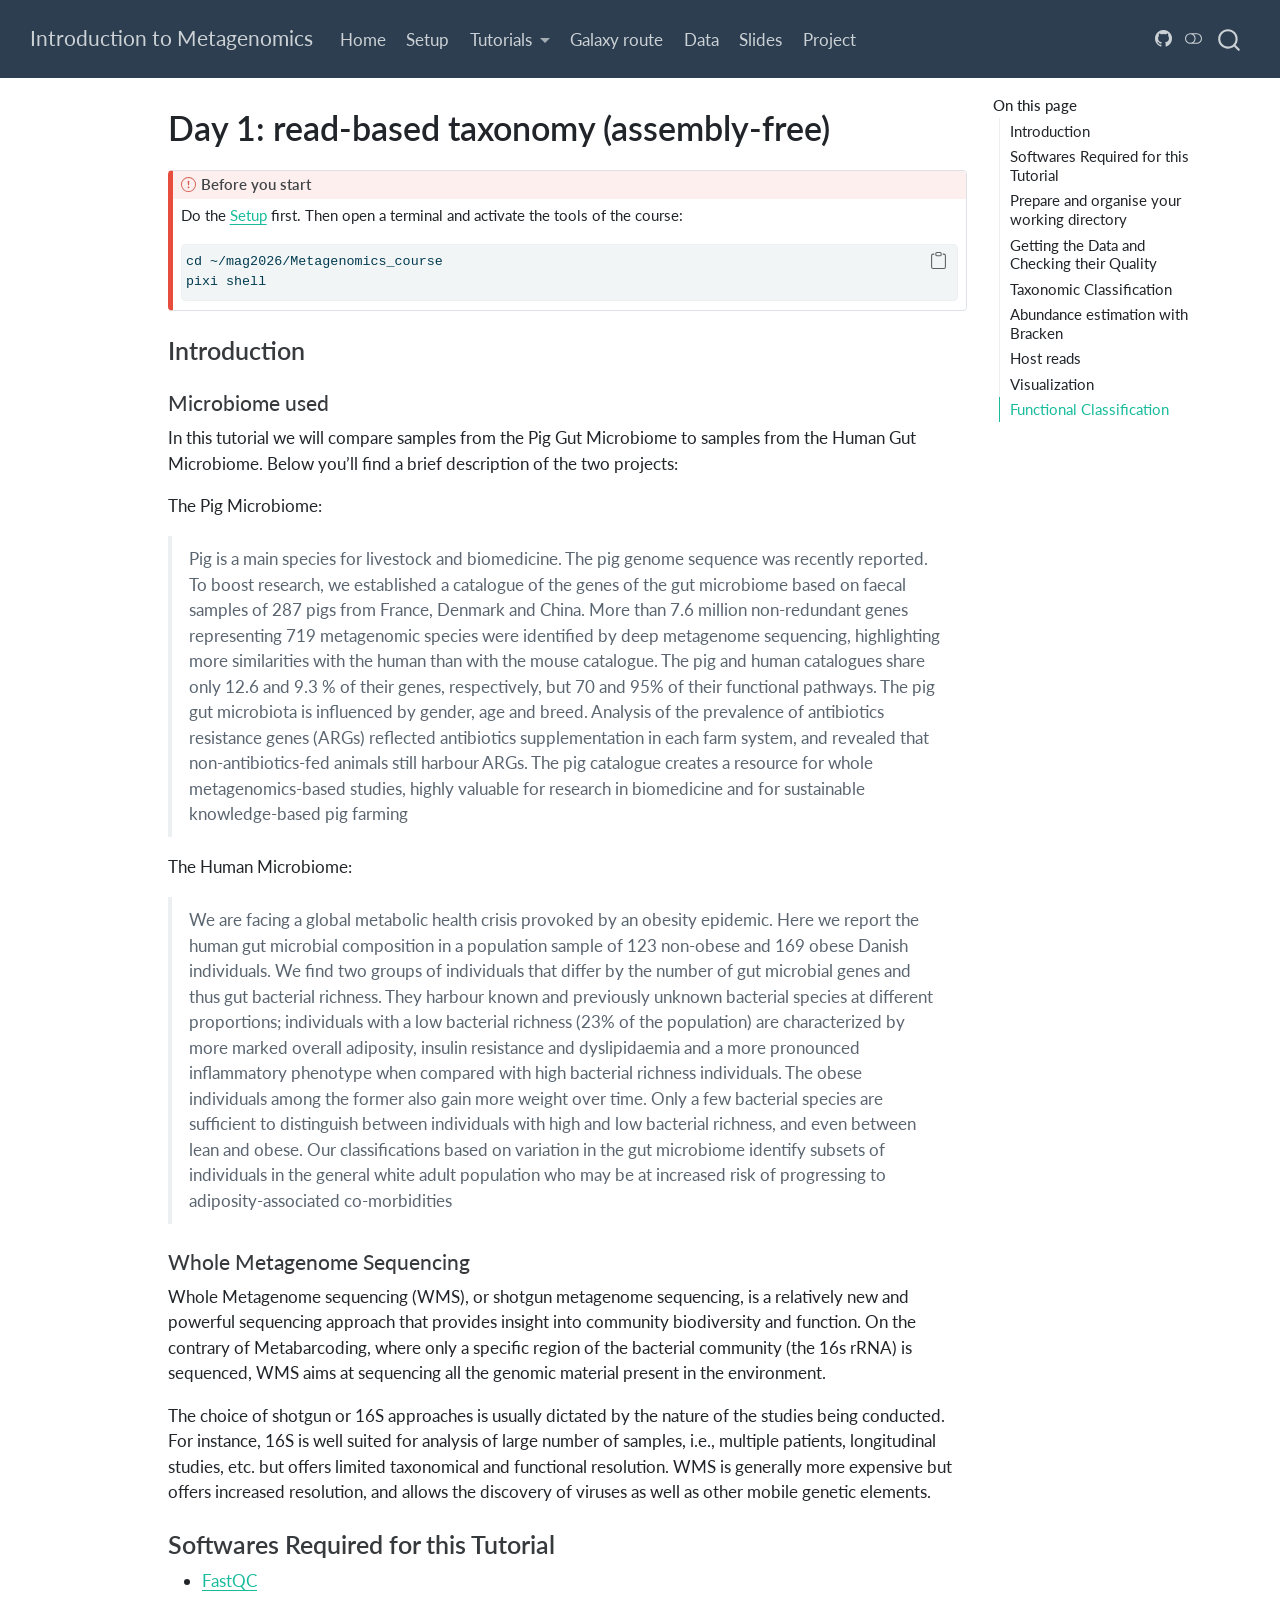
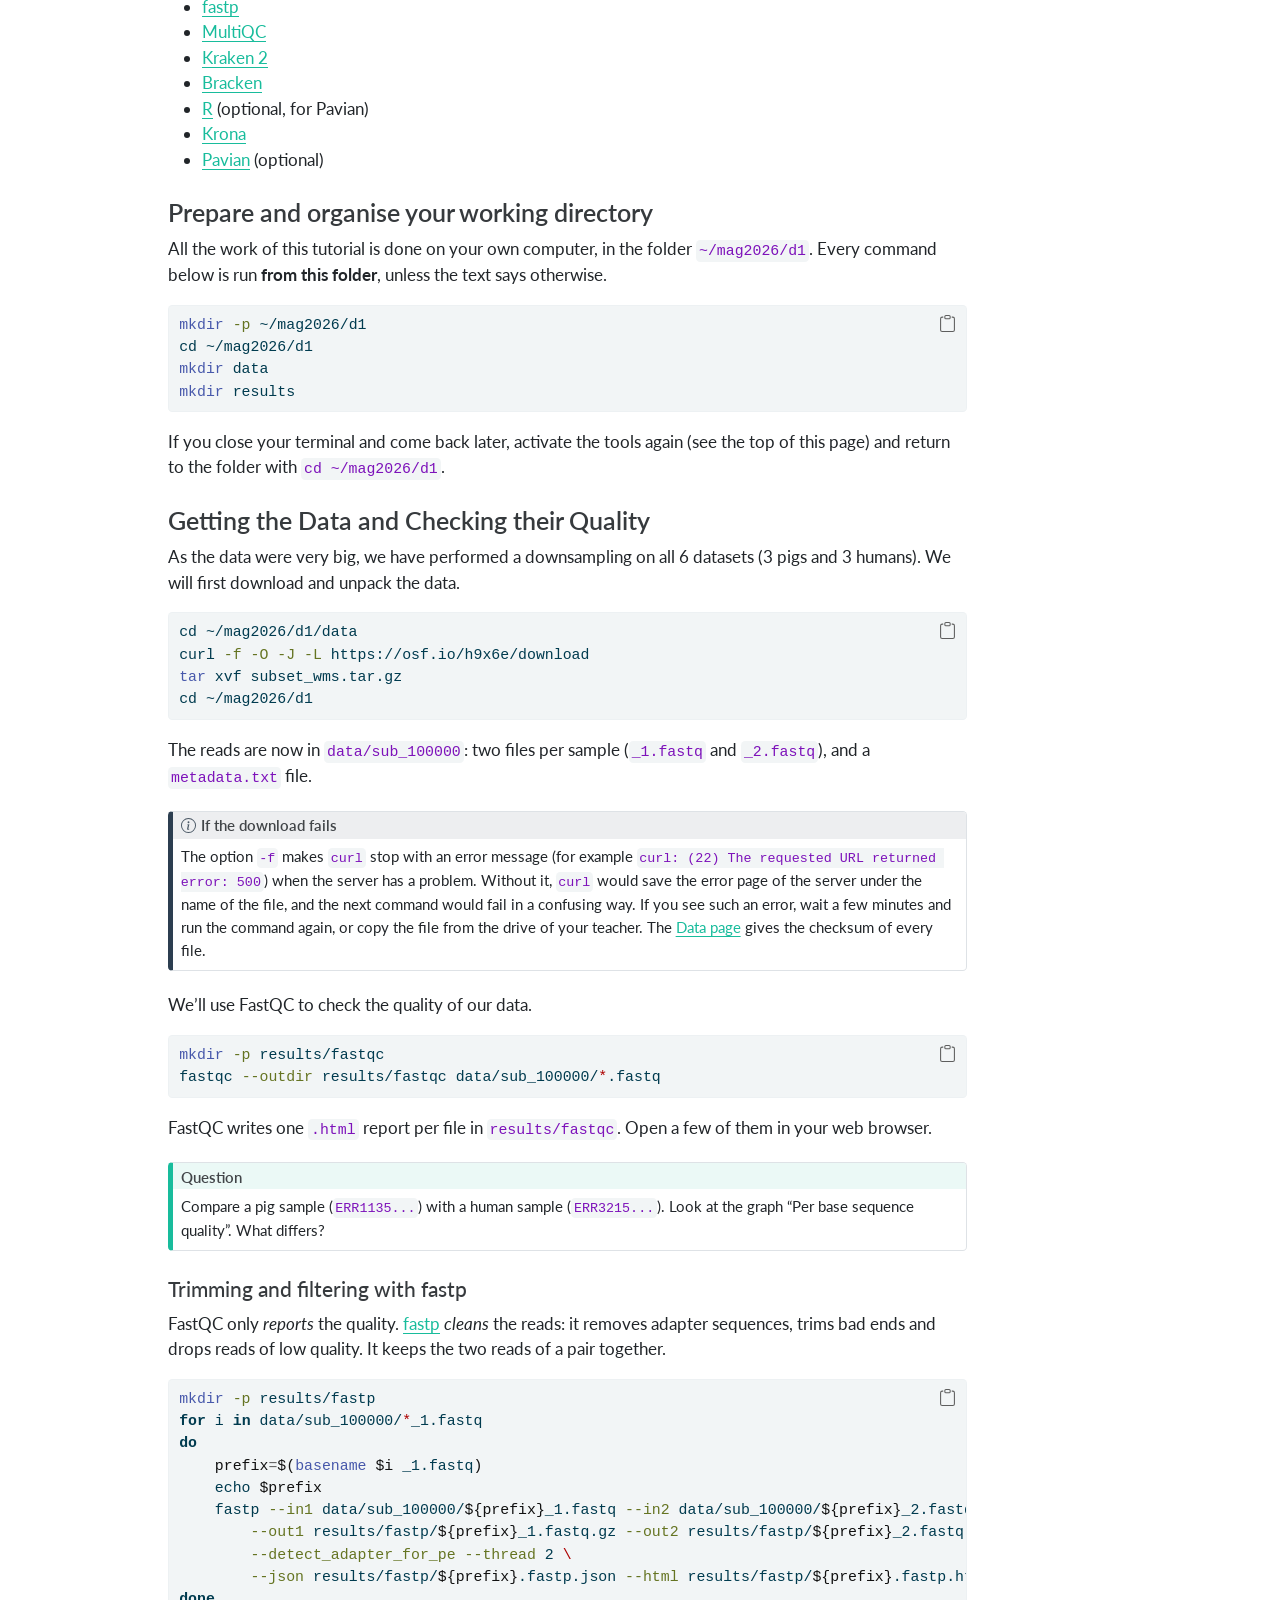
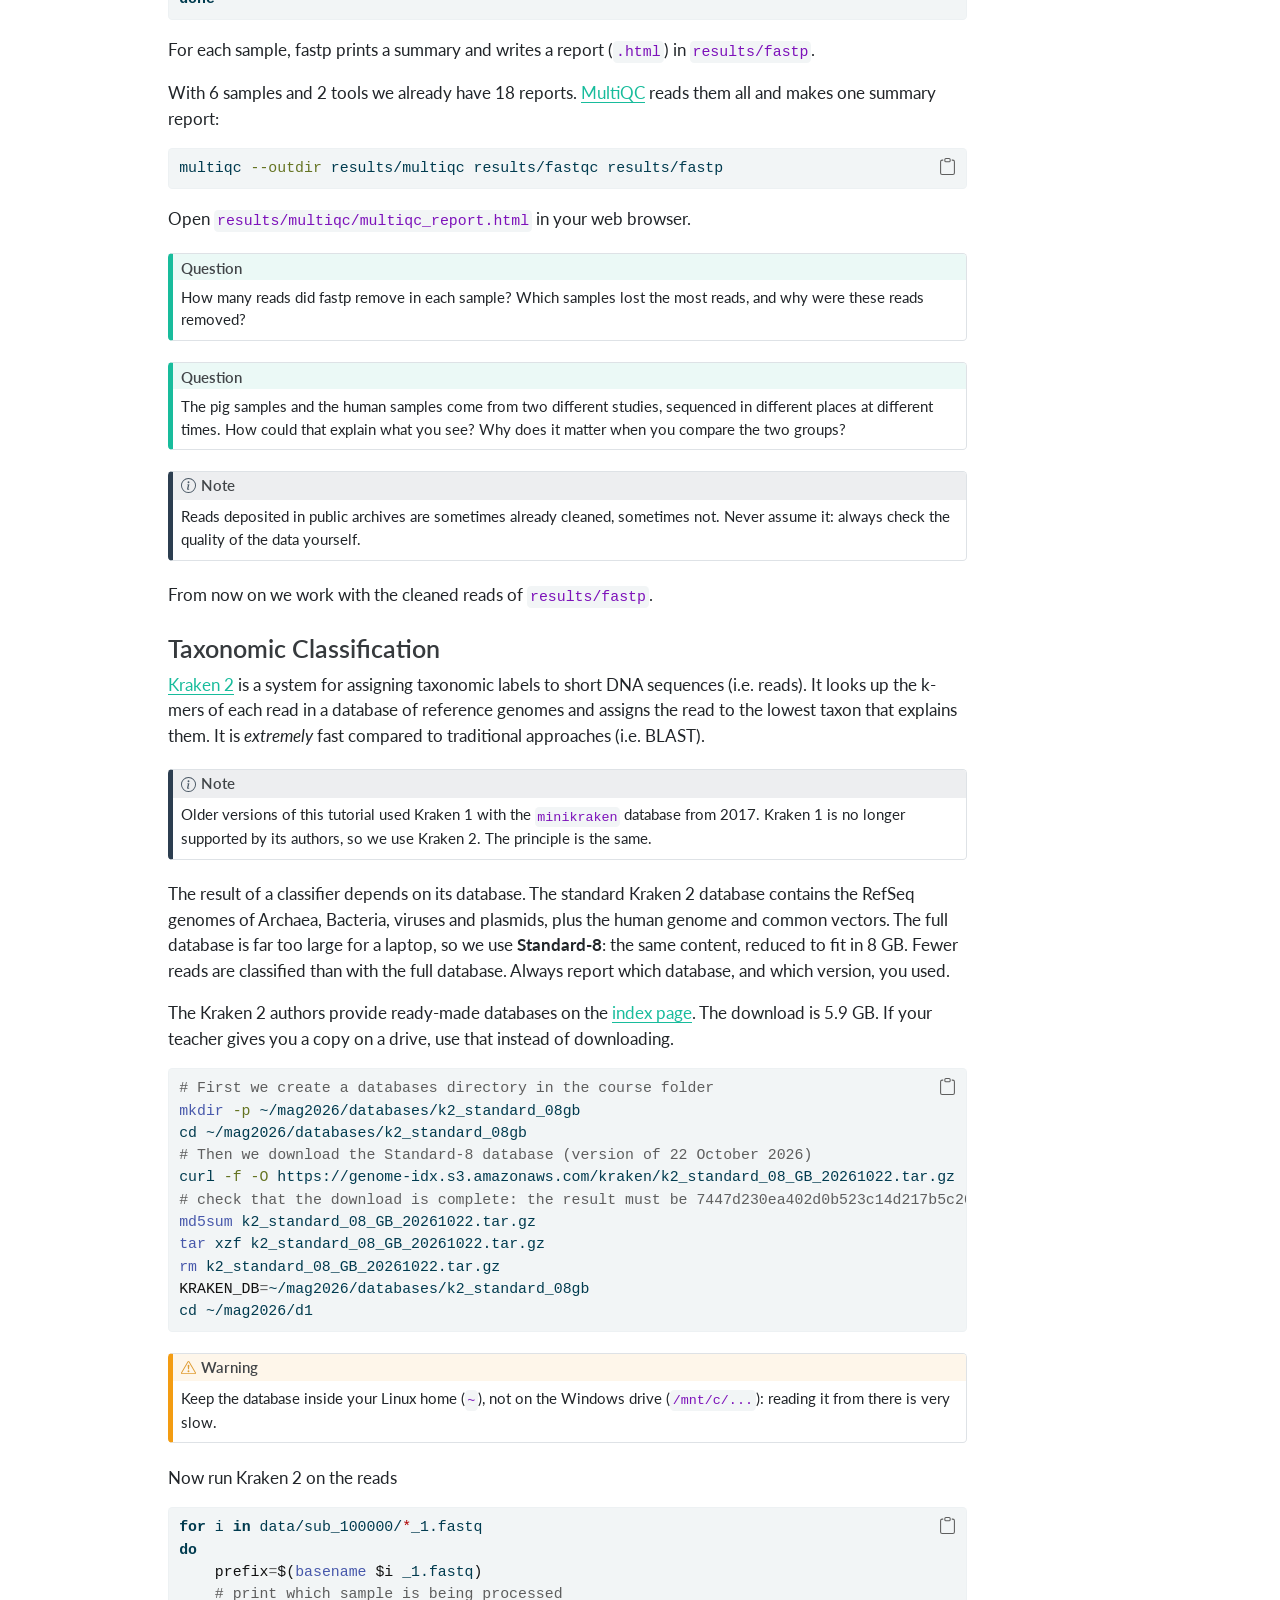
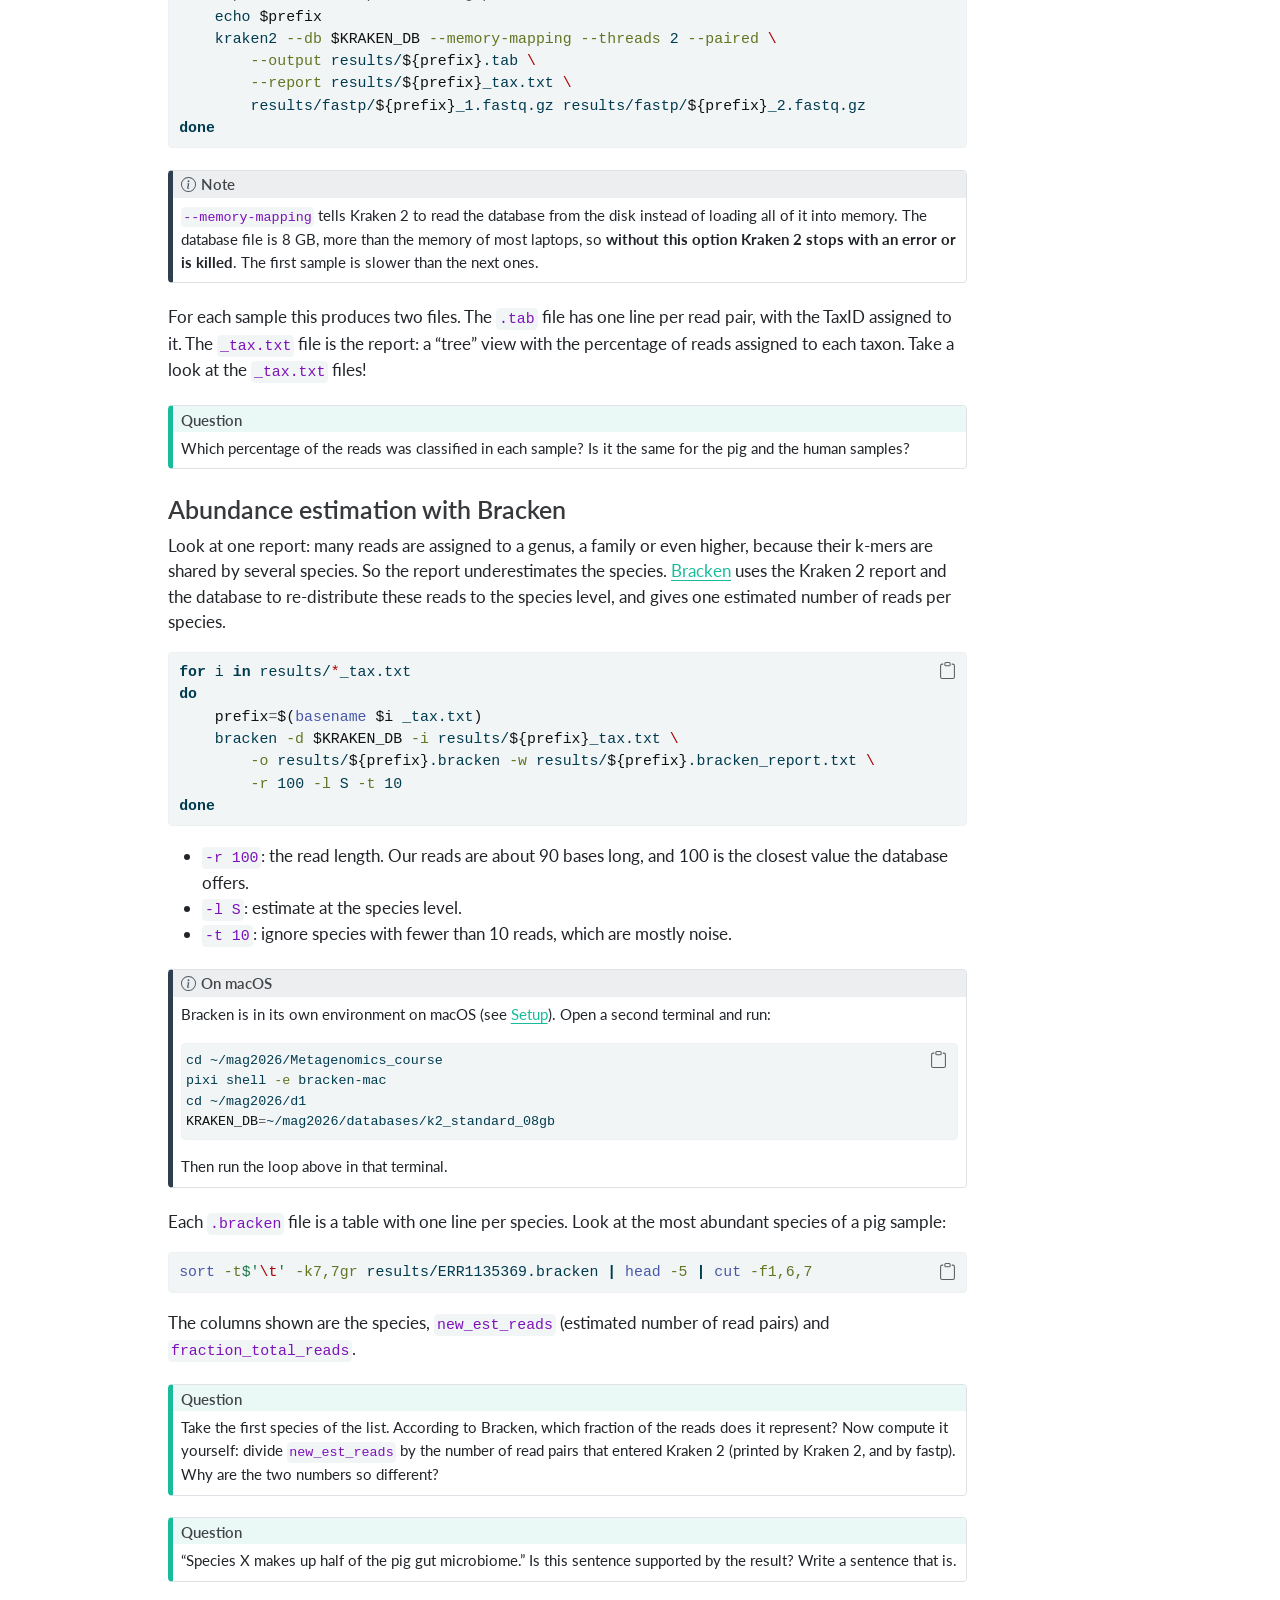
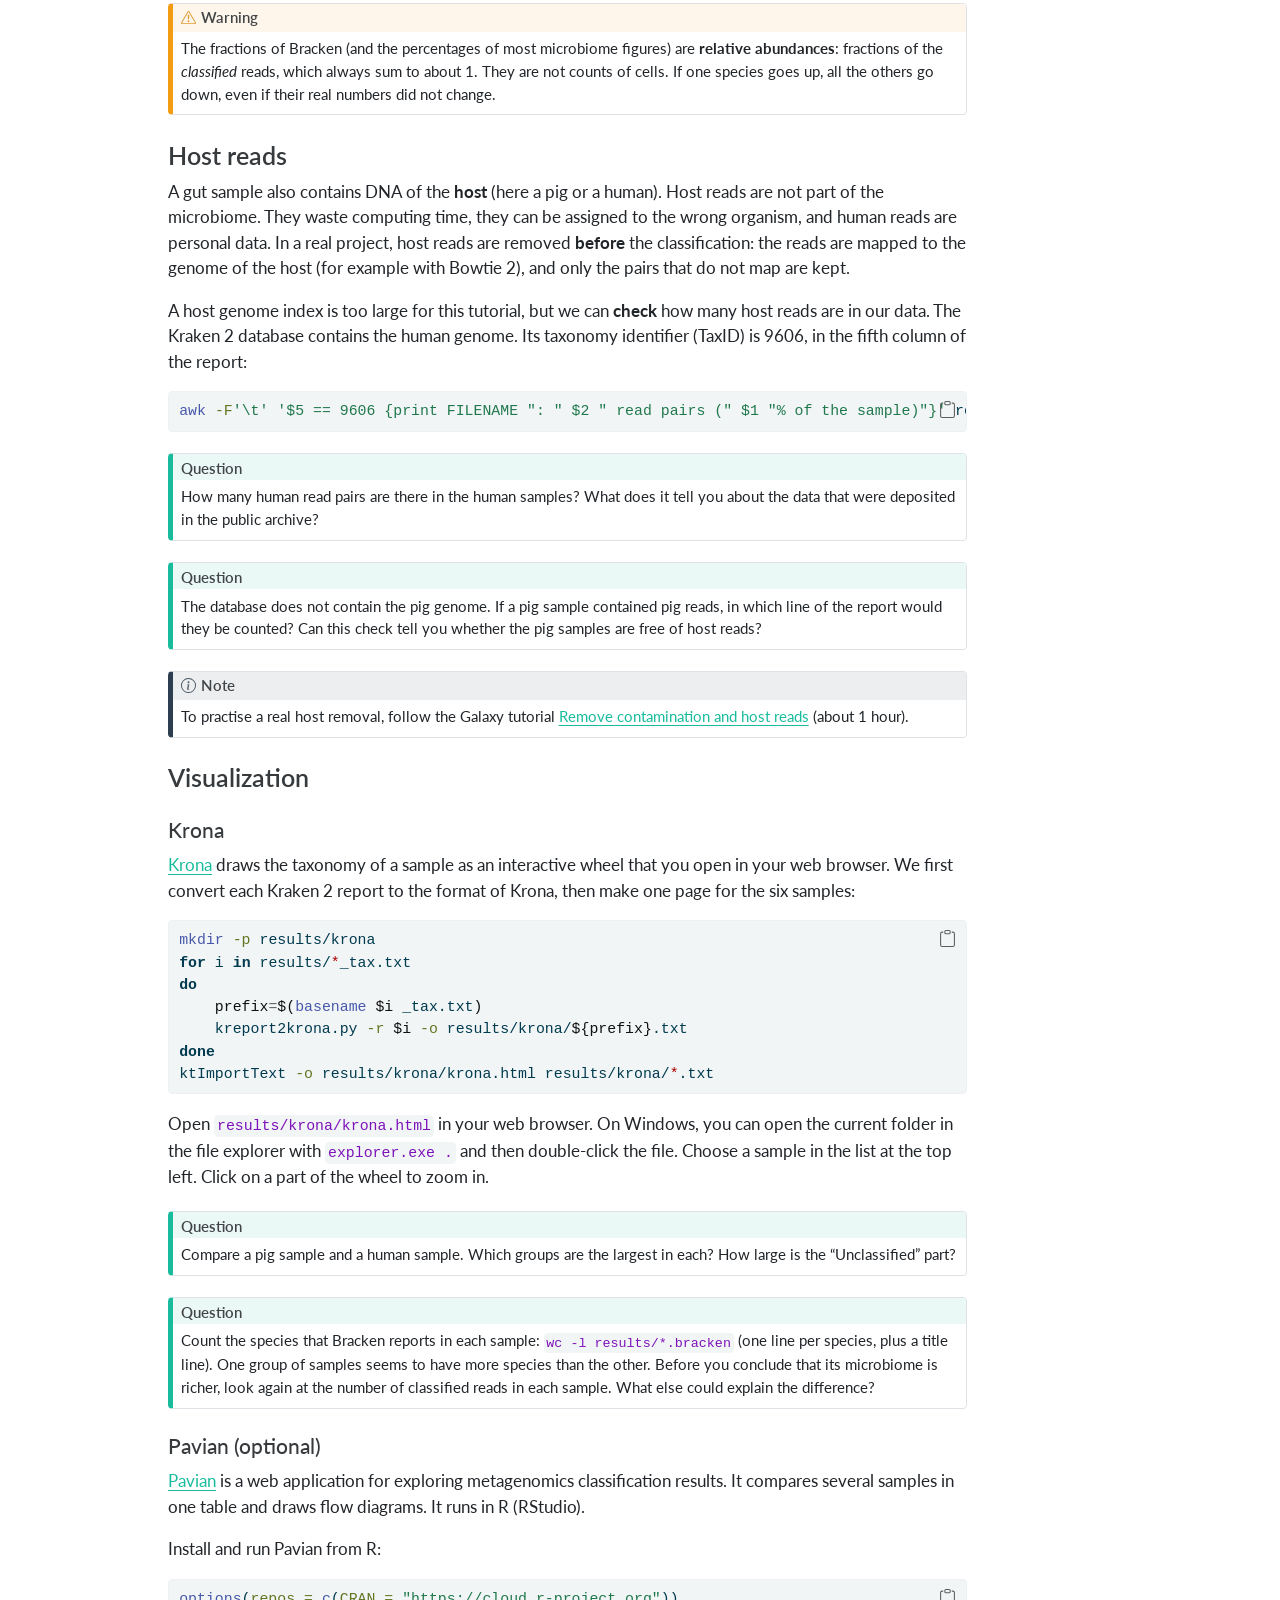
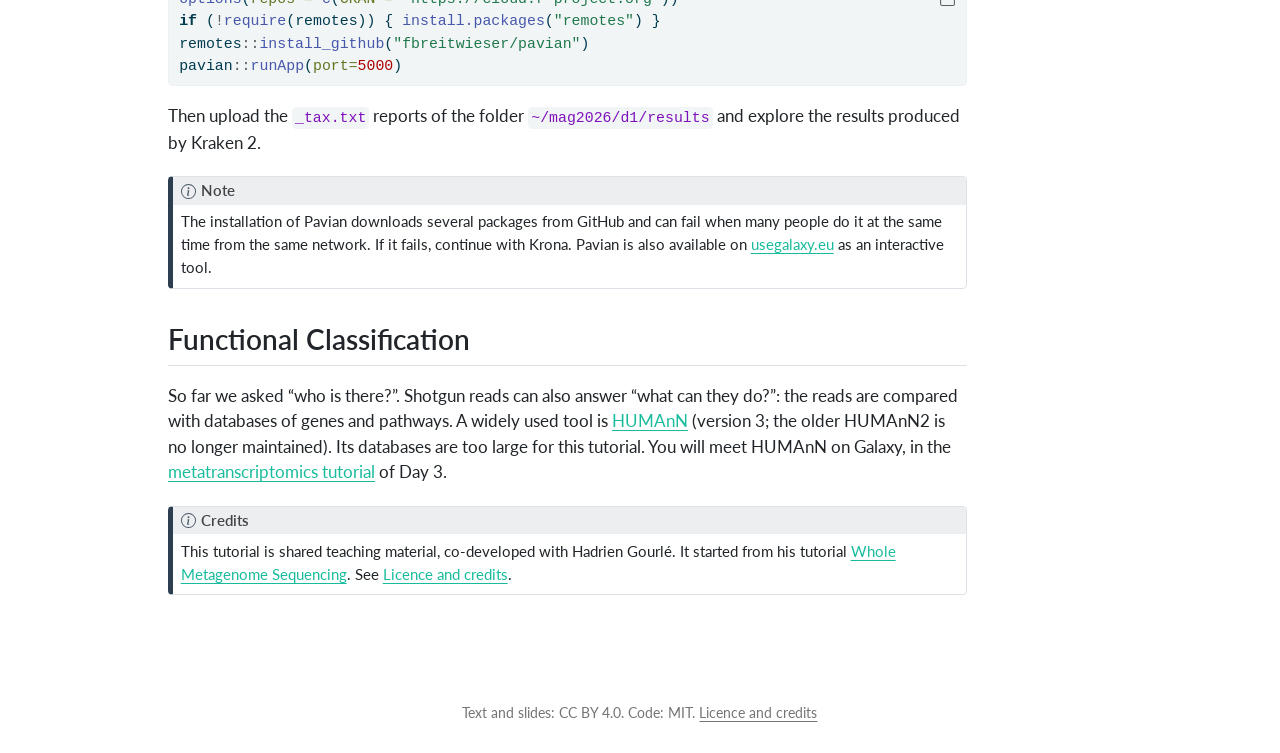
<file: tutorials/d1-read-taxonomy.html>
<!DOCTYPE html>
<html xmlns="http://www.w3.org/1999/xhtml" lang="en" xml:lang="en"><head>

<meta charset="utf-8">
<meta name="generator" content="quarto-1.11.9">

<meta name="viewport" content="width=device-width, initial-scale=1.0, user-scalable=yes">


<title>Day 1: read-based taxonomy (assembly-free) – Introduction to Metagenomics</title>
<style>
/* Default styles provided by pandoc.
** See https://pandoc.org/MANUAL.html#variables-for-html for config info.
*/
span.smallcaps{font-variant: small-caps;}
div.columns{display: flex; gap: 1.5em;}
div.column{flex: auto;}
@media screen {
div.columns{gap: min(4vw, 1.5em);}
div.column{overflow-x: auto;}
}
div.hanging-indent{margin-left: 1.5em; text-indent: -1.5em;}
ul.task-list{list-style: none;}
ul.task-list li input[type="checkbox"] {
  width: 0.8em;
  margin: 0 0.8em 0.2em -1em; /* quarto-specific, see https://github.com/quarto-dev/quarto-cli/issues/4556 */ 
  vertical-align: middle;
}
/* CSS for syntax highlighting */
html { -webkit-text-size-adjust: 100%; }
pre > code.sourceCode { white-space: pre; position: relative; }
pre > code.sourceCode > span { display: inline-block; line-height: 1.25; }
pre > code.sourceCode > span:empty { height: 1.2em; }
.sourceCode { overflow: visible; }
code.sourceCode > span { color: inherit; text-decoration: inherit; }
div.sourceCode { margin: 1em 0; }
pre.sourceCode { margin: 0; }
@media screen {
div.sourceCode { overflow: auto; }
}
@media print {
pre > code.sourceCode { white-space: pre-wrap; }
pre > code.sourceCode > span { text-indent: -5em; padding-left: 5em; }
}
pre.numberSource code
  { counter-reset: source-line 0; }
pre.numberSource code > span
  { position: relative; left: -4em; counter-increment: source-line; }
pre.numberSource code > span > a:first-child::before
  { content: counter(source-line);
    position: relative; left: -1em; text-align: right; vertical-align: baseline;
    border: none; display: inline-block;
    -webkit-touch-callout: none; -webkit-user-select: none;
    -khtml-user-select: none; -moz-user-select: none;
    -ms-user-select: none; user-select: none;
    padding: 0 4px; width: 4em;
  }
pre.numberSource { margin-left: 3em;  padding-left: 4px; }
div.sourceCode
  {   }
@media screen {
pre > code.sourceCode > span > a:first-child::before { text-decoration: underline; }
}
</style>


<script src="../site_libs/quarto-nav/quarto-nav.js"></script>
<script src="../site_libs/quarto-nav/headroom.min.js"></script>
<script src="../site_libs/clipboard/clipboard.min.js"></script>
<script src="../site_libs/quarto-search/autocomplete.umd.js"></script>
<script src="../site_libs/quarto-search/fuse.min.js"></script>
<script src="../site_libs/quarto-search/quarto-search.js"></script>
<meta name="quarto:offset" content="../">
<script src="../site_libs/quarto-html/quarto.js" type="module"></script>
<script src="../site_libs/quarto-html/tabsets/tabsets.js" type="module"></script>
<script src="../site_libs/quarto-html/scrollable-regions/scrollable-regions.js" type="module"></script>
<script src="../site_libs/quarto-html/popper.min.js"></script>
<script src="../site_libs/quarto-html/tippy.umd.min.js"></script>
<script src="../site_libs/quarto-html/anchor.min.js"></script>
<link href="../site_libs/quarto-html/tippy.css" rel="stylesheet">
<link href="../site_libs/quarto-html/quarto-syntax-highlighting-63b5708e65d6cd79cd7618c58d0c21e7.css" rel="stylesheet" class="quarto-color-scheme" id="quarto-text-highlighting-styles">
<link href="../site_libs/quarto-html/quarto-syntax-highlighting-dark-447e42e69aaa9833c0ba1b986f430b20.css" rel="stylesheet" class="quarto-color-scheme quarto-color-alternate" id="quarto-text-highlighting-styles">
<link href="../site_libs/quarto-html/quarto-syntax-highlighting-63b5708e65d6cd79cd7618c58d0c21e7.css" rel="stylesheet" class="quarto-color-scheme-extra" id="quarto-text-highlighting-styles">
<script src="../site_libs/bootstrap/bootstrap.min.js"></script>
<link href="../site_libs/bootstrap/bootstrap-icons.css" rel="stylesheet">
<link href="../site_libs/bootstrap/bootstrap-37d22064f0015095e5899644136972f5.min.css" rel="stylesheet" append-hash="true" class="quarto-color-scheme" id="quarto-bootstrap" data-mode="light">
<link href="../site_libs/bootstrap/bootstrap-dark-3d5da8a0c3bc4296215f21ddfe68f596.min.css" rel="stylesheet" append-hash="true" class="quarto-color-scheme quarto-color-alternate" id="quarto-bootstrap" data-mode="dark">
<link href="../site_libs/bootstrap/bootstrap-37d22064f0015095e5899644136972f5.min.css" rel="stylesheet" append-hash="true" class="quarto-color-scheme-extra" id="quarto-bootstrap" data-mode="light">
<script id="quarto-search-options" type="application/json">{
  "location": "navbar",
  "copy-button": false,
  "collapse-after": 3,
  "panel-placement": "end",
  "type": "overlay",
  "limit": 50,
  "keyboard-shortcut": [
    "f",
    "/",
    "s"
  ],
  "show-item-context": false,
  "language": {
    "search-no-results-text": "No results",
    "search-matching-documents-text": "matching documents",
    "search-copy-link-title": "Copy link to search",
    "search-hide-matches-text": "Hide additional matches",
    "search-more-match-text": "more match in this document",
    "search-more-matches-text": "more matches in this document",
    "search-clear-button-title": "Clear",
    "search-text-placeholder": "",
    "search-detached-cancel-button-title": "Cancel",
    "search-submit-button-title": "Submit",
    "search-label": "Search"
  }
}</script>


</head>

<body class="nav-fixed quarto-light"><a id="quarto-skip-link" class="visually-hidden-focusable" href="#quarto-document-content">Skip to main content</a><script id="quarto-html-before-body" type="application/javascript">
    const toggleBodyColorMode = (bsSheetEl) => {
      const mode = bsSheetEl.getAttribute("data-mode");
      const bodyEl = window.document.querySelector("body");
      if (mode === "dark") {
        bodyEl.classList.add("quarto-dark");
        bodyEl.classList.remove("quarto-light");
      } else {
        bodyEl.classList.add("quarto-light");
        bodyEl.classList.remove("quarto-dark");
      }
    }
    const toggleBodyColorPrimary = () => {
      const bsSheetEl = window.document.querySelector("link#quarto-bootstrap:not([rel=disabled-stylesheet])");
      if (bsSheetEl) {
        toggleBodyColorMode(bsSheetEl);
      }
    }
    const setColorSchemeToggle = (alternate) => {
      const toggles = window.document.querySelectorAll('.quarto-color-scheme-toggle');
      for (let i=0; i < toggles.length; i++) {
        const toggle = toggles[i];
        if (toggle) {
          toggle.setAttribute("aria-checked", alternate ? "true" : "false");
          if (alternate) {
            toggle.classList.add("alternate");
          } else {
            toggle.classList.remove("alternate");
          }
        }
      }
    };
    const toggleColorMode = (alternate) => {
      // Switch the stylesheets
      const primaryStylesheets = window.document.querySelectorAll('link.quarto-color-scheme:not(.quarto-color-alternate)');
      const alternateStylesheets = window.document.querySelectorAll('link.quarto-color-scheme.quarto-color-alternate');
      manageTransitions('#quarto-margin-sidebar .nav-link', false);
      if (alternate) {
        // note: dark is layered on light, we don't disable primary!
        enableStylesheet(alternateStylesheets);
        for (const sheetNode of alternateStylesheets) {
          if (sheetNode.id === "quarto-bootstrap") {
            toggleBodyColorMode(sheetNode);
          }
        }
      } else {
        disableStylesheet(alternateStylesheets);
        enableStylesheet(primaryStylesheets)
        toggleBodyColorPrimary();
      }
      manageTransitions('#quarto-margin-sidebar .nav-link', true);
      // Switch the toggles
      setColorSchemeToggle(alternate)
    }
    // Hack to workaround the fact that safari doesn't
    // properly recolor the scrollbar when toggling (#1455).
    // Not run on load: stylesheets are set before first paint there, and
    // scrolling would undo the scroll to a URL fragment (#14973).
    // The one pixel nudge keeps the reader where they were.
    const refreshSafariScrollbar = () => {
      if (navigator.userAgent.indexOf('Safari') > 0 && navigator.userAgent.indexOf('Chrome') == -1) {
        manageTransitions("body", false);
        const scrollY = window.scrollY;
        window.scrollTo(0, scrollY > 0 ? scrollY - 1 : 1);
        setTimeout(() => {
          window.scrollTo(0, scrollY);
          manageTransitions("body", true);
        }, 40);
      }
    }
    const disableStylesheet = (stylesheets) => {
      for (let i=0; i < stylesheets.length; i++) {
        const stylesheet = stylesheets[i];
        stylesheet.rel = 'disabled-stylesheet';
      }
    }
    const enableStylesheet = (stylesheets) => {
      for (let i=0; i < stylesheets.length; i++) {
        const stylesheet = stylesheets[i];
        if(stylesheet.rel !== 'stylesheet') { // for Chrome, which will still FOUC without this check
          stylesheet.rel = 'stylesheet';
        }
      }
    }
    const manageTransitions = (selector, allowTransitions) => {
      const els = window.document.querySelectorAll(selector);
      for (let i=0; i < els.length; i++) {
        const el = els[i];
        if (allowTransitions) {
          el.classList.remove('notransition');
        } else {
          el.classList.add('notransition');
        }
      }
    }
    const isFileUrl = () => {
      return window.location.protocol === 'file:';
    }
    const hasAlternateSentinel = () => {
      let styleSentinel = getColorSchemeSentinel();
      if (styleSentinel !== null) {
        return styleSentinel === "alternate";
      } else {
        return false;
      }
    }
    const setStyleSentinel = (alternate) => {
      const value = alternate ? "alternate" : "default";
      if (!isFileUrl()) {
        window.localStorage.setItem("quarto-color-scheme", value);
      } else {
        localAlternateSentinel = value;
      }
    }
    const getColorSchemeSentinel = () => {
      if (!isFileUrl()) {
        const storageValue = window.localStorage.getItem("quarto-color-scheme");
        return storageValue != null ? storageValue : localAlternateSentinel;
      } else {
        return localAlternateSentinel;
      }
    }
    const toggleGiscusIfUsed = (isAlternate, darkModeDefault) => {
      const baseTheme = document.querySelector('#giscus-base-theme')?.value ?? 'light';
      const alternateTheme = document.querySelector('#giscus-alt-theme')?.value ?? 'dark';
      let newTheme = '';
      if(authorPrefersDark) {
        newTheme = isAlternate ? baseTheme : alternateTheme;
      } else {
        newTheme = isAlternate ? alternateTheme : baseTheme;
      }
      const changeGiscusTheme = () => {
        // From: https://github.com/giscus/giscus/issues/336
        const sendMessage = (message) => {
          const iframe = document.querySelector('iframe.giscus-frame');
          if (!iframe) return;
          iframe.contentWindow.postMessage({ giscus: message }, 'https://giscus.app');
        }
        sendMessage({
          setConfig: {
            theme: newTheme
          }
        });
      }
      const isGiscussLoaded = window.document.querySelector('iframe.giscus-frame') !== null;
      if (isGiscussLoaded) {
        changeGiscusTheme();
      }
    };
    const authorPrefersDark = false;
    const darkModeDefault = authorPrefersDark;
      document.querySelector('link#quarto-text-highlighting-styles.quarto-color-scheme-extra').rel = 'disabled-stylesheet';
      document.querySelector('link#quarto-bootstrap.quarto-color-scheme-extra').rel = 'disabled-stylesheet';
    let localAlternateSentinel = darkModeDefault ? 'alternate' : 'default';
    // Dark / light mode switch
    window.quartoToggleColorScheme = () => {
      // Read the current dark / light value
      let toAlternate = !hasAlternateSentinel();
      toggleColorMode(toAlternate);
      refreshSafariScrollbar();
      setStyleSentinel(toAlternate);
      toggleGiscusIfUsed(toAlternate, darkModeDefault);
      window.dispatchEvent(new Event('resize'));
    };
    // Switch to dark mode if need be
    if (hasAlternateSentinel()) {
      toggleColorMode(true);
    } else {
      toggleColorMode(false);
    }
  </script>

<div id="quarto-search-results"></div>
  <header id="quarto-header" class="headroom fixed-top">
    <nav class="navbar navbar-expand-lg " data-bs-theme="dark" aria-label="Site">
      <div class="navbar-container container-fluid">
      <div class="navbar-brand-container mx-auto">
    <a class="navbar-brand" href="../index.html">
    <span class="navbar-title">Introduction to Metagenomics</span>
    </a>
  </div>
          <button class="navbar-toggler" type="button" data-bs-toggle="collapse" data-bs-target="#navbarCollapse" aria-controls="navbarCollapse" aria-expanded="false" aria-label="Toggle navigation" onclick="if (window.quartoToggleHeadroom) { window.quartoToggleHeadroom(); }">
  <span class="navbar-toggler-icon"></span>
</button>
          <div class="collapse navbar-collapse" id="navbarCollapse">
            <ul class="navbar-nav navbar-nav-scroll me-auto">
  <li class="nav-item">
    <a class="nav-link" href="../index.html"> 
<span class="menu-text">Home</span></a>
  </li>  
  <li class="nav-item">
    <a class="nav-link" href="../setup.html"> 
<span class="menu-text">Setup</span></a>
  </li>  
  <li class="nav-item dropdown ">
    <a class="nav-link dropdown-toggle" href="#" id="nav-menu-tutorials" role="link" data-bs-toggle="dropdown" aria-expanded="false">
 <span class="menu-text">Tutorials</span>
    </a>
    <ul class="dropdown-menu" aria-labelledby="nav-menu-tutorials">    
        <li>
    <a class="dropdown-item" href="../tutorials/d1-read-taxonomy.html">
 <span class="dropdown-text">Day 1: read-based taxonomy</span></a>
  </li>  
        <li>
    <a class="dropdown-item" href="../tutorials/d2-assembly-binning.html">
 <span class="dropdown-text">Day 2: assembly and binning</span></a>
  </li>  
        <li>
    <a class="dropdown-item" href="../tutorials/d2-amplicon-dada2.html">
 <span class="dropdown-text">Day 2: amplicon sequencing (DADA2)</span></a>
  </li>  
    </ul>
  </li>
  <li class="nav-item">
    <a class="nav-link" href="../galaxy.html"> 
<span class="menu-text">Galaxy route</span></a>
  </li>  
  <li class="nav-item">
    <a class="nav-link" href="../data/README.html"> 
<span class="menu-text">Data</span></a>
  </li>  
  <li class="nav-item">
    <a class="nav-link" href="../slides.html"> 
<span class="menu-text">Slides</span></a>
  </li>  
  <li class="nav-item">
    <a class="nav-link" href="../project.html"> 
<span class="menu-text">Project</span></a>
  </li>  
</ul>
          </div> <!-- /navcollapse -->
            <div class="quarto-navbar-tools">
    <a href="https://github.com/RVanDamme/Metagenomics_course" title="" class="quarto-navigation-tool px-1" aria-label=""><i class="bi bi-github"></i></a>
  <button type="button" role="switch" aria-checked="false" class="quarto-color-scheme-toggle quarto-navigation-tool  px-1" onclick="window.quartoToggleColorScheme(); return false;" title="Toggle dark mode" aria-label="Toggle dark mode"><i class="bi"></i></button>
</div>
            <div id="quarto-search" class="" title="Search"></div>
      </div> <!-- /container-fluid -->
    </nav>
</header>
<!-- content -->
<div id="quarto-content" class="quarto-container page-columns page-rows-contents page-layout-article page-navbar">
<!-- sidebar -->
<!-- margin-sidebar -->
    <div id="quarto-margin-sidebar" class="sidebar margin-sidebar">
        <nav id="TOC" role="doc-toc" aria-labelledby="toc-title" class="toc-active">
    <h2 id="toc-title">On this page</h2>
   
  <ul>
  <li><a href="#introduction" id="toc-introduction" class="nav-link active" data-scroll-target="#introduction">Introduction</a></li>
  <li><a href="#softwares-required-for-this-tutorial" id="toc-softwares-required-for-this-tutorial" class="nav-link" data-scroll-target="#softwares-required-for-this-tutorial">Softwares Required for this Tutorial</a></li>
  <li><a href="#prepare-and-organise-your-working-directory" id="toc-prepare-and-organise-your-working-directory" class="nav-link" data-scroll-target="#prepare-and-organise-your-working-directory">Prepare and organise your working directory</a></li>
  <li><a href="#getting-the-data-and-checking-their-quality" id="toc-getting-the-data-and-checking-their-quality" class="nav-link" data-scroll-target="#getting-the-data-and-checking-their-quality">Getting the Data and Checking their Quality</a></li>
  <li><a href="#taxonomic-classification" id="toc-taxonomic-classification" class="nav-link" data-scroll-target="#taxonomic-classification">Taxonomic Classification</a></li>
  <li><a href="#abundance-estimation-with-bracken" id="toc-abundance-estimation-with-bracken" class="nav-link" data-scroll-target="#abundance-estimation-with-bracken">Abundance estimation with Bracken</a></li>
  <li><a href="#host-reads" id="toc-host-reads" class="nav-link" data-scroll-target="#host-reads">Host reads</a></li>
  <li><a href="#visualization" id="toc-visualization" class="nav-link" data-scroll-target="#visualization">Visualization</a></li>
  <li><a href="#functional-classification" id="toc-functional-classification" class="nav-link" data-scroll-target="#functional-classification">Functional Classification</a></li>
  </ul>
</nav>
    </div>
<!-- main -->
<main class="content" id="quarto-document-content" tabindex="-1">


<header id="title-block-header" class="quarto-title-block default">
<div class="quarto-title">
<h1 class="title">Day 1: read-based taxonomy (assembly-free)</h1>
</div>



<div class="quarto-title-meta">

    
  
    
  </div>
  


</header>


<div class="callout callout-style-default callout-important callout-titled">
<div class="callout-header d-flex align-content-center">
<div class="callout-icon-container">
<i class="callout-icon"></i>
</div>
<div class="callout-title-container flex-fill">
<span class="screen-reader-only">Important</span>Before you start
</div>
</div>
<div class="callout-body-container callout-body">
<p>Do the <a href="../setup.html">Setup</a> first. Then open a terminal and activate the tools of the course:</p>
<div class="code-copy-outer-scaffold"><div class="sourceCode" id="cb1"><pre class="sourceCode bash code-with-copy"><code class="sourceCode bash"><span id="cb1-1"><a href="#cb1-1" aria-hidden="true" tabindex="-1"></a><span class="bu">cd</span> ~/mag2026/Metagenomics_course</span>
<span id="cb1-2"><a href="#cb1-2" aria-hidden="true" tabindex="-1"></a><span class="ex">pixi</span> shell</span></code></pre></div><button title="Copy to Clipboard" class="code-copy-button"><i class="bi"></i></button></div>
</div>
</div>
<section id="introduction" class="level3">
<h3 class="anchored" data-anchor-id="introduction">Introduction</h3>
<section id="microbiome-used" class="level4">
<h4 class="anchored" data-anchor-id="microbiome-used">Microbiome used</h4>
<p>In this tutorial we will compare samples from the Pig Gut Microbiome to samples from the Human Gut Microbiome. Below you’ll find a brief description of the two projects:</p>
<p>The Pig Microbiome:</p>
<blockquote class="blockquote">
<p>Pig is a main species for livestock and biomedicine. The pig genome sequence was recently reported. To boost research, we established a catalogue of the genes of the gut microbiome based on faecal samples of 287 pigs from France, Denmark and China. More than 7.6 million non-redundant genes representing 719 metagenomic species were identified by deep metagenome sequencing, highlighting more similarities with the human than with the mouse catalogue. The pig and human catalogues share only 12.6 and 9.3 % of their genes, respectively, but 70 and 95% of their functional pathways. The pig gut microbiota is influenced by gender, age and breed. Analysis of the prevalence of antibiotics resistance genes (ARGs) reflected antibiotics supplementation in each farm system, and revealed that non-antibiotics-fed animals still harbour ARGs. The pig catalogue creates a resource for whole metagenomics-based studies, highly valuable for research in biomedicine and for sustainable knowledge-based pig farming</p>
</blockquote>
<p>The Human Microbiome:</p>
<blockquote class="blockquote">
<p>We are facing a global metabolic health crisis provoked by an obesity epidemic. Here we report the human gut microbial composition in a population sample of 123 non-obese and 169 obese Danish individuals. We find two groups of individuals that differ by the number of gut microbial genes and thus gut bacterial richness. They harbour known and previously unknown bacterial species at different proportions; individuals with a low bacterial richness (23% of the population) are characterized by more marked overall adiposity, insulin resistance and dyslipidaemia and a more pronounced inflammatory phenotype when compared with high bacterial richness individuals. The obese individuals among the former also gain more weight over time. Only a few bacterial species are sufficient to distinguish between individuals with high and low bacterial richness, and even between lean and obese. Our classifications based on variation in the gut microbiome identify subsets of individuals in the general white adult population who may be at increased risk of progressing to adiposity-associated co-morbidities</p>
</blockquote>
</section>
<section id="whole-metagenome-sequencing" class="level4">
<h4 class="anchored" data-anchor-id="whole-metagenome-sequencing">Whole Metagenome Sequencing</h4>
<p>Whole Metagenome sequencing (WMS), or shotgun metagenome sequencing, is a relatively new and powerful sequencing approach that provides insight into community biodiversity and function. On the contrary of Metabarcoding, where only a specific region of the bacterial community (the 16s rRNA) is sequenced, WMS aims at sequencing all the genomic material present in the environment.</p>
<p>The choice of shotgun or 16S approaches is usually dictated by the nature of the studies being conducted. For instance, 16S is well suited for analysis of large number of samples, i.e., multiple patients, longitudinal studies, etc. but offers limited taxonomical and functional resolution. WMS is generally more expensive but offers increased resolution, and allows the discovery of viruses as well as other mobile genetic elements.</p>
</section>
</section>
<section id="softwares-required-for-this-tutorial" class="level3">
<h3 class="anchored" data-anchor-id="softwares-required-for-this-tutorial">Softwares Required for this Tutorial</h3>
<ul>
<li><a href="http://www.bioinformatics.babraham.ac.uk/projects/fastqc/">FastQC</a></li>
<li><a href="https://github.com/OpenGene/fastp">fastp</a></li>
<li><a href="https://multiqc.info">MultiQC</a></li>
<li><a href="https://github.com/DerrickWood/kraken2">Kraken 2</a></li>
<li><a href="https://github.com/jenniferlu717/Bracken">Bracken</a></li>
<li><a href="https://www.r-project.org/">R</a> (optional, for Pavian)</li>
<li><a href="https://github.com/marbl/Krona/wiki">Krona</a></li>
<li><a href="https://github.com/fbreitwieser/pavian">Pavian</a> (optional)</li>
</ul>
</section>
<section id="prepare-and-organise-your-working-directory" class="level3">
<h3 class="anchored" data-anchor-id="prepare-and-organise-your-working-directory">Prepare and organise your working directory</h3>
<p>All the work of this tutorial is done on your own computer, in the folder <code>~/mag2026/d1</code>. Every command below is run <strong>from this folder</strong>, unless the text says otherwise.</p>
<div class="code-copy-outer-scaffold"><div class="sourceCode" id="cb2"><pre class="sourceCode bash code-with-copy"><code class="sourceCode bash"><span id="cb2-1"><a href="#cb2-1" aria-hidden="true" tabindex="-1"></a><span class="fu">mkdir</span> <span class="at">-p</span> ~/mag2026/d1</span>
<span id="cb2-2"><a href="#cb2-2" aria-hidden="true" tabindex="-1"></a><span class="bu">cd</span> ~/mag2026/d1</span>
<span id="cb2-3"><a href="#cb2-3" aria-hidden="true" tabindex="-1"></a><span class="fu">mkdir</span> data</span>
<span id="cb2-4"><a href="#cb2-4" aria-hidden="true" tabindex="-1"></a><span class="fu">mkdir</span> results</span></code></pre></div><button title="Copy to Clipboard" class="code-copy-button"><i class="bi"></i></button></div>
<p>If you close your terminal and come back later, activate the tools again (see the top of this page) and return to the folder with <code>cd ~/mag2026/d1</code>.</p>
</section>
<section id="getting-the-data-and-checking-their-quality" class="level3">
<h3 class="anchored" data-anchor-id="getting-the-data-and-checking-their-quality">Getting the Data and Checking their Quality</h3>
<p>As the data were very big, we have performed a downsampling on all 6 datasets (3 pigs and 3 humans). We will first download and unpack the data.</p>
<div class="code-copy-outer-scaffold"><div class="sourceCode" id="cb3"><pre class="sourceCode bash code-with-copy"><code class="sourceCode bash"><span id="cb3-1"><a href="#cb3-1" aria-hidden="true" tabindex="-1"></a><span class="bu">cd</span> ~/mag2026/d1/data</span>
<span id="cb3-2"><a href="#cb3-2" aria-hidden="true" tabindex="-1"></a><span class="ex">curl</span> <span class="at">-f</span> <span class="at">-O</span> <span class="at">-J</span> <span class="at">-L</span> https://osf.io/h9x6e/download</span>
<span id="cb3-3"><a href="#cb3-3" aria-hidden="true" tabindex="-1"></a><span class="fu">tar</span> xvf subset_wms.tar.gz</span>
<span id="cb3-4"><a href="#cb3-4" aria-hidden="true" tabindex="-1"></a><span class="bu">cd</span> ~/mag2026/d1</span></code></pre></div><button title="Copy to Clipboard" class="code-copy-button"><i class="bi"></i></button></div>
<p>The reads are now in <code>data/sub_100000</code>: two files per sample (<code>_1.fastq</code> and <code>_2.fastq</code>), and a <code>metadata.txt</code> file.</p>
<div class="callout callout-style-default callout-note callout-titled">
<div class="callout-header d-flex align-content-center">
<div class="callout-icon-container">
<i class="callout-icon"></i>
</div>
<div class="callout-title-container flex-fill">
<span class="screen-reader-only">Note</span>If the download fails
</div>
</div>
<div class="callout-body-container callout-body">
<p>The option <code>-f</code> makes <code>curl</code> stop with an error message (for example <code>curl: (22) The requested URL returned error: 500</code>) when the server has a problem. Without it, <code>curl</code> would save the error page of the server under the name of the file, and the next command would fail in a confusing way. If you see such an error, wait a few minutes and run the command again, or copy the file from the drive of your teacher. The <a href="../data/README.html">Data page</a> gives the checksum of every file.</p>
</div>
</div>
<p>We’ll use FastQC to check the quality of our data.</p>
<div class="code-copy-outer-scaffold"><div class="sourceCode" id="cb4"><pre class="sourceCode bash code-with-copy"><code class="sourceCode bash"><span id="cb4-1"><a href="#cb4-1" aria-hidden="true" tabindex="-1"></a><span class="fu">mkdir</span> <span class="at">-p</span> results/fastqc</span>
<span id="cb4-2"><a href="#cb4-2" aria-hidden="true" tabindex="-1"></a><span class="ex">fastqc</span> <span class="at">--outdir</span> results/fastqc data/sub_100000/<span class="pp">*</span>.fastq</span></code></pre></div><button title="Copy to Clipboard" class="code-copy-button"><i class="bi"></i></button></div>
<p>FastQC writes one <code>.html</code> report per file in <code>results/fastqc</code>. Open a few of them in your web browser.</p>
<div class="callout callout-style-default callout-tip no-icon callout-titled">
<div class="callout-header d-flex align-content-center">
<div class="callout-icon-container">
<i class="callout-icon no-icon"></i>
</div>
<div class="callout-title-container flex-fill">
<span class="screen-reader-only">Tip</span>Question
</div>
</div>
<div class="callout-body-container callout-body">
<p>Compare a pig sample (<code>ERR1135...</code>) with a human sample (<code>ERR3215...</code>). Look at the graph “Per base sequence quality”. What differs?</p>
</div>
</div>
<section id="trimming-and-filtering-with-fastp" class="level4">
<h4 class="anchored" data-anchor-id="trimming-and-filtering-with-fastp">Trimming and filtering with fastp</h4>
<p>FastQC only <em>reports</em> the quality. <a href="https://github.com/OpenGene/fastp">fastp</a> <em>cleans</em> the reads: it removes adapter sequences, trims bad ends and drops reads of low quality. It keeps the two reads of a pair together.</p>
<div class="code-copy-outer-scaffold"><div class="sourceCode" id="cb5"><pre class="sourceCode bash code-with-copy"><code class="sourceCode bash"><span id="cb5-1"><a href="#cb5-1" aria-hidden="true" tabindex="-1"></a><span class="fu">mkdir</span> <span class="at">-p</span> results/fastp</span>
<span id="cb5-2"><a href="#cb5-2" aria-hidden="true" tabindex="-1"></a><span class="cf">for</span> i <span class="kw">in</span> data/sub_100000/<span class="pp">*</span>_1.fastq</span>
<span id="cb5-3"><a href="#cb5-3" aria-hidden="true" tabindex="-1"></a><span class="cf">do</span></span>
<span id="cb5-4"><a href="#cb5-4" aria-hidden="true" tabindex="-1"></a>    <span class="va">prefix</span><span class="op">=</span><span class="va">$(</span><span class="fu">basename</span> <span class="va">$i</span> _1.fastq<span class="va">)</span></span>
<span id="cb5-5"><a href="#cb5-5" aria-hidden="true" tabindex="-1"></a>    <span class="bu">echo</span> <span class="va">$prefix</span></span>
<span id="cb5-6"><a href="#cb5-6" aria-hidden="true" tabindex="-1"></a>    <span class="ex">fastp</span> <span class="at">--in1</span> data/sub_100000/<span class="va">${prefix}</span>_1.fastq <span class="at">--in2</span> data/sub_100000/<span class="va">${prefix}</span>_2.fastq <span class="dt">\</span></span>
<span id="cb5-7"><a href="#cb5-7" aria-hidden="true" tabindex="-1"></a>        <span class="at">--out1</span> results/fastp/<span class="va">${prefix}</span>_1.fastq.gz <span class="at">--out2</span> results/fastp/<span class="va">${prefix}</span>_2.fastq.gz <span class="dt">\</span></span>
<span id="cb5-8"><a href="#cb5-8" aria-hidden="true" tabindex="-1"></a>        <span class="at">--detect_adapter_for_pe</span> <span class="at">--thread</span> 2 <span class="dt">\</span></span>
<span id="cb5-9"><a href="#cb5-9" aria-hidden="true" tabindex="-1"></a>        <span class="at">--json</span> results/fastp/<span class="va">${prefix}</span>.fastp.json <span class="at">--html</span> results/fastp/<span class="va">${prefix}</span>.fastp.html</span>
<span id="cb5-10"><a href="#cb5-10" aria-hidden="true" tabindex="-1"></a><span class="cf">done</span></span></code></pre></div><button title="Copy to Clipboard" class="code-copy-button"><i class="bi"></i></button></div>
<p>For each sample, fastp prints a summary and writes a report (<code>.html</code>) in <code>results/fastp</code>.</p>
<p>With 6 samples and 2 tools we already have 18 reports. <a href="https://multiqc.info">MultiQC</a> reads them all and makes one summary report:</p>
<div class="code-copy-outer-scaffold"><div class="sourceCode" id="cb6"><pre class="sourceCode bash code-with-copy"><code class="sourceCode bash"><span id="cb6-1"><a href="#cb6-1" aria-hidden="true" tabindex="-1"></a><span class="ex">multiqc</span> <span class="at">--outdir</span> results/multiqc results/fastqc results/fastp</span></code></pre></div><button title="Copy to Clipboard" class="code-copy-button"><i class="bi"></i></button></div>
<p>Open <code>results/multiqc/multiqc_report.html</code> in your web browser.</p>
<div class="callout callout-style-default callout-tip no-icon callout-titled">
<div class="callout-header d-flex align-content-center">
<div class="callout-icon-container">
<i class="callout-icon no-icon"></i>
</div>
<div class="callout-title-container flex-fill">
<span class="screen-reader-only">Tip</span>Question
</div>
</div>
<div class="callout-body-container callout-body">
<p>How many reads did fastp remove in each sample? Which samples lost the most reads, and why were these reads removed?</p>
</div>
</div>
<div class="callout callout-style-default callout-tip no-icon callout-titled">
<div class="callout-header d-flex align-content-center">
<div class="callout-icon-container">
<i class="callout-icon no-icon"></i>
</div>
<div class="callout-title-container flex-fill">
<span class="screen-reader-only">Tip</span>Question
</div>
</div>
<div class="callout-body-container callout-body">
<p>The pig samples and the human samples come from two different studies, sequenced in different places at different times. How could that explain what you see? Why does it matter when you compare the two groups?</p>
</div>
</div>
<div class="callout callout-style-default callout-note callout-titled">
<div class="callout-header d-flex align-content-center">
<div class="callout-icon-container">
<i class="callout-icon"></i>
</div>
<div class="callout-title-container flex-fill">
Note
</div>
</div>
<div class="callout-body-container callout-body">
<p>Reads deposited in public archives are sometimes already cleaned, sometimes not. Never assume it: always check the quality of the data yourself.</p>
</div>
</div>
<p>From now on we work with the cleaned reads of <code>results/fastp</code>.</p>
</section>
</section>
<section id="taxonomic-classification" class="level3">
<h3 class="anchored" data-anchor-id="taxonomic-classification">Taxonomic Classification</h3>
<p><a href="https://github.com/DerrickWood/kraken2">Kraken 2</a> is a system for assigning taxonomic labels to short DNA sequences (i.e.&nbsp;reads). It looks up the k-mers of each read in a database of reference genomes and assigns the read to the lowest taxon that explains them. It is <em>extremely</em> fast compared to traditional approaches (i.e.&nbsp;BLAST).</p>
<div class="callout callout-style-default callout-note callout-titled">
<div class="callout-header d-flex align-content-center">
<div class="callout-icon-container">
<i class="callout-icon"></i>
</div>
<div class="callout-title-container flex-fill">
Note
</div>
</div>
<div class="callout-body-container callout-body">
<p>Older versions of this tutorial used Kraken 1 with the <code>minikraken</code> database from 2017. Kraken 1 is no longer supported by its authors, so we use Kraken 2. The principle is the same.</p>
</div>
</div>
<p>The result of a classifier depends on its database. The standard Kraken 2 database contains the RefSeq genomes of Archaea, Bacteria, viruses and plasmids, plus the human genome and common vectors. The full database is far too large for a laptop, so we use <strong>Standard-8</strong>: the same content, reduced to fit in 8 GB. Fewer reads are classified than with the full database. Always report which database, and which version, you used.</p>
<p>The Kraken 2 authors provide ready-made databases on the <a href="https://benlangmead.github.io/aws-indexes/k2">index page</a>. The download is 5.9 GB. If your teacher gives you a copy on a drive, use that instead of downloading.</p>
<div class="code-copy-outer-scaffold"><div class="sourceCode" id="cb7"><pre class="sourceCode bash code-with-copy"><code class="sourceCode bash"><span id="cb7-1"><a href="#cb7-1" aria-hidden="true" tabindex="-1"></a><span class="co"># First we create a databases directory in the course folder</span></span>
<span id="cb7-2"><a href="#cb7-2" aria-hidden="true" tabindex="-1"></a><span class="fu">mkdir</span> <span class="at">-p</span> ~/mag2026/databases/k2_standard_08gb</span>
<span id="cb7-3"><a href="#cb7-3" aria-hidden="true" tabindex="-1"></a><span class="bu">cd</span> ~/mag2026/databases/k2_standard_08gb</span>
<span id="cb7-4"><a href="#cb7-4" aria-hidden="true" tabindex="-1"></a><span class="co"># Then we download the Standard-8 database (version of 22 October 2026)</span></span>
<span id="cb7-5"><a href="#cb7-5" aria-hidden="true" tabindex="-1"></a><span class="ex">curl</span> <span class="at">-f</span> <span class="at">-O</span> https://genome-idx.s3.amazonaws.com/kraken/k2_standard_08_GB_20261022.tar.gz</span>
<span id="cb7-6"><a href="#cb7-6" aria-hidden="true" tabindex="-1"></a><span class="co"># check that the download is complete: the result must be 7447d230ea402d0b523c14d217b5c20b</span></span>
<span id="cb7-7"><a href="#cb7-7" aria-hidden="true" tabindex="-1"></a><span class="fu">md5sum</span> k2_standard_08_GB_20261022.tar.gz</span>
<span id="cb7-8"><a href="#cb7-8" aria-hidden="true" tabindex="-1"></a><span class="fu">tar</span> xzf k2_standard_08_GB_20261022.tar.gz</span>
<span id="cb7-9"><a href="#cb7-9" aria-hidden="true" tabindex="-1"></a><span class="fu">rm</span> k2_standard_08_GB_20261022.tar.gz</span>
<span id="cb7-10"><a href="#cb7-10" aria-hidden="true" tabindex="-1"></a><span class="va">KRAKEN_DB</span><span class="op">=</span>~/mag2026/databases/k2_standard_08gb</span>
<span id="cb7-11"><a href="#cb7-11" aria-hidden="true" tabindex="-1"></a><span class="bu">cd</span> ~/mag2026/d1</span></code></pre></div><button title="Copy to Clipboard" class="code-copy-button"><i class="bi"></i></button></div>
<div class="callout callout-style-default callout-warning callout-titled">
<div class="callout-header d-flex align-content-center">
<div class="callout-icon-container">
<i class="callout-icon"></i>
</div>
<div class="callout-title-container flex-fill">
Warning
</div>
</div>
<div class="callout-body-container callout-body">
<p>Keep the database inside your Linux home (<code>~</code>), not on the Windows drive (<code>/mnt/c/...</code>): reading it from there is very slow.</p>
</div>
</div>
<p>Now run Kraken 2 on the reads</p>
<div class="code-copy-outer-scaffold"><div class="sourceCode" id="cb8"><pre class="sourceCode bash code-with-copy"><code class="sourceCode bash"><span id="cb8-1"><a href="#cb8-1" aria-hidden="true" tabindex="-1"></a><span class="cf">for</span> i <span class="kw">in</span> data/sub_100000/<span class="pp">*</span>_1.fastq</span>
<span id="cb8-2"><a href="#cb8-2" aria-hidden="true" tabindex="-1"></a><span class="cf">do</span></span>
<span id="cb8-3"><a href="#cb8-3" aria-hidden="true" tabindex="-1"></a>    <span class="va">prefix</span><span class="op">=</span><span class="va">$(</span><span class="fu">basename</span> <span class="va">$i</span> _1.fastq<span class="va">)</span></span>
<span id="cb8-4"><a href="#cb8-4" aria-hidden="true" tabindex="-1"></a>    <span class="co"># print which sample is being processed</span></span>
<span id="cb8-5"><a href="#cb8-5" aria-hidden="true" tabindex="-1"></a>    <span class="bu">echo</span> <span class="va">$prefix</span></span>
<span id="cb8-6"><a href="#cb8-6" aria-hidden="true" tabindex="-1"></a>    <span class="ex">kraken2</span> <span class="at">--db</span> <span class="va">$KRAKEN_DB</span> <span class="at">--memory-mapping</span> <span class="at">--threads</span> 2 <span class="at">--paired</span> <span class="dt">\</span></span>
<span id="cb8-7"><a href="#cb8-7" aria-hidden="true" tabindex="-1"></a>        <span class="at">--output</span> results/<span class="va">${prefix}</span>.tab <span class="dt">\</span></span>
<span id="cb8-8"><a href="#cb8-8" aria-hidden="true" tabindex="-1"></a>        <span class="at">--report</span> results/<span class="va">${prefix}</span>_tax.txt <span class="dt">\</span></span>
<span id="cb8-9"><a href="#cb8-9" aria-hidden="true" tabindex="-1"></a>        results/fastp/<span class="va">${prefix}</span>_1.fastq.gz results/fastp/<span class="va">${prefix}</span>_2.fastq.gz</span>
<span id="cb8-10"><a href="#cb8-10" aria-hidden="true" tabindex="-1"></a><span class="cf">done</span></span></code></pre></div><button title="Copy to Clipboard" class="code-copy-button"><i class="bi"></i></button></div>
<div class="callout callout-style-default callout-note callout-titled">
<div class="callout-header d-flex align-content-center">
<div class="callout-icon-container">
<i class="callout-icon"></i>
</div>
<div class="callout-title-container flex-fill">
Note
</div>
</div>
<div class="callout-body-container callout-body">
<p><code>--memory-mapping</code> tells Kraken 2 to read the database from the disk instead of loading all of it into memory. The database file is 8 GB, more than the memory of most laptops, so <strong>without this option Kraken 2 stops with an error or is killed</strong>. The first sample is slower than the next ones.</p>
</div>
</div>
<p>For each sample this produces two files. The <code>.tab</code> file has one line per read pair, with the TaxID assigned to it. The <code>_tax.txt</code> file is the report: a “tree” view with the percentage of reads assigned to each taxon. Take a look at the <code>_tax.txt</code> files!</p>
<div class="callout callout-style-default callout-tip no-icon callout-titled">
<div class="callout-header d-flex align-content-center">
<div class="callout-icon-container">
<i class="callout-icon no-icon"></i>
</div>
<div class="callout-title-container flex-fill">
<span class="screen-reader-only">Tip</span>Question
</div>
</div>
<div class="callout-body-container callout-body">
<p>Which percentage of the reads was classified in each sample? Is it the same for the pig and the human samples?</p>
</div>
</div>
</section>
<section id="abundance-estimation-with-bracken" class="level3">
<h3 class="anchored" data-anchor-id="abundance-estimation-with-bracken">Abundance estimation with Bracken</h3>
<p>Look at one report: many reads are assigned to a genus, a family or even higher, because their k-mers are shared by several species. So the report underestimates the species. <a href="https://github.com/jenniferlu717/Bracken">Bracken</a> uses the Kraken 2 report and the database to re-distribute these reads to the species level, and gives one estimated number of reads per species.</p>
<div class="code-copy-outer-scaffold"><div class="sourceCode" id="cb9"><pre class="sourceCode bash code-with-copy"><code class="sourceCode bash"><span id="cb9-1"><a href="#cb9-1" aria-hidden="true" tabindex="-1"></a><span class="cf">for</span> i <span class="kw">in</span> results/<span class="pp">*</span>_tax.txt</span>
<span id="cb9-2"><a href="#cb9-2" aria-hidden="true" tabindex="-1"></a><span class="cf">do</span></span>
<span id="cb9-3"><a href="#cb9-3" aria-hidden="true" tabindex="-1"></a>    <span class="va">prefix</span><span class="op">=</span><span class="va">$(</span><span class="fu">basename</span> <span class="va">$i</span> _tax.txt<span class="va">)</span></span>
<span id="cb9-4"><a href="#cb9-4" aria-hidden="true" tabindex="-1"></a>    <span class="ex">bracken</span> <span class="at">-d</span> <span class="va">$KRAKEN_DB</span> <span class="at">-i</span> results/<span class="va">${prefix}</span>_tax.txt <span class="dt">\</span></span>
<span id="cb9-5"><a href="#cb9-5" aria-hidden="true" tabindex="-1"></a>        <span class="at">-o</span> results/<span class="va">${prefix}</span>.bracken <span class="at">-w</span> results/<span class="va">${prefix}</span>.bracken_report.txt <span class="dt">\</span></span>
<span id="cb9-6"><a href="#cb9-6" aria-hidden="true" tabindex="-1"></a>        <span class="at">-r</span> 100 <span class="at">-l</span> S <span class="at">-t</span> 10</span>
<span id="cb9-7"><a href="#cb9-7" aria-hidden="true" tabindex="-1"></a><span class="cf">done</span></span></code></pre></div><button title="Copy to Clipboard" class="code-copy-button"><i class="bi"></i></button></div>
<ul>
<li><code>-r 100</code>: the read length. Our reads are about 90 bases long, and 100 is the closest value the database offers.</li>
<li><code>-l S</code>: estimate at the species level.</li>
<li><code>-t 10</code>: ignore species with fewer than 10 reads, which are mostly noise.</li>
</ul>
<div class="callout callout-style-default callout-note callout-titled">
<div class="callout-header d-flex align-content-center">
<div class="callout-icon-container">
<i class="callout-icon"></i>
</div>
<div class="callout-title-container flex-fill">
<span class="screen-reader-only">Note</span>On macOS
</div>
</div>
<div class="callout-body-container callout-body">
<p>Bracken is in its own environment on macOS (see <a href="../setup.html">Setup</a>). Open a second terminal and run:</p>
<div class="code-copy-outer-scaffold"><div class="sourceCode" id="cb10"><pre class="sourceCode bash code-with-copy"><code class="sourceCode bash"><span id="cb10-1"><a href="#cb10-1" aria-hidden="true" tabindex="-1"></a><span class="bu">cd</span> ~/mag2026/Metagenomics_course</span>
<span id="cb10-2"><a href="#cb10-2" aria-hidden="true" tabindex="-1"></a><span class="ex">pixi</span> shell <span class="at">-e</span> bracken-mac</span>
<span id="cb10-3"><a href="#cb10-3" aria-hidden="true" tabindex="-1"></a><span class="bu">cd</span> ~/mag2026/d1</span>
<span id="cb10-4"><a href="#cb10-4" aria-hidden="true" tabindex="-1"></a><span class="va">KRAKEN_DB</span><span class="op">=</span>~/mag2026/databases/k2_standard_08gb</span></code></pre></div><button title="Copy to Clipboard" class="code-copy-button"><i class="bi"></i></button></div>
<p>Then run the loop above in that terminal.</p>
</div>
</div>
<p>Each <code>.bracken</code> file is a table with one line per species. Look at the most abundant species of a pig sample:</p>
<div class="code-copy-outer-scaffold"><div class="sourceCode" id="cb11"><pre class="sourceCode bash code-with-copy"><code class="sourceCode bash"><span id="cb11-1"><a href="#cb11-1" aria-hidden="true" tabindex="-1"></a><span class="fu">sort</span> <span class="at">-t</span><span class="st">$'</span><span class="dt">\t</span><span class="st">'</span> <span class="at">-k7,7gr</span> results/ERR1135369.bracken <span class="kw">|</span> <span class="fu">head</span> <span class="at">-5</span> <span class="kw">|</span> <span class="fu">cut</span> <span class="at">-f1,6,7</span></span></code></pre></div><button title="Copy to Clipboard" class="code-copy-button"><i class="bi"></i></button></div>
<p>The columns shown are the species, <code>new_est_reads</code> (estimated number of read pairs) and <code>fraction_total_reads</code>.</p>
<div class="callout callout-style-default callout-tip no-icon callout-titled">
<div class="callout-header d-flex align-content-center">
<div class="callout-icon-container">
<i class="callout-icon no-icon"></i>
</div>
<div class="callout-title-container flex-fill">
<span class="screen-reader-only">Tip</span>Question
</div>
</div>
<div class="callout-body-container callout-body">
<p>Take the first species of the list. According to Bracken, which fraction of the reads does it represent? Now compute it yourself: divide <code>new_est_reads</code> by the number of read pairs that entered Kraken 2 (printed by Kraken 2, and by fastp). Why are the two numbers so different?</p>
</div>
</div>
<div class="callout callout-style-default callout-tip no-icon callout-titled">
<div class="callout-header d-flex align-content-center">
<div class="callout-icon-container">
<i class="callout-icon no-icon"></i>
</div>
<div class="callout-title-container flex-fill">
<span class="screen-reader-only">Tip</span>Question
</div>
</div>
<div class="callout-body-container callout-body">
<p>“Species X makes up half of the pig gut microbiome.” Is this sentence supported by the result? Write a sentence that is.</p>
</div>
</div>
<div class="callout callout-style-default callout-warning callout-titled">
<div class="callout-header d-flex align-content-center">
<div class="callout-icon-container">
<i class="callout-icon"></i>
</div>
<div class="callout-title-container flex-fill">
Warning
</div>
</div>
<div class="callout-body-container callout-body">
<p>The fractions of Bracken (and the percentages of most microbiome figures) are <strong>relative abundances</strong>: fractions of the <em>classified</em> reads, which always sum to about 1. They are not counts of cells. If one species goes up, all the others go down, even if their real numbers did not change.</p>
</div>
</div>
</section>
<section id="host-reads" class="level3">
<h3 class="anchored" data-anchor-id="host-reads">Host reads</h3>
<p>A gut sample also contains DNA of the <strong>host</strong> (here a pig or a human). Host reads are not part of the microbiome. They waste computing time, they can be assigned to the wrong organism, and human reads are personal data. In a real project, host reads are removed <strong>before</strong> the classification: the reads are mapped to the genome of the host (for example with Bowtie 2), and only the pairs that do not map are kept.</p>
<p>A host genome index is too large for this tutorial, but we can <strong>check</strong> how many host reads are in our data. The Kraken 2 database contains the human genome. Its taxonomy identifier (TaxID) is 9606, in the fifth column of the report:</p>
<div class="code-copy-outer-scaffold"><div class="sourceCode" id="cb12"><pre class="sourceCode bash code-with-copy"><code class="sourceCode bash"><span id="cb12-1"><a href="#cb12-1" aria-hidden="true" tabindex="-1"></a><span class="fu">awk</span> <span class="at">-F</span><span class="st">'\t'</span> <span class="st">'$5 == 9606 {print FILENAME ": " $2 " read pairs (" $1 "% of the sample)"}'</span> results/<span class="pp">*</span>_tax.txt</span></code></pre></div><button title="Copy to Clipboard" class="code-copy-button"><i class="bi"></i></button></div>
<div class="callout callout-style-default callout-tip no-icon callout-titled">
<div class="callout-header d-flex align-content-center">
<div class="callout-icon-container">
<i class="callout-icon no-icon"></i>
</div>
<div class="callout-title-container flex-fill">
<span class="screen-reader-only">Tip</span>Question
</div>
</div>
<div class="callout-body-container callout-body">
<p>How many human read pairs are there in the human samples? What does it tell you about the data that were deposited in the public archive?</p>
</div>
</div>
<div class="callout callout-style-default callout-tip no-icon callout-titled">
<div class="callout-header d-flex align-content-center">
<div class="callout-icon-container">
<i class="callout-icon no-icon"></i>
</div>
<div class="callout-title-container flex-fill">
<span class="screen-reader-only">Tip</span>Question
</div>
</div>
<div class="callout-body-container callout-body">
<p>The database does not contain the pig genome. If a pig sample contained pig reads, in which line of the report would they be counted? Can this check tell you whether the pig samples are free of host reads?</p>
</div>
</div>
<div class="callout callout-style-default callout-note callout-titled">
<div class="callout-header d-flex align-content-center">
<div class="callout-icon-container">
<i class="callout-icon"></i>
</div>
<div class="callout-title-container flex-fill">
Note
</div>
</div>
<div class="callout-body-container callout-body">
<p>To practise a real host removal, follow the Galaxy tutorial <a href="https://training.galaxyproject.org/training-material/topics/microbiome/tutorials/host-removal/tutorial.html">Remove contamination and host reads</a> (about 1 hour).</p>
</div>
</div>
</section>
<section id="visualization" class="level3">
<h3 class="anchored" data-anchor-id="visualization">Visualization</h3>
<section id="krona" class="level4">
<h4 class="anchored" data-anchor-id="krona">Krona</h4>
<p><a href="https://github.com/marbl/Krona/wiki">Krona</a> draws the taxonomy of a sample as an interactive wheel that you open in your web browser. We first convert each Kraken 2 report to the format of Krona, then make one page for the six samples:</p>
<div class="code-copy-outer-scaffold"><div class="sourceCode" id="cb13"><pre class="sourceCode bash code-with-copy"><code class="sourceCode bash"><span id="cb13-1"><a href="#cb13-1" aria-hidden="true" tabindex="-1"></a><span class="fu">mkdir</span> <span class="at">-p</span> results/krona</span>
<span id="cb13-2"><a href="#cb13-2" aria-hidden="true" tabindex="-1"></a><span class="cf">for</span> i <span class="kw">in</span> results/<span class="pp">*</span>_tax.txt</span>
<span id="cb13-3"><a href="#cb13-3" aria-hidden="true" tabindex="-1"></a><span class="cf">do</span></span>
<span id="cb13-4"><a href="#cb13-4" aria-hidden="true" tabindex="-1"></a>    <span class="va">prefix</span><span class="op">=</span><span class="va">$(</span><span class="fu">basename</span> <span class="va">$i</span> _tax.txt<span class="va">)</span></span>
<span id="cb13-5"><a href="#cb13-5" aria-hidden="true" tabindex="-1"></a>    <span class="ex">kreport2krona.py</span> <span class="at">-r</span> <span class="va">$i</span> <span class="at">-o</span> results/krona/<span class="va">${prefix}</span>.txt</span>
<span id="cb13-6"><a href="#cb13-6" aria-hidden="true" tabindex="-1"></a><span class="cf">done</span></span>
<span id="cb13-7"><a href="#cb13-7" aria-hidden="true" tabindex="-1"></a><span class="ex">ktImportText</span> <span class="at">-o</span> results/krona/krona.html results/krona/<span class="pp">*</span>.txt</span></code></pre></div><button title="Copy to Clipboard" class="code-copy-button"><i class="bi"></i></button></div>
<p>Open <code>results/krona/krona.html</code> in your web browser. On Windows, you can open the current folder in the file explorer with <code>explorer.exe .</code> and then double-click the file. Choose a sample in the list at the top left. Click on a part of the wheel to zoom in.</p>
<div class="callout callout-style-default callout-tip no-icon callout-titled">
<div class="callout-header d-flex align-content-center">
<div class="callout-icon-container">
<i class="callout-icon no-icon"></i>
</div>
<div class="callout-title-container flex-fill">
<span class="screen-reader-only">Tip</span>Question
</div>
</div>
<div class="callout-body-container callout-body">
<p>Compare a pig sample and a human sample. Which groups are the largest in each? How large is the “Unclassified” part?</p>
</div>
</div>
<div class="callout callout-style-default callout-tip no-icon callout-titled">
<div class="callout-header d-flex align-content-center">
<div class="callout-icon-container">
<i class="callout-icon no-icon"></i>
</div>
<div class="callout-title-container flex-fill">
<span class="screen-reader-only">Tip</span>Question
</div>
</div>
<div class="callout-body-container callout-body">
<p>Count the species that Bracken reports in each sample: <code>wc -l results/*.bracken</code> (one line per species, plus a title line). One group of samples seems to have more species than the other. Before you conclude that its microbiome is richer, look again at the number of classified reads in each sample. What else could explain the difference?</p>
</div>
</div>
</section>
<section id="pavian-optional" class="level4">
<h4 class="anchored" data-anchor-id="pavian-optional">Pavian (optional)</h4>
<p><a href="https://github.com/fbreitwieser/pavian">Pavian</a> is a web application for exploring metagenomics classification results. It compares several samples in one table and draws flow diagrams. It runs in R (RStudio).</p>
<p>Install and run Pavian from R:</p>
<div class="code-copy-outer-scaffold"><div class="sourceCode" id="cb14"><pre class="sourceCode r code-with-copy"><code class="sourceCode r"><span id="cb14-1"><a href="#cb14-1" aria-hidden="true" tabindex="-1"></a><span class="fu">options</span>(<span class="at">repos =</span> <span class="fu">c</span>(<span class="at">CRAN =</span> <span class="st">"https://cloud.r-project.org"</span>))</span>
<span id="cb14-2"><a href="#cb14-2" aria-hidden="true" tabindex="-1"></a><span class="cf">if</span> (<span class="sc">!</span><span class="fu">require</span>(remotes)) { <span class="fu">install.packages</span>(<span class="st">"remotes"</span>) }</span>
<span id="cb14-3"><a href="#cb14-3" aria-hidden="true" tabindex="-1"></a>remotes<span class="sc">::</span><span class="fu">install_github</span>(<span class="st">"fbreitwieser/pavian"</span>)</span>
<span id="cb14-4"><a href="#cb14-4" aria-hidden="true" tabindex="-1"></a>pavian<span class="sc">::</span><span class="fu">runApp</span>(<span class="at">port=</span><span class="dv">5000</span>)</span></code></pre></div><button title="Copy to Clipboard" class="code-copy-button"><i class="bi"></i></button></div>
<p>Then upload the <code>_tax.txt</code> reports of the folder <code>~/mag2026/d1/results</code> and explore the results produced by Kraken 2.</p>
<div class="callout callout-style-default callout-note callout-titled">
<div class="callout-header d-flex align-content-center">
<div class="callout-icon-container">
<i class="callout-icon"></i>
</div>
<div class="callout-title-container flex-fill">
Note
</div>
</div>
<div class="callout-body-container callout-body">
<p>The installation of Pavian downloads several packages from GitHub and can fail when many people do it at the same time from the same network. If it fails, continue with Krona. Pavian is also available on <a href="https://usegalaxy.eu">usegalaxy.eu</a> as an interactive tool.</p>
</div>
</div>
</section>
</section>
<section id="functional-classification" class="level2">
<h2 class="anchored" data-anchor-id="functional-classification">Functional Classification</h2>
<p>So far we asked “who is there?”. Shotgun reads can also answer “what can they do?”: the reads are compared with databases of genes and pathways. A widely used tool is <a href="https://huttenhower.sph.harvard.edu/humann">HUMAnN</a> (version 3; the older HUMAnN2 is no longer maintained). Its databases are too large for this tutorial. You will meet HUMAnN on Galaxy, in the <a href="../galaxy.html">metatranscriptomics tutorial</a> of Day 3.</p>
<div class="callout callout-style-default callout-note callout-titled">
<div class="callout-header d-flex align-content-center">
<div class="callout-icon-container">
<i class="callout-icon"></i>
</div>
<div class="callout-title-container flex-fill">
<span class="screen-reader-only">Note</span>Credits
</div>
</div>
<div class="callout-body-container callout-body">
<p>This tutorial is shared teaching material, co-developed with Hadrien Gourlé. It started from his tutorial <a href="https://github.com/HadrienG/tutorials/blob/master/docs/wms.md">Whole Metagenome Sequencing</a>. See <a href="../ATTRIBUTION.html">Licence and credits</a>.</p>
</div>
</div>


</section>

</main> <!-- /main -->
<script id="quarto-html-after-body" type="application/javascript">
  window.document.addEventListener("DOMContentLoaded", function (event) {
    // Ensure there is a toggle, if there isn't float one in the top right
    if (window.document.querySelector('.quarto-color-scheme-toggle') === null) {
      const toggle = window.document.createElement('button');
      toggle.type = "button";
      toggle.setAttribute("role", "switch");
      toggle.setAttribute("aria-checked", "false");
      toggle.classList.add('top-right');
      toggle.classList.add('quarto-color-scheme-toggle');
      toggle.setAttribute("aria-label", "Toggle dark mode");
      toggle.onclick = function() { try { window.quartoToggleColorScheme(); } catch {} return false; };
      const i = window.document.createElement("i");
      i.classList.add('bi');
      toggle.appendChild(i);
      // Put the toggle in a landmark of its own, so that landmark navigation
      // can reach it.
      //
      // The container is always a fresh direct child of body, and the toggle is
      // never moved into page furniture that the theme or the author controls.
      // The toggle is positioned against the page, so any ancestor that
      // establishes a containing block captures it: a positioned element or a
      // grid for position: absolute, and transform, filter, will-change or
      // contain for position: fixed. A direct child of body has none of these
      // to inherit, and the shift when one appears is silent and visual.
      //
      // ARIA says a document should have at most one banner, and axe reports a
      // duplicate whether or not the banners carry distinct labels. So use a
      // header when the page has no banner yet, and a named region otherwise.
      //
      // A header is a banner wherever it sits, unless it is inside sectioning
      // content, so this cannot just look at the children of body: a custom
      // page layout wraps the title block header in a plain div. An explicit
      // role="banner" always counts.
      const sectioning = 'article, aside, main, nav, section, [role="article"], [role="complementary"], [role="main"], [role="navigation"], [role="region"]';
      const hasBanner = Array.from(
        window.document.querySelectorAll('header:not([role]), [role="banner"]')
      ).some(function(el) {
        return el.hasAttribute("role") || el.closest(sectioning) === null;
      });
      const container = window.document.createElement(hasBanner ? "div" : "header");
      if (hasBanner) {
        container.setAttribute("role", "region");
        container.setAttribute("aria-label", "Toggle dark mode");
      }
      container.classList.add('quarto-color-scheme-toggle-container');
      container.appendChild(toggle);
      window.document.body.appendChild(container);
    }
    setColorSchemeToggle(hasAlternateSentinel())
    const icon = "";
    const anchorJS = new window.AnchorJS();
    anchorJS.options = {
      placement: 'right',
      icon: icon
    };
    anchorJS.add('.anchored');
    const isCodeAnnotation = (el) => {
      for (const clz of el.classList) {
        if (clz.startsWith('code-annotation-')) {                     
          return true;
        }
      }
      return false;
    }
    const onCopySuccess = function(e) {
      // button target
      const button = e.trigger;
      // don't keep focus
      button.blur();
      // flash "checked"
      button.classList.add('code-copy-button-checked');
      var currentTitle = button.getAttribute("title");
      button.setAttribute("title", "Copied!");
      let tooltip;
      if (window.bootstrap) {
        button.setAttribute("data-bs-toggle", "tooltip");
        button.setAttribute("data-bs-placement", "left");
        button.setAttribute("data-bs-title", "Copied!");
        tooltip = new bootstrap.Tooltip(button, 
          { trigger: "manual", 
            customClass: "code-copy-button-tooltip",
            offset: [0, -8]});
        tooltip.show();    
      }
      setTimeout(function() {
        if (tooltip) {
          tooltip.hide();
          button.removeAttribute("data-bs-title");
          button.removeAttribute("data-bs-toggle");
          button.removeAttribute("data-bs-placement");
        }
        button.setAttribute("title", currentTitle);
        button.classList.remove('code-copy-button-checked');
      }, 1000);
      // clear code selection
      e.clearSelection();
    }
    const getTextToCopy = function(trigger) {
      const outerScaffold = trigger.parentElement.cloneNode(true);
      const codeEl = outerScaffold.querySelector('code');
      for (const childEl of codeEl.children) {
        if (isCodeAnnotation(childEl)) {
          childEl.remove();
        }
      }
      return codeEl.innerText;
    }
    const clipboard = new window.ClipboardJS('.code-copy-button:not([data-in-quarto-modal])', {
      text: getTextToCopy
    });
    clipboard.on('success', onCopySuccess);
    if (window.document.getElementById('quarto-embedded-source-code-modal')) {
      const clipboardModal = new window.ClipboardJS('.code-copy-button[data-in-quarto-modal]', {
        text: getTextToCopy,
        container: window.document.getElementById('quarto-embedded-source-code-modal')
      });
      clipboardModal.on('success', onCopySuccess);
    }
      var localhostRegex = new RegExp(/^(?:http|https):\/\/localhost\:?[0-9]*\//);
      var mailtoRegex = new RegExp(/^mailto:/);
        var filterRegex = new RegExp("https:\/\/rvandamme\.github\.io\/Metagenomics_course\/");
      const newWindowLabel = "(opens in a new tab)";
      const newWindowNoteId = "quarto-ext-newwindow-label";
      // Links reference one hidden label through aria-describedby, so the
      // announcement never changes their accessible name.
      var describeNewWindow = (link) => {
        if (!window.document.getElementById(newWindowNoteId)) {
          var newWindowNote = window.document.createElement("span");
          newWindowNote.id = newWindowNoteId;
          newWindowNote.hidden = true;
          newWindowNote.textContent = newWindowLabel;
          window.document.body.appendChild(newWindowNote);
        }
        var describedBy = (link.getAttribute("aria-describedby") || "").split(/\s+/).filter(Boolean);
        if (!describedBy.includes(newWindowNoteId)) {
          describedBy.push(newWindowNoteId);
          link.setAttribute("aria-describedby", describedBy.join(" "));
        }
      }
      var isInternal = (href) => {
          return filterRegex.test(href) || localhostRegex.test(href) || mailtoRegex.test(href);
      }
      // Inspect non-navigation links and adorn them if external
      window.quartoDecorateExternalLinks = function (root) {
     var links = (root || window.document).querySelectorAll('a[href]:not(.nav-link):not(.navbar-brand):not(.toc-action):not(.sidebar-link):not(.sidebar-item-toggle):not(.pagination-link):not(.no-external):not([aria-hidden]):not(.dropdown-item):not(.quarto-navigation-tool):not(.about-link)');
      for (var i=0; i<links.length; i++) {
        const link = links[i];
        if (!isInternal(link.href)) {
          // undo the damage that might have been done by quarto-nav.js in the case of
          // links that we want to consider external
          if (link.dataset.originalHref !== undefined) {
            link.href = link.dataset.originalHref;
          }
            // target, if specified
            link.setAttribute("target", "_blank");
            if (link.getAttribute("rel") === null) {
              link.setAttribute("rel", "noopener");
            }
            describeNewWindow(link);
          if (!link.classList.contains('no-external-icon')) {
          }
        }
      }
      };
      window.quartoDecorateExternalLinks(window.document);
    // Esc closes the popup (WCAG 1.4.13) and focus leaving both trigger and
    // popup closes it (WCAG 2.4.11); tippy handles neither for interactive popups.
    const hideOnEscAndFocusOut = {
      name: 'hideOnEscAndFocusOut',
      defaultValue: true,
      fn(instance) {
        const dismiss = () => {
          // A show scheduled by the trigger delay would otherwise reopen it
          instance.clearDelayTimeouts();
          instance.hide();
        };
        const onKeyDown = (event) => {
          if (event.key !== 'Escape') {
            return;
          }
          // Keep Esc from also reaching page handlers (e.g. reveal.js overview),
          // except an open reveal.js slide menu, which Esc should close too.
          // The menu handles keys only when its keyboard option is on.
          const menuHandlesEsc = window.Reveal?.getPlugin?.('menu')?.isOpen() &&
            window.Reveal.getConfig().menu?.keyboard !== false;
          if (!menuHandlesEsc) {
            event.stopPropagation();
          }
          if (instance.popper.contains(window.document.activeElement)) {
            // Disabled while refocusing so the focus trigger does not reopen it
            instance.disable();
            instance.reference.focus();
            instance.enable();
          }
          dismiss();
        };
        const onFocusOut = (event) => {
          const target = event.relatedTarget;
          if (target && !instance.reference.contains(target) &&
              !instance.popper.contains(target)) {
            dismiss();
          }
        };
        // On the trigger too: a click trigger (code-annotations: select) has no
        // blur handling. Attached for the instance's lifetime so leaving the
        // trigger also cancels a show still pending on the trigger delay.
        instance.reference.addEventListener('focusout', onFocusOut);
        return {
          onShow() {
            window.document.addEventListener('keydown', onKeyDown, true);
            instance.popper.addEventListener('focusout', onFocusOut);
          },
          onHide() {
            window.document.removeEventListener('keydown', onKeyDown, true);
            instance.popper.removeEventListener('focusout', onFocusOut);
          },
          onDestroy() {
            instance.reference.removeEventListener('focusout', onFocusOut);
          },
        };
      },
    };
    function tippyHover(el, contentFn, onTriggerFn, onUntriggerFn) {
      const config = {
        allowHTML: true,
        maxWidth: 500,
        delay: 100,
        arrow: false,
        appendTo: function(el) {
            return el.parentElement;
        },
        interactive: true,
        interactiveBorder: 10,
        theme: 'quarto',
        placement: 'bottom-start',
        plugins: [hideOnEscAndFocusOut],
      };
      if (contentFn) {
        config.content = contentFn;
      }
      if (onTriggerFn) {
        config.onTrigger = onTriggerFn;
      }
      if (onUntriggerFn) {
        config.onUntrigger = onUntriggerFn;
      }
      window.tippy(el, config); 
    }
    const noterefs = window.document.querySelectorAll('a[role="doc-noteref"]');
    for (var i=0; i<noterefs.length; i++) {
      const ref = noterefs[i];
      tippyHover(ref, function() {
        // use id or data attribute instead here
        let href = ref.getAttribute('data-footnote-href') || ref.getAttribute('href');
        try { href = new URL(href).hash; } catch {}
        const id = href.replace(/^#\/?/, "");
        const note = window.document.getElementById(id);
        if (note) {
          return note.innerHTML;
        } else {
          return "";
        }
      });
    }
    const xrefs = window.document.querySelectorAll('a.quarto-xref');
    const processXRef = (id, note) => {
      // Strip column container classes
      const stripColumnClz = (el) => {
        el.classList.remove("page-full", "page-columns");
        if (el.children) {
          for (const child of el.children) {
            stripColumnClz(child);
          }
        }
      }
      stripColumnClz(note)
      if (id === null || id.startsWith('sec-')) {
        // Special case sections, only their first couple elements
        const container = document.createElement("div");
        if (note.children && note.children.length > 2) {
          container.appendChild(note.children[0].cloneNode(true));
          for (let i = 1; i < note.children.length; i++) {
            const child = note.children[i];
            if (child.tagName === "P" && child.innerText === "") {
              continue;
            } else {
              container.appendChild(child.cloneNode(true));
              break;
            }
          }
          if (window.Quarto?.typesetMath) {
            window.Quarto.typesetMath(container);
          }
          return container.innerHTML
        } else {
          if (window.Quarto?.typesetMath) {
            window.Quarto.typesetMath(note);
          }
          return note.innerHTML;
        }
      } else {
        // Remove any anchor links if they are present
        const anchorLink = note.querySelector('a.anchorjs-link');
        if (anchorLink) {
          anchorLink.remove();
        }
        if (window.Quarto?.typesetMath) {
          window.Quarto.typesetMath(note);
        }
        if (note.classList.contains("callout")) {
          return note.outerHTML;
        } else {
          return note.innerHTML;
        }
      }
    }
    for (var i=0; i<xrefs.length; i++) {
      const xref = xrefs[i];
      tippyHover(xref, undefined, function(instance) {
        instance.disable();
        let url = xref.getAttribute('href');
        let hash = undefined; 
        if (url.startsWith('#')) {
          hash = url;
        } else {
          try { hash = new URL(url).hash; } catch {}
        }
        if (hash) {
          const id = hash.replace(/^#\/?/, "");
          const note = window.document.getElementById(id);
          if (note !== null) {
            try {
              const html = processXRef(id, note.cloneNode(true));
              instance.setContent(html);
            } finally {
              instance.enable();
              instance.show();
            }
          } else {
            // See if we can fetch this
            fetch(url.split('#')[0])
            .then(res => res.text())
            .then(html => {
              const parser = new DOMParser();
              const htmlDoc = parser.parseFromString(html, "text/html");
              const note = htmlDoc.getElementById(id);
              if (note !== null) {
                const html = processXRef(id, note);
                instance.setContent(html);
              } 
            }).finally(() => {
              instance.enable();
              instance.show();
            });
          }
        } else {
          // See if we can fetch a full url (with no hash to target)
          // This is a special case and we should probably do some content thinning / targeting
          fetch(url)
          .then(res => res.text())
          .then(html => {
            const parser = new DOMParser();
            const htmlDoc = parser.parseFromString(html, "text/html");
            const note = htmlDoc.querySelector('main.content');
            if (note !== null) {
              // This should only happen for chapter cross references
              // (since there is no id in the URL)
              // remove the first header
              if (note.children.length > 0 && note.children[0].tagName === "HEADER") {
                note.children[0].remove();
              }
              const html = processXRef(null, note);
              instance.setContent(html);
            } 
          }).finally(() => {
            instance.enable();
            instance.show();
          });
        }
      }, function(instance) {
      });
    }
        let selectedAnnoteEl;
        const selectorForAnnotation = ( cell, annotation) => {
          let cellAttr = 'data-code-cell="' + cell + '"';
          let lineAttr = 'data-code-annotation="' +  annotation + '"';
          const selector = 'span[' + cellAttr + '][' + lineAttr + ']';
          return selector;
        }
        const selectCodeLines = (annoteEl) => {
          const doc = window.document;
          const targetCell = annoteEl.getAttribute("data-target-cell");
          const targetAnnotation = annoteEl.getAttribute("data-target-annotation");
          const annoteSpan = window.document.querySelector(selectorForAnnotation(targetCell, targetAnnotation));
          const lines = annoteSpan.getAttribute("data-code-lines").split(",");
          const lineIds = lines.map((line) => {
            return targetCell + "-" + line;
          })
          // Each band is positioned against its own containing block, which is
          // not the offsetParent of the lines, so place it from client rects.
          const placeBand = (band, firstEl, lastEl, codeBlock) => {
            const container = band.offsetParent;
            if (container === null) {
              return;
            }
            const containerRect = container.getBoundingClientRect();
            // Reveal.js scales slides with a transform, so convert client
            // pixels back to the CSS pixels of the container.
            const scale = containerRect.height / container.offsetHeight || 1;
            const firstRect = firstEl.getBoundingClientRect();
            const lastRect = lastEl.getBoundingClientRect();
            const top = (firstRect.top - containerRect.top) / scale - container.clientTop + container.scrollTop;
            const height = (lastRect.bottom - firstRect.top) / scale;
            band.style.top = top - 2 + "px";
            band.style.height = height + 4 + "px";
            if (codeBlock) {
              // Without the copy button wrapper, the containing block is wider
              // than the code block, so span the code block explicitly.
              const blockRect = codeBlock.getBoundingClientRect();
              band.style.left = (blockRect.left - containerRect.left) / scale - container.clientLeft + container.scrollLeft + "px";
              band.style.width = blockRect.width / scale + "px";
            }
          };
          if (lineIds.length > 0) {
            const el = window.document.getElementById(lineIds[0]);
            const lastEl = window.document.getElementById(lineIds[lineIds.length - 1]);
            const parent = el.parentElement.parentElement;
            // cook up a div (if necessary) and position it
            let div = window.document.getElementById("code-annotation-line-highlight");
            if (div === null) {
              div = window.document.createElement("div");
              div.setAttribute("id", "code-annotation-line-highlight");
              div.style.position = 'absolute';
              parent.appendChild(div);
            }
            placeBand(div, el, lastEl, parent.closest("div.sourceCode") || parent);
            let gutterDiv = window.document.getElementById("code-annotation-line-highlight-gutter");
            if (gutterDiv === null) {
              gutterDiv = window.document.createElement("div");
              gutterDiv.setAttribute("id", "code-annotation-line-highlight-gutter");
              gutterDiv.style.position = 'absolute';
              const codeCell = window.document.getElementById(targetCell);
              const gutter = codeCell.querySelector('.code-annotation-gutter');
              gutter.appendChild(gutterDiv);
            }
            placeBand(gutterDiv, el, lastEl);
            selectedAnnoteEl = annoteEl;
          }
        };
        const unselectCodeLines = () => {
          const elementsIds = ["code-annotation-line-highlight", "code-annotation-line-highlight-gutter"];
          elementsIds.forEach((elId) => {
            const div = window.document.getElementById(elId);
            if (div) {
              div.remove();
            }
          });
          selectedAnnoteEl = undefined;
        };
          // Handle positioning of the toggle
      window.addEventListener(
        "resize",
        throttle(() => {
          elRect = undefined;
          if (selectedAnnoteEl) {
            selectCodeLines(selectedAnnoteEl);
          }
        }, 10)
      );
      function throttle(fn, ms) {
      let throttle = false;
      let timer;
        return (...args) => {
          if(!throttle) { // first call gets through
              fn.apply(this, args);
              throttle = true;
          } else { // all the others get throttled
              if(timer) clearTimeout(timer); // cancel #2
              timer = setTimeout(() => {
                fn.apply(this, args);
                timer = throttle = false;
              }, ms);
          }
        };
      }
        // Attach click handler to the DT
        const annoteDls = window.document.querySelectorAll('dt[data-target-cell]');
        for (const annoteDlNode of annoteDls) {
          annoteDlNode.addEventListener('click', (event) => {
            const clickedEl = event.target;
            if (clickedEl !== selectedAnnoteEl) {
              unselectCodeLines();
              const activeEl = window.document.querySelector('dt[data-target-cell].code-annotation-active');
              if (activeEl) {
                activeEl.classList.remove('code-annotation-active');
              }
              selectCodeLines(clickedEl);
              clickedEl.classList.add('code-annotation-active');
            } else {
              // Unselect the line
              unselectCodeLines();
              clickedEl.classList.remove('code-annotation-active');
            }
          });
        }
    const findCites = (el) => {
      const parentEl = el.parentElement;
      if (parentEl) {
        const cites = parentEl.dataset.cites;
        if (cites) {
          return {
            el,
            cites: cites.split(' ')
          };
        } else {
          return findCites(el.parentElement)
        }
      } else {
        return undefined;
      }
    };
    var bibliorefs = window.document.querySelectorAll('a[role="doc-biblioref"]');
    for (var i=0; i<bibliorefs.length; i++) {
      const ref = bibliorefs[i];
      const citeInfo = findCites(ref);
      if (citeInfo) {
        tippyHover(citeInfo.el, function() {
          var popup = window.document.createElement('div');
          citeInfo.cites.forEach(function(cite) {
            var citeDiv = window.document.createElement('div');
            citeDiv.classList.add('hanging-indent');
            citeDiv.classList.add('csl-entry');
            var biblioDiv = window.document.getElementById('ref-' + cite);
            if (biblioDiv) {
              citeDiv.innerHTML = biblioDiv.innerHTML;
            }
            popup.appendChild(citeDiv);
          });
          return popup.innerHTML;
        });
      }
    }
  });
  </script>
  <script type="application/javascript">
  window.quartoScrollableRegionsLabels = {"code":"Scrollable code","output":"Scrollable output"};
  </script>
</div> <!-- /content -->
<footer class="footer">
  <div class="nav-footer">
    <div class="nav-footer-left">
      &nbsp;
    </div>   
    <div class="nav-footer-center">
<p>Text and slides: CC BY 4.0. Code: MIT. <a href="../ATTRIBUTION.html">Licence and credits</a></p>
</div>
    <div class="nav-footer-right">
      &nbsp;
    </div>
  </div>
</footer>




</body></html>
</file>
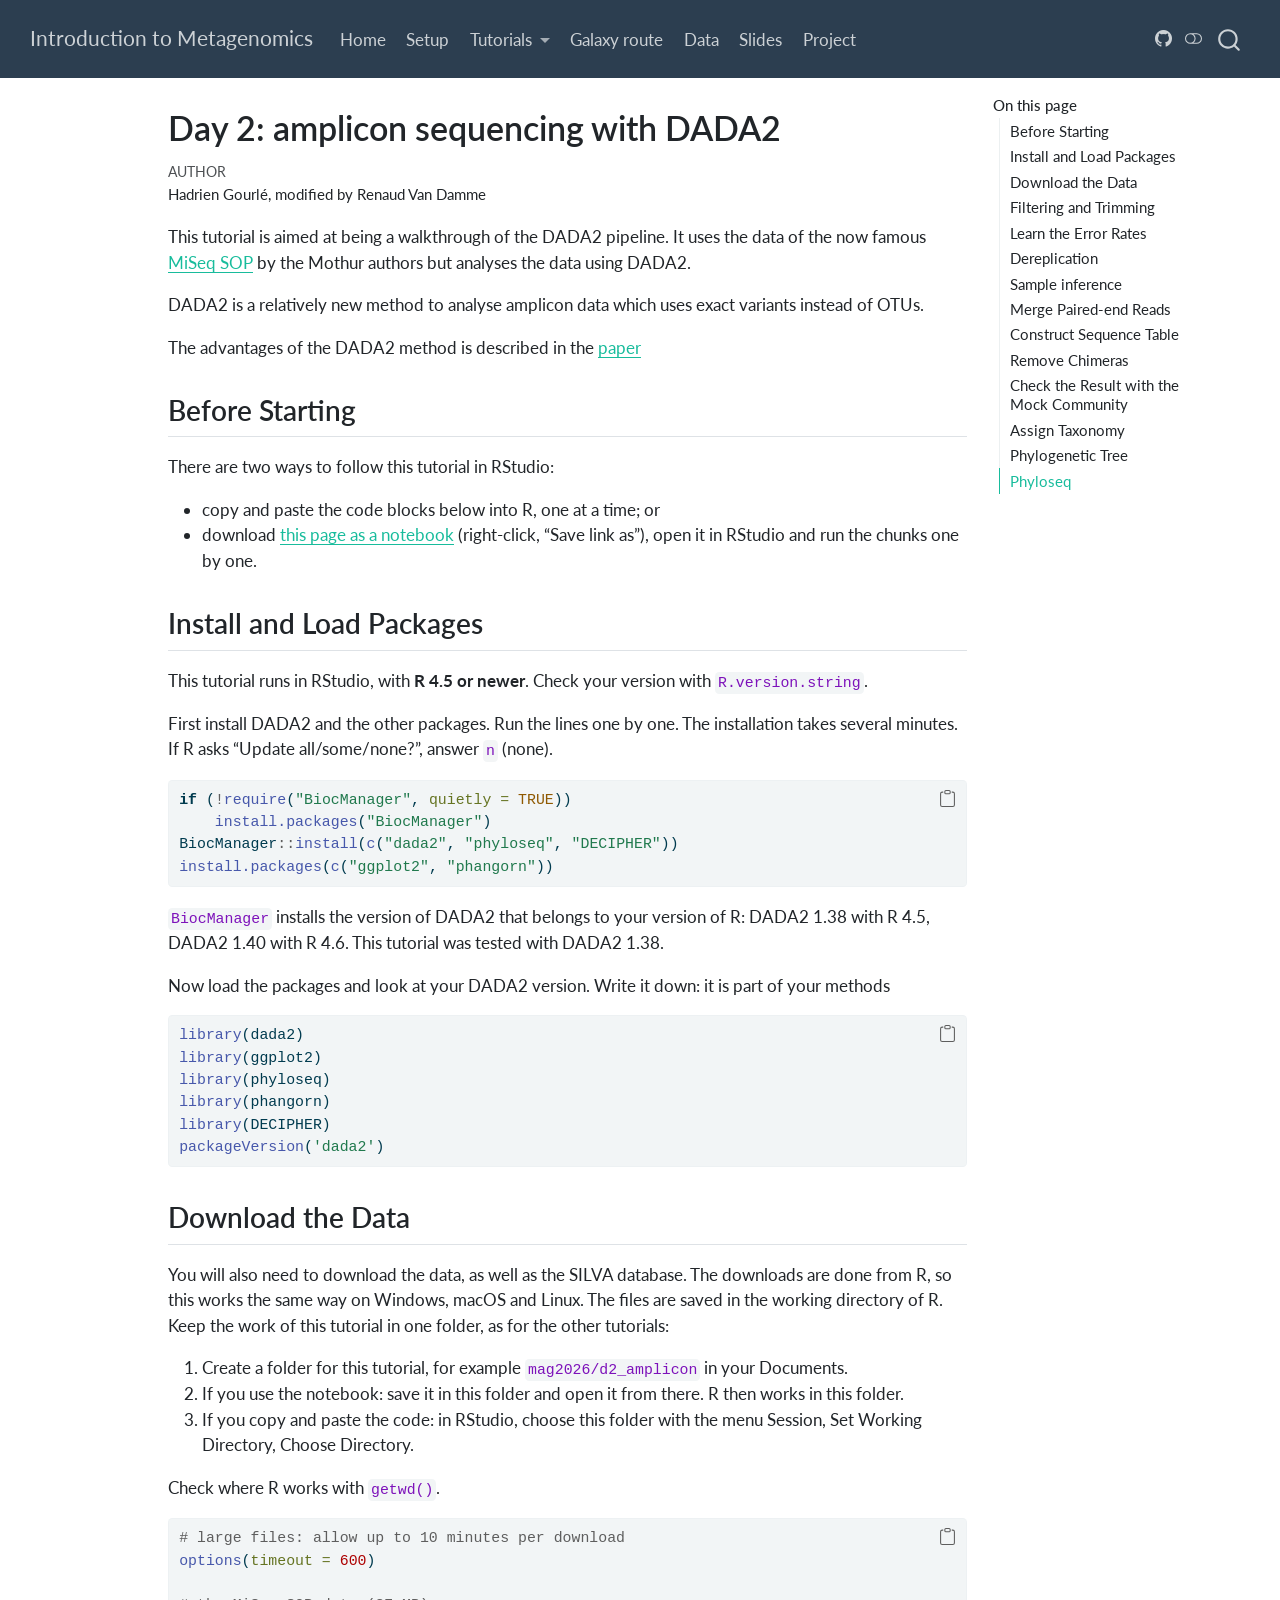
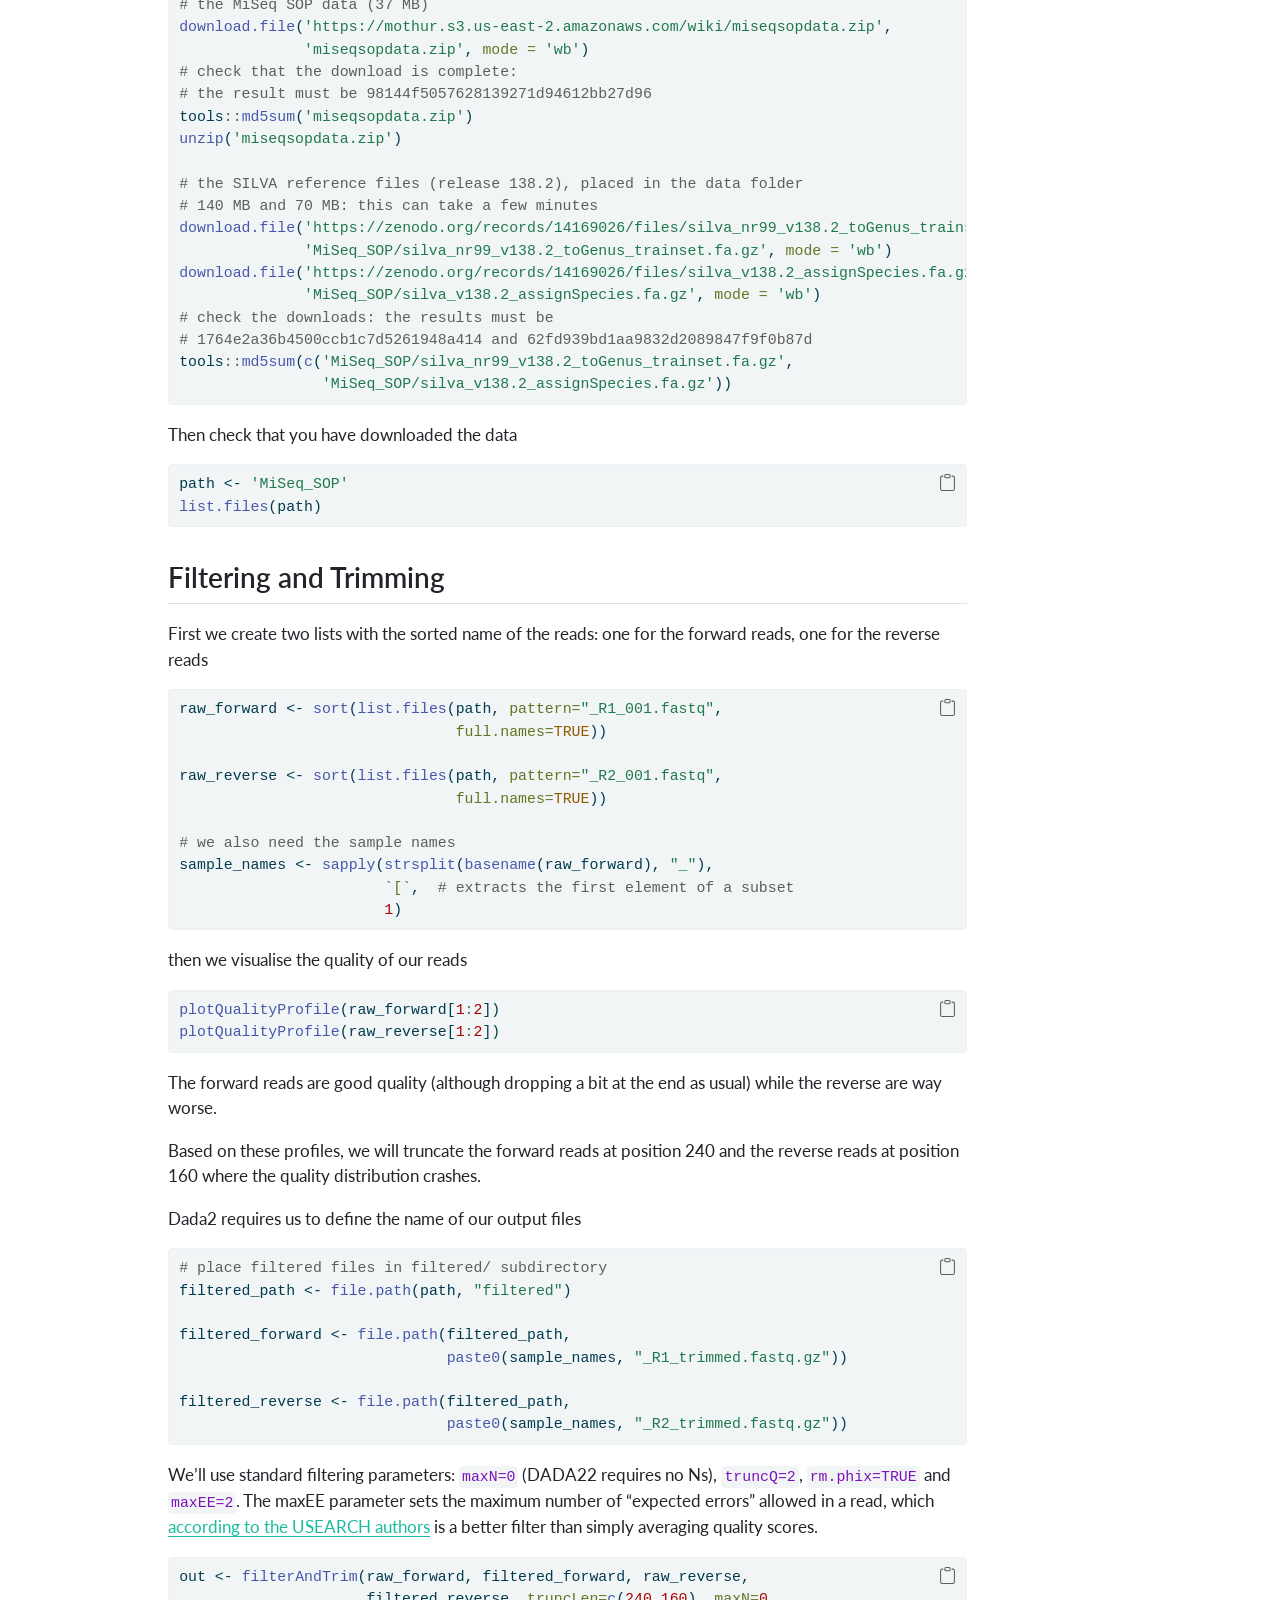
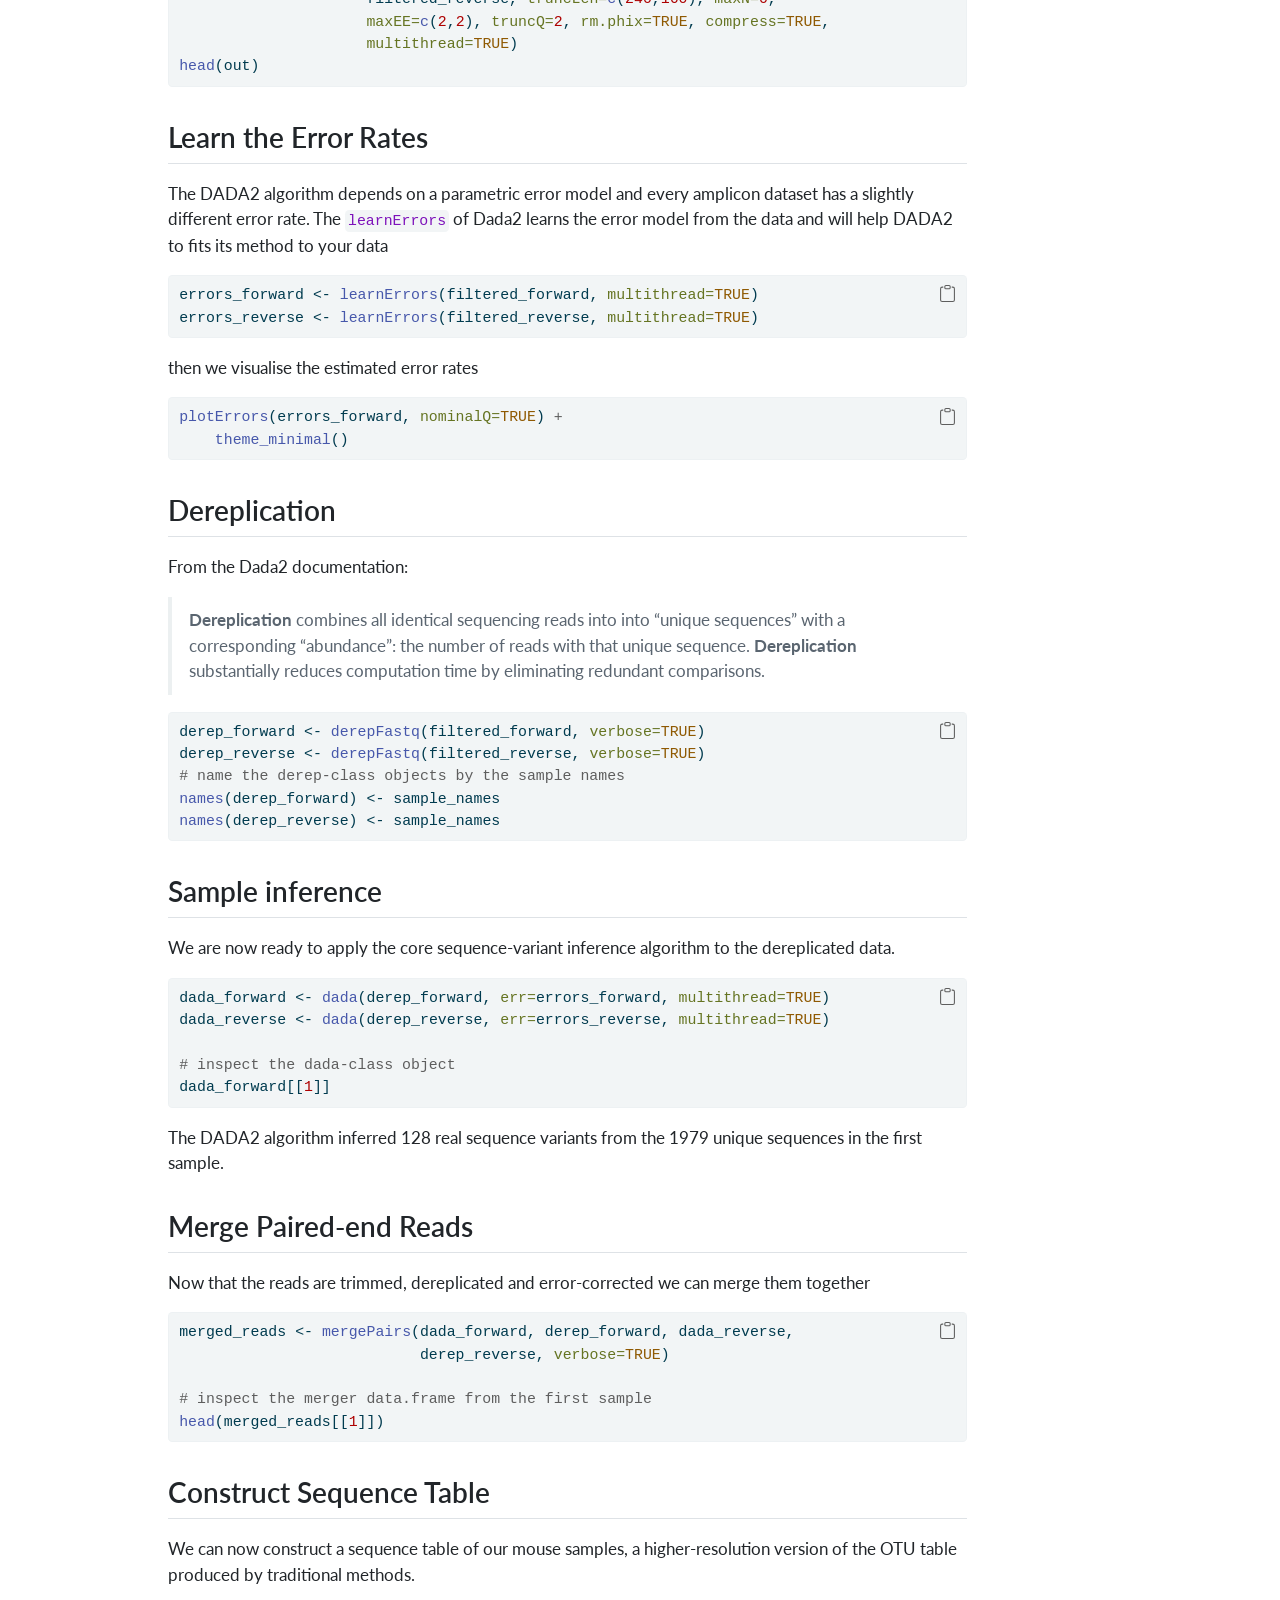
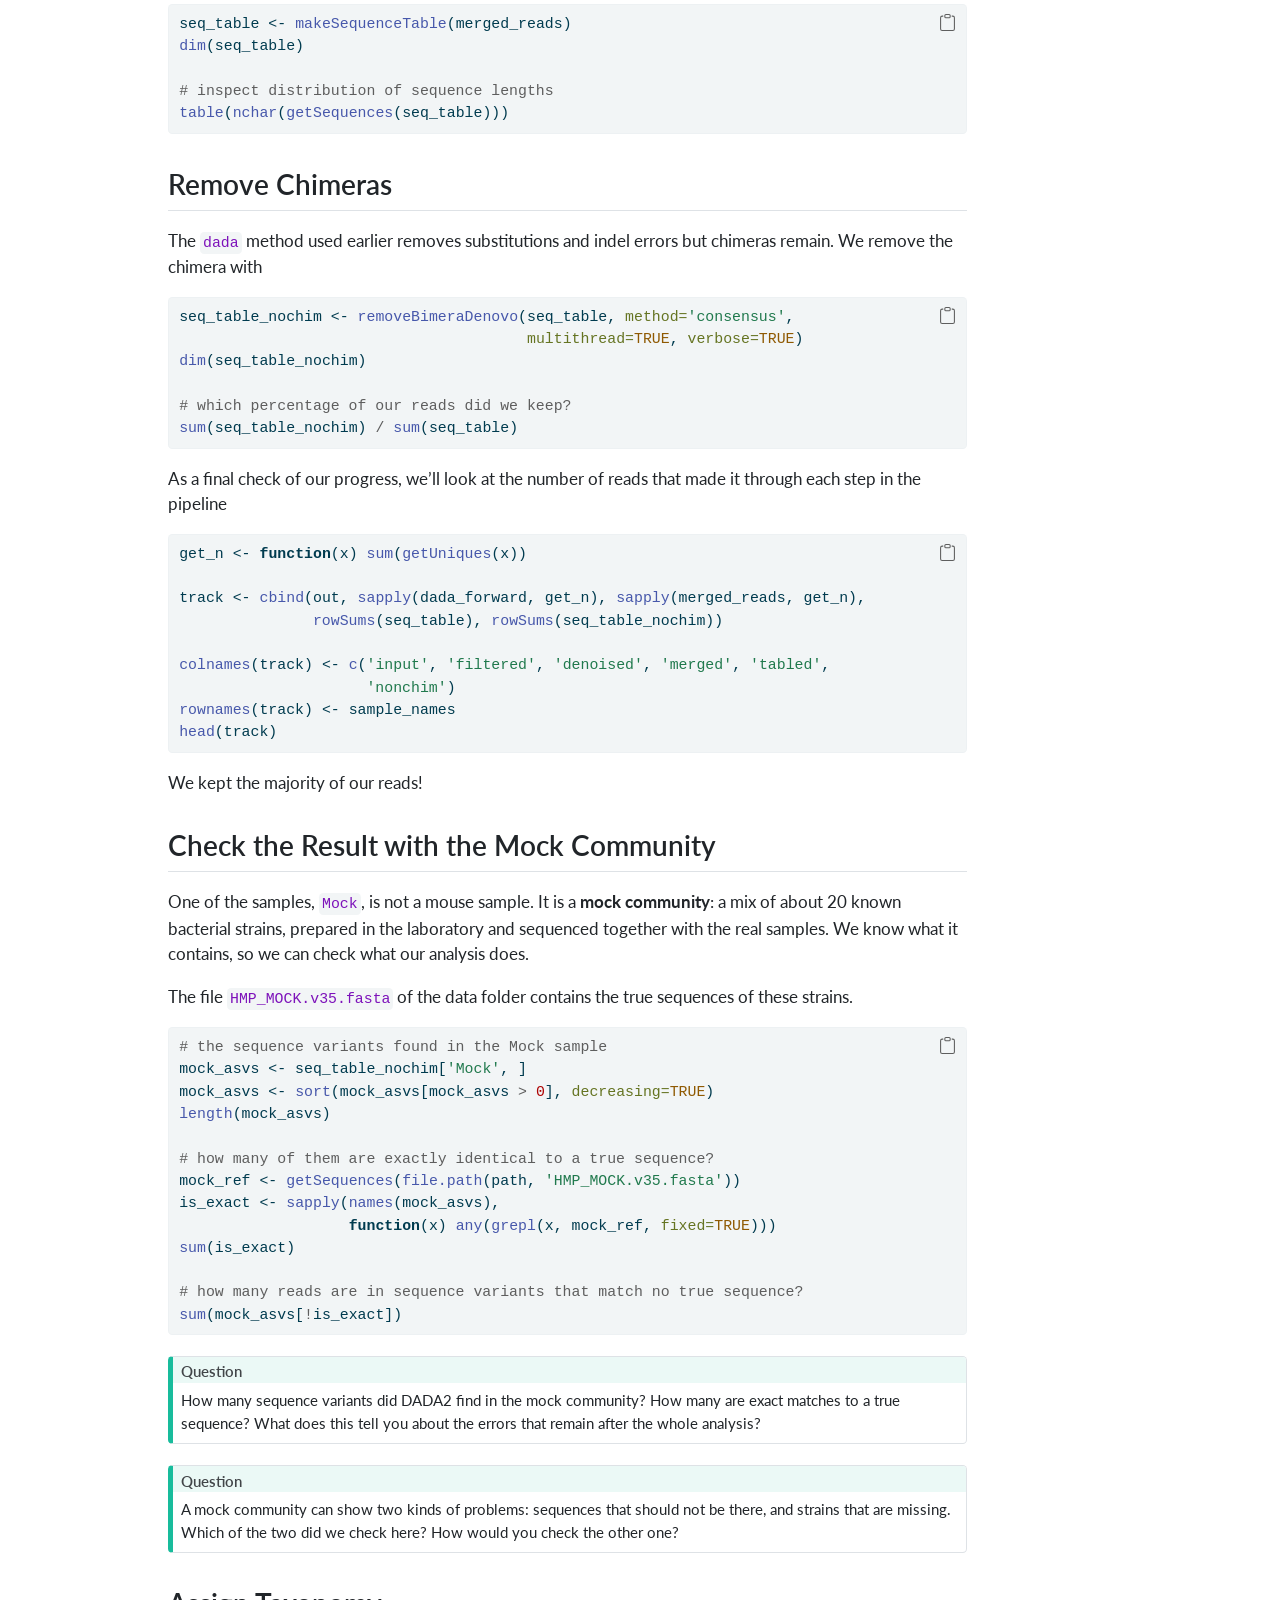
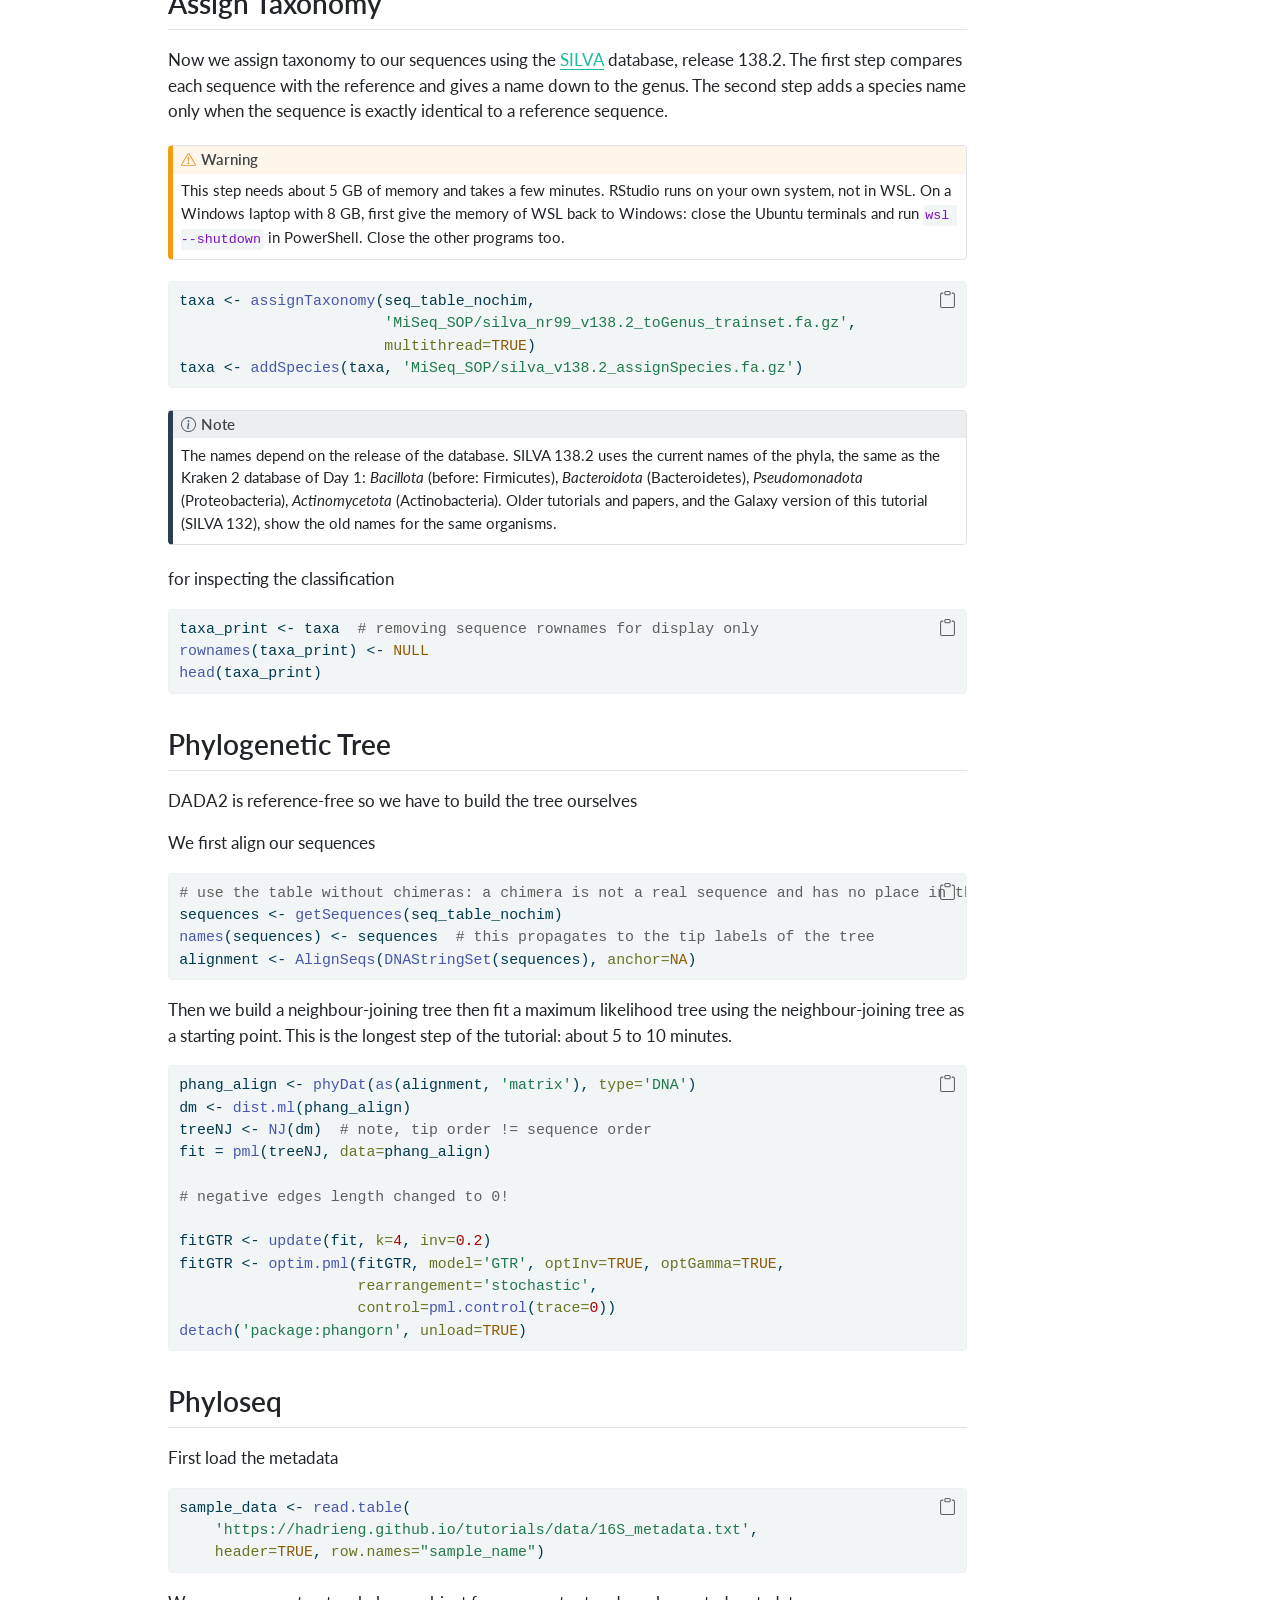
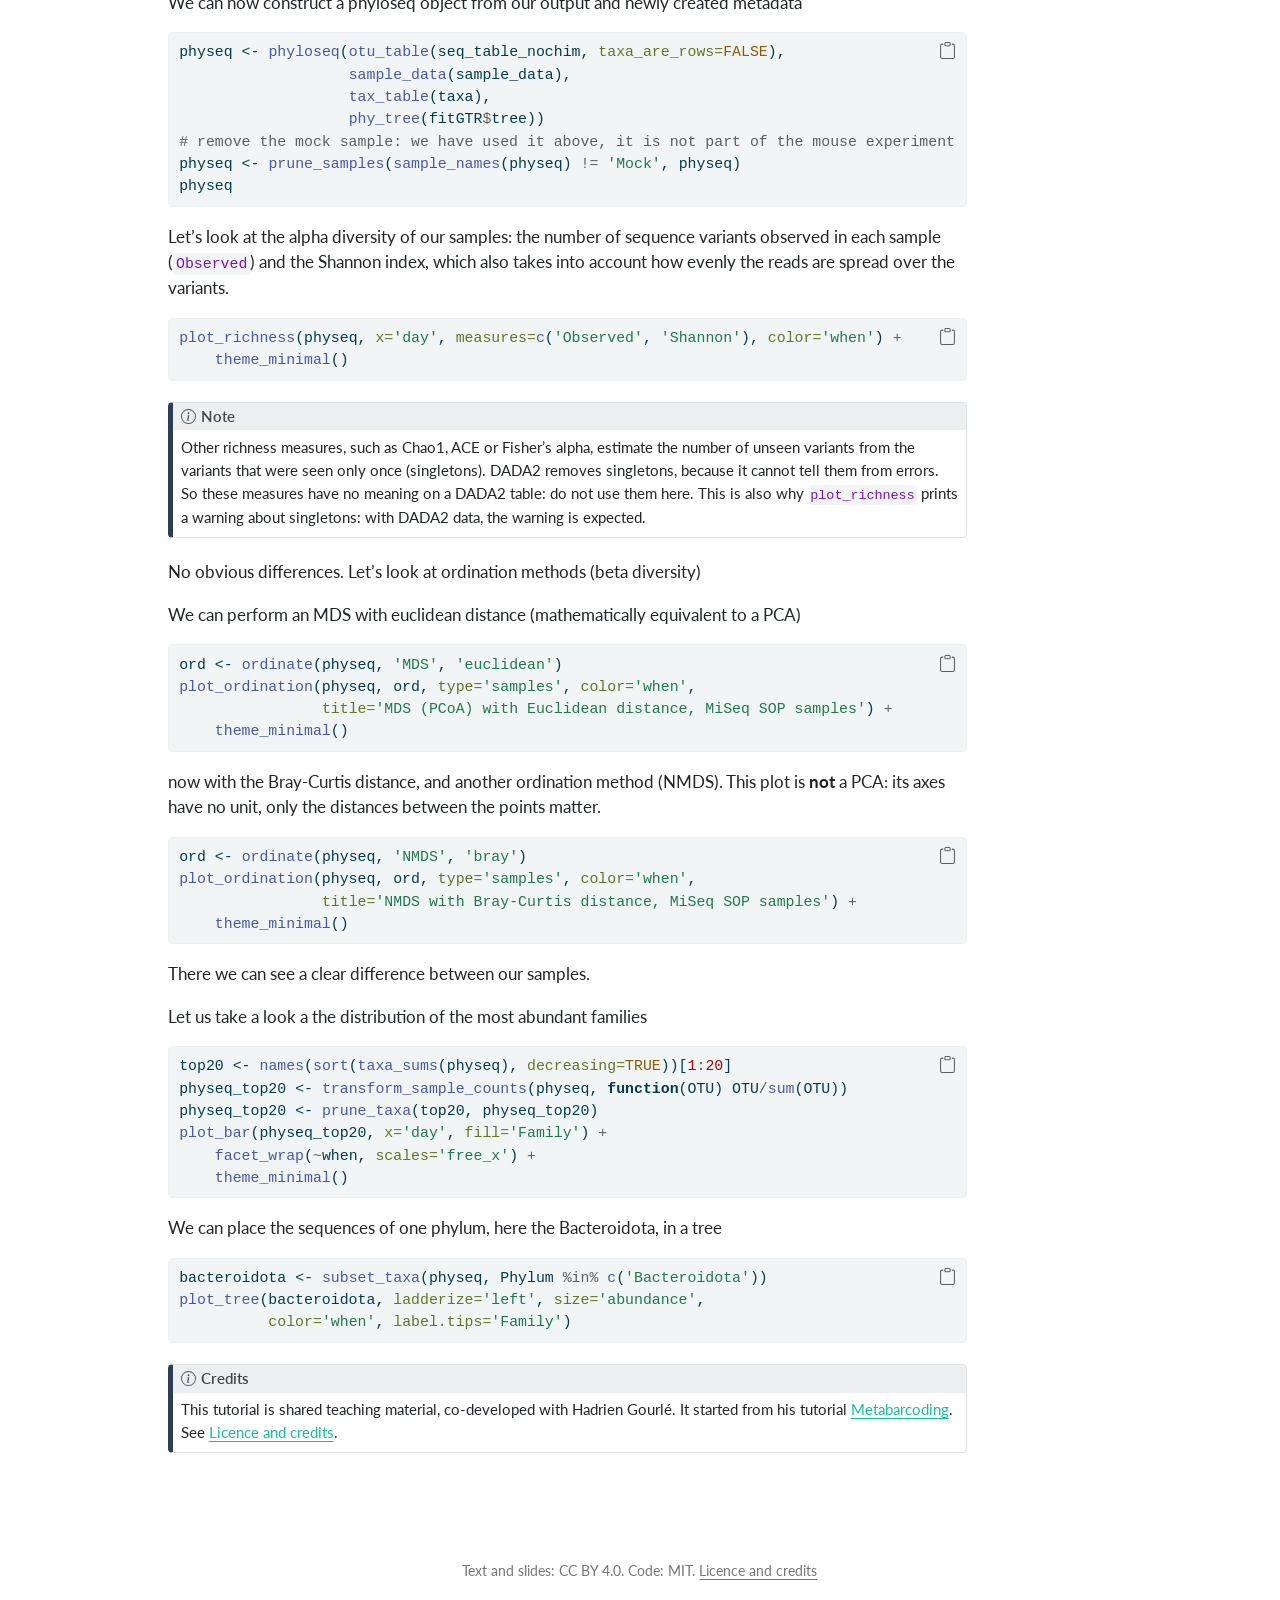
<file: tutorials/d2-amplicon-dada2.html>
<!DOCTYPE html>
<html xmlns="http://www.w3.org/1999/xhtml" lang="en" xml:lang="en"><head>

<meta charset="utf-8">
<meta name="generator" content="quarto-1.11.9">

<meta name="viewport" content="width=device-width, initial-scale=1.0, user-scalable=yes">

<meta name="author" content="Hadrien Gourlé, modified by Renaud Van Damme">

<title>Day 2: amplicon sequencing with DADA2 – Introduction to Metagenomics</title>
<style>
/* Default styles provided by pandoc.
** See https://pandoc.org/MANUAL.html#variables-for-html for config info.
*/
span.smallcaps{font-variant: small-caps;}
div.columns{display: flex; gap: 1.5em;}
div.column{flex: auto;}
@media screen {
div.columns{gap: min(4vw, 1.5em);}
div.column{overflow-x: auto;}
}
div.hanging-indent{margin-left: 1.5em; text-indent: -1.5em;}
ul.task-list{list-style: none;}
ul.task-list li input[type="checkbox"] {
  width: 0.8em;
  margin: 0 0.8em 0.2em -1em; /* quarto-specific, see https://github.com/quarto-dev/quarto-cli/issues/4556 */ 
  vertical-align: middle;
}
/* CSS for syntax highlighting */
html { -webkit-text-size-adjust: 100%; }
pre > code.sourceCode { white-space: pre; position: relative; }
pre > code.sourceCode > span { display: inline-block; line-height: 1.25; }
pre > code.sourceCode > span:empty { height: 1.2em; }
.sourceCode { overflow: visible; }
code.sourceCode > span { color: inherit; text-decoration: inherit; }
div.sourceCode { margin: 1em 0; }
pre.sourceCode { margin: 0; }
@media screen {
div.sourceCode { overflow: auto; }
}
@media print {
pre > code.sourceCode { white-space: pre-wrap; }
pre > code.sourceCode > span { text-indent: -5em; padding-left: 5em; }
}
pre.numberSource code
  { counter-reset: source-line 0; }
pre.numberSource code > span
  { position: relative; left: -4em; counter-increment: source-line; }
pre.numberSource code > span > a:first-child::before
  { content: counter(source-line);
    position: relative; left: -1em; text-align: right; vertical-align: baseline;
    border: none; display: inline-block;
    -webkit-touch-callout: none; -webkit-user-select: none;
    -khtml-user-select: none; -moz-user-select: none;
    -ms-user-select: none; user-select: none;
    padding: 0 4px; width: 4em;
  }
pre.numberSource { margin-left: 3em;  padding-left: 4px; }
div.sourceCode
  {   }
@media screen {
pre > code.sourceCode > span > a:first-child::before { text-decoration: underline; }
}
</style>


<script src="../site_libs/quarto-nav/quarto-nav.js"></script>
<script src="../site_libs/quarto-nav/headroom.min.js"></script>
<script src="../site_libs/clipboard/clipboard.min.js"></script>
<script src="../site_libs/quarto-search/autocomplete.umd.js"></script>
<script src="../site_libs/quarto-search/fuse.min.js"></script>
<script src="../site_libs/quarto-search/quarto-search.js"></script>
<meta name="quarto:offset" content="../">
<script src="../site_libs/quarto-html/quarto.js" type="module"></script>
<script src="../site_libs/quarto-html/tabsets/tabsets.js" type="module"></script>
<script src="../site_libs/quarto-html/scrollable-regions/scrollable-regions.js" type="module"></script>
<script src="../site_libs/quarto-html/popper.min.js"></script>
<script src="../site_libs/quarto-html/tippy.umd.min.js"></script>
<script src="../site_libs/quarto-html/anchor.min.js"></script>
<link href="../site_libs/quarto-html/tippy.css" rel="stylesheet">
<link href="../site_libs/quarto-html/quarto-syntax-highlighting-63b5708e65d6cd79cd7618c58d0c21e7.css" rel="stylesheet" class="quarto-color-scheme" id="quarto-text-highlighting-styles">
<link href="../site_libs/quarto-html/quarto-syntax-highlighting-dark-447e42e69aaa9833c0ba1b986f430b20.css" rel="stylesheet" class="quarto-color-scheme quarto-color-alternate" id="quarto-text-highlighting-styles">
<link href="../site_libs/quarto-html/quarto-syntax-highlighting-63b5708e65d6cd79cd7618c58d0c21e7.css" rel="stylesheet" class="quarto-color-scheme-extra" id="quarto-text-highlighting-styles">
<script src="../site_libs/bootstrap/bootstrap.min.js"></script>
<link href="../site_libs/bootstrap/bootstrap-icons.css" rel="stylesheet">
<link href="../site_libs/bootstrap/bootstrap-37d22064f0015095e5899644136972f5.min.css" rel="stylesheet" append-hash="true" class="quarto-color-scheme" id="quarto-bootstrap" data-mode="light">
<link href="../site_libs/bootstrap/bootstrap-dark-3d5da8a0c3bc4296215f21ddfe68f596.min.css" rel="stylesheet" append-hash="true" class="quarto-color-scheme quarto-color-alternate" id="quarto-bootstrap" data-mode="dark">
<link href="../site_libs/bootstrap/bootstrap-37d22064f0015095e5899644136972f5.min.css" rel="stylesheet" append-hash="true" class="quarto-color-scheme-extra" id="quarto-bootstrap" data-mode="light">
<script id="quarto-search-options" type="application/json">{
  "location": "navbar",
  "copy-button": false,
  "collapse-after": 3,
  "panel-placement": "end",
  "type": "overlay",
  "limit": 50,
  "keyboard-shortcut": [
    "f",
    "/",
    "s"
  ],
  "show-item-context": false,
  "language": {
    "search-no-results-text": "No results",
    "search-matching-documents-text": "matching documents",
    "search-copy-link-title": "Copy link to search",
    "search-hide-matches-text": "Hide additional matches",
    "search-more-match-text": "more match in this document",
    "search-more-matches-text": "more matches in this document",
    "search-clear-button-title": "Clear",
    "search-text-placeholder": "",
    "search-detached-cancel-button-title": "Cancel",
    "search-submit-button-title": "Submit",
    "search-label": "Search"
  }
}</script>


</head>

<body class="nav-fixed quarto-light"><a id="quarto-skip-link" class="visually-hidden-focusable" href="#quarto-document-content">Skip to main content</a><script id="quarto-html-before-body" type="application/javascript">
    const toggleBodyColorMode = (bsSheetEl) => {
      const mode = bsSheetEl.getAttribute("data-mode");
      const bodyEl = window.document.querySelector("body");
      if (mode === "dark") {
        bodyEl.classList.add("quarto-dark");
        bodyEl.classList.remove("quarto-light");
      } else {
        bodyEl.classList.add("quarto-light");
        bodyEl.classList.remove("quarto-dark");
      }
    }
    const toggleBodyColorPrimary = () => {
      const bsSheetEl = window.document.querySelector("link#quarto-bootstrap:not([rel=disabled-stylesheet])");
      if (bsSheetEl) {
        toggleBodyColorMode(bsSheetEl);
      }
    }
    const setColorSchemeToggle = (alternate) => {
      const toggles = window.document.querySelectorAll('.quarto-color-scheme-toggle');
      for (let i=0; i < toggles.length; i++) {
        const toggle = toggles[i];
        if (toggle) {
          toggle.setAttribute("aria-checked", alternate ? "true" : "false");
          if (alternate) {
            toggle.classList.add("alternate");
          } else {
            toggle.classList.remove("alternate");
          }
        }
      }
    };
    const toggleColorMode = (alternate) => {
      // Switch the stylesheets
      const primaryStylesheets = window.document.querySelectorAll('link.quarto-color-scheme:not(.quarto-color-alternate)');
      const alternateStylesheets = window.document.querySelectorAll('link.quarto-color-scheme.quarto-color-alternate');
      manageTransitions('#quarto-margin-sidebar .nav-link', false);
      if (alternate) {
        // note: dark is layered on light, we don't disable primary!
        enableStylesheet(alternateStylesheets);
        for (const sheetNode of alternateStylesheets) {
          if (sheetNode.id === "quarto-bootstrap") {
            toggleBodyColorMode(sheetNode);
          }
        }
      } else {
        disableStylesheet(alternateStylesheets);
        enableStylesheet(primaryStylesheets)
        toggleBodyColorPrimary();
      }
      manageTransitions('#quarto-margin-sidebar .nav-link', true);
      // Switch the toggles
      setColorSchemeToggle(alternate)
    }
    // Hack to workaround the fact that safari doesn't
    // properly recolor the scrollbar when toggling (#1455).
    // Not run on load: stylesheets are set before first paint there, and
    // scrolling would undo the scroll to a URL fragment (#14973).
    // The one pixel nudge keeps the reader where they were.
    const refreshSafariScrollbar = () => {
      if (navigator.userAgent.indexOf('Safari') > 0 && navigator.userAgent.indexOf('Chrome') == -1) {
        manageTransitions("body", false);
        const scrollY = window.scrollY;
        window.scrollTo(0, scrollY > 0 ? scrollY - 1 : 1);
        setTimeout(() => {
          window.scrollTo(0, scrollY);
          manageTransitions("body", true);
        }, 40);
      }
    }
    const disableStylesheet = (stylesheets) => {
      for (let i=0; i < stylesheets.length; i++) {
        const stylesheet = stylesheets[i];
        stylesheet.rel = 'disabled-stylesheet';
      }
    }
    const enableStylesheet = (stylesheets) => {
      for (let i=0; i < stylesheets.length; i++) {
        const stylesheet = stylesheets[i];
        if(stylesheet.rel !== 'stylesheet') { // for Chrome, which will still FOUC without this check
          stylesheet.rel = 'stylesheet';
        }
      }
    }
    const manageTransitions = (selector, allowTransitions) => {
      const els = window.document.querySelectorAll(selector);
      for (let i=0; i < els.length; i++) {
        const el = els[i];
        if (allowTransitions) {
          el.classList.remove('notransition');
        } else {
          el.classList.add('notransition');
        }
      }
    }
    const isFileUrl = () => {
      return window.location.protocol === 'file:';
    }
    const hasAlternateSentinel = () => {
      let styleSentinel = getColorSchemeSentinel();
      if (styleSentinel !== null) {
        return styleSentinel === "alternate";
      } else {
        return false;
      }
    }
    const setStyleSentinel = (alternate) => {
      const value = alternate ? "alternate" : "default";
      if (!isFileUrl()) {
        window.localStorage.setItem("quarto-color-scheme", value);
      } else {
        localAlternateSentinel = value;
      }
    }
    const getColorSchemeSentinel = () => {
      if (!isFileUrl()) {
        const storageValue = window.localStorage.getItem("quarto-color-scheme");
        return storageValue != null ? storageValue : localAlternateSentinel;
      } else {
        return localAlternateSentinel;
      }
    }
    const toggleGiscusIfUsed = (isAlternate, darkModeDefault) => {
      const baseTheme = document.querySelector('#giscus-base-theme')?.value ?? 'light';
      const alternateTheme = document.querySelector('#giscus-alt-theme')?.value ?? 'dark';
      let newTheme = '';
      if(authorPrefersDark) {
        newTheme = isAlternate ? baseTheme : alternateTheme;
      } else {
        newTheme = isAlternate ? alternateTheme : baseTheme;
      }
      const changeGiscusTheme = () => {
        // From: https://github.com/giscus/giscus/issues/336
        const sendMessage = (message) => {
          const iframe = document.querySelector('iframe.giscus-frame');
          if (!iframe) return;
          iframe.contentWindow.postMessage({ giscus: message }, 'https://giscus.app');
        }
        sendMessage({
          setConfig: {
            theme: newTheme
          }
        });
      }
      const isGiscussLoaded = window.document.querySelector('iframe.giscus-frame') !== null;
      if (isGiscussLoaded) {
        changeGiscusTheme();
      }
    };
    const authorPrefersDark = false;
    const darkModeDefault = authorPrefersDark;
      document.querySelector('link#quarto-text-highlighting-styles.quarto-color-scheme-extra').rel = 'disabled-stylesheet';
      document.querySelector('link#quarto-bootstrap.quarto-color-scheme-extra').rel = 'disabled-stylesheet';
    let localAlternateSentinel = darkModeDefault ? 'alternate' : 'default';
    // Dark / light mode switch
    window.quartoToggleColorScheme = () => {
      // Read the current dark / light value
      let toAlternate = !hasAlternateSentinel();
      toggleColorMode(toAlternate);
      refreshSafariScrollbar();
      setStyleSentinel(toAlternate);
      toggleGiscusIfUsed(toAlternate, darkModeDefault);
      window.dispatchEvent(new Event('resize'));
    };
    // Switch to dark mode if need be
    if (hasAlternateSentinel()) {
      toggleColorMode(true);
    } else {
      toggleColorMode(false);
    }
  </script>

<div id="quarto-search-results"></div>
  <header id="quarto-header" class="headroom fixed-top">
    <nav class="navbar navbar-expand-lg " data-bs-theme="dark" aria-label="Site">
      <div class="navbar-container container-fluid">
      <div class="navbar-brand-container mx-auto">
    <a class="navbar-brand" href="../index.html">
    <span class="navbar-title">Introduction to Metagenomics</span>
    </a>
  </div>
          <button class="navbar-toggler" type="button" data-bs-toggle="collapse" data-bs-target="#navbarCollapse" aria-controls="navbarCollapse" aria-expanded="false" aria-label="Toggle navigation" onclick="if (window.quartoToggleHeadroom) { window.quartoToggleHeadroom(); }">
  <span class="navbar-toggler-icon"></span>
</button>
          <div class="collapse navbar-collapse" id="navbarCollapse">
            <ul class="navbar-nav navbar-nav-scroll me-auto">
  <li class="nav-item">
    <a class="nav-link" href="../index.html"> 
<span class="menu-text">Home</span></a>
  </li>  
  <li class="nav-item">
    <a class="nav-link" href="../setup.html"> 
<span class="menu-text">Setup</span></a>
  </li>  
  <li class="nav-item dropdown ">
    <a class="nav-link dropdown-toggle" href="#" id="nav-menu-tutorials" role="link" data-bs-toggle="dropdown" aria-expanded="false">
 <span class="menu-text">Tutorials</span>
    </a>
    <ul class="dropdown-menu" aria-labelledby="nav-menu-tutorials">    
        <li>
    <a class="dropdown-item" href="../tutorials/d1-read-taxonomy.html">
 <span class="dropdown-text">Day 1: read-based taxonomy</span></a>
  </li>  
        <li>
    <a class="dropdown-item" href="../tutorials/d2-assembly-binning.html">
 <span class="dropdown-text">Day 2: assembly and binning</span></a>
  </li>  
        <li>
    <a class="dropdown-item" href="../tutorials/d2-amplicon-dada2.html">
 <span class="dropdown-text">Day 2: amplicon sequencing (DADA2)</span></a>
  </li>  
    </ul>
  </li>
  <li class="nav-item">
    <a class="nav-link" href="../galaxy.html"> 
<span class="menu-text">Galaxy route</span></a>
  </li>  
  <li class="nav-item">
    <a class="nav-link" href="../data/README.html"> 
<span class="menu-text">Data</span></a>
  </li>  
  <li class="nav-item">
    <a class="nav-link" href="../slides.html"> 
<span class="menu-text">Slides</span></a>
  </li>  
  <li class="nav-item">
    <a class="nav-link" href="../project.html"> 
<span class="menu-text">Project</span></a>
  </li>  
</ul>
          </div> <!-- /navcollapse -->
            <div class="quarto-navbar-tools">
    <a href="https://github.com/RVanDamme/Metagenomics_course" title="" class="quarto-navigation-tool px-1" aria-label=""><i class="bi bi-github"></i></a>
  <button type="button" role="switch" aria-checked="false" class="quarto-color-scheme-toggle quarto-navigation-tool  px-1" onclick="window.quartoToggleColorScheme(); return false;" title="Toggle dark mode" aria-label="Toggle dark mode"><i class="bi"></i></button>
</div>
            <div id="quarto-search" class="" title="Search"></div>
      </div> <!-- /container-fluid -->
    </nav>
</header>
<!-- content -->
<div id="quarto-content" class="quarto-container page-columns page-rows-contents page-layout-article page-navbar">
<!-- sidebar -->
<!-- margin-sidebar -->
    <div id="quarto-margin-sidebar" class="sidebar margin-sidebar">
        <nav id="TOC" role="doc-toc" aria-labelledby="toc-title" class="toc-active">
    <h2 id="toc-title">On this page</h2>
   
  <ul>
  <li><a href="#before-starting" id="toc-before-starting" class="nav-link active" data-scroll-target="#before-starting">Before Starting</a></li>
  <li><a href="#install-and-load-packages" id="toc-install-and-load-packages" class="nav-link" data-scroll-target="#install-and-load-packages">Install and Load Packages</a></li>
  <li><a href="#download-the-data" id="toc-download-the-data" class="nav-link" data-scroll-target="#download-the-data">Download the Data</a></li>
  <li><a href="#filtering-and-trimming" id="toc-filtering-and-trimming" class="nav-link" data-scroll-target="#filtering-and-trimming">Filtering and Trimming</a></li>
  <li><a href="#learn-the-error-rates" id="toc-learn-the-error-rates" class="nav-link" data-scroll-target="#learn-the-error-rates">Learn the Error Rates</a></li>
  <li><a href="#dereplication" id="toc-dereplication" class="nav-link" data-scroll-target="#dereplication">Dereplication</a></li>
  <li><a href="#sample-inference" id="toc-sample-inference" class="nav-link" data-scroll-target="#sample-inference">Sample inference</a></li>
  <li><a href="#merge-paired-end-reads" id="toc-merge-paired-end-reads" class="nav-link" data-scroll-target="#merge-paired-end-reads">Merge Paired-end Reads</a></li>
  <li><a href="#construct-sequence-table" id="toc-construct-sequence-table" class="nav-link" data-scroll-target="#construct-sequence-table">Construct Sequence Table</a></li>
  <li><a href="#remove-chimeras" id="toc-remove-chimeras" class="nav-link" data-scroll-target="#remove-chimeras">Remove Chimeras</a></li>
  <li><a href="#check-the-result-with-the-mock-community" id="toc-check-the-result-with-the-mock-community" class="nav-link" data-scroll-target="#check-the-result-with-the-mock-community">Check the Result with the Mock Community</a></li>
  <li><a href="#assign-taxonomy" id="toc-assign-taxonomy" class="nav-link" data-scroll-target="#assign-taxonomy">Assign Taxonomy</a></li>
  <li><a href="#phylogenetic-tree" id="toc-phylogenetic-tree" class="nav-link" data-scroll-target="#phylogenetic-tree">Phylogenetic Tree</a></li>
  <li><a href="#phyloseq" id="toc-phyloseq" class="nav-link" data-scroll-target="#phyloseq">Phyloseq</a></li>
  </ul>
</nav>
    </div>
<!-- main -->
<main class="content" id="quarto-document-content" tabindex="-1">


<header id="title-block-header" class="quarto-title-block default">
<div class="quarto-title">
<h1 class="title">Day 2: amplicon sequencing with DADA2</h1>
</div>



<div class="quarto-title-meta">

    <div>
    <div class="quarto-title-meta-heading">Author</div>
    <div class="quarto-title-meta-contents">
             <p>Hadrien Gourlé, modified by Renaud Van Damme </p>
          </div>
  </div>
    
  
    
  </div>
  


</header>


<p>This tutorial is aimed at being a walkthrough of the DADA2 pipeline. It uses the data of the now famous <a href="http://www.mothur.org/wiki/MiSeq_SOP">MiSeq SOP</a> by the Mothur authors but analyses the data using DADA2.</p>
<p>DADA2 is a relatively new method to analyse amplicon data which uses exact variants instead of OTUs.</p>
<p>The advantages of the DADA2 method is described in the <a href="http://dx.doi.org/10.1038/ismej.2017.119">paper</a></p>
<section id="before-starting" class="level2">
<h2 class="anchored" data-anchor-id="before-starting">Before Starting</h2>
<p>There are two ways to follow this tutorial in RStudio:</p>
<ul>
<li>copy and paste the code blocks below into R, one at a time; or</li>
<li>download <a href="https://raw.githubusercontent.com/RVanDamme/Metagenomics_course/main/tutorials/d2-amplicon-dada2.qmd">this page as a notebook</a> (right-click, “Save link as”), open it in RStudio and run the chunks one by one.</li>
</ul>
</section>
<section id="install-and-load-packages" class="level2">
<h2 class="anchored" data-anchor-id="install-and-load-packages">Install and Load Packages</h2>
<p>This tutorial runs in RStudio, with <strong>R 4.5 or newer</strong>. Check your version with <code>R.version.string</code>.</p>
<p>First install DADA2 and the other packages. Run the lines one by one. The installation takes several minutes. If R asks “Update all/some/none?”, answer <code>n</code> (none).</p>
<div class="code-copy-outer-scaffold"><div class="sourceCode" id="cb1"><pre class="sourceCode r code-with-copy"><code class="sourceCode r"><span id="cb1-1"><a href="#cb1-1" aria-hidden="true" tabindex="-1"></a><span class="cf">if</span> (<span class="sc">!</span><span class="fu">require</span>(<span class="st">"BiocManager"</span>, <span class="at">quietly =</span> <span class="cn">TRUE</span>))</span>
<span id="cb1-2"><a href="#cb1-2" aria-hidden="true" tabindex="-1"></a>    <span class="fu">install.packages</span>(<span class="st">"BiocManager"</span>)</span>
<span id="cb1-3"><a href="#cb1-3" aria-hidden="true" tabindex="-1"></a>BiocManager<span class="sc">::</span><span class="fu">install</span>(<span class="fu">c</span>(<span class="st">"dada2"</span>, <span class="st">"phyloseq"</span>, <span class="st">"DECIPHER"</span>))</span>
<span id="cb1-4"><a href="#cb1-4" aria-hidden="true" tabindex="-1"></a><span class="fu">install.packages</span>(<span class="fu">c</span>(<span class="st">"ggplot2"</span>, <span class="st">"phangorn"</span>))</span></code></pre></div><button title="Copy to Clipboard" class="code-copy-button"><i class="bi"></i></button></div>
<p><code>BiocManager</code> installs the version of DADA2 that belongs to your version of R: DADA2 1.38 with R 4.5, DADA2 1.40 with R 4.6. This tutorial was tested with DADA2 1.38.</p>
<p>Now load the packages and look at your DADA2 version. Write it down: it is part of your methods</p>
<div class="code-copy-outer-scaffold"><div class="sourceCode" id="cb2"><pre class="sourceCode r code-with-copy"><code class="sourceCode r"><span id="cb2-1"><a href="#cb2-1" aria-hidden="true" tabindex="-1"></a><span class="fu">library</span>(dada2)</span>
<span id="cb2-2"><a href="#cb2-2" aria-hidden="true" tabindex="-1"></a><span class="fu">library</span>(ggplot2)</span>
<span id="cb2-3"><a href="#cb2-3" aria-hidden="true" tabindex="-1"></a><span class="fu">library</span>(phyloseq)</span>
<span id="cb2-4"><a href="#cb2-4" aria-hidden="true" tabindex="-1"></a><span class="fu">library</span>(phangorn)</span>
<span id="cb2-5"><a href="#cb2-5" aria-hidden="true" tabindex="-1"></a><span class="fu">library</span>(DECIPHER)</span>
<span id="cb2-6"><a href="#cb2-6" aria-hidden="true" tabindex="-1"></a><span class="fu">packageVersion</span>(<span class="st">'dada2'</span>)</span></code></pre></div><button title="Copy to Clipboard" class="code-copy-button"><i class="bi"></i></button></div>
</section>
<section id="download-the-data" class="level2">
<h2 class="anchored" data-anchor-id="download-the-data">Download the Data</h2>
<p>You will also need to download the data, as well as the SILVA database. The downloads are done from R, so this works the same way on Windows, macOS and Linux. The files are saved in the working directory of R. Keep the work of this tutorial in one folder, as for the other tutorials:</p>
<ol type="1">
<li>Create a folder for this tutorial, for example <code>mag2026/d2_amplicon</code> in your Documents.</li>
<li>If you use the notebook: save it in this folder and open it from there. R then works in this folder.</li>
<li>If you copy and paste the code: in RStudio, choose this folder with the menu Session, Set Working Directory, Choose Directory.</li>
</ol>
<p>Check where R works with <code>getwd()</code>.</p>
<div class="code-copy-outer-scaffold"><div class="sourceCode" id="cb3"><pre class="sourceCode r code-with-copy"><code class="sourceCode r"><span id="cb3-1"><a href="#cb3-1" aria-hidden="true" tabindex="-1"></a><span class="co"># large files: allow up to 10 minutes per download</span></span>
<span id="cb3-2"><a href="#cb3-2" aria-hidden="true" tabindex="-1"></a><span class="fu">options</span>(<span class="at">timeout =</span> <span class="dv">600</span>)</span>
<span id="cb3-3"><a href="#cb3-3" aria-hidden="true" tabindex="-1"></a></span>
<span id="cb3-4"><a href="#cb3-4" aria-hidden="true" tabindex="-1"></a><span class="co"># the MiSeq SOP data (37 MB)</span></span>
<span id="cb3-5"><a href="#cb3-5" aria-hidden="true" tabindex="-1"></a><span class="fu">download.file</span>(<span class="st">'https://mothur.s3.us-east-2.amazonaws.com/wiki/miseqsopdata.zip'</span>,</span>
<span id="cb3-6"><a href="#cb3-6" aria-hidden="true" tabindex="-1"></a>              <span class="st">'miseqsopdata.zip'</span>, <span class="at">mode =</span> <span class="st">'wb'</span>)</span>
<span id="cb3-7"><a href="#cb3-7" aria-hidden="true" tabindex="-1"></a><span class="co"># check that the download is complete:</span></span>
<span id="cb3-8"><a href="#cb3-8" aria-hidden="true" tabindex="-1"></a><span class="co"># the result must be 98144f5057628139271d94612bb27d96</span></span>
<span id="cb3-9"><a href="#cb3-9" aria-hidden="true" tabindex="-1"></a>tools<span class="sc">::</span><span class="fu">md5sum</span>(<span class="st">'miseqsopdata.zip'</span>)</span>
<span id="cb3-10"><a href="#cb3-10" aria-hidden="true" tabindex="-1"></a><span class="fu">unzip</span>(<span class="st">'miseqsopdata.zip'</span>)</span>
<span id="cb3-11"><a href="#cb3-11" aria-hidden="true" tabindex="-1"></a></span>
<span id="cb3-12"><a href="#cb3-12" aria-hidden="true" tabindex="-1"></a><span class="co"># the SILVA reference files (release 138.2), placed in the data folder</span></span>
<span id="cb3-13"><a href="#cb3-13" aria-hidden="true" tabindex="-1"></a><span class="co"># 140 MB and 70 MB: this can take a few minutes</span></span>
<span id="cb3-14"><a href="#cb3-14" aria-hidden="true" tabindex="-1"></a><span class="fu">download.file</span>(<span class="st">'https://zenodo.org/records/14169026/files/silva_nr99_v138.2_toGenus_trainset.fa.gz'</span>,</span>
<span id="cb3-15"><a href="#cb3-15" aria-hidden="true" tabindex="-1"></a>              <span class="st">'MiSeq_SOP/silva_nr99_v138.2_toGenus_trainset.fa.gz'</span>, <span class="at">mode =</span> <span class="st">'wb'</span>)</span>
<span id="cb3-16"><a href="#cb3-16" aria-hidden="true" tabindex="-1"></a><span class="fu">download.file</span>(<span class="st">'https://zenodo.org/records/14169026/files/silva_v138.2_assignSpecies.fa.gz'</span>,</span>
<span id="cb3-17"><a href="#cb3-17" aria-hidden="true" tabindex="-1"></a>              <span class="st">'MiSeq_SOP/silva_v138.2_assignSpecies.fa.gz'</span>, <span class="at">mode =</span> <span class="st">'wb'</span>)</span>
<span id="cb3-18"><a href="#cb3-18" aria-hidden="true" tabindex="-1"></a><span class="co"># check the downloads: the results must be</span></span>
<span id="cb3-19"><a href="#cb3-19" aria-hidden="true" tabindex="-1"></a><span class="co"># 1764e2a36b4500ccb1c7d5261948a414 and 62fd939bd1aa9832d2089847f9f0b87d</span></span>
<span id="cb3-20"><a href="#cb3-20" aria-hidden="true" tabindex="-1"></a>tools<span class="sc">::</span><span class="fu">md5sum</span>(<span class="fu">c</span>(<span class="st">'MiSeq_SOP/silva_nr99_v138.2_toGenus_trainset.fa.gz'</span>,</span>
<span id="cb3-21"><a href="#cb3-21" aria-hidden="true" tabindex="-1"></a>                <span class="st">'MiSeq_SOP/silva_v138.2_assignSpecies.fa.gz'</span>))</span></code></pre></div><button title="Copy to Clipboard" class="code-copy-button"><i class="bi"></i></button></div>
<p>Then check that you have downloaded the data</p>
<div class="code-copy-outer-scaffold"><div class="sourceCode" id="cb4"><pre class="sourceCode r code-with-copy"><code class="sourceCode r"><span id="cb4-1"><a href="#cb4-1" aria-hidden="true" tabindex="-1"></a>path <span class="ot">&lt;-</span> <span class="st">'MiSeq_SOP'</span></span>
<span id="cb4-2"><a href="#cb4-2" aria-hidden="true" tabindex="-1"></a><span class="fu">list.files</span>(path)</span></code></pre></div><button title="Copy to Clipboard" class="code-copy-button"><i class="bi"></i></button></div>
</section>
<section id="filtering-and-trimming" class="level2">
<h2 class="anchored" data-anchor-id="filtering-and-trimming">Filtering and Trimming</h2>
<p>First we create two lists with the sorted name of the reads: one for the forward reads, one for the reverse reads</p>
<div class="code-copy-outer-scaffold"><div class="sourceCode" id="cb5"><pre class="sourceCode r code-with-copy"><code class="sourceCode r"><span id="cb5-1"><a href="#cb5-1" aria-hidden="true" tabindex="-1"></a>raw_forward <span class="ot">&lt;-</span> <span class="fu">sort</span>(<span class="fu">list.files</span>(path, <span class="at">pattern=</span><span class="st">"_R1_001.fastq"</span>,</span>
<span id="cb5-2"><a href="#cb5-2" aria-hidden="true" tabindex="-1"></a>                               <span class="at">full.names=</span><span class="cn">TRUE</span>))</span>
<span id="cb5-3"><a href="#cb5-3" aria-hidden="true" tabindex="-1"></a></span>
<span id="cb5-4"><a href="#cb5-4" aria-hidden="true" tabindex="-1"></a>raw_reverse <span class="ot">&lt;-</span> <span class="fu">sort</span>(<span class="fu">list.files</span>(path, <span class="at">pattern=</span><span class="st">"_R2_001.fastq"</span>,</span>
<span id="cb5-5"><a href="#cb5-5" aria-hidden="true" tabindex="-1"></a>                               <span class="at">full.names=</span><span class="cn">TRUE</span>))</span>
<span id="cb5-6"><a href="#cb5-6" aria-hidden="true" tabindex="-1"></a></span>
<span id="cb5-7"><a href="#cb5-7" aria-hidden="true" tabindex="-1"></a><span class="co"># we also need the sample names</span></span>
<span id="cb5-8"><a href="#cb5-8" aria-hidden="true" tabindex="-1"></a>sample_names <span class="ot">&lt;-</span> <span class="fu">sapply</span>(<span class="fu">strsplit</span>(<span class="fu">basename</span>(raw_forward), <span class="st">"_"</span>),</span>
<span id="cb5-9"><a href="#cb5-9" aria-hidden="true" tabindex="-1"></a>                       <span class="st">`</span><span class="at">[</span><span class="st">`</span>,  <span class="co"># extracts the first element of a subset</span></span>
<span id="cb5-10"><a href="#cb5-10" aria-hidden="true" tabindex="-1"></a>                       <span class="dv">1</span>)</span></code></pre></div><button title="Copy to Clipboard" class="code-copy-button"><i class="bi"></i></button></div>
<p>then we visualise the quality of our reads</p>
<div class="code-copy-outer-scaffold"><div class="sourceCode" id="cb6"><pre class="sourceCode r code-with-copy"><code class="sourceCode r"><span id="cb6-1"><a href="#cb6-1" aria-hidden="true" tabindex="-1"></a><span class="fu">plotQualityProfile</span>(raw_forward[<span class="dv">1</span><span class="sc">:</span><span class="dv">2</span>])</span>
<span id="cb6-2"><a href="#cb6-2" aria-hidden="true" tabindex="-1"></a><span class="fu">plotQualityProfile</span>(raw_reverse[<span class="dv">1</span><span class="sc">:</span><span class="dv">2</span>])</span></code></pre></div><button title="Copy to Clipboard" class="code-copy-button"><i class="bi"></i></button></div>
<p>The forward reads are good quality (although dropping a bit at the end as usual) while the reverse are way worse.</p>
<p>Based on these profiles, we will truncate the forward reads at position 240 and the reverse reads at position 160 where the quality distribution crashes.</p>
<p>Dada2 requires us to define the name of our output files</p>
<div class="code-copy-outer-scaffold"><div class="sourceCode" id="cb7"><pre class="sourceCode r code-with-copy"><code class="sourceCode r"><span id="cb7-1"><a href="#cb7-1" aria-hidden="true" tabindex="-1"></a><span class="co"># place filtered files in filtered/ subdirectory</span></span>
<span id="cb7-2"><a href="#cb7-2" aria-hidden="true" tabindex="-1"></a>filtered_path <span class="ot">&lt;-</span> <span class="fu">file.path</span>(path, <span class="st">"filtered"</span>)</span>
<span id="cb7-3"><a href="#cb7-3" aria-hidden="true" tabindex="-1"></a></span>
<span id="cb7-4"><a href="#cb7-4" aria-hidden="true" tabindex="-1"></a>filtered_forward <span class="ot">&lt;-</span> <span class="fu">file.path</span>(filtered_path,</span>
<span id="cb7-5"><a href="#cb7-5" aria-hidden="true" tabindex="-1"></a>                              <span class="fu">paste0</span>(sample_names, <span class="st">"_R1_trimmed.fastq.gz"</span>))</span>
<span id="cb7-6"><a href="#cb7-6" aria-hidden="true" tabindex="-1"></a></span>
<span id="cb7-7"><a href="#cb7-7" aria-hidden="true" tabindex="-1"></a>filtered_reverse <span class="ot">&lt;-</span> <span class="fu">file.path</span>(filtered_path,</span>
<span id="cb7-8"><a href="#cb7-8" aria-hidden="true" tabindex="-1"></a>                              <span class="fu">paste0</span>(sample_names, <span class="st">"_R2_trimmed.fastq.gz"</span>))</span></code></pre></div><button title="Copy to Clipboard" class="code-copy-button"><i class="bi"></i></button></div>
<p>We’ll use standard filtering parameters: <code>maxN=0</code> (DADA22 requires no Ns), <code>truncQ=2</code>, <code>rm.phix=TRUE</code> and <code>maxEE=2</code>. The maxEE parameter sets the maximum number of “expected errors” allowed in a read, which <a href="http://www.drive5.com/usearch/manual/expected_errors.html">according to the USEARCH authors</a> is a better filter than simply averaging quality scores.</p>
<div class="code-copy-outer-scaffold"><div class="sourceCode" id="cb8"><pre class="sourceCode r code-with-copy"><code class="sourceCode r"><span id="cb8-1"><a href="#cb8-1" aria-hidden="true" tabindex="-1"></a>out <span class="ot">&lt;-</span> <span class="fu">filterAndTrim</span>(raw_forward, filtered_forward, raw_reverse,</span>
<span id="cb8-2"><a href="#cb8-2" aria-hidden="true" tabindex="-1"></a>                     filtered_reverse, <span class="at">truncLen=</span><span class="fu">c</span>(<span class="dv">240</span>,<span class="dv">160</span>), <span class="at">maxN=</span><span class="dv">0</span>,</span>
<span id="cb8-3"><a href="#cb8-3" aria-hidden="true" tabindex="-1"></a>                     <span class="at">maxEE=</span><span class="fu">c</span>(<span class="dv">2</span>,<span class="dv">2</span>), <span class="at">truncQ=</span><span class="dv">2</span>, <span class="at">rm.phix=</span><span class="cn">TRUE</span>, <span class="at">compress=</span><span class="cn">TRUE</span>,</span>
<span id="cb8-4"><a href="#cb8-4" aria-hidden="true" tabindex="-1"></a>                     <span class="at">multithread=</span><span class="cn">TRUE</span>)</span>
<span id="cb8-5"><a href="#cb8-5" aria-hidden="true" tabindex="-1"></a><span class="fu">head</span>(out)</span></code></pre></div><button title="Copy to Clipboard" class="code-copy-button"><i class="bi"></i></button></div>
</section>
<section id="learn-the-error-rates" class="level2">
<h2 class="anchored" data-anchor-id="learn-the-error-rates">Learn the Error Rates</h2>
<p>The DADA2 algorithm depends on a parametric error model and every amplicon dataset has a slightly different error rate. The <code>learnErrors</code> of Dada2 learns the error model from the data and will help DADA2 to fits its method to your data</p>
<div class="code-copy-outer-scaffold"><div class="sourceCode" id="cb9"><pre class="sourceCode r code-with-copy"><code class="sourceCode r"><span id="cb9-1"><a href="#cb9-1" aria-hidden="true" tabindex="-1"></a>errors_forward <span class="ot">&lt;-</span> <span class="fu">learnErrors</span>(filtered_forward, <span class="at">multithread=</span><span class="cn">TRUE</span>)</span>
<span id="cb9-2"><a href="#cb9-2" aria-hidden="true" tabindex="-1"></a>errors_reverse <span class="ot">&lt;-</span> <span class="fu">learnErrors</span>(filtered_reverse, <span class="at">multithread=</span><span class="cn">TRUE</span>)</span></code></pre></div><button title="Copy to Clipboard" class="code-copy-button"><i class="bi"></i></button></div>
<p>then we visualise the estimated error rates</p>
<div class="code-copy-outer-scaffold"><div class="sourceCode" id="cb10"><pre class="sourceCode r code-with-copy"><code class="sourceCode r"><span id="cb10-1"><a href="#cb10-1" aria-hidden="true" tabindex="-1"></a><span class="fu">plotErrors</span>(errors_forward, <span class="at">nominalQ=</span><span class="cn">TRUE</span>) <span class="sc">+</span></span>
<span id="cb10-2"><a href="#cb10-2" aria-hidden="true" tabindex="-1"></a>    <span class="fu">theme_minimal</span>()</span></code></pre></div><button title="Copy to Clipboard" class="code-copy-button"><i class="bi"></i></button></div>
</section>
<section id="dereplication" class="level2">
<h2 class="anchored" data-anchor-id="dereplication">Dereplication</h2>
<p>From the Dada2 documentation:</p>
<blockquote class="blockquote">
<p><strong>Dereplication</strong> combines all identical sequencing reads into into “unique sequences” with a corresponding “abundance”: the number of reads with that unique sequence. <strong>Dereplication</strong> substantially reduces computation time by eliminating redundant comparisons.</p>
</blockquote>
<div class="code-copy-outer-scaffold"><div class="sourceCode" id="cb11"><pre class="sourceCode r code-with-copy"><code class="sourceCode r"><span id="cb11-1"><a href="#cb11-1" aria-hidden="true" tabindex="-1"></a>derep_forward <span class="ot">&lt;-</span> <span class="fu">derepFastq</span>(filtered_forward, <span class="at">verbose=</span><span class="cn">TRUE</span>)</span>
<span id="cb11-2"><a href="#cb11-2" aria-hidden="true" tabindex="-1"></a>derep_reverse <span class="ot">&lt;-</span> <span class="fu">derepFastq</span>(filtered_reverse, <span class="at">verbose=</span><span class="cn">TRUE</span>)</span>
<span id="cb11-3"><a href="#cb11-3" aria-hidden="true" tabindex="-1"></a><span class="co"># name the derep-class objects by the sample names</span></span>
<span id="cb11-4"><a href="#cb11-4" aria-hidden="true" tabindex="-1"></a><span class="fu">names</span>(derep_forward) <span class="ot">&lt;-</span> sample_names</span>
<span id="cb11-5"><a href="#cb11-5" aria-hidden="true" tabindex="-1"></a><span class="fu">names</span>(derep_reverse) <span class="ot">&lt;-</span> sample_names</span></code></pre></div><button title="Copy to Clipboard" class="code-copy-button"><i class="bi"></i></button></div>
</section>
<section id="sample-inference" class="level2">
<h2 class="anchored" data-anchor-id="sample-inference">Sample inference</h2>
<p>We are now ready to apply the core sequence-variant inference algorithm to the dereplicated data.</p>
<div class="code-copy-outer-scaffold"><div class="sourceCode" id="cb12"><pre class="sourceCode r code-with-copy"><code class="sourceCode r"><span id="cb12-1"><a href="#cb12-1" aria-hidden="true" tabindex="-1"></a>dada_forward <span class="ot">&lt;-</span> <span class="fu">dada</span>(derep_forward, <span class="at">err=</span>errors_forward, <span class="at">multithread=</span><span class="cn">TRUE</span>)</span>
<span id="cb12-2"><a href="#cb12-2" aria-hidden="true" tabindex="-1"></a>dada_reverse <span class="ot">&lt;-</span> <span class="fu">dada</span>(derep_reverse, <span class="at">err=</span>errors_reverse, <span class="at">multithread=</span><span class="cn">TRUE</span>)</span>
<span id="cb12-3"><a href="#cb12-3" aria-hidden="true" tabindex="-1"></a></span>
<span id="cb12-4"><a href="#cb12-4" aria-hidden="true" tabindex="-1"></a><span class="co"># inspect the dada-class object</span></span>
<span id="cb12-5"><a href="#cb12-5" aria-hidden="true" tabindex="-1"></a>dada_forward[[<span class="dv">1</span>]]</span></code></pre></div><button title="Copy to Clipboard" class="code-copy-button"><i class="bi"></i></button></div>
<p>The DADA2 algorithm inferred 128 real sequence variants from the 1979 unique sequences in the first sample.</p>
</section>
<section id="merge-paired-end-reads" class="level2">
<h2 class="anchored" data-anchor-id="merge-paired-end-reads">Merge Paired-end Reads</h2>
<p>Now that the reads are trimmed, dereplicated and error-corrected we can merge them together</p>
<div class="code-copy-outer-scaffold"><div class="sourceCode" id="cb13"><pre class="sourceCode r code-with-copy"><code class="sourceCode r"><span id="cb13-1"><a href="#cb13-1" aria-hidden="true" tabindex="-1"></a>merged_reads <span class="ot">&lt;-</span> <span class="fu">mergePairs</span>(dada_forward, derep_forward, dada_reverse,</span>
<span id="cb13-2"><a href="#cb13-2" aria-hidden="true" tabindex="-1"></a>                           derep_reverse, <span class="at">verbose=</span><span class="cn">TRUE</span>)</span>
<span id="cb13-3"><a href="#cb13-3" aria-hidden="true" tabindex="-1"></a></span>
<span id="cb13-4"><a href="#cb13-4" aria-hidden="true" tabindex="-1"></a><span class="co"># inspect the merger data.frame from the first sample</span></span>
<span id="cb13-5"><a href="#cb13-5" aria-hidden="true" tabindex="-1"></a><span class="fu">head</span>(merged_reads[[<span class="dv">1</span>]])</span></code></pre></div><button title="Copy to Clipboard" class="code-copy-button"><i class="bi"></i></button></div>
</section>
<section id="construct-sequence-table" class="level2">
<h2 class="anchored" data-anchor-id="construct-sequence-table">Construct Sequence Table</h2>
<p>We can now construct a sequence table of our mouse samples, a higher-resolution version of the OTU table produced by traditional methods.</p>
<div class="code-copy-outer-scaffold"><div class="sourceCode" id="cb14"><pre class="sourceCode r code-with-copy"><code class="sourceCode r"><span id="cb14-1"><a href="#cb14-1" aria-hidden="true" tabindex="-1"></a>seq_table <span class="ot">&lt;-</span> <span class="fu">makeSequenceTable</span>(merged_reads)</span>
<span id="cb14-2"><a href="#cb14-2" aria-hidden="true" tabindex="-1"></a><span class="fu">dim</span>(seq_table)</span>
<span id="cb14-3"><a href="#cb14-3" aria-hidden="true" tabindex="-1"></a></span>
<span id="cb14-4"><a href="#cb14-4" aria-hidden="true" tabindex="-1"></a><span class="co"># inspect distribution of sequence lengths</span></span>
<span id="cb14-5"><a href="#cb14-5" aria-hidden="true" tabindex="-1"></a><span class="fu">table</span>(<span class="fu">nchar</span>(<span class="fu">getSequences</span>(seq_table)))</span></code></pre></div><button title="Copy to Clipboard" class="code-copy-button"><i class="bi"></i></button></div>
</section>
<section id="remove-chimeras" class="level2">
<h2 class="anchored" data-anchor-id="remove-chimeras">Remove Chimeras</h2>
<p>The <code>dada</code> method used earlier removes substitutions and indel errors but chimeras remain. We remove the chimera with</p>
<div class="code-copy-outer-scaffold"><div class="sourceCode" id="cb15"><pre class="sourceCode r code-with-copy"><code class="sourceCode r"><span id="cb15-1"><a href="#cb15-1" aria-hidden="true" tabindex="-1"></a>seq_table_nochim <span class="ot">&lt;-</span> <span class="fu">removeBimeraDenovo</span>(seq_table, <span class="at">method=</span><span class="st">'consensus'</span>,</span>
<span id="cb15-2"><a href="#cb15-2" aria-hidden="true" tabindex="-1"></a>                                       <span class="at">multithread=</span><span class="cn">TRUE</span>, <span class="at">verbose=</span><span class="cn">TRUE</span>)</span>
<span id="cb15-3"><a href="#cb15-3" aria-hidden="true" tabindex="-1"></a><span class="fu">dim</span>(seq_table_nochim)</span>
<span id="cb15-4"><a href="#cb15-4" aria-hidden="true" tabindex="-1"></a></span>
<span id="cb15-5"><a href="#cb15-5" aria-hidden="true" tabindex="-1"></a><span class="co"># which percentage of our reads did we keep?</span></span>
<span id="cb15-6"><a href="#cb15-6" aria-hidden="true" tabindex="-1"></a><span class="fu">sum</span>(seq_table_nochim) <span class="sc">/</span> <span class="fu">sum</span>(seq_table)</span></code></pre></div><button title="Copy to Clipboard" class="code-copy-button"><i class="bi"></i></button></div>
<p>As a final check of our progress, we’ll look at the number of reads that made it through each step in the pipeline</p>
<div class="code-copy-outer-scaffold"><div class="sourceCode" id="cb16"><pre class="sourceCode r code-with-copy"><code class="sourceCode r"><span id="cb16-1"><a href="#cb16-1" aria-hidden="true" tabindex="-1"></a>get_n <span class="ot">&lt;-</span> <span class="cf">function</span>(x) <span class="fu">sum</span>(<span class="fu">getUniques</span>(x))</span>
<span id="cb16-2"><a href="#cb16-2" aria-hidden="true" tabindex="-1"></a></span>
<span id="cb16-3"><a href="#cb16-3" aria-hidden="true" tabindex="-1"></a>track <span class="ot">&lt;-</span> <span class="fu">cbind</span>(out, <span class="fu">sapply</span>(dada_forward, get_n), <span class="fu">sapply</span>(merged_reads, get_n),</span>
<span id="cb16-4"><a href="#cb16-4" aria-hidden="true" tabindex="-1"></a>               <span class="fu">rowSums</span>(seq_table), <span class="fu">rowSums</span>(seq_table_nochim))</span>
<span id="cb16-5"><a href="#cb16-5" aria-hidden="true" tabindex="-1"></a></span>
<span id="cb16-6"><a href="#cb16-6" aria-hidden="true" tabindex="-1"></a><span class="fu">colnames</span>(track) <span class="ot">&lt;-</span> <span class="fu">c</span>(<span class="st">'input'</span>, <span class="st">'filtered'</span>, <span class="st">'denoised'</span>, <span class="st">'merged'</span>, <span class="st">'tabled'</span>,</span>
<span id="cb16-7"><a href="#cb16-7" aria-hidden="true" tabindex="-1"></a>                     <span class="st">'nonchim'</span>)</span>
<span id="cb16-8"><a href="#cb16-8" aria-hidden="true" tabindex="-1"></a><span class="fu">rownames</span>(track) <span class="ot">&lt;-</span> sample_names</span>
<span id="cb16-9"><a href="#cb16-9" aria-hidden="true" tabindex="-1"></a><span class="fu">head</span>(track)</span></code></pre></div><button title="Copy to Clipboard" class="code-copy-button"><i class="bi"></i></button></div>
<p>We kept the majority of our reads!</p>
</section>
<section id="check-the-result-with-the-mock-community" class="level2">
<h2 class="anchored" data-anchor-id="check-the-result-with-the-mock-community">Check the Result with the Mock Community</h2>
<p>One of the samples, <code>Mock</code>, is not a mouse sample. It is a <strong>mock community</strong>: a mix of about 20 known bacterial strains, prepared in the laboratory and sequenced together with the real samples. We know what it contains, so we can check what our analysis does.</p>
<p>The file <code>HMP_MOCK.v35.fasta</code> of the data folder contains the true sequences of these strains.</p>
<div class="code-copy-outer-scaffold"><div class="sourceCode" id="cb17"><pre class="sourceCode r code-with-copy"><code class="sourceCode r"><span id="cb17-1"><a href="#cb17-1" aria-hidden="true" tabindex="-1"></a><span class="co"># the sequence variants found in the Mock sample</span></span>
<span id="cb17-2"><a href="#cb17-2" aria-hidden="true" tabindex="-1"></a>mock_asvs <span class="ot">&lt;-</span> seq_table_nochim[<span class="st">'Mock'</span>, ]</span>
<span id="cb17-3"><a href="#cb17-3" aria-hidden="true" tabindex="-1"></a>mock_asvs <span class="ot">&lt;-</span> <span class="fu">sort</span>(mock_asvs[mock_asvs <span class="sc">&gt;</span> <span class="dv">0</span>], <span class="at">decreasing=</span><span class="cn">TRUE</span>)</span>
<span id="cb17-4"><a href="#cb17-4" aria-hidden="true" tabindex="-1"></a><span class="fu">length</span>(mock_asvs)</span>
<span id="cb17-5"><a href="#cb17-5" aria-hidden="true" tabindex="-1"></a></span>
<span id="cb17-6"><a href="#cb17-6" aria-hidden="true" tabindex="-1"></a><span class="co"># how many of them are exactly identical to a true sequence?</span></span>
<span id="cb17-7"><a href="#cb17-7" aria-hidden="true" tabindex="-1"></a>mock_ref <span class="ot">&lt;-</span> <span class="fu">getSequences</span>(<span class="fu">file.path</span>(path, <span class="st">'HMP_MOCK.v35.fasta'</span>))</span>
<span id="cb17-8"><a href="#cb17-8" aria-hidden="true" tabindex="-1"></a>is_exact <span class="ot">&lt;-</span> <span class="fu">sapply</span>(<span class="fu">names</span>(mock_asvs),</span>
<span id="cb17-9"><a href="#cb17-9" aria-hidden="true" tabindex="-1"></a>                   <span class="cf">function</span>(x) <span class="fu">any</span>(<span class="fu">grepl</span>(x, mock_ref, <span class="at">fixed=</span><span class="cn">TRUE</span>)))</span>
<span id="cb17-10"><a href="#cb17-10" aria-hidden="true" tabindex="-1"></a><span class="fu">sum</span>(is_exact)</span>
<span id="cb17-11"><a href="#cb17-11" aria-hidden="true" tabindex="-1"></a></span>
<span id="cb17-12"><a href="#cb17-12" aria-hidden="true" tabindex="-1"></a><span class="co"># how many reads are in sequence variants that match no true sequence?</span></span>
<span id="cb17-13"><a href="#cb17-13" aria-hidden="true" tabindex="-1"></a><span class="fu">sum</span>(mock_asvs[<span class="sc">!</span>is_exact])</span></code></pre></div><button title="Copy to Clipboard" class="code-copy-button"><i class="bi"></i></button></div>
<div class="callout callout-style-default callout-tip no-icon callout-titled">
<div class="callout-header d-flex align-content-center">
<div class="callout-icon-container">
<i class="callout-icon no-icon"></i>
</div>
<div class="callout-title-container flex-fill">
<span class="screen-reader-only">Tip</span>Question
</div>
</div>
<div class="callout-body-container callout-body">
<p>How many sequence variants did DADA2 find in the mock community? How many are exact matches to a true sequence? What does this tell you about the errors that remain after the whole analysis?</p>
</div>
</div>
<div class="callout callout-style-default callout-tip no-icon callout-titled">
<div class="callout-header d-flex align-content-center">
<div class="callout-icon-container">
<i class="callout-icon no-icon"></i>
</div>
<div class="callout-title-container flex-fill">
<span class="screen-reader-only">Tip</span>Question
</div>
</div>
<div class="callout-body-container callout-body">
<p>A mock community can show two kinds of problems: sequences that should not be there, and strains that are missing. Which of the two did we check here? How would you check the other one?</p>
</div>
</div>
</section>
<section id="assign-taxonomy" class="level2">
<h2 class="anchored" data-anchor-id="assign-taxonomy">Assign Taxonomy</h2>
<p>Now we assign taxonomy to our sequences using the <a href="https://www.arb-silva.de">SILVA</a> database, release 138.2. The first step compares each sequence with the reference and gives a name down to the genus. The second step adds a species name only when the sequence is exactly identical to a reference sequence.</p>
<div class="callout callout-style-default callout-warning callout-titled">
<div class="callout-header d-flex align-content-center">
<div class="callout-icon-container">
<i class="callout-icon"></i>
</div>
<div class="callout-title-container flex-fill">
Warning
</div>
</div>
<div class="callout-body-container callout-body">
<p>This step needs about 5 GB of memory and takes a few minutes. RStudio runs on your own system, not in WSL. On a Windows laptop with 8 GB, first give the memory of WSL back to Windows: close the Ubuntu terminals and run <code>wsl --shutdown</code> in PowerShell. Close the other programs too.</p>
</div>
</div>
<div class="code-copy-outer-scaffold"><div class="sourceCode" id="cb18"><pre class="sourceCode r code-with-copy"><code class="sourceCode r"><span id="cb18-1"><a href="#cb18-1" aria-hidden="true" tabindex="-1"></a>taxa <span class="ot">&lt;-</span> <span class="fu">assignTaxonomy</span>(seq_table_nochim,</span>
<span id="cb18-2"><a href="#cb18-2" aria-hidden="true" tabindex="-1"></a>                       <span class="st">'MiSeq_SOP/silva_nr99_v138.2_toGenus_trainset.fa.gz'</span>,</span>
<span id="cb18-3"><a href="#cb18-3" aria-hidden="true" tabindex="-1"></a>                       <span class="at">multithread=</span><span class="cn">TRUE</span>)</span>
<span id="cb18-4"><a href="#cb18-4" aria-hidden="true" tabindex="-1"></a>taxa <span class="ot">&lt;-</span> <span class="fu">addSpecies</span>(taxa, <span class="st">'MiSeq_SOP/silva_v138.2_assignSpecies.fa.gz'</span>)</span></code></pre></div><button title="Copy to Clipboard" class="code-copy-button"><i class="bi"></i></button></div>
<div class="callout callout-style-default callout-note callout-titled">
<div class="callout-header d-flex align-content-center">
<div class="callout-icon-container">
<i class="callout-icon"></i>
</div>
<div class="callout-title-container flex-fill">
Note
</div>
</div>
<div class="callout-body-container callout-body">
<p>The names depend on the release of the database. SILVA 138.2 uses the current names of the phyla, the same as the Kraken 2 database of Day 1: <em>Bacillota</em> (before: Firmicutes), <em>Bacteroidota</em> (Bacteroidetes), <em>Pseudomonadota</em> (Proteobacteria), <em>Actinomycetota</em> (Actinobacteria). Older tutorials and papers, and the Galaxy version of this tutorial (SILVA 132), show the old names for the same organisms.</p>
</div>
</div>
<p>for inspecting the classification</p>
<div class="code-copy-outer-scaffold"><div class="sourceCode" id="cb19"><pre class="sourceCode r code-with-copy"><code class="sourceCode r"><span id="cb19-1"><a href="#cb19-1" aria-hidden="true" tabindex="-1"></a>taxa_print <span class="ot">&lt;-</span> taxa  <span class="co"># removing sequence rownames for display only</span></span>
<span id="cb19-2"><a href="#cb19-2" aria-hidden="true" tabindex="-1"></a><span class="fu">rownames</span>(taxa_print) <span class="ot">&lt;-</span> <span class="cn">NULL</span></span>
<span id="cb19-3"><a href="#cb19-3" aria-hidden="true" tabindex="-1"></a><span class="fu">head</span>(taxa_print)</span></code></pre></div><button title="Copy to Clipboard" class="code-copy-button"><i class="bi"></i></button></div>
</section>
<section id="phylogenetic-tree" class="level2">
<h2 class="anchored" data-anchor-id="phylogenetic-tree">Phylogenetic Tree</h2>
<p>DADA2 is reference-free so we have to build the tree ourselves</p>
<p>We first align our sequences</p>
<div class="code-copy-outer-scaffold"><div class="sourceCode" id="cb20"><pre class="sourceCode r code-with-copy"><code class="sourceCode r"><span id="cb20-1"><a href="#cb20-1" aria-hidden="true" tabindex="-1"></a><span class="co"># use the table without chimeras: a chimera is not a real sequence and has no place in the tree</span></span>
<span id="cb20-2"><a href="#cb20-2" aria-hidden="true" tabindex="-1"></a>sequences <span class="ot">&lt;-</span> <span class="fu">getSequences</span>(seq_table_nochim)</span>
<span id="cb20-3"><a href="#cb20-3" aria-hidden="true" tabindex="-1"></a><span class="fu">names</span>(sequences) <span class="ot">&lt;-</span> sequences  <span class="co"># this propagates to the tip labels of the tree</span></span>
<span id="cb20-4"><a href="#cb20-4" aria-hidden="true" tabindex="-1"></a>alignment <span class="ot">&lt;-</span> <span class="fu">AlignSeqs</span>(<span class="fu">DNAStringSet</span>(sequences), <span class="at">anchor=</span><span class="cn">NA</span>)</span></code></pre></div><button title="Copy to Clipboard" class="code-copy-button"><i class="bi"></i></button></div>
<p>Then we build a neighbour-joining tree then fit a maximum likelihood tree using the neighbour-joining tree as a starting point. This is the longest step of the tutorial: about 5 to 10 minutes.</p>
<div class="code-copy-outer-scaffold"><div class="sourceCode" id="cb21"><pre class="sourceCode r code-with-copy"><code class="sourceCode r"><span id="cb21-1"><a href="#cb21-1" aria-hidden="true" tabindex="-1"></a>phang_align <span class="ot">&lt;-</span> <span class="fu">phyDat</span>(<span class="fu">as</span>(alignment, <span class="st">'matrix'</span>), <span class="at">type=</span><span class="st">'DNA'</span>)</span>
<span id="cb21-2"><a href="#cb21-2" aria-hidden="true" tabindex="-1"></a>dm <span class="ot">&lt;-</span> <span class="fu">dist.ml</span>(phang_align)</span>
<span id="cb21-3"><a href="#cb21-3" aria-hidden="true" tabindex="-1"></a>treeNJ <span class="ot">&lt;-</span> <span class="fu">NJ</span>(dm)  <span class="co"># note, tip order != sequence order</span></span>
<span id="cb21-4"><a href="#cb21-4" aria-hidden="true" tabindex="-1"></a>fit <span class="ot">=</span> <span class="fu">pml</span>(treeNJ, <span class="at">data=</span>phang_align)</span>
<span id="cb21-5"><a href="#cb21-5" aria-hidden="true" tabindex="-1"></a></span>
<span id="cb21-6"><a href="#cb21-6" aria-hidden="true" tabindex="-1"></a><span class="co"># negative edges length changed to 0!</span></span>
<span id="cb21-7"><a href="#cb21-7" aria-hidden="true" tabindex="-1"></a></span>
<span id="cb21-8"><a href="#cb21-8" aria-hidden="true" tabindex="-1"></a>fitGTR <span class="ot">&lt;-</span> <span class="fu">update</span>(fit, <span class="at">k=</span><span class="dv">4</span>, <span class="at">inv=</span><span class="fl">0.2</span>)</span>
<span id="cb21-9"><a href="#cb21-9" aria-hidden="true" tabindex="-1"></a>fitGTR <span class="ot">&lt;-</span> <span class="fu">optim.pml</span>(fitGTR, <span class="at">model=</span><span class="st">'GTR'</span>, <span class="at">optInv=</span><span class="cn">TRUE</span>, <span class="at">optGamma=</span><span class="cn">TRUE</span>,</span>
<span id="cb21-10"><a href="#cb21-10" aria-hidden="true" tabindex="-1"></a>                    <span class="at">rearrangement=</span><span class="st">'stochastic'</span>,</span>
<span id="cb21-11"><a href="#cb21-11" aria-hidden="true" tabindex="-1"></a>                    <span class="at">control=</span><span class="fu">pml.control</span>(<span class="at">trace=</span><span class="dv">0</span>))</span>
<span id="cb21-12"><a href="#cb21-12" aria-hidden="true" tabindex="-1"></a><span class="fu">detach</span>(<span class="st">'package:phangorn'</span>, <span class="at">unload=</span><span class="cn">TRUE</span>)</span></code></pre></div><button title="Copy to Clipboard" class="code-copy-button"><i class="bi"></i></button></div>
</section>
<section id="phyloseq" class="level2">
<h2 class="anchored" data-anchor-id="phyloseq">Phyloseq</h2>
<p>First load the metadata</p>
<div class="code-copy-outer-scaffold"><div class="sourceCode" id="cb22"><pre class="sourceCode r code-with-copy"><code class="sourceCode r"><span id="cb22-1"><a href="#cb22-1" aria-hidden="true" tabindex="-1"></a>sample_data <span class="ot">&lt;-</span> <span class="fu">read.table</span>(</span>
<span id="cb22-2"><a href="#cb22-2" aria-hidden="true" tabindex="-1"></a>    <span class="st">'https://hadrieng.github.io/tutorials/data/16S_metadata.txt'</span>,</span>
<span id="cb22-3"><a href="#cb22-3" aria-hidden="true" tabindex="-1"></a>    <span class="at">header=</span><span class="cn">TRUE</span>, <span class="at">row.names=</span><span class="st">"sample_name"</span>)</span></code></pre></div><button title="Copy to Clipboard" class="code-copy-button"><i class="bi"></i></button></div>
<p>We can now construct a phyloseq object from our output and newly created metadata</p>
<div class="code-copy-outer-scaffold"><div class="sourceCode" id="cb23"><pre class="sourceCode r code-with-copy"><code class="sourceCode r"><span id="cb23-1"><a href="#cb23-1" aria-hidden="true" tabindex="-1"></a>physeq <span class="ot">&lt;-</span> <span class="fu">phyloseq</span>(<span class="fu">otu_table</span>(seq_table_nochim, <span class="at">taxa_are_rows=</span><span class="cn">FALSE</span>),</span>
<span id="cb23-2"><a href="#cb23-2" aria-hidden="true" tabindex="-1"></a>                   <span class="fu">sample_data</span>(sample_data),</span>
<span id="cb23-3"><a href="#cb23-3" aria-hidden="true" tabindex="-1"></a>                   <span class="fu">tax_table</span>(taxa),</span>
<span id="cb23-4"><a href="#cb23-4" aria-hidden="true" tabindex="-1"></a>                   <span class="fu">phy_tree</span>(fitGTR<span class="sc">$</span>tree))</span>
<span id="cb23-5"><a href="#cb23-5" aria-hidden="true" tabindex="-1"></a><span class="co"># remove the mock sample: we have used it above, it is not part of the mouse experiment</span></span>
<span id="cb23-6"><a href="#cb23-6" aria-hidden="true" tabindex="-1"></a>physeq <span class="ot">&lt;-</span> <span class="fu">prune_samples</span>(<span class="fu">sample_names</span>(physeq) <span class="sc">!=</span> <span class="st">'Mock'</span>, physeq)</span>
<span id="cb23-7"><a href="#cb23-7" aria-hidden="true" tabindex="-1"></a>physeq</span></code></pre></div><button title="Copy to Clipboard" class="code-copy-button"><i class="bi"></i></button></div>
<p>Let’s look at the alpha diversity of our samples: the number of sequence variants observed in each sample (<code>Observed</code>) and the Shannon index, which also takes into account how evenly the reads are spread over the variants.</p>
<div class="code-copy-outer-scaffold"><div class="sourceCode" id="cb24"><pre class="sourceCode r code-with-copy"><code class="sourceCode r"><span id="cb24-1"><a href="#cb24-1" aria-hidden="true" tabindex="-1"></a><span class="fu">plot_richness</span>(physeq, <span class="at">x=</span><span class="st">'day'</span>, <span class="at">measures=</span><span class="fu">c</span>(<span class="st">'Observed'</span>, <span class="st">'Shannon'</span>), <span class="at">color=</span><span class="st">'when'</span>) <span class="sc">+</span></span>
<span id="cb24-2"><a href="#cb24-2" aria-hidden="true" tabindex="-1"></a>    <span class="fu">theme_minimal</span>()</span></code></pre></div><button title="Copy to Clipboard" class="code-copy-button"><i class="bi"></i></button></div>
<div class="callout callout-style-default callout-note callout-titled">
<div class="callout-header d-flex align-content-center">
<div class="callout-icon-container">
<i class="callout-icon"></i>
</div>
<div class="callout-title-container flex-fill">
Note
</div>
</div>
<div class="callout-body-container callout-body">
<p>Other richness measures, such as Chao1, ACE or Fisher’s alpha, estimate the number of unseen variants from the variants that were seen only once (singletons). DADA2 removes singletons, because it cannot tell them from errors. So these measures have no meaning on a DADA2 table: do not use them here. This is also why <code>plot_richness</code> prints a warning about singletons: with DADA2 data, the warning is expected.</p>
</div>
</div>
<p>No obvious differences. Let’s look at ordination methods (beta diversity)</p>
<p>We can perform an MDS with euclidean distance (mathematically equivalent to a PCA)</p>
<div class="code-copy-outer-scaffold"><div class="sourceCode" id="cb25"><pre class="sourceCode r code-with-copy"><code class="sourceCode r"><span id="cb25-1"><a href="#cb25-1" aria-hidden="true" tabindex="-1"></a>ord <span class="ot">&lt;-</span> <span class="fu">ordinate</span>(physeq, <span class="st">'MDS'</span>, <span class="st">'euclidean'</span>)</span>
<span id="cb25-2"><a href="#cb25-2" aria-hidden="true" tabindex="-1"></a><span class="fu">plot_ordination</span>(physeq, ord, <span class="at">type=</span><span class="st">'samples'</span>, <span class="at">color=</span><span class="st">'when'</span>,</span>
<span id="cb25-3"><a href="#cb25-3" aria-hidden="true" tabindex="-1"></a>                <span class="at">title=</span><span class="st">'MDS (PCoA) with Euclidean distance, MiSeq SOP samples'</span>) <span class="sc">+</span></span>
<span id="cb25-4"><a href="#cb25-4" aria-hidden="true" tabindex="-1"></a>    <span class="fu">theme_minimal</span>()</span></code></pre></div><button title="Copy to Clipboard" class="code-copy-button"><i class="bi"></i></button></div>
<p>now with the Bray-Curtis distance, and another ordination method (NMDS). This plot is <strong>not</strong> a PCA: its axes have no unit, only the distances between the points matter.</p>
<div class="code-copy-outer-scaffold"><div class="sourceCode" id="cb26"><pre class="sourceCode r code-with-copy"><code class="sourceCode r"><span id="cb26-1"><a href="#cb26-1" aria-hidden="true" tabindex="-1"></a>ord <span class="ot">&lt;-</span> <span class="fu">ordinate</span>(physeq, <span class="st">'NMDS'</span>, <span class="st">'bray'</span>)</span>
<span id="cb26-2"><a href="#cb26-2" aria-hidden="true" tabindex="-1"></a><span class="fu">plot_ordination</span>(physeq, ord, <span class="at">type=</span><span class="st">'samples'</span>, <span class="at">color=</span><span class="st">'when'</span>,</span>
<span id="cb26-3"><a href="#cb26-3" aria-hidden="true" tabindex="-1"></a>                <span class="at">title=</span><span class="st">'NMDS with Bray-Curtis distance, MiSeq SOP samples'</span>) <span class="sc">+</span></span>
<span id="cb26-4"><a href="#cb26-4" aria-hidden="true" tabindex="-1"></a>    <span class="fu">theme_minimal</span>()</span></code></pre></div><button title="Copy to Clipboard" class="code-copy-button"><i class="bi"></i></button></div>
<p>There we can see a clear difference between our samples.</p>
<p>Let us take a look a the distribution of the most abundant families</p>
<div class="code-copy-outer-scaffold"><div class="sourceCode" id="cb27"><pre class="sourceCode r code-with-copy"><code class="sourceCode r"><span id="cb27-1"><a href="#cb27-1" aria-hidden="true" tabindex="-1"></a>top20 <span class="ot">&lt;-</span> <span class="fu">names</span>(<span class="fu">sort</span>(<span class="fu">taxa_sums</span>(physeq), <span class="at">decreasing=</span><span class="cn">TRUE</span>))[<span class="dv">1</span><span class="sc">:</span><span class="dv">20</span>]</span>
<span id="cb27-2"><a href="#cb27-2" aria-hidden="true" tabindex="-1"></a>physeq_top20 <span class="ot">&lt;-</span> <span class="fu">transform_sample_counts</span>(physeq, <span class="cf">function</span>(OTU) OTU<span class="sc">/</span><span class="fu">sum</span>(OTU))</span>
<span id="cb27-3"><a href="#cb27-3" aria-hidden="true" tabindex="-1"></a>physeq_top20 <span class="ot">&lt;-</span> <span class="fu">prune_taxa</span>(top20, physeq_top20)</span>
<span id="cb27-4"><a href="#cb27-4" aria-hidden="true" tabindex="-1"></a><span class="fu">plot_bar</span>(physeq_top20, <span class="at">x=</span><span class="st">'day'</span>, <span class="at">fill=</span><span class="st">'Family'</span>) <span class="sc">+</span></span>
<span id="cb27-5"><a href="#cb27-5" aria-hidden="true" tabindex="-1"></a>    <span class="fu">facet_wrap</span>(<span class="sc">~</span>when, <span class="at">scales=</span><span class="st">'free_x'</span>) <span class="sc">+</span></span>
<span id="cb27-6"><a href="#cb27-6" aria-hidden="true" tabindex="-1"></a>    <span class="fu">theme_minimal</span>()</span></code></pre></div><button title="Copy to Clipboard" class="code-copy-button"><i class="bi"></i></button></div>
<p>We can place the sequences of one phylum, here the Bacteroidota, in a tree</p>
<div class="code-copy-outer-scaffold"><div class="sourceCode" id="cb28"><pre class="sourceCode r code-with-copy"><code class="sourceCode r"><span id="cb28-1"><a href="#cb28-1" aria-hidden="true" tabindex="-1"></a>bacteroidota <span class="ot">&lt;-</span> <span class="fu">subset_taxa</span>(physeq, Phylum <span class="sc">%in%</span> <span class="fu">c</span>(<span class="st">'Bacteroidota'</span>))</span>
<span id="cb28-2"><a href="#cb28-2" aria-hidden="true" tabindex="-1"></a><span class="fu">plot_tree</span>(bacteroidota, <span class="at">ladderize=</span><span class="st">'left'</span>, <span class="at">size=</span><span class="st">'abundance'</span>,</span>
<span id="cb28-3"><a href="#cb28-3" aria-hidden="true" tabindex="-1"></a>          <span class="at">color=</span><span class="st">'when'</span>, <span class="at">label.tips=</span><span class="st">'Family'</span>)</span></code></pre></div><button title="Copy to Clipboard" class="code-copy-button"><i class="bi"></i></button></div>
<div class="callout callout-style-default callout-note callout-titled">
<div class="callout-header d-flex align-content-center">
<div class="callout-icon-container">
<i class="callout-icon"></i>
</div>
<div class="callout-title-container flex-fill">
<span class="screen-reader-only">Note</span>Credits
</div>
</div>
<div class="callout-body-container callout-body">
<p>This tutorial is shared teaching material, co-developed with Hadrien Gourlé. It started from his tutorial <a href="https://github.com/HadrienG/tutorials/blob/master/docs/16S.md">Metabarcoding</a>. See <a href="../ATTRIBUTION.html">Licence and credits</a>.</p>
</div>
</div>


</section>

</main> <!-- /main -->
<script id="quarto-html-after-body" type="application/javascript">
  window.document.addEventListener("DOMContentLoaded", function (event) {
    // Ensure there is a toggle, if there isn't float one in the top right
    if (window.document.querySelector('.quarto-color-scheme-toggle') === null) {
      const toggle = window.document.createElement('button');
      toggle.type = "button";
      toggle.setAttribute("role", "switch");
      toggle.setAttribute("aria-checked", "false");
      toggle.classList.add('top-right');
      toggle.classList.add('quarto-color-scheme-toggle');
      toggle.setAttribute("aria-label", "Toggle dark mode");
      toggle.onclick = function() { try { window.quartoToggleColorScheme(); } catch {} return false; };
      const i = window.document.createElement("i");
      i.classList.add('bi');
      toggle.appendChild(i);
      // Put the toggle in a landmark of its own, so that landmark navigation
      // can reach it.
      //
      // The container is always a fresh direct child of body, and the toggle is
      // never moved into page furniture that the theme or the author controls.
      // The toggle is positioned against the page, so any ancestor that
      // establishes a containing block captures it: a positioned element or a
      // grid for position: absolute, and transform, filter, will-change or
      // contain for position: fixed. A direct child of body has none of these
      // to inherit, and the shift when one appears is silent and visual.
      //
      // ARIA says a document should have at most one banner, and axe reports a
      // duplicate whether or not the banners carry distinct labels. So use a
      // header when the page has no banner yet, and a named region otherwise.
      //
      // A header is a banner wherever it sits, unless it is inside sectioning
      // content, so this cannot just look at the children of body: a custom
      // page layout wraps the title block header in a plain div. An explicit
      // role="banner" always counts.
      const sectioning = 'article, aside, main, nav, section, [role="article"], [role="complementary"], [role="main"], [role="navigation"], [role="region"]';
      const hasBanner = Array.from(
        window.document.querySelectorAll('header:not([role]), [role="banner"]')
      ).some(function(el) {
        return el.hasAttribute("role") || el.closest(sectioning) === null;
      });
      const container = window.document.createElement(hasBanner ? "div" : "header");
      if (hasBanner) {
        container.setAttribute("role", "region");
        container.setAttribute("aria-label", "Toggle dark mode");
      }
      container.classList.add('quarto-color-scheme-toggle-container');
      container.appendChild(toggle);
      window.document.body.appendChild(container);
    }
    setColorSchemeToggle(hasAlternateSentinel())
    const icon = "";
    const anchorJS = new window.AnchorJS();
    anchorJS.options = {
      placement: 'right',
      icon: icon
    };
    anchorJS.add('.anchored');
    const isCodeAnnotation = (el) => {
      for (const clz of el.classList) {
        if (clz.startsWith('code-annotation-')) {                     
          return true;
        }
      }
      return false;
    }
    const onCopySuccess = function(e) {
      // button target
      const button = e.trigger;
      // don't keep focus
      button.blur();
      // flash "checked"
      button.classList.add('code-copy-button-checked');
      var currentTitle = button.getAttribute("title");
      button.setAttribute("title", "Copied!");
      let tooltip;
      if (window.bootstrap) {
        button.setAttribute("data-bs-toggle", "tooltip");
        button.setAttribute("data-bs-placement", "left");
        button.setAttribute("data-bs-title", "Copied!");
        tooltip = new bootstrap.Tooltip(button, 
          { trigger: "manual", 
            customClass: "code-copy-button-tooltip",
            offset: [0, -8]});
        tooltip.show();    
      }
      setTimeout(function() {
        if (tooltip) {
          tooltip.hide();
          button.removeAttribute("data-bs-title");
          button.removeAttribute("data-bs-toggle");
          button.removeAttribute("data-bs-placement");
        }
        button.setAttribute("title", currentTitle);
        button.classList.remove('code-copy-button-checked');
      }, 1000);
      // clear code selection
      e.clearSelection();
    }
    const getTextToCopy = function(trigger) {
      const outerScaffold = trigger.parentElement.cloneNode(true);
      const codeEl = outerScaffold.querySelector('code');
      for (const childEl of codeEl.children) {
        if (isCodeAnnotation(childEl)) {
          childEl.remove();
        }
      }
      return codeEl.innerText;
    }
    const clipboard = new window.ClipboardJS('.code-copy-button:not([data-in-quarto-modal])', {
      text: getTextToCopy
    });
    clipboard.on('success', onCopySuccess);
    if (window.document.getElementById('quarto-embedded-source-code-modal')) {
      const clipboardModal = new window.ClipboardJS('.code-copy-button[data-in-quarto-modal]', {
        text: getTextToCopy,
        container: window.document.getElementById('quarto-embedded-source-code-modal')
      });
      clipboardModal.on('success', onCopySuccess);
    }
      var localhostRegex = new RegExp(/^(?:http|https):\/\/localhost\:?[0-9]*\//);
      var mailtoRegex = new RegExp(/^mailto:/);
        var filterRegex = new RegExp("https:\/\/rvandamme\.github\.io\/Metagenomics_course\/");
      const newWindowLabel = "(opens in a new tab)";
      const newWindowNoteId = "quarto-ext-newwindow-label";
      // Links reference one hidden label through aria-describedby, so the
      // announcement never changes their accessible name.
      var describeNewWindow = (link) => {
        if (!window.document.getElementById(newWindowNoteId)) {
          var newWindowNote = window.document.createElement("span");
          newWindowNote.id = newWindowNoteId;
          newWindowNote.hidden = true;
          newWindowNote.textContent = newWindowLabel;
          window.document.body.appendChild(newWindowNote);
        }
        var describedBy = (link.getAttribute("aria-describedby") || "").split(/\s+/).filter(Boolean);
        if (!describedBy.includes(newWindowNoteId)) {
          describedBy.push(newWindowNoteId);
          link.setAttribute("aria-describedby", describedBy.join(" "));
        }
      }
      var isInternal = (href) => {
          return filterRegex.test(href) || localhostRegex.test(href) || mailtoRegex.test(href);
      }
      // Inspect non-navigation links and adorn them if external
      window.quartoDecorateExternalLinks = function (root) {
     var links = (root || window.document).querySelectorAll('a[href]:not(.nav-link):not(.navbar-brand):not(.toc-action):not(.sidebar-link):not(.sidebar-item-toggle):not(.pagination-link):not(.no-external):not([aria-hidden]):not(.dropdown-item):not(.quarto-navigation-tool):not(.about-link)');
      for (var i=0; i<links.length; i++) {
        const link = links[i];
        if (!isInternal(link.href)) {
          // undo the damage that might have been done by quarto-nav.js in the case of
          // links that we want to consider external
          if (link.dataset.originalHref !== undefined) {
            link.href = link.dataset.originalHref;
          }
            // target, if specified
            link.setAttribute("target", "_blank");
            if (link.getAttribute("rel") === null) {
              link.setAttribute("rel", "noopener");
            }
            describeNewWindow(link);
          if (!link.classList.contains('no-external-icon')) {
          }
        }
      }
      };
      window.quartoDecorateExternalLinks(window.document);
    // Esc closes the popup (WCAG 1.4.13) and focus leaving both trigger and
    // popup closes it (WCAG 2.4.11); tippy handles neither for interactive popups.
    const hideOnEscAndFocusOut = {
      name: 'hideOnEscAndFocusOut',
      defaultValue: true,
      fn(instance) {
        const dismiss = () => {
          // A show scheduled by the trigger delay would otherwise reopen it
          instance.clearDelayTimeouts();
          instance.hide();
        };
        const onKeyDown = (event) => {
          if (event.key !== 'Escape') {
            return;
          }
          // Keep Esc from also reaching page handlers (e.g. reveal.js overview),
          // except an open reveal.js slide menu, which Esc should close too.
          // The menu handles keys only when its keyboard option is on.
          const menuHandlesEsc = window.Reveal?.getPlugin?.('menu')?.isOpen() &&
            window.Reveal.getConfig().menu?.keyboard !== false;
          if (!menuHandlesEsc) {
            event.stopPropagation();
          }
          if (instance.popper.contains(window.document.activeElement)) {
            // Disabled while refocusing so the focus trigger does not reopen it
            instance.disable();
            instance.reference.focus();
            instance.enable();
          }
          dismiss();
        };
        const onFocusOut = (event) => {
          const target = event.relatedTarget;
          if (target && !instance.reference.contains(target) &&
              !instance.popper.contains(target)) {
            dismiss();
          }
        };
        // On the trigger too: a click trigger (code-annotations: select) has no
        // blur handling. Attached for the instance's lifetime so leaving the
        // trigger also cancels a show still pending on the trigger delay.
        instance.reference.addEventListener('focusout', onFocusOut);
        return {
          onShow() {
            window.document.addEventListener('keydown', onKeyDown, true);
            instance.popper.addEventListener('focusout', onFocusOut);
          },
          onHide() {
            window.document.removeEventListener('keydown', onKeyDown, true);
            instance.popper.removeEventListener('focusout', onFocusOut);
          },
          onDestroy() {
            instance.reference.removeEventListener('focusout', onFocusOut);
          },
        };
      },
    };
    function tippyHover(el, contentFn, onTriggerFn, onUntriggerFn) {
      const config = {
        allowHTML: true,
        maxWidth: 500,
        delay: 100,
        arrow: false,
        appendTo: function(el) {
            return el.parentElement;
        },
        interactive: true,
        interactiveBorder: 10,
        theme: 'quarto',
        placement: 'bottom-start',
        plugins: [hideOnEscAndFocusOut],
      };
      if (contentFn) {
        config.content = contentFn;
      }
      if (onTriggerFn) {
        config.onTrigger = onTriggerFn;
      }
      if (onUntriggerFn) {
        config.onUntrigger = onUntriggerFn;
      }
      window.tippy(el, config); 
    }
    const noterefs = window.document.querySelectorAll('a[role="doc-noteref"]');
    for (var i=0; i<noterefs.length; i++) {
      const ref = noterefs[i];
      tippyHover(ref, function() {
        // use id or data attribute instead here
        let href = ref.getAttribute('data-footnote-href') || ref.getAttribute('href');
        try { href = new URL(href).hash; } catch {}
        const id = href.replace(/^#\/?/, "");
        const note = window.document.getElementById(id);
        if (note) {
          return note.innerHTML;
        } else {
          return "";
        }
      });
    }
    const xrefs = window.document.querySelectorAll('a.quarto-xref');
    const processXRef = (id, note) => {
      // Strip column container classes
      const stripColumnClz = (el) => {
        el.classList.remove("page-full", "page-columns");
        if (el.children) {
          for (const child of el.children) {
            stripColumnClz(child);
          }
        }
      }
      stripColumnClz(note)
      if (id === null || id.startsWith('sec-')) {
        // Special case sections, only their first couple elements
        const container = document.createElement("div");
        if (note.children && note.children.length > 2) {
          container.appendChild(note.children[0].cloneNode(true));
          for (let i = 1; i < note.children.length; i++) {
            const child = note.children[i];
            if (child.tagName === "P" && child.innerText === "") {
              continue;
            } else {
              container.appendChild(child.cloneNode(true));
              break;
            }
          }
          if (window.Quarto?.typesetMath) {
            window.Quarto.typesetMath(container);
          }
          return container.innerHTML
        } else {
          if (window.Quarto?.typesetMath) {
            window.Quarto.typesetMath(note);
          }
          return note.innerHTML;
        }
      } else {
        // Remove any anchor links if they are present
        const anchorLink = note.querySelector('a.anchorjs-link');
        if (anchorLink) {
          anchorLink.remove();
        }
        if (window.Quarto?.typesetMath) {
          window.Quarto.typesetMath(note);
        }
        if (note.classList.contains("callout")) {
          return note.outerHTML;
        } else {
          return note.innerHTML;
        }
      }
    }
    for (var i=0; i<xrefs.length; i++) {
      const xref = xrefs[i];
      tippyHover(xref, undefined, function(instance) {
        instance.disable();
        let url = xref.getAttribute('href');
        let hash = undefined; 
        if (url.startsWith('#')) {
          hash = url;
        } else {
          try { hash = new URL(url).hash; } catch {}
        }
        if (hash) {
          const id = hash.replace(/^#\/?/, "");
          const note = window.document.getElementById(id);
          if (note !== null) {
            try {
              const html = processXRef(id, note.cloneNode(true));
              instance.setContent(html);
            } finally {
              instance.enable();
              instance.show();
            }
          } else {
            // See if we can fetch this
            fetch(url.split('#')[0])
            .then(res => res.text())
            .then(html => {
              const parser = new DOMParser();
              const htmlDoc = parser.parseFromString(html, "text/html");
              const note = htmlDoc.getElementById(id);
              if (note !== null) {
                const html = processXRef(id, note);
                instance.setContent(html);
              } 
            }).finally(() => {
              instance.enable();
              instance.show();
            });
          }
        } else {
          // See if we can fetch a full url (with no hash to target)
          // This is a special case and we should probably do some content thinning / targeting
          fetch(url)
          .then(res => res.text())
          .then(html => {
            const parser = new DOMParser();
            const htmlDoc = parser.parseFromString(html, "text/html");
            const note = htmlDoc.querySelector('main.content');
            if (note !== null) {
              // This should only happen for chapter cross references
              // (since there is no id in the URL)
              // remove the first header
              if (note.children.length > 0 && note.children[0].tagName === "HEADER") {
                note.children[0].remove();
              }
              const html = processXRef(null, note);
              instance.setContent(html);
            } 
          }).finally(() => {
            instance.enable();
            instance.show();
          });
        }
      }, function(instance) {
      });
    }
        let selectedAnnoteEl;
        const selectorForAnnotation = ( cell, annotation) => {
          let cellAttr = 'data-code-cell="' + cell + '"';
          let lineAttr = 'data-code-annotation="' +  annotation + '"';
          const selector = 'span[' + cellAttr + '][' + lineAttr + ']';
          return selector;
        }
        const selectCodeLines = (annoteEl) => {
          const doc = window.document;
          const targetCell = annoteEl.getAttribute("data-target-cell");
          const targetAnnotation = annoteEl.getAttribute("data-target-annotation");
          const annoteSpan = window.document.querySelector(selectorForAnnotation(targetCell, targetAnnotation));
          const lines = annoteSpan.getAttribute("data-code-lines").split(",");
          const lineIds = lines.map((line) => {
            return targetCell + "-" + line;
          })
          // Each band is positioned against its own containing block, which is
          // not the offsetParent of the lines, so place it from client rects.
          const placeBand = (band, firstEl, lastEl, codeBlock) => {
            const container = band.offsetParent;
            if (container === null) {
              return;
            }
            const containerRect = container.getBoundingClientRect();
            // Reveal.js scales slides with a transform, so convert client
            // pixels back to the CSS pixels of the container.
            const scale = containerRect.height / container.offsetHeight || 1;
            const firstRect = firstEl.getBoundingClientRect();
            const lastRect = lastEl.getBoundingClientRect();
            const top = (firstRect.top - containerRect.top) / scale - container.clientTop + container.scrollTop;
            const height = (lastRect.bottom - firstRect.top) / scale;
            band.style.top = top - 2 + "px";
            band.style.height = height + 4 + "px";
            if (codeBlock) {
              // Without the copy button wrapper, the containing block is wider
              // than the code block, so span the code block explicitly.
              const blockRect = codeBlock.getBoundingClientRect();
              band.style.left = (blockRect.left - containerRect.left) / scale - container.clientLeft + container.scrollLeft + "px";
              band.style.width = blockRect.width / scale + "px";
            }
          };
          if (lineIds.length > 0) {
            const el = window.document.getElementById(lineIds[0]);
            const lastEl = window.document.getElementById(lineIds[lineIds.length - 1]);
            const parent = el.parentElement.parentElement;
            // cook up a div (if necessary) and position it
            let div = window.document.getElementById("code-annotation-line-highlight");
            if (div === null) {
              div = window.document.createElement("div");
              div.setAttribute("id", "code-annotation-line-highlight");
              div.style.position = 'absolute';
              parent.appendChild(div);
            }
            placeBand(div, el, lastEl, parent.closest("div.sourceCode") || parent);
            let gutterDiv = window.document.getElementById("code-annotation-line-highlight-gutter");
            if (gutterDiv === null) {
              gutterDiv = window.document.createElement("div");
              gutterDiv.setAttribute("id", "code-annotation-line-highlight-gutter");
              gutterDiv.style.position = 'absolute';
              const codeCell = window.document.getElementById(targetCell);
              const gutter = codeCell.querySelector('.code-annotation-gutter');
              gutter.appendChild(gutterDiv);
            }
            placeBand(gutterDiv, el, lastEl);
            selectedAnnoteEl = annoteEl;
          }
        };
        const unselectCodeLines = () => {
          const elementsIds = ["code-annotation-line-highlight", "code-annotation-line-highlight-gutter"];
          elementsIds.forEach((elId) => {
            const div = window.document.getElementById(elId);
            if (div) {
              div.remove();
            }
          });
          selectedAnnoteEl = undefined;
        };
          // Handle positioning of the toggle
      window.addEventListener(
        "resize",
        throttle(() => {
          elRect = undefined;
          if (selectedAnnoteEl) {
            selectCodeLines(selectedAnnoteEl);
          }
        }, 10)
      );
      function throttle(fn, ms) {
      let throttle = false;
      let timer;
        return (...args) => {
          if(!throttle) { // first call gets through
              fn.apply(this, args);
              throttle = true;
          } else { // all the others get throttled
              if(timer) clearTimeout(timer); // cancel #2
              timer = setTimeout(() => {
                fn.apply(this, args);
                timer = throttle = false;
              }, ms);
          }
        };
      }
        // Attach click handler to the DT
        const annoteDls = window.document.querySelectorAll('dt[data-target-cell]');
        for (const annoteDlNode of annoteDls) {
          annoteDlNode.addEventListener('click', (event) => {
            const clickedEl = event.target;
            if (clickedEl !== selectedAnnoteEl) {
              unselectCodeLines();
              const activeEl = window.document.querySelector('dt[data-target-cell].code-annotation-active');
              if (activeEl) {
                activeEl.classList.remove('code-annotation-active');
              }
              selectCodeLines(clickedEl);
              clickedEl.classList.add('code-annotation-active');
            } else {
              // Unselect the line
              unselectCodeLines();
              clickedEl.classList.remove('code-annotation-active');
            }
          });
        }
    const findCites = (el) => {
      const parentEl = el.parentElement;
      if (parentEl) {
        const cites = parentEl.dataset.cites;
        if (cites) {
          return {
            el,
            cites: cites.split(' ')
          };
        } else {
          return findCites(el.parentElement)
        }
      } else {
        return undefined;
      }
    };
    var bibliorefs = window.document.querySelectorAll('a[role="doc-biblioref"]');
    for (var i=0; i<bibliorefs.length; i++) {
      const ref = bibliorefs[i];
      const citeInfo = findCites(ref);
      if (citeInfo) {
        tippyHover(citeInfo.el, function() {
          var popup = window.document.createElement('div');
          citeInfo.cites.forEach(function(cite) {
            var citeDiv = window.document.createElement('div');
            citeDiv.classList.add('hanging-indent');
            citeDiv.classList.add('csl-entry');
            var biblioDiv = window.document.getElementById('ref-' + cite);
            if (biblioDiv) {
              citeDiv.innerHTML = biblioDiv.innerHTML;
            }
            popup.appendChild(citeDiv);
          });
          return popup.innerHTML;
        });
      }
    }
  });
  </script>
  <script type="application/javascript">
  window.quartoScrollableRegionsLabels = {"code":"Scrollable code","output":"Scrollable output"};
  </script>
</div> <!-- /content -->
<footer class="footer">
  <div class="nav-footer">
    <div class="nav-footer-left">
      &nbsp;
    </div>   
    <div class="nav-footer-center">
<p>Text and slides: CC BY 4.0. Code: MIT. <a href="../ATTRIBUTION.html">Licence and credits</a></p>
</div>
    <div class="nav-footer-right">
      &nbsp;
    </div>
  </div>
</footer>




</body></html>
</file>
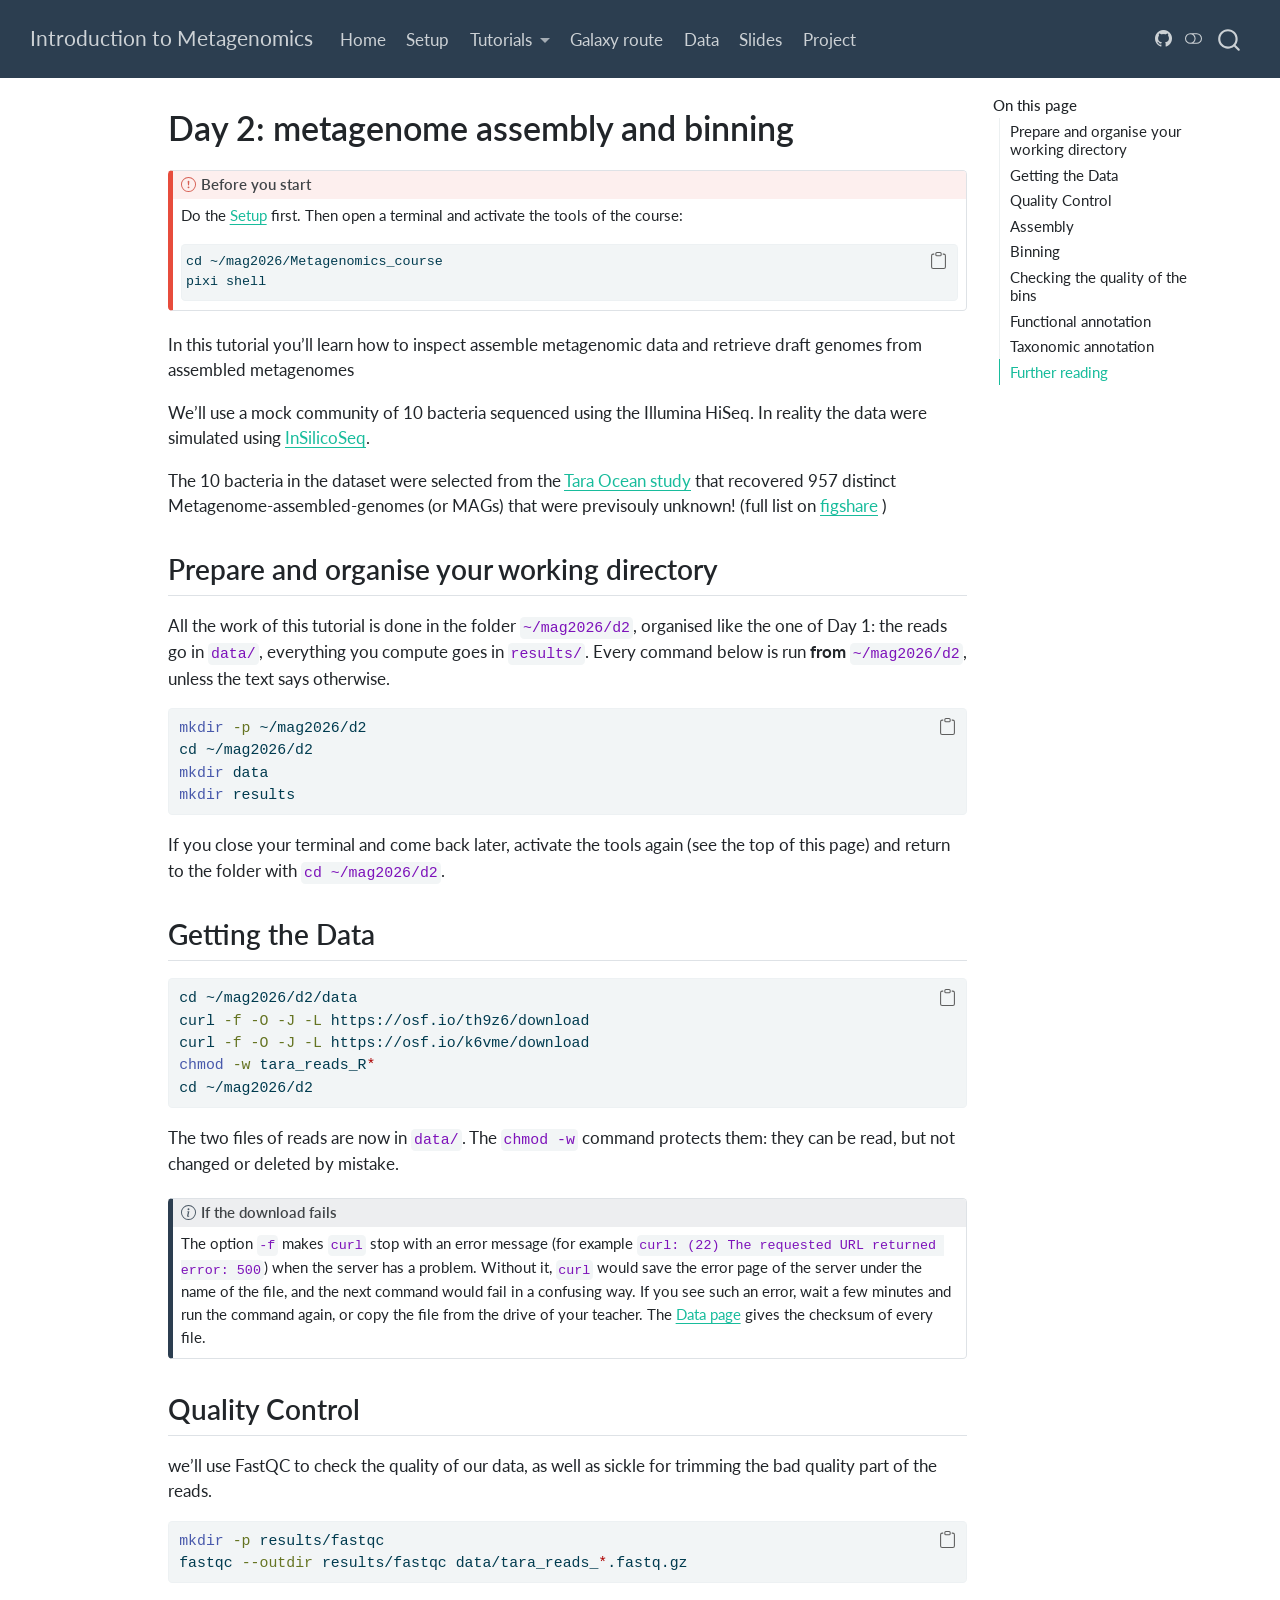
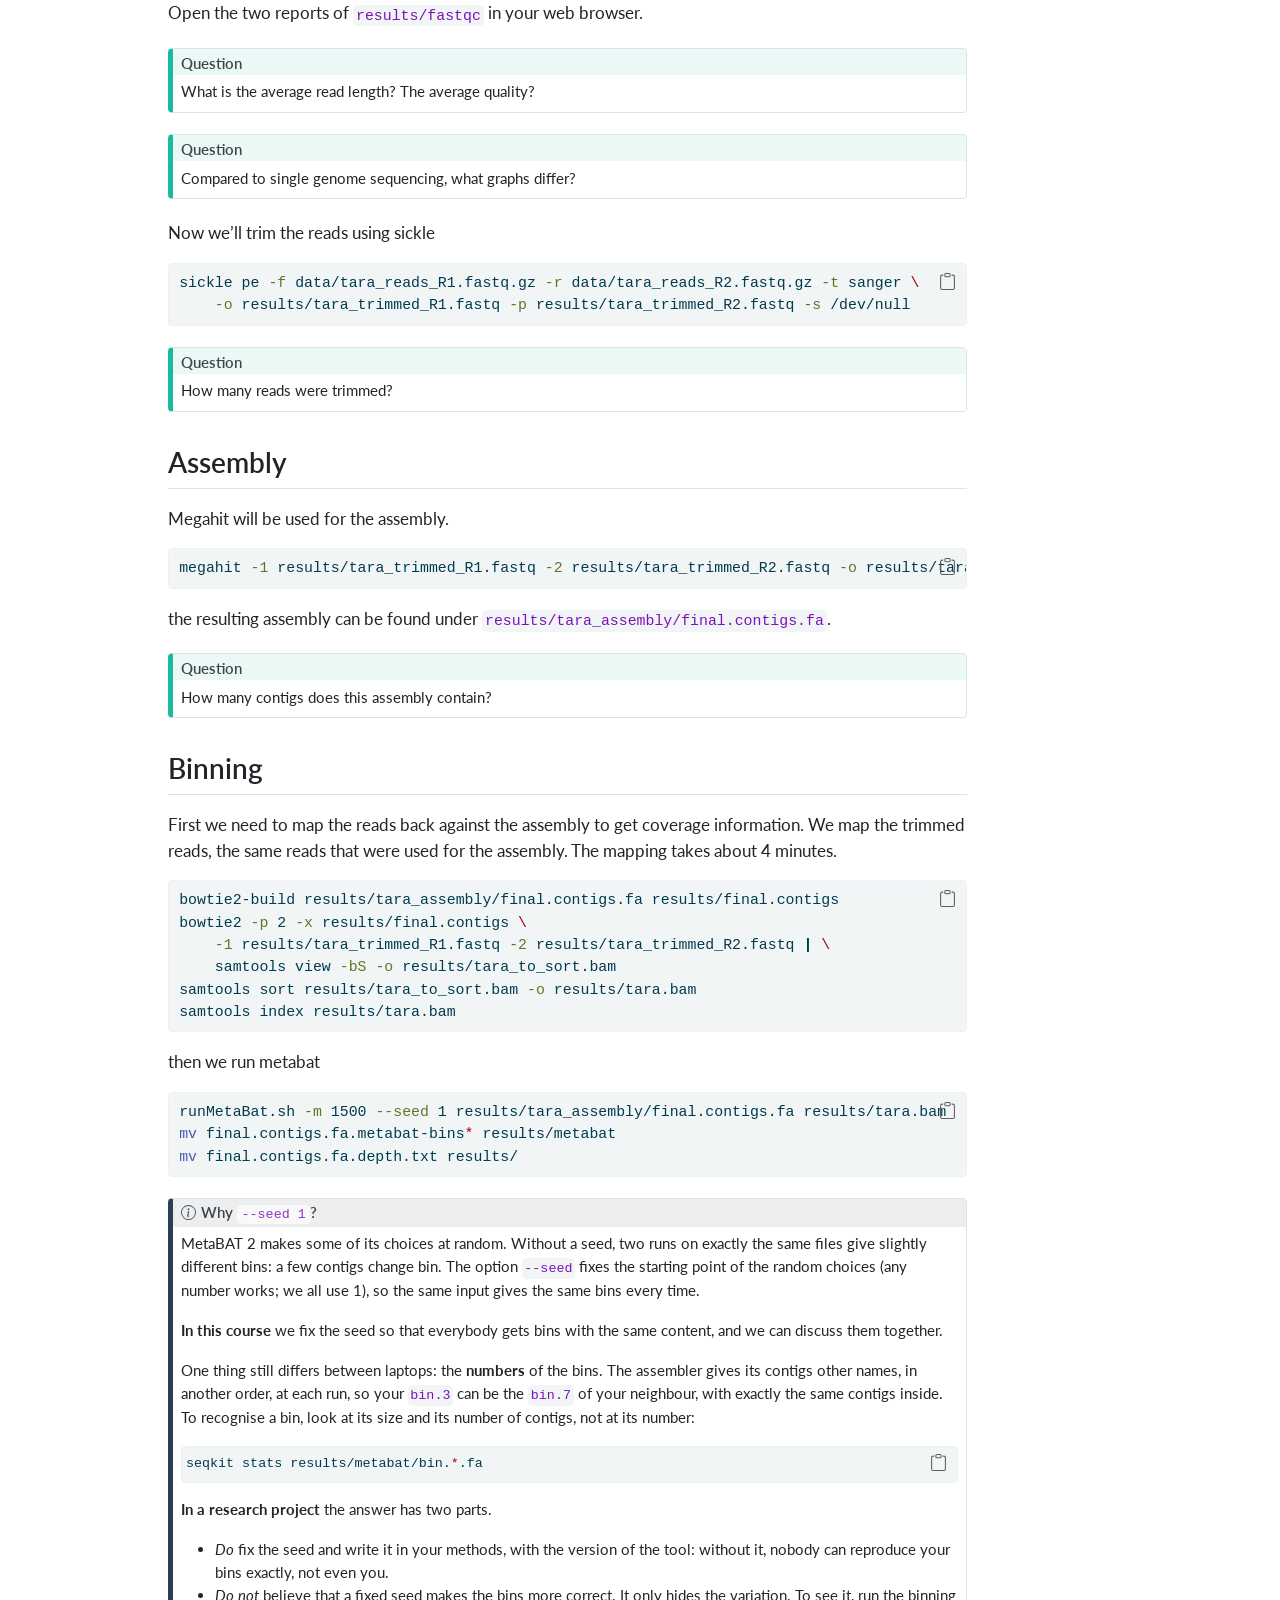
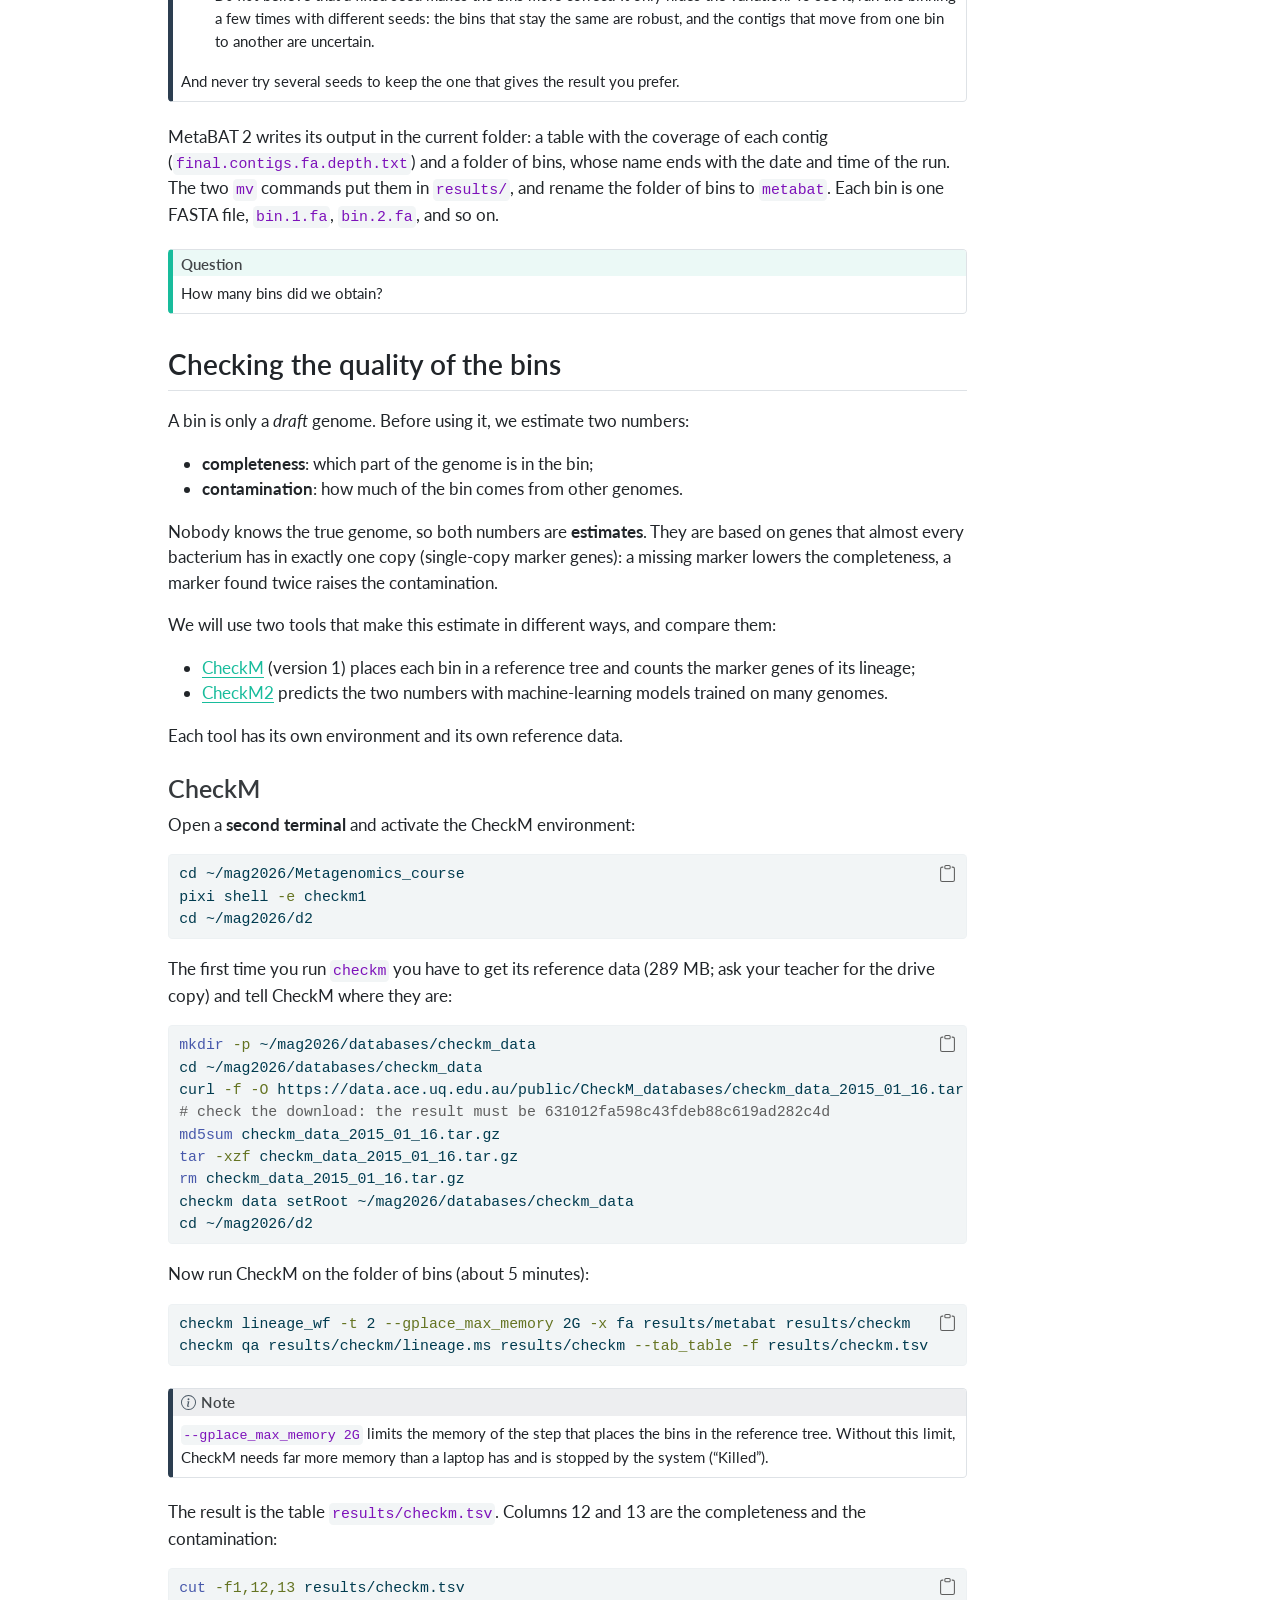
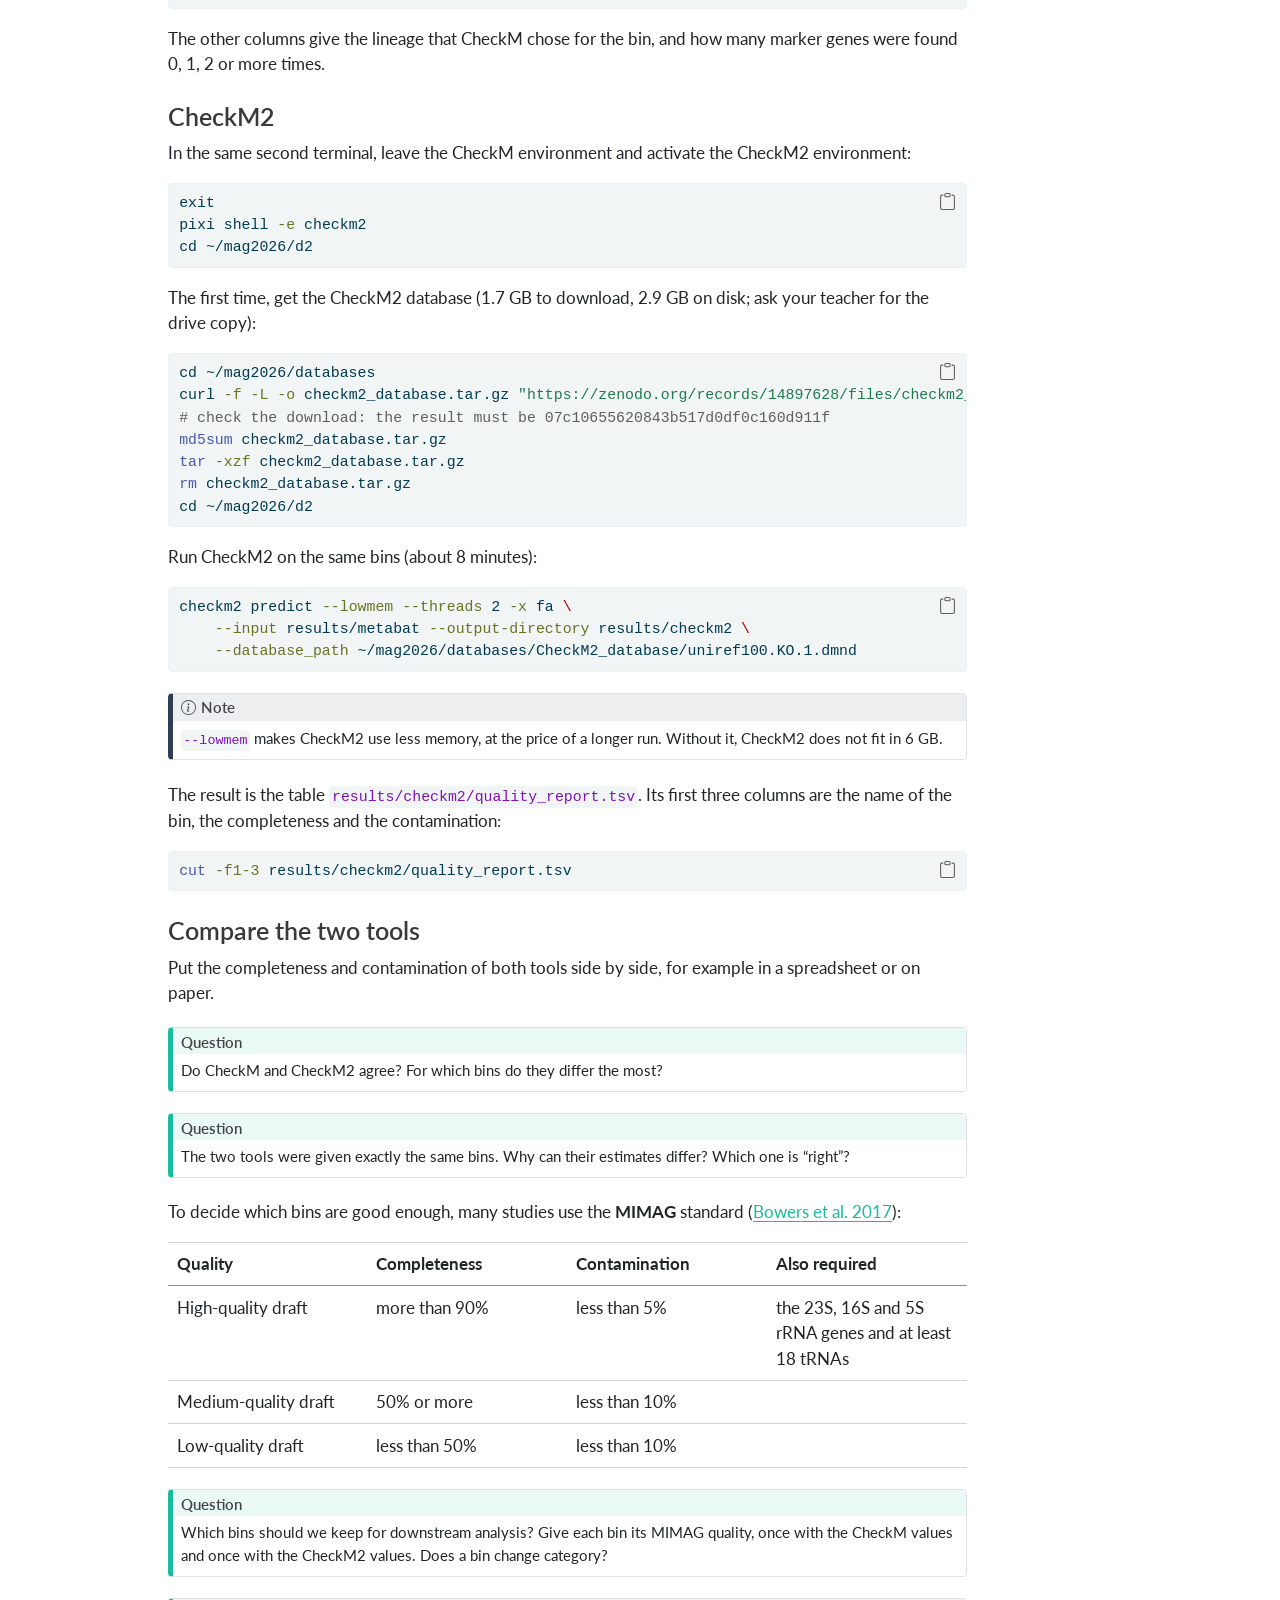
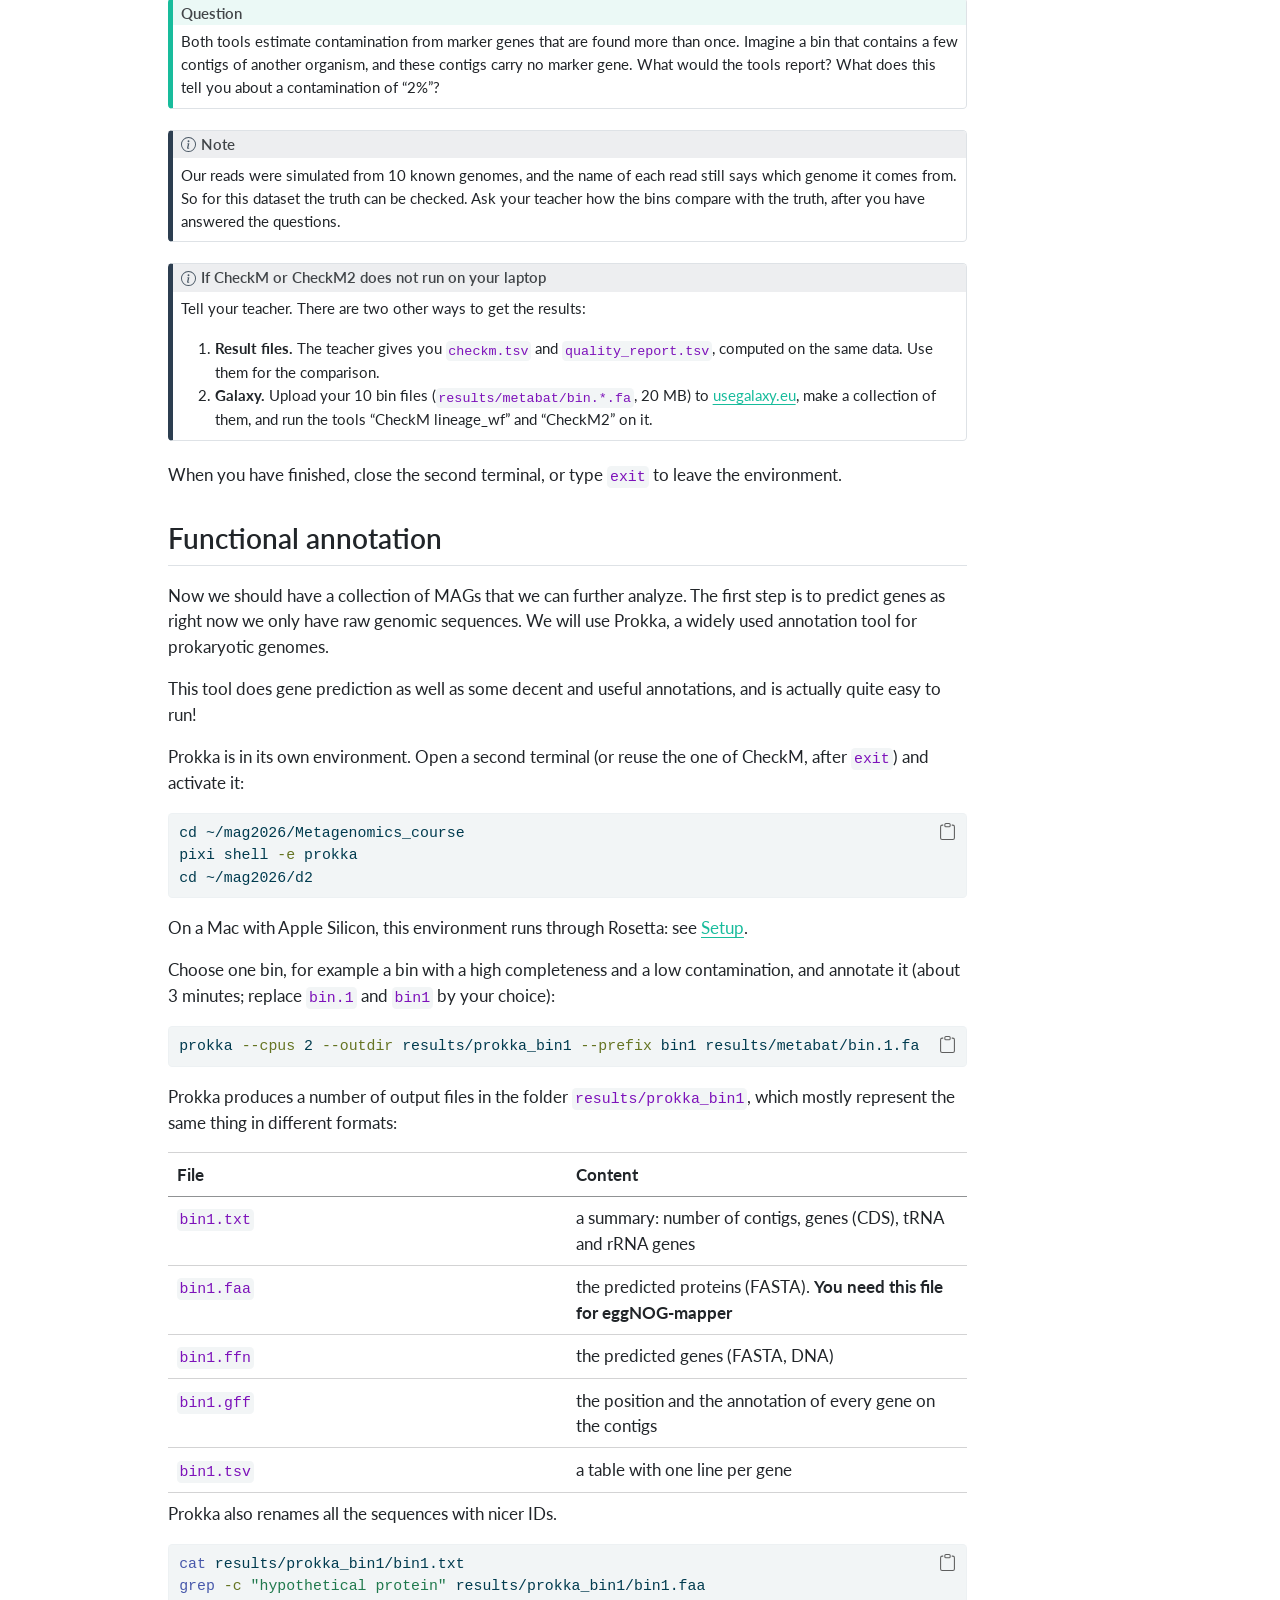
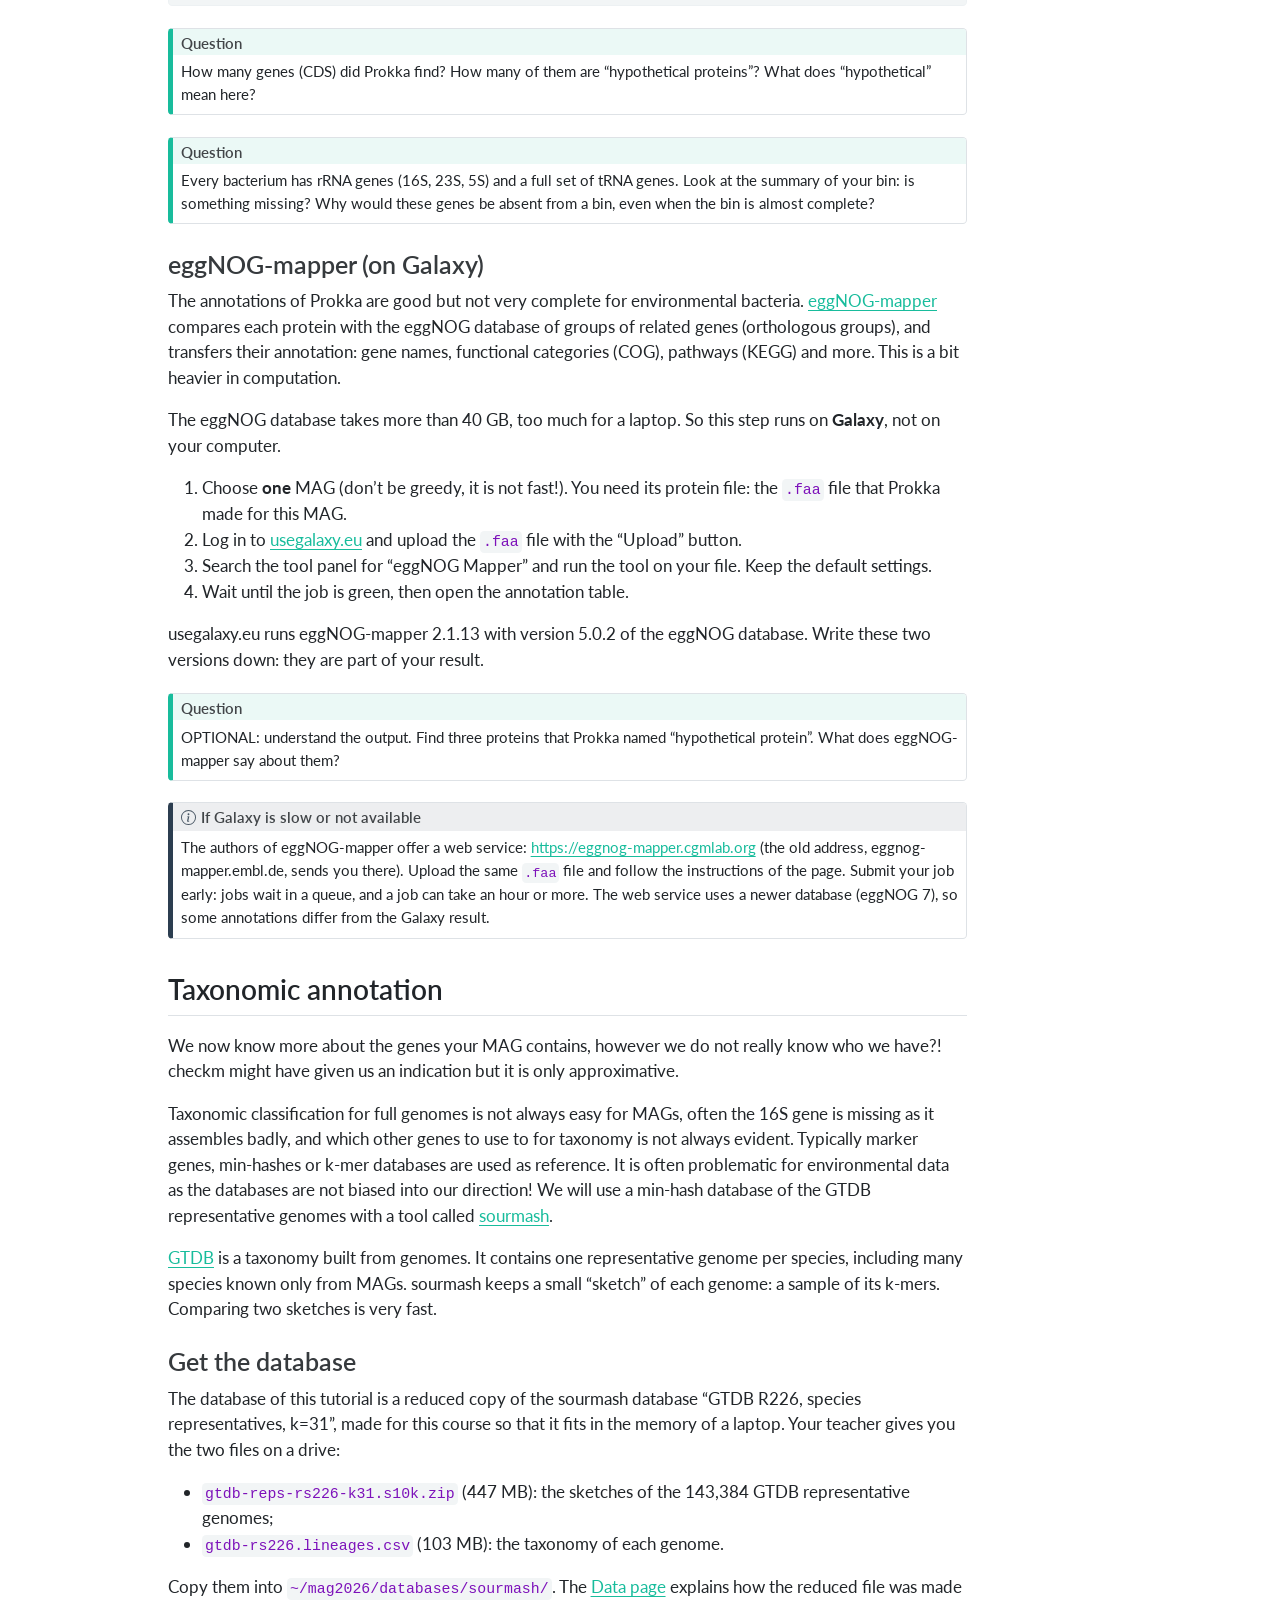
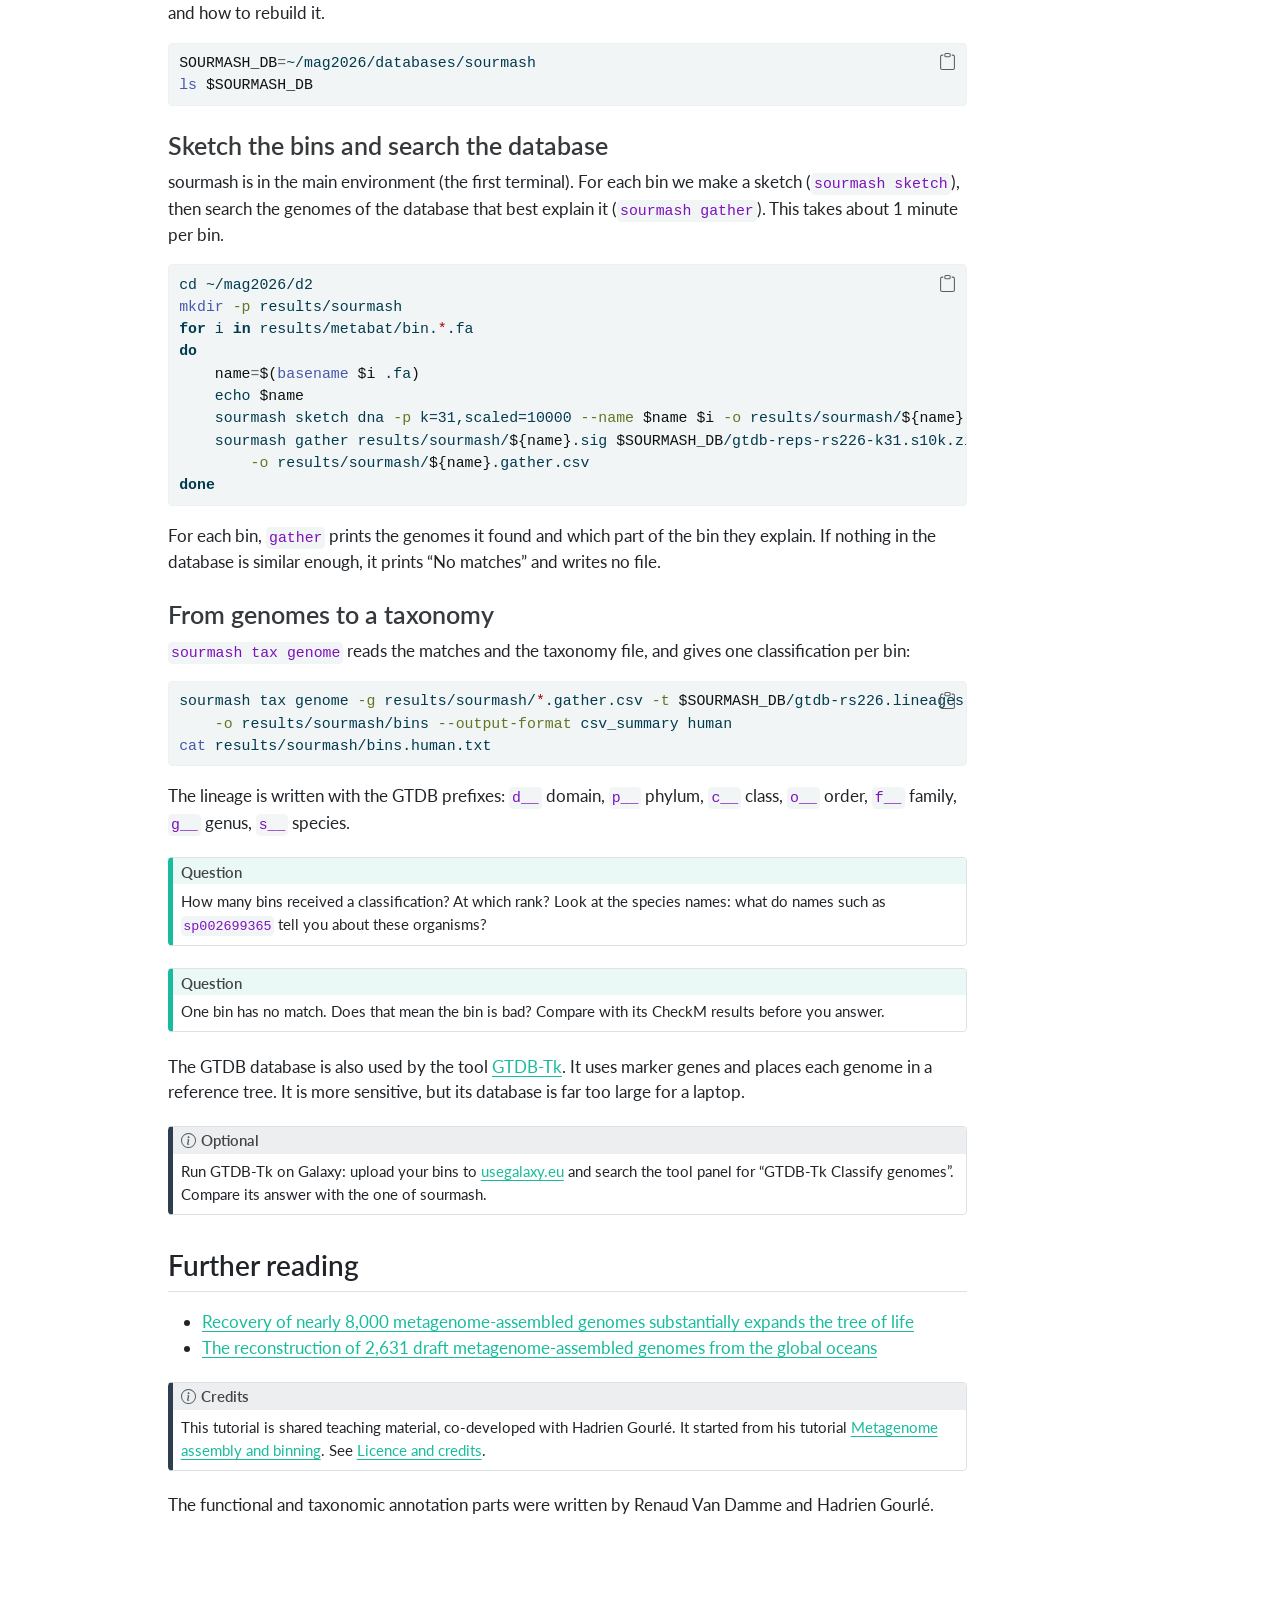
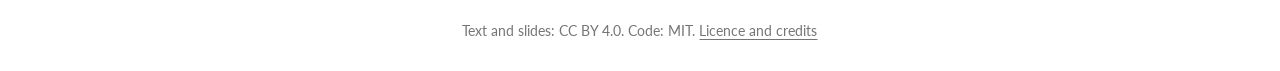
<file: tutorials/d2-assembly-binning.html>
<!DOCTYPE html>
<html xmlns="http://www.w3.org/1999/xhtml" lang="en" xml:lang="en"><head>

<meta charset="utf-8">
<meta name="generator" content="quarto-1.11.9">

<meta name="viewport" content="width=device-width, initial-scale=1.0, user-scalable=yes">


<title>Day 2: metagenome assembly and binning – Introduction to Metagenomics</title>
<style>
/* Default styles provided by pandoc.
** See https://pandoc.org/MANUAL.html#variables-for-html for config info.
*/
span.smallcaps{font-variant: small-caps;}
div.columns{display: flex; gap: 1.5em;}
div.column{flex: auto;}
@media screen {
div.columns{gap: min(4vw, 1.5em);}
div.column{overflow-x: auto;}
}
div.hanging-indent{margin-left: 1.5em; text-indent: -1.5em;}
ul.task-list{list-style: none;}
ul.task-list li input[type="checkbox"] {
  width: 0.8em;
  margin: 0 0.8em 0.2em -1em; /* quarto-specific, see https://github.com/quarto-dev/quarto-cli/issues/4556 */ 
  vertical-align: middle;
}
/* CSS for syntax highlighting */
html { -webkit-text-size-adjust: 100%; }
pre > code.sourceCode { white-space: pre; position: relative; }
pre > code.sourceCode > span { display: inline-block; line-height: 1.25; }
pre > code.sourceCode > span:empty { height: 1.2em; }
.sourceCode { overflow: visible; }
code.sourceCode > span { color: inherit; text-decoration: inherit; }
div.sourceCode { margin: 1em 0; }
pre.sourceCode { margin: 0; }
@media screen {
div.sourceCode { overflow: auto; }
}
@media print {
pre > code.sourceCode { white-space: pre-wrap; }
pre > code.sourceCode > span { text-indent: -5em; padding-left: 5em; }
}
pre.numberSource code
  { counter-reset: source-line 0; }
pre.numberSource code > span
  { position: relative; left: -4em; counter-increment: source-line; }
pre.numberSource code > span > a:first-child::before
  { content: counter(source-line);
    position: relative; left: -1em; text-align: right; vertical-align: baseline;
    border: none; display: inline-block;
    -webkit-touch-callout: none; -webkit-user-select: none;
    -khtml-user-select: none; -moz-user-select: none;
    -ms-user-select: none; user-select: none;
    padding: 0 4px; width: 4em;
  }
pre.numberSource { margin-left: 3em;  padding-left: 4px; }
div.sourceCode
  {   }
@media screen {
pre > code.sourceCode > span > a:first-child::before { text-decoration: underline; }
}
</style>


<script src="../site_libs/quarto-nav/quarto-nav.js"></script>
<script src="../site_libs/quarto-nav/headroom.min.js"></script>
<script src="../site_libs/clipboard/clipboard.min.js"></script>
<script src="../site_libs/quarto-search/autocomplete.umd.js"></script>
<script src="../site_libs/quarto-search/fuse.min.js"></script>
<script src="../site_libs/quarto-search/quarto-search.js"></script>
<meta name="quarto:offset" content="../">
<script src="../site_libs/quarto-html/quarto.js" type="module"></script>
<script src="../site_libs/quarto-html/tabsets/tabsets.js" type="module"></script>
<script src="../site_libs/quarto-html/scrollable-regions/scrollable-regions.js" type="module"></script>
<script src="../site_libs/quarto-html/popper.min.js"></script>
<script src="../site_libs/quarto-html/tippy.umd.min.js"></script>
<script src="../site_libs/quarto-html/anchor.min.js"></script>
<link href="../site_libs/quarto-html/tippy.css" rel="stylesheet">
<link href="../site_libs/quarto-html/quarto-syntax-highlighting-63b5708e65d6cd79cd7618c58d0c21e7.css" rel="stylesheet" class="quarto-color-scheme" id="quarto-text-highlighting-styles">
<link href="../site_libs/quarto-html/quarto-syntax-highlighting-dark-447e42e69aaa9833c0ba1b986f430b20.css" rel="stylesheet" class="quarto-color-scheme quarto-color-alternate" id="quarto-text-highlighting-styles">
<link href="../site_libs/quarto-html/quarto-syntax-highlighting-63b5708e65d6cd79cd7618c58d0c21e7.css" rel="stylesheet" class="quarto-color-scheme-extra" id="quarto-text-highlighting-styles">
<script src="../site_libs/bootstrap/bootstrap.min.js"></script>
<link href="../site_libs/bootstrap/bootstrap-icons.css" rel="stylesheet">
<link href="../site_libs/bootstrap/bootstrap-37d22064f0015095e5899644136972f5.min.css" rel="stylesheet" append-hash="true" class="quarto-color-scheme" id="quarto-bootstrap" data-mode="light">
<link href="../site_libs/bootstrap/bootstrap-dark-3d5da8a0c3bc4296215f21ddfe68f596.min.css" rel="stylesheet" append-hash="true" class="quarto-color-scheme quarto-color-alternate" id="quarto-bootstrap" data-mode="dark">
<link href="../site_libs/bootstrap/bootstrap-37d22064f0015095e5899644136972f5.min.css" rel="stylesheet" append-hash="true" class="quarto-color-scheme-extra" id="quarto-bootstrap" data-mode="light">
<script id="quarto-search-options" type="application/json">{
  "location": "navbar",
  "copy-button": false,
  "collapse-after": 3,
  "panel-placement": "end",
  "type": "overlay",
  "limit": 50,
  "keyboard-shortcut": [
    "f",
    "/",
    "s"
  ],
  "show-item-context": false,
  "language": {
    "search-no-results-text": "No results",
    "search-matching-documents-text": "matching documents",
    "search-copy-link-title": "Copy link to search",
    "search-hide-matches-text": "Hide additional matches",
    "search-more-match-text": "more match in this document",
    "search-more-matches-text": "more matches in this document",
    "search-clear-button-title": "Clear",
    "search-text-placeholder": "",
    "search-detached-cancel-button-title": "Cancel",
    "search-submit-button-title": "Submit",
    "search-label": "Search"
  }
}</script>


</head>

<body class="nav-fixed quarto-light"><a id="quarto-skip-link" class="visually-hidden-focusable" href="#quarto-document-content">Skip to main content</a><script id="quarto-html-before-body" type="application/javascript">
    const toggleBodyColorMode = (bsSheetEl) => {
      const mode = bsSheetEl.getAttribute("data-mode");
      const bodyEl = window.document.querySelector("body");
      if (mode === "dark") {
        bodyEl.classList.add("quarto-dark");
        bodyEl.classList.remove("quarto-light");
      } else {
        bodyEl.classList.add("quarto-light");
        bodyEl.classList.remove("quarto-dark");
      }
    }
    const toggleBodyColorPrimary = () => {
      const bsSheetEl = window.document.querySelector("link#quarto-bootstrap:not([rel=disabled-stylesheet])");
      if (bsSheetEl) {
        toggleBodyColorMode(bsSheetEl);
      }
    }
    const setColorSchemeToggle = (alternate) => {
      const toggles = window.document.querySelectorAll('.quarto-color-scheme-toggle');
      for (let i=0; i < toggles.length; i++) {
        const toggle = toggles[i];
        if (toggle) {
          toggle.setAttribute("aria-checked", alternate ? "true" : "false");
          if (alternate) {
            toggle.classList.add("alternate");
          } else {
            toggle.classList.remove("alternate");
          }
        }
      }
    };
    const toggleColorMode = (alternate) => {
      // Switch the stylesheets
      const primaryStylesheets = window.document.querySelectorAll('link.quarto-color-scheme:not(.quarto-color-alternate)');
      const alternateStylesheets = window.document.querySelectorAll('link.quarto-color-scheme.quarto-color-alternate');
      manageTransitions('#quarto-margin-sidebar .nav-link', false);
      if (alternate) {
        // note: dark is layered on light, we don't disable primary!
        enableStylesheet(alternateStylesheets);
        for (const sheetNode of alternateStylesheets) {
          if (sheetNode.id === "quarto-bootstrap") {
            toggleBodyColorMode(sheetNode);
          }
        }
      } else {
        disableStylesheet(alternateStylesheets);
        enableStylesheet(primaryStylesheets)
        toggleBodyColorPrimary();
      }
      manageTransitions('#quarto-margin-sidebar .nav-link', true);
      // Switch the toggles
      setColorSchemeToggle(alternate)
    }
    // Hack to workaround the fact that safari doesn't
    // properly recolor the scrollbar when toggling (#1455).
    // Not run on load: stylesheets are set before first paint there, and
    // scrolling would undo the scroll to a URL fragment (#14973).
    // The one pixel nudge keeps the reader where they were.
    const refreshSafariScrollbar = () => {
      if (navigator.userAgent.indexOf('Safari') > 0 && navigator.userAgent.indexOf('Chrome') == -1) {
        manageTransitions("body", false);
        const scrollY = window.scrollY;
        window.scrollTo(0, scrollY > 0 ? scrollY - 1 : 1);
        setTimeout(() => {
          window.scrollTo(0, scrollY);
          manageTransitions("body", true);
        }, 40);
      }
    }
    const disableStylesheet = (stylesheets) => {
      for (let i=0; i < stylesheets.length; i++) {
        const stylesheet = stylesheets[i];
        stylesheet.rel = 'disabled-stylesheet';
      }
    }
    const enableStylesheet = (stylesheets) => {
      for (let i=0; i < stylesheets.length; i++) {
        const stylesheet = stylesheets[i];
        if(stylesheet.rel !== 'stylesheet') { // for Chrome, which will still FOUC without this check
          stylesheet.rel = 'stylesheet';
        }
      }
    }
    const manageTransitions = (selector, allowTransitions) => {
      const els = window.document.querySelectorAll(selector);
      for (let i=0; i < els.length; i++) {
        const el = els[i];
        if (allowTransitions) {
          el.classList.remove('notransition');
        } else {
          el.classList.add('notransition');
        }
      }
    }
    const isFileUrl = () => {
      return window.location.protocol === 'file:';
    }
    const hasAlternateSentinel = () => {
      let styleSentinel = getColorSchemeSentinel();
      if (styleSentinel !== null) {
        return styleSentinel === "alternate";
      } else {
        return false;
      }
    }
    const setStyleSentinel = (alternate) => {
      const value = alternate ? "alternate" : "default";
      if (!isFileUrl()) {
        window.localStorage.setItem("quarto-color-scheme", value);
      } else {
        localAlternateSentinel = value;
      }
    }
    const getColorSchemeSentinel = () => {
      if (!isFileUrl()) {
        const storageValue = window.localStorage.getItem("quarto-color-scheme");
        return storageValue != null ? storageValue : localAlternateSentinel;
      } else {
        return localAlternateSentinel;
      }
    }
    const toggleGiscusIfUsed = (isAlternate, darkModeDefault) => {
      const baseTheme = document.querySelector('#giscus-base-theme')?.value ?? 'light';
      const alternateTheme = document.querySelector('#giscus-alt-theme')?.value ?? 'dark';
      let newTheme = '';
      if(authorPrefersDark) {
        newTheme = isAlternate ? baseTheme : alternateTheme;
      } else {
        newTheme = isAlternate ? alternateTheme : baseTheme;
      }
      const changeGiscusTheme = () => {
        // From: https://github.com/giscus/giscus/issues/336
        const sendMessage = (message) => {
          const iframe = document.querySelector('iframe.giscus-frame');
          if (!iframe) return;
          iframe.contentWindow.postMessage({ giscus: message }, 'https://giscus.app');
        }
        sendMessage({
          setConfig: {
            theme: newTheme
          }
        });
      }
      const isGiscussLoaded = window.document.querySelector('iframe.giscus-frame') !== null;
      if (isGiscussLoaded) {
        changeGiscusTheme();
      }
    };
    const authorPrefersDark = false;
    const darkModeDefault = authorPrefersDark;
      document.querySelector('link#quarto-text-highlighting-styles.quarto-color-scheme-extra').rel = 'disabled-stylesheet';
      document.querySelector('link#quarto-bootstrap.quarto-color-scheme-extra').rel = 'disabled-stylesheet';
    let localAlternateSentinel = darkModeDefault ? 'alternate' : 'default';
    // Dark / light mode switch
    window.quartoToggleColorScheme = () => {
      // Read the current dark / light value
      let toAlternate = !hasAlternateSentinel();
      toggleColorMode(toAlternate);
      refreshSafariScrollbar();
      setStyleSentinel(toAlternate);
      toggleGiscusIfUsed(toAlternate, darkModeDefault);
      window.dispatchEvent(new Event('resize'));
    };
    // Switch to dark mode if need be
    if (hasAlternateSentinel()) {
      toggleColorMode(true);
    } else {
      toggleColorMode(false);
    }
  </script>

<div id="quarto-search-results"></div>
  <header id="quarto-header" class="headroom fixed-top">
    <nav class="navbar navbar-expand-lg " data-bs-theme="dark" aria-label="Site">
      <div class="navbar-container container-fluid">
      <div class="navbar-brand-container mx-auto">
    <a class="navbar-brand" href="../index.html">
    <span class="navbar-title">Introduction to Metagenomics</span>
    </a>
  </div>
          <button class="navbar-toggler" type="button" data-bs-toggle="collapse" data-bs-target="#navbarCollapse" aria-controls="navbarCollapse" aria-expanded="false" aria-label="Toggle navigation" onclick="if (window.quartoToggleHeadroom) { window.quartoToggleHeadroom(); }">
  <span class="navbar-toggler-icon"></span>
</button>
          <div class="collapse navbar-collapse" id="navbarCollapse">
            <ul class="navbar-nav navbar-nav-scroll me-auto">
  <li class="nav-item">
    <a class="nav-link" href="../index.html"> 
<span class="menu-text">Home</span></a>
  </li>  
  <li class="nav-item">
    <a class="nav-link" href="../setup.html"> 
<span class="menu-text">Setup</span></a>
  </li>  
  <li class="nav-item dropdown ">
    <a class="nav-link dropdown-toggle" href="#" id="nav-menu-tutorials" role="link" data-bs-toggle="dropdown" aria-expanded="false">
 <span class="menu-text">Tutorials</span>
    </a>
    <ul class="dropdown-menu" aria-labelledby="nav-menu-tutorials">    
        <li>
    <a class="dropdown-item" href="../tutorials/d1-read-taxonomy.html">
 <span class="dropdown-text">Day 1: read-based taxonomy</span></a>
  </li>  
        <li>
    <a class="dropdown-item" href="../tutorials/d2-assembly-binning.html">
 <span class="dropdown-text">Day 2: assembly and binning</span></a>
  </li>  
        <li>
    <a class="dropdown-item" href="../tutorials/d2-amplicon-dada2.html">
 <span class="dropdown-text">Day 2: amplicon sequencing (DADA2)</span></a>
  </li>  
    </ul>
  </li>
  <li class="nav-item">
    <a class="nav-link" href="../galaxy.html"> 
<span class="menu-text">Galaxy route</span></a>
  </li>  
  <li class="nav-item">
    <a class="nav-link" href="../data/README.html"> 
<span class="menu-text">Data</span></a>
  </li>  
  <li class="nav-item">
    <a class="nav-link" href="../slides.html"> 
<span class="menu-text">Slides</span></a>
  </li>  
  <li class="nav-item">
    <a class="nav-link" href="../project.html"> 
<span class="menu-text">Project</span></a>
  </li>  
</ul>
          </div> <!-- /navcollapse -->
            <div class="quarto-navbar-tools">
    <a href="https://github.com/RVanDamme/Metagenomics_course" title="" class="quarto-navigation-tool px-1" aria-label=""><i class="bi bi-github"></i></a>
  <button type="button" role="switch" aria-checked="false" class="quarto-color-scheme-toggle quarto-navigation-tool  px-1" onclick="window.quartoToggleColorScheme(); return false;" title="Toggle dark mode" aria-label="Toggle dark mode"><i class="bi"></i></button>
</div>
            <div id="quarto-search" class="" title="Search"></div>
      </div> <!-- /container-fluid -->
    </nav>
</header>
<!-- content -->
<div id="quarto-content" class="quarto-container page-columns page-rows-contents page-layout-article page-navbar">
<!-- sidebar -->
<!-- margin-sidebar -->
    <div id="quarto-margin-sidebar" class="sidebar margin-sidebar">
        <nav id="TOC" role="doc-toc" aria-labelledby="toc-title" class="toc-active">
    <h2 id="toc-title">On this page</h2>
   
  <ul>
  <li><a href="#prepare-and-organise-your-working-directory" id="toc-prepare-and-organise-your-working-directory" class="nav-link active" data-scroll-target="#prepare-and-organise-your-working-directory">Prepare and organise your working directory</a></li>
  <li><a href="#getting-the-data" id="toc-getting-the-data" class="nav-link" data-scroll-target="#getting-the-data">Getting the Data</a></li>
  <li><a href="#quality-control" id="toc-quality-control" class="nav-link" data-scroll-target="#quality-control">Quality Control</a></li>
  <li><a href="#assembly" id="toc-assembly" class="nav-link" data-scroll-target="#assembly">Assembly</a></li>
  <li><a href="#binning" id="toc-binning" class="nav-link" data-scroll-target="#binning">Binning</a></li>
  <li><a href="#checking-the-quality-of-the-bins" id="toc-checking-the-quality-of-the-bins" class="nav-link" data-scroll-target="#checking-the-quality-of-the-bins">Checking the quality of the bins</a>
  <ul class="collapse">
  <li><a href="#checkm" id="toc-checkm" class="nav-link" data-scroll-target="#checkm">CheckM</a></li>
  <li><a href="#checkm2" id="toc-checkm2" class="nav-link" data-scroll-target="#checkm2">CheckM2</a></li>
  <li><a href="#compare-the-two-tools" id="toc-compare-the-two-tools" class="nav-link" data-scroll-target="#compare-the-two-tools">Compare the two tools</a></li>
  </ul></li>
  <li><a href="#functional-annotation" id="toc-functional-annotation" class="nav-link" data-scroll-target="#functional-annotation">Functional annotation</a>
  <ul class="collapse">
  <li><a href="#eggnog-mapper-on-galaxy" id="toc-eggnog-mapper-on-galaxy" class="nav-link" data-scroll-target="#eggnog-mapper-on-galaxy">eggNOG-mapper (on Galaxy)</a></li>
  </ul></li>
  <li><a href="#taxonomic-annotation" id="toc-taxonomic-annotation" class="nav-link" data-scroll-target="#taxonomic-annotation">Taxonomic annotation</a>
  <ul class="collapse">
  <li><a href="#get-the-database" id="toc-get-the-database" class="nav-link" data-scroll-target="#get-the-database">Get the database</a></li>
  <li><a href="#sketch-the-bins-and-search-the-database" id="toc-sketch-the-bins-and-search-the-database" class="nav-link" data-scroll-target="#sketch-the-bins-and-search-the-database">Sketch the bins and search the database</a></li>
  <li><a href="#from-genomes-to-a-taxonomy" id="toc-from-genomes-to-a-taxonomy" class="nav-link" data-scroll-target="#from-genomes-to-a-taxonomy">From genomes to a taxonomy</a></li>
  </ul></li>
  <li><a href="#further-reading" id="toc-further-reading" class="nav-link" data-scroll-target="#further-reading">Further reading</a></li>
  </ul>
</nav>
    </div>
<!-- main -->
<main class="content" id="quarto-document-content" tabindex="-1">


<header id="title-block-header" class="quarto-title-block default">
<div class="quarto-title">
<h1 class="title">Day 2: metagenome assembly and binning</h1>
</div>



<div class="quarto-title-meta">

    
  
    
  </div>
  


</header>


<div class="callout callout-style-default callout-important callout-titled">
<div class="callout-header d-flex align-content-center">
<div class="callout-icon-container">
<i class="callout-icon"></i>
</div>
<div class="callout-title-container flex-fill">
<span class="screen-reader-only">Important</span>Before you start
</div>
</div>
<div class="callout-body-container callout-body">
<p>Do the <a href="../setup.html">Setup</a> first. Then open a terminal and activate the tools of the course:</p>
<div class="code-copy-outer-scaffold"><div class="sourceCode" id="cb1"><pre class="sourceCode bash code-with-copy"><code class="sourceCode bash"><span id="cb1-1"><a href="#cb1-1" aria-hidden="true" tabindex="-1"></a><span class="bu">cd</span> ~/mag2026/Metagenomics_course</span>
<span id="cb1-2"><a href="#cb1-2" aria-hidden="true" tabindex="-1"></a><span class="ex">pixi</span> shell</span></code></pre></div><button title="Copy to Clipboard" class="code-copy-button"><i class="bi"></i></button></div>
</div>
</div>
<p>In this tutorial you’ll learn how to inspect assemble metagenomic data and retrieve draft genomes from assembled metagenomes</p>
<p>We’ll use a mock community of 10 bacteria sequenced using the Illumina HiSeq. In reality the data were simulated using <a href="http://insilicoseq.readthedocs.io">InSilicoSeq</a>.</p>
<p>The 10 bacteria in the dataset were selected from the <a href="http://ocean-microbiome.embl.de/companion.html">Tara Ocean study</a> that recovered 957 distinct Metagenome-assembled-genomes (or MAGs) that were previsouly unknown! (full list on <a href="https://figshare.com/articles/TARA-NON-REDUNDANT-MAGs/4902923/1">figshare</a> )</p>
<section id="prepare-and-organise-your-working-directory" class="level2">
<h2 class="anchored" data-anchor-id="prepare-and-organise-your-working-directory">Prepare and organise your working directory</h2>
<p>All the work of this tutorial is done in the folder <code>~/mag2026/d2</code>, organised like the one of Day 1: the reads go in <code>data/</code>, everything you compute goes in <code>results/</code>. Every command below is run <strong>from <code>~/mag2026/d2</code></strong>, unless the text says otherwise.</p>
<div class="code-copy-outer-scaffold"><div class="sourceCode" id="cb2"><pre class="sourceCode bash code-with-copy"><code class="sourceCode bash"><span id="cb2-1"><a href="#cb2-1" aria-hidden="true" tabindex="-1"></a><span class="fu">mkdir</span> <span class="at">-p</span> ~/mag2026/d2</span>
<span id="cb2-2"><a href="#cb2-2" aria-hidden="true" tabindex="-1"></a><span class="bu">cd</span> ~/mag2026/d2</span>
<span id="cb2-3"><a href="#cb2-3" aria-hidden="true" tabindex="-1"></a><span class="fu">mkdir</span> data</span>
<span id="cb2-4"><a href="#cb2-4" aria-hidden="true" tabindex="-1"></a><span class="fu">mkdir</span> results</span></code></pre></div><button title="Copy to Clipboard" class="code-copy-button"><i class="bi"></i></button></div>
<p>If you close your terminal and come back later, activate the tools again (see the top of this page) and return to the folder with <code>cd ~/mag2026/d2</code>.</p>
</section>
<section id="getting-the-data" class="level2">
<h2 class="anchored" data-anchor-id="getting-the-data">Getting the Data</h2>
<div class="code-copy-outer-scaffold"><div class="sourceCode" id="cb3"><pre class="sourceCode bash code-with-copy"><code class="sourceCode bash"><span id="cb3-1"><a href="#cb3-1" aria-hidden="true" tabindex="-1"></a><span class="bu">cd</span> ~/mag2026/d2/data</span>
<span id="cb3-2"><a href="#cb3-2" aria-hidden="true" tabindex="-1"></a><span class="ex">curl</span> <span class="at">-f</span> <span class="at">-O</span> <span class="at">-J</span> <span class="at">-L</span> https://osf.io/th9z6/download</span>
<span id="cb3-3"><a href="#cb3-3" aria-hidden="true" tabindex="-1"></a><span class="ex">curl</span> <span class="at">-f</span> <span class="at">-O</span> <span class="at">-J</span> <span class="at">-L</span> https://osf.io/k6vme/download</span>
<span id="cb3-4"><a href="#cb3-4" aria-hidden="true" tabindex="-1"></a><span class="fu">chmod</span> <span class="at">-w</span> tara_reads_R<span class="pp">*</span></span>
<span id="cb3-5"><a href="#cb3-5" aria-hidden="true" tabindex="-1"></a><span class="bu">cd</span> ~/mag2026/d2</span></code></pre></div><button title="Copy to Clipboard" class="code-copy-button"><i class="bi"></i></button></div>
<p>The two files of reads are now in <code>data/</code>. The <code>chmod -w</code> command protects them: they can be read, but not changed or deleted by mistake.</p>
<div class="callout callout-style-default callout-note callout-titled">
<div class="callout-header d-flex align-content-center">
<div class="callout-icon-container">
<i class="callout-icon"></i>
</div>
<div class="callout-title-container flex-fill">
<span class="screen-reader-only">Note</span>If the download fails
</div>
</div>
<div class="callout-body-container callout-body">
<p>The option <code>-f</code> makes <code>curl</code> stop with an error message (for example <code>curl: (22) The requested URL returned error: 500</code>) when the server has a problem. Without it, <code>curl</code> would save the error page of the server under the name of the file, and the next command would fail in a confusing way. If you see such an error, wait a few minutes and run the command again, or copy the file from the drive of your teacher. The <a href="../data/README.html">Data page</a> gives the checksum of every file.</p>
</div>
</div>
</section>
<section id="quality-control" class="level2">
<h2 class="anchored" data-anchor-id="quality-control">Quality Control</h2>
<p>we’ll use FastQC to check the quality of our data, as well as sickle for trimming the bad quality part of the reads.</p>
<div class="code-copy-outer-scaffold"><div class="sourceCode" id="cb4"><pre class="sourceCode bash code-with-copy"><code class="sourceCode bash"><span id="cb4-1"><a href="#cb4-1" aria-hidden="true" tabindex="-1"></a><span class="fu">mkdir</span> <span class="at">-p</span> results/fastqc</span>
<span id="cb4-2"><a href="#cb4-2" aria-hidden="true" tabindex="-1"></a><span class="ex">fastqc</span> <span class="at">--outdir</span> results/fastqc data/tara_reads_<span class="pp">*</span>.fastq.gz</span></code></pre></div><button title="Copy to Clipboard" class="code-copy-button"><i class="bi"></i></button></div>
<p>Open the two reports of <code>results/fastqc</code> in your web browser.</p>
<div class="callout callout-style-default callout-tip no-icon callout-titled">
<div class="callout-header d-flex align-content-center">
<div class="callout-icon-container">
<i class="callout-icon no-icon"></i>
</div>
<div class="callout-title-container flex-fill">
<span class="screen-reader-only">Tip</span>Question
</div>
</div>
<div class="callout-body-container callout-body">
<p>What is the average read length? The average quality?</p>
</div>
</div>
<div class="callout callout-style-default callout-tip no-icon callout-titled">
<div class="callout-header d-flex align-content-center">
<div class="callout-icon-container">
<i class="callout-icon no-icon"></i>
</div>
<div class="callout-title-container flex-fill">
<span class="screen-reader-only">Tip</span>Question
</div>
</div>
<div class="callout-body-container callout-body">
<p>Compared to single genome sequencing, what graphs differ?</p>
</div>
</div>
<p>Now we’ll trim the reads using sickle</p>
<div class="code-copy-outer-scaffold"><div class="sourceCode" id="cb5"><pre class="sourceCode bash code-with-copy"><code class="sourceCode bash"><span id="cb5-1"><a href="#cb5-1" aria-hidden="true" tabindex="-1"></a><span class="ex">sickle</span> pe <span class="at">-f</span> data/tara_reads_R1.fastq.gz <span class="at">-r</span> data/tara_reads_R2.fastq.gz <span class="at">-t</span> sanger <span class="dt">\</span></span>
<span id="cb5-2"><a href="#cb5-2" aria-hidden="true" tabindex="-1"></a>    <span class="at">-o</span> results/tara_trimmed_R1.fastq <span class="at">-p</span> results/tara_trimmed_R2.fastq <span class="at">-s</span> /dev/null</span></code></pre></div><button title="Copy to Clipboard" class="code-copy-button"><i class="bi"></i></button></div>
<div class="callout callout-style-default callout-tip no-icon callout-titled">
<div class="callout-header d-flex align-content-center">
<div class="callout-icon-container">
<i class="callout-icon no-icon"></i>
</div>
<div class="callout-title-container flex-fill">
<span class="screen-reader-only">Tip</span>Question
</div>
</div>
<div class="callout-body-container callout-body">
<p>How many reads were trimmed?</p>
</div>
</div>
</section>
<section id="assembly" class="level2">
<h2 class="anchored" data-anchor-id="assembly">Assembly</h2>
<p>Megahit will be used for the assembly.</p>
<div class="code-copy-outer-scaffold"><div class="sourceCode" id="cb6"><pre class="sourceCode bash code-with-copy"><code class="sourceCode bash"><span id="cb6-1"><a href="#cb6-1" aria-hidden="true" tabindex="-1"></a><span class="ex">megahit</span> <span class="at">-1</span> results/tara_trimmed_R1.fastq <span class="at">-2</span> results/tara_trimmed_R2.fastq <span class="at">-o</span> results/tara_assembly</span></code></pre></div><button title="Copy to Clipboard" class="code-copy-button"><i class="bi"></i></button></div>
<p>the resulting assembly can be found under <code>results/tara_assembly/final.contigs.fa</code>.</p>
<div class="callout callout-style-default callout-tip no-icon callout-titled">
<div class="callout-header d-flex align-content-center">
<div class="callout-icon-container">
<i class="callout-icon no-icon"></i>
</div>
<div class="callout-title-container flex-fill">
<span class="screen-reader-only">Tip</span>Question
</div>
</div>
<div class="callout-body-container callout-body">
<p>How many contigs does this assembly contain?</p>
</div>
</div>
</section>
<section id="binning" class="level2">
<h2 class="anchored" data-anchor-id="binning">Binning</h2>
<p>First we need to map the reads back against the assembly to get coverage information. We map the trimmed reads, the same reads that were used for the assembly. The mapping takes about 4 minutes.</p>
<div class="code-copy-outer-scaffold"><div class="sourceCode" id="cb7"><pre class="sourceCode bash code-with-copy"><code class="sourceCode bash"><span id="cb7-1"><a href="#cb7-1" aria-hidden="true" tabindex="-1"></a><span class="ex">bowtie2-build</span> results/tara_assembly/final.contigs.fa results/final.contigs</span>
<span id="cb7-2"><a href="#cb7-2" aria-hidden="true" tabindex="-1"></a><span class="ex">bowtie2</span> <span class="at">-p</span> 2 <span class="at">-x</span> results/final.contigs <span class="dt">\</span></span>
<span id="cb7-3"><a href="#cb7-3" aria-hidden="true" tabindex="-1"></a>    <span class="at">-1</span> results/tara_trimmed_R1.fastq <span class="at">-2</span> results/tara_trimmed_R2.fastq <span class="kw">|</span> <span class="dt">\</span></span>
<span id="cb7-4"><a href="#cb7-4" aria-hidden="true" tabindex="-1"></a>    <span class="ex">samtools</span> view <span class="at">-bS</span> <span class="at">-o</span> results/tara_to_sort.bam</span>
<span id="cb7-5"><a href="#cb7-5" aria-hidden="true" tabindex="-1"></a><span class="ex">samtools</span> sort results/tara_to_sort.bam <span class="at">-o</span> results/tara.bam</span>
<span id="cb7-6"><a href="#cb7-6" aria-hidden="true" tabindex="-1"></a><span class="ex">samtools</span> index results/tara.bam</span></code></pre></div><button title="Copy to Clipboard" class="code-copy-button"><i class="bi"></i></button></div>
<p>then we run metabat</p>
<div class="code-copy-outer-scaffold"><div class="sourceCode" id="cb8"><pre class="sourceCode bash code-with-copy"><code class="sourceCode bash"><span id="cb8-1"><a href="#cb8-1" aria-hidden="true" tabindex="-1"></a><span class="ex">runMetaBat.sh</span> <span class="at">-m</span> 1500 <span class="at">--seed</span> 1 results/tara_assembly/final.contigs.fa results/tara.bam</span>
<span id="cb8-2"><a href="#cb8-2" aria-hidden="true" tabindex="-1"></a><span class="fu">mv</span> final.contigs.fa.metabat-bins<span class="pp">*</span> results/metabat</span>
<span id="cb8-3"><a href="#cb8-3" aria-hidden="true" tabindex="-1"></a><span class="fu">mv</span> final.contigs.fa.depth.txt results/</span></code></pre></div><button title="Copy to Clipboard" class="code-copy-button"><i class="bi"></i></button></div>
<div class="callout callout-style-default callout-note callout-titled">
<div class="callout-header d-flex align-content-center">
<div class="callout-icon-container">
<i class="callout-icon"></i>
</div>
<div class="callout-title-container flex-fill">
<span class="screen-reader-only">Note</span>Why <code>--seed 1</code>?
</div>
</div>
<div class="callout-body-container callout-body">
<p>MetaBAT 2 makes some of its choices at random. Without a seed, two runs on exactly the same files give slightly different bins: a few contigs change bin. The option <code>--seed</code> fixes the starting point of the random choices (any number works; we all use 1), so the same input gives the same bins every time.</p>
<p><strong>In this course</strong> we fix the seed so that everybody gets bins with the same content, and we can discuss them together.</p>
<p>One thing still differs between laptops: the <strong>numbers</strong> of the bins. The assembler gives its contigs other names, in another order, at each run, so your <code>bin.3</code> can be the <code>bin.7</code> of your neighbour, with exactly the same contigs inside. To recognise a bin, look at its size and its number of contigs, not at its number:</p>
<div class="code-copy-outer-scaffold"><div class="sourceCode" id="cb9"><pre class="sourceCode bash code-with-copy"><code class="sourceCode bash"><span id="cb9-1"><a href="#cb9-1" aria-hidden="true" tabindex="-1"></a><span class="ex">seqkit</span> stats results/metabat/bin.<span class="pp">*</span>.fa</span></code></pre></div><button title="Copy to Clipboard" class="code-copy-button"><i class="bi"></i></button></div>
<p><strong>In a research project</strong> the answer has two parts.</p>
<ul>
<li><em>Do</em> fix the seed and write it in your methods, with the version of the tool: without it, nobody can reproduce your bins exactly, not even you.</li>
<li><em>Do not</em> believe that a fixed seed makes the bins more correct. It only hides the variation. To see it, run the binning a few times with different seeds: the bins that stay the same are robust, and the contigs that move from one bin to another are uncertain.</li>
</ul>
<p>And never try several seeds to keep the one that gives the result you prefer.</p>
</div>
</div>
<p>MetaBAT 2 writes its output in the current folder: a table with the coverage of each contig (<code>final.contigs.fa.depth.txt</code>) and a folder of bins, whose name ends with the date and time of the run. The two <code>mv</code> commands put them in <code>results/</code>, and rename the folder of bins to <code>metabat</code>. Each bin is one FASTA file, <code>bin.1.fa</code>, <code>bin.2.fa</code>, and so on.</p>
<div class="callout callout-style-default callout-tip no-icon callout-titled">
<div class="callout-header d-flex align-content-center">
<div class="callout-icon-container">
<i class="callout-icon no-icon"></i>
</div>
<div class="callout-title-container flex-fill">
<span class="screen-reader-only">Tip</span>Question
</div>
</div>
<div class="callout-body-container callout-body">
<p>How many bins did we obtain?</p>
</div>
</div>
</section>
<section id="checking-the-quality-of-the-bins" class="level2">
<h2 class="anchored" data-anchor-id="checking-the-quality-of-the-bins">Checking the quality of the bins</h2>
<p>A bin is only a <em>draft</em> genome. Before using it, we estimate two numbers:</p>
<ul>
<li><strong>completeness</strong>: which part of the genome is in the bin;</li>
<li><strong>contamination</strong>: how much of the bin comes from other genomes.</li>
</ul>
<p>Nobody knows the true genome, so both numbers are <strong>estimates</strong>. They are based on genes that almost every bacterium has in exactly one copy (single-copy marker genes): a missing marker lowers the completeness, a marker found twice raises the contamination.</p>
<p>We will use two tools that make this estimate in different ways, and compare them:</p>
<ul>
<li><a href="https://github.com/Ecogenomics/CheckM">CheckM</a> (version 1) places each bin in a reference tree and counts the marker genes of its lineage;</li>
<li><a href="https://github.com/chklovski/CheckM2">CheckM2</a> predicts the two numbers with machine-learning models trained on many genomes.</li>
</ul>
<p>Each tool has its own environment and its own reference data.</p>
<section id="checkm" class="level3">
<h3 class="anchored" data-anchor-id="checkm">CheckM</h3>
<p>Open a <strong>second terminal</strong> and activate the CheckM environment:</p>
<div class="code-copy-outer-scaffold"><div class="sourceCode" id="cb10"><pre class="sourceCode bash code-with-copy"><code class="sourceCode bash"><span id="cb10-1"><a href="#cb10-1" aria-hidden="true" tabindex="-1"></a><span class="bu">cd</span> ~/mag2026/Metagenomics_course</span>
<span id="cb10-2"><a href="#cb10-2" aria-hidden="true" tabindex="-1"></a><span class="ex">pixi</span> shell <span class="at">-e</span> checkm1</span>
<span id="cb10-3"><a href="#cb10-3" aria-hidden="true" tabindex="-1"></a><span class="bu">cd</span> ~/mag2026/d2</span></code></pre></div><button title="Copy to Clipboard" class="code-copy-button"><i class="bi"></i></button></div>
<p>The first time you run <code>checkm</code> you have to get its reference data (289 MB; ask your teacher for the drive copy) and tell CheckM where they are:</p>
<div class="code-copy-outer-scaffold"><div class="sourceCode" id="cb11"><pre class="sourceCode bash code-with-copy"><code class="sourceCode bash"><span id="cb11-1"><a href="#cb11-1" aria-hidden="true" tabindex="-1"></a><span class="fu">mkdir</span> <span class="at">-p</span> ~/mag2026/databases/checkm_data</span>
<span id="cb11-2"><a href="#cb11-2" aria-hidden="true" tabindex="-1"></a><span class="bu">cd</span> ~/mag2026/databases/checkm_data</span>
<span id="cb11-3"><a href="#cb11-3" aria-hidden="true" tabindex="-1"></a><span class="ex">curl</span> <span class="at">-f</span> <span class="at">-O</span> https://data.ace.uq.edu.au/public/CheckM_databases/checkm_data_2015_01_16.tar.gz</span>
<span id="cb11-4"><a href="#cb11-4" aria-hidden="true" tabindex="-1"></a><span class="co"># check the download: the result must be 631012fa598c43fdeb88c619ad282c4d</span></span>
<span id="cb11-5"><a href="#cb11-5" aria-hidden="true" tabindex="-1"></a><span class="fu">md5sum</span> checkm_data_2015_01_16.tar.gz</span>
<span id="cb11-6"><a href="#cb11-6" aria-hidden="true" tabindex="-1"></a><span class="fu">tar</span> <span class="at">-xzf</span> checkm_data_2015_01_16.tar.gz</span>
<span id="cb11-7"><a href="#cb11-7" aria-hidden="true" tabindex="-1"></a><span class="fu">rm</span> checkm_data_2015_01_16.tar.gz</span>
<span id="cb11-8"><a href="#cb11-8" aria-hidden="true" tabindex="-1"></a><span class="ex">checkm</span> data setRoot ~/mag2026/databases/checkm_data</span>
<span id="cb11-9"><a href="#cb11-9" aria-hidden="true" tabindex="-1"></a><span class="bu">cd</span> ~/mag2026/d2</span></code></pre></div><button title="Copy to Clipboard" class="code-copy-button"><i class="bi"></i></button></div>
<p>Now run CheckM on the folder of bins (about 5 minutes):</p>
<div class="code-copy-outer-scaffold"><div class="sourceCode" id="cb12"><pre class="sourceCode bash code-with-copy"><code class="sourceCode bash"><span id="cb12-1"><a href="#cb12-1" aria-hidden="true" tabindex="-1"></a><span class="ex">checkm</span> lineage_wf <span class="at">-t</span> 2 <span class="at">--gplace_max_memory</span> 2G <span class="at">-x</span> fa results/metabat results/checkm</span>
<span id="cb12-2"><a href="#cb12-2" aria-hidden="true" tabindex="-1"></a><span class="ex">checkm</span> qa results/checkm/lineage.ms results/checkm <span class="at">--tab_table</span> <span class="at">-f</span> results/checkm.tsv</span></code></pre></div><button title="Copy to Clipboard" class="code-copy-button"><i class="bi"></i></button></div>
<div class="callout callout-style-default callout-note callout-titled">
<div class="callout-header d-flex align-content-center">
<div class="callout-icon-container">
<i class="callout-icon"></i>
</div>
<div class="callout-title-container flex-fill">
Note
</div>
</div>
<div class="callout-body-container callout-body">
<p><code>--gplace_max_memory 2G</code> limits the memory of the step that places the bins in the reference tree. Without this limit, CheckM needs far more memory than a laptop has and is stopped by the system (“Killed”).</p>
</div>
</div>
<p>The result is the table <code>results/checkm.tsv</code>. Columns 12 and 13 are the completeness and the contamination:</p>
<div class="code-copy-outer-scaffold"><div class="sourceCode" id="cb13"><pre class="sourceCode bash code-with-copy"><code class="sourceCode bash"><span id="cb13-1"><a href="#cb13-1" aria-hidden="true" tabindex="-1"></a><span class="fu">cut</span> <span class="at">-f1,12,13</span> results/checkm.tsv</span></code></pre></div><button title="Copy to Clipboard" class="code-copy-button"><i class="bi"></i></button></div>
<p>The other columns give the lineage that CheckM chose for the bin, and how many marker genes were found 0, 1, 2 or more times.</p>
</section>
<section id="checkm2" class="level3">
<h3 class="anchored" data-anchor-id="checkm2">CheckM2</h3>
<p>In the same second terminal, leave the CheckM environment and activate the CheckM2 environment:</p>
<div class="code-copy-outer-scaffold"><div class="sourceCode" id="cb14"><pre class="sourceCode bash code-with-copy"><code class="sourceCode bash"><span id="cb14-1"><a href="#cb14-1" aria-hidden="true" tabindex="-1"></a><span class="bu">exit</span></span>
<span id="cb14-2"><a href="#cb14-2" aria-hidden="true" tabindex="-1"></a><span class="ex">pixi</span> shell <span class="at">-e</span> checkm2</span>
<span id="cb14-3"><a href="#cb14-3" aria-hidden="true" tabindex="-1"></a><span class="bu">cd</span> ~/mag2026/d2</span></code></pre></div><button title="Copy to Clipboard" class="code-copy-button"><i class="bi"></i></button></div>
<p>The first time, get the CheckM2 database (1.7 GB to download, 2.9 GB on disk; ask your teacher for the drive copy):</p>
<div class="code-copy-outer-scaffold"><div class="sourceCode" id="cb15"><pre class="sourceCode bash code-with-copy"><code class="sourceCode bash"><span id="cb15-1"><a href="#cb15-1" aria-hidden="true" tabindex="-1"></a><span class="bu">cd</span> ~/mag2026/databases</span>
<span id="cb15-2"><a href="#cb15-2" aria-hidden="true" tabindex="-1"></a><span class="ex">curl</span> <span class="at">-f</span> <span class="at">-L</span> <span class="at">-o</span> checkm2_database.tar.gz <span class="st">"https://zenodo.org/records/14897628/files/checkm2_database.tar.gz?download=1"</span></span>
<span id="cb15-3"><a href="#cb15-3" aria-hidden="true" tabindex="-1"></a><span class="co"># check the download: the result must be 07c10655620843b517d0df0c160d911f</span></span>
<span id="cb15-4"><a href="#cb15-4" aria-hidden="true" tabindex="-1"></a><span class="fu">md5sum</span> checkm2_database.tar.gz</span>
<span id="cb15-5"><a href="#cb15-5" aria-hidden="true" tabindex="-1"></a><span class="fu">tar</span> <span class="at">-xzf</span> checkm2_database.tar.gz</span>
<span id="cb15-6"><a href="#cb15-6" aria-hidden="true" tabindex="-1"></a><span class="fu">rm</span> checkm2_database.tar.gz</span>
<span id="cb15-7"><a href="#cb15-7" aria-hidden="true" tabindex="-1"></a><span class="bu">cd</span> ~/mag2026/d2</span></code></pre></div><button title="Copy to Clipboard" class="code-copy-button"><i class="bi"></i></button></div>
<p>Run CheckM2 on the same bins (about 8 minutes):</p>
<div class="code-copy-outer-scaffold"><div class="sourceCode" id="cb16"><pre class="sourceCode bash code-with-copy"><code class="sourceCode bash"><span id="cb16-1"><a href="#cb16-1" aria-hidden="true" tabindex="-1"></a><span class="ex">checkm2</span> predict <span class="at">--lowmem</span> <span class="at">--threads</span> 2 <span class="at">-x</span> fa <span class="dt">\</span></span>
<span id="cb16-2"><a href="#cb16-2" aria-hidden="true" tabindex="-1"></a>    <span class="at">--input</span> results/metabat <span class="at">--output-directory</span> results/checkm2 <span class="dt">\</span></span>
<span id="cb16-3"><a href="#cb16-3" aria-hidden="true" tabindex="-1"></a>    <span class="at">--database_path</span> ~/mag2026/databases/CheckM2_database/uniref100.KO.1.dmnd</span></code></pre></div><button title="Copy to Clipboard" class="code-copy-button"><i class="bi"></i></button></div>
<div class="callout callout-style-default callout-note callout-titled">
<div class="callout-header d-flex align-content-center">
<div class="callout-icon-container">
<i class="callout-icon"></i>
</div>
<div class="callout-title-container flex-fill">
Note
</div>
</div>
<div class="callout-body-container callout-body">
<p><code>--lowmem</code> makes CheckM2 use less memory, at the price of a longer run. Without it, CheckM2 does not fit in 6 GB.</p>
</div>
</div>
<p>The result is the table <code>results/checkm2/quality_report.tsv</code>. Its first three columns are the name of the bin, the completeness and the contamination:</p>
<div class="code-copy-outer-scaffold"><div class="sourceCode" id="cb17"><pre class="sourceCode bash code-with-copy"><code class="sourceCode bash"><span id="cb17-1"><a href="#cb17-1" aria-hidden="true" tabindex="-1"></a><span class="fu">cut</span> <span class="at">-f1-3</span> results/checkm2/quality_report.tsv</span></code></pre></div><button title="Copy to Clipboard" class="code-copy-button"><i class="bi"></i></button></div>
</section>
<section id="compare-the-two-tools" class="level3">
<h3 class="anchored" data-anchor-id="compare-the-two-tools">Compare the two tools</h3>
<p>Put the completeness and contamination of both tools side by side, for example in a spreadsheet or on paper.</p>
<div class="callout callout-style-default callout-tip no-icon callout-titled">
<div class="callout-header d-flex align-content-center">
<div class="callout-icon-container">
<i class="callout-icon no-icon"></i>
</div>
<div class="callout-title-container flex-fill">
<span class="screen-reader-only">Tip</span>Question
</div>
</div>
<div class="callout-body-container callout-body">
<p>Do CheckM and CheckM2 agree? For which bins do they differ the most?</p>
</div>
</div>
<div class="callout callout-style-default callout-tip no-icon callout-titled">
<div class="callout-header d-flex align-content-center">
<div class="callout-icon-container">
<i class="callout-icon no-icon"></i>
</div>
<div class="callout-title-container flex-fill">
<span class="screen-reader-only">Tip</span>Question
</div>
</div>
<div class="callout-body-container callout-body">
<p>The two tools were given exactly the same bins. Why can their estimates differ? Which one is “right”?</p>
</div>
</div>
<p>To decide which bins are good enough, many studies use the <strong>MIMAG</strong> standard (<a href="https://doi.org/10.1038/nbt.3893">Bowers et al.&nbsp;2017</a>):</p>
<table class="caption-top table">
<colgroup>
<col style="width: 25%">
<col style="width: 25%">
<col style="width: 25%">
<col style="width: 25%">
</colgroup>
<thead>
<tr class="header">
<th>Quality</th>
<th>Completeness</th>
<th>Contamination</th>
<th>Also required</th>
</tr>
</thead>
<tbody>
<tr class="odd">
<td>High-quality draft</td>
<td>more than 90%</td>
<td>less than 5%</td>
<td>the 23S, 16S and 5S rRNA genes and at least 18 tRNAs</td>
</tr>
<tr class="even">
<td>Medium-quality draft</td>
<td>50% or more</td>
<td>less than 10%</td>
<td></td>
</tr>
<tr class="odd">
<td>Low-quality draft</td>
<td>less than 50%</td>
<td>less than 10%</td>
<td></td>
</tr>
</tbody>
</table>
<div class="callout callout-style-default callout-tip no-icon callout-titled">
<div class="callout-header d-flex align-content-center">
<div class="callout-icon-container">
<i class="callout-icon no-icon"></i>
</div>
<div class="callout-title-container flex-fill">
<span class="screen-reader-only">Tip</span>Question
</div>
</div>
<div class="callout-body-container callout-body">
<p>Which bins should we keep for downstream analysis? Give each bin its MIMAG quality, once with the CheckM values and once with the CheckM2 values. Does a bin change category?</p>
</div>
</div>
<div class="callout callout-style-default callout-tip no-icon callout-titled">
<div class="callout-header d-flex align-content-center">
<div class="callout-icon-container">
<i class="callout-icon no-icon"></i>
</div>
<div class="callout-title-container flex-fill">
<span class="screen-reader-only">Tip</span>Question
</div>
</div>
<div class="callout-body-container callout-body">
<p>Both tools estimate contamination from marker genes that are found more than once. Imagine a bin that contains a few contigs of another organism, and these contigs carry no marker gene. What would the tools report? What does this tell you about a contamination of “2%”?</p>
</div>
</div>
<div class="callout callout-style-default callout-note callout-titled">
<div class="callout-header d-flex align-content-center">
<div class="callout-icon-container">
<i class="callout-icon"></i>
</div>
<div class="callout-title-container flex-fill">
Note
</div>
</div>
<div class="callout-body-container callout-body">
<p>Our reads were simulated from 10 known genomes, and the name of each read still says which genome it comes from. So for this dataset the truth can be checked. Ask your teacher how the bins compare with the truth, after you have answered the questions.</p>
</div>
</div>
<div class="callout callout-style-default callout-note callout-titled">
<div class="callout-header d-flex align-content-center">
<div class="callout-icon-container">
<i class="callout-icon"></i>
</div>
<div class="callout-title-container flex-fill">
<span class="screen-reader-only">Note</span>If CheckM or CheckM2 does not run on your laptop
</div>
</div>
<div class="callout-body-container callout-body">
<p>Tell your teacher. There are two other ways to get the results:</p>
<ol type="1">
<li><strong>Result files.</strong> The teacher gives you <code>checkm.tsv</code> and <code>quality_report.tsv</code>, computed on the same data. Use them for the comparison.</li>
<li><strong>Galaxy.</strong> Upload your 10 bin files (<code>results/metabat/bin.*.fa</code>, 20 MB) to <a href="https://usegalaxy.eu">usegalaxy.eu</a>, make a collection of them, and run the tools “CheckM lineage_wf” and “CheckM2” on it.</li>
</ol>
</div>
</div>
<p>When you have finished, close the second terminal, or type <code>exit</code> to leave the environment.</p>
</section>
</section>
<section id="functional-annotation" class="level2">
<h2 class="anchored" data-anchor-id="functional-annotation">Functional annotation</h2>
<p>Now we should have a collection of MAGs that we can further analyze. The first step is to predict genes as right now we only have raw genomic sequences. We will use Prokka, a widely used annotation tool for prokaryotic genomes.</p>
<p>This tool does gene prediction as well as some decent and useful annotations, and is actually quite easy to run!</p>
<p>Prokka is in its own environment. Open a second terminal (or reuse the one of CheckM, after <code>exit</code>) and activate it:</p>
<div class="code-copy-outer-scaffold"><div class="sourceCode" id="cb18"><pre class="sourceCode bash code-with-copy"><code class="sourceCode bash"><span id="cb18-1"><a href="#cb18-1" aria-hidden="true" tabindex="-1"></a><span class="bu">cd</span> ~/mag2026/Metagenomics_course</span>
<span id="cb18-2"><a href="#cb18-2" aria-hidden="true" tabindex="-1"></a><span class="ex">pixi</span> shell <span class="at">-e</span> prokka</span>
<span id="cb18-3"><a href="#cb18-3" aria-hidden="true" tabindex="-1"></a><span class="bu">cd</span> ~/mag2026/d2</span></code></pre></div><button title="Copy to Clipboard" class="code-copy-button"><i class="bi"></i></button></div>
<p>On a Mac with Apple Silicon, this environment runs through Rosetta: see <a href="../setup.html">Setup</a>.</p>
<p>Choose one bin, for example a bin with a high completeness and a low contamination, and annotate it (about 3 minutes; replace <code>bin.1</code> and <code>bin1</code> by your choice):</p>
<div class="code-copy-outer-scaffold"><div class="sourceCode" id="cb19"><pre class="sourceCode bash code-with-copy"><code class="sourceCode bash"><span id="cb19-1"><a href="#cb19-1" aria-hidden="true" tabindex="-1"></a><span class="ex">prokka</span> <span class="at">--cpus</span> 2 <span class="at">--outdir</span> results/prokka_bin1 <span class="at">--prefix</span> bin1 results/metabat/bin.1.fa</span></code></pre></div><button title="Copy to Clipboard" class="code-copy-button"><i class="bi"></i></button></div>
<p>Prokka produces a number of output files in the folder <code>results/prokka_bin1</code>, which mostly represent the same thing in different formats:</p>
<table class="caption-top table">
<colgroup>
<col style="width: 50%">
<col style="width: 50%">
</colgroup>
<thead>
<tr class="header">
<th>File</th>
<th>Content</th>
</tr>
</thead>
<tbody>
<tr class="odd">
<td><code>bin1.txt</code></td>
<td>a summary: number of contigs, genes (CDS), tRNA and rRNA genes</td>
</tr>
<tr class="even">
<td><code>bin1.faa</code></td>
<td>the predicted proteins (FASTA). <strong>You need this file for eggNOG-mapper</strong></td>
</tr>
<tr class="odd">
<td><code>bin1.ffn</code></td>
<td>the predicted genes (FASTA, DNA)</td>
</tr>
<tr class="even">
<td><code>bin1.gff</code></td>
<td>the position and the annotation of every gene on the contigs</td>
</tr>
<tr class="odd">
<td><code>bin1.tsv</code></td>
<td>a table with one line per gene</td>
</tr>
</tbody>
</table>
<p>Prokka also renames all the sequences with nicer IDs.</p>
<div class="code-copy-outer-scaffold"><div class="sourceCode" id="cb20"><pre class="sourceCode bash code-with-copy"><code class="sourceCode bash"><span id="cb20-1"><a href="#cb20-1" aria-hidden="true" tabindex="-1"></a><span class="fu">cat</span> results/prokka_bin1/bin1.txt</span>
<span id="cb20-2"><a href="#cb20-2" aria-hidden="true" tabindex="-1"></a><span class="fu">grep</span> <span class="at">-c</span> <span class="st">"hypothetical protein"</span> results/prokka_bin1/bin1.faa</span></code></pre></div><button title="Copy to Clipboard" class="code-copy-button"><i class="bi"></i></button></div>
<div class="callout callout-style-default callout-tip no-icon callout-titled">
<div class="callout-header d-flex align-content-center">
<div class="callout-icon-container">
<i class="callout-icon no-icon"></i>
</div>
<div class="callout-title-container flex-fill">
<span class="screen-reader-only">Tip</span>Question
</div>
</div>
<div class="callout-body-container callout-body">
<p>How many genes (CDS) did Prokka find? How many of them are “hypothetical proteins”? What does “hypothetical” mean here?</p>
</div>
</div>
<div class="callout callout-style-default callout-tip no-icon callout-titled">
<div class="callout-header d-flex align-content-center">
<div class="callout-icon-container">
<i class="callout-icon no-icon"></i>
</div>
<div class="callout-title-container flex-fill">
<span class="screen-reader-only">Tip</span>Question
</div>
</div>
<div class="callout-body-container callout-body">
<p>Every bacterium has rRNA genes (16S, 23S, 5S) and a full set of tRNA genes. Look at the summary of your bin: is something missing? Why would these genes be absent from a bin, even when the bin is almost complete?</p>
</div>
</div>
<section id="eggnog-mapper-on-galaxy" class="level3">
<h3 class="anchored" data-anchor-id="eggnog-mapper-on-galaxy">eggNOG-mapper (on Galaxy)</h3>
<p>The annotations of Prokka are good but not very complete for environmental bacteria. <a href="https://github.com/eggnogdb/eggnog-mapper">eggNOG-mapper</a> compares each protein with the eggNOG database of groups of related genes (orthologous groups), and transfers their annotation: gene names, functional categories (COG), pathways (KEGG) and more. This is a bit heavier in computation.</p>
<p>The eggNOG database takes more than 40 GB, too much for a laptop. So this step runs on <strong>Galaxy</strong>, not on your computer.</p>
<ol type="1">
<li>Choose <strong>one</strong> MAG (don’t be greedy, it is not fast!). You need its protein file: the <code>.faa</code> file that Prokka made for this MAG.</li>
<li>Log in to <a href="https://usegalaxy.eu">usegalaxy.eu</a> and upload the <code>.faa</code> file with the “Upload” button.</li>
<li>Search the tool panel for “eggNOG Mapper” and run the tool on your file. Keep the default settings.</li>
<li>Wait until the job is green, then open the annotation table.</li>
</ol>
<p>usegalaxy.eu runs eggNOG-mapper 2.1.13 with version 5.0.2 of the eggNOG database. Write these two versions down: they are part of your result.</p>
<div class="callout callout-style-default callout-tip no-icon callout-titled">
<div class="callout-header d-flex align-content-center">
<div class="callout-icon-container">
<i class="callout-icon no-icon"></i>
</div>
<div class="callout-title-container flex-fill">
<span class="screen-reader-only">Tip</span>Question
</div>
</div>
<div class="callout-body-container callout-body">
<p>OPTIONAL: understand the output. Find three proteins that Prokka named “hypothetical protein”. What does eggNOG-mapper say about them?</p>
</div>
</div>
<div class="callout callout-style-default callout-note callout-titled">
<div class="callout-header d-flex align-content-center">
<div class="callout-icon-container">
<i class="callout-icon"></i>
</div>
<div class="callout-title-container flex-fill">
<span class="screen-reader-only">Note</span>If Galaxy is slow or not available
</div>
</div>
<div class="callout-body-container callout-body">
<p>The authors of eggNOG-mapper offer a web service: <a href="https://eggnog-mapper.cgmlab.org" class="uri">https://eggnog-mapper.cgmlab.org</a> (the old address, eggnog-mapper.embl.de, sends you there). Upload the same <code>.faa</code> file and follow the instructions of the page. Submit your job early: jobs wait in a queue, and a job can take an hour or more. The web service uses a newer database (eggNOG 7), so some annotations differ from the Galaxy result.</p>
</div>
</div>
</section>
</section>
<section id="taxonomic-annotation" class="level2">
<h2 class="anchored" data-anchor-id="taxonomic-annotation">Taxonomic annotation</h2>
<p>We now know more about the genes your MAG contains, however we do not really know who we have?! checkm might have given us an indication but it is only approximative.</p>
<p>Taxonomic classification for full genomes is not always easy for MAGs, often the 16S gene is missing as it assembles badly, and which other genes to use to for taxonomy is not always evident. Typically marker genes, min-hashes or k-mer databases are used as reference. It is often problematic for environmental data as the databases are not biased into our direction! We will use a min-hash database of the GTDB representative genomes with a tool called <a href="https://sourmash.readthedocs.io/en/latest/">sourmash</a>.</p>
<p><a href="https://gtdb.ecogenomic.org">GTDB</a> is a taxonomy built from genomes. It contains one representative genome per species, including many species known only from MAGs. sourmash keeps a small “sketch” of each genome: a sample of its k-mers. Comparing two sketches is very fast.</p>
<section id="get-the-database" class="level3">
<h3 class="anchored" data-anchor-id="get-the-database">Get the database</h3>
<p>The database of this tutorial is a reduced copy of the sourmash database “GTDB R226, species representatives, k=31”, made for this course so that it fits in the memory of a laptop. Your teacher gives you the two files on a drive:</p>
<ul>
<li><code>gtdb-reps-rs226-k31.s10k.zip</code> (447 MB): the sketches of the 143,384 GTDB representative genomes;</li>
<li><code>gtdb-rs226.lineages.csv</code> (103 MB): the taxonomy of each genome.</li>
</ul>
<p>Copy them into <code>~/mag2026/databases/sourmash/</code>. The <a href="../data/README.html">Data page</a> explains how the reduced file was made and how to rebuild it.</p>
<div class="code-copy-outer-scaffold"><div class="sourceCode" id="cb21"><pre class="sourceCode bash code-with-copy"><code class="sourceCode bash"><span id="cb21-1"><a href="#cb21-1" aria-hidden="true" tabindex="-1"></a><span class="va">SOURMASH_DB</span><span class="op">=</span>~/mag2026/databases/sourmash</span>
<span id="cb21-2"><a href="#cb21-2" aria-hidden="true" tabindex="-1"></a><span class="fu">ls</span> <span class="va">$SOURMASH_DB</span></span></code></pre></div><button title="Copy to Clipboard" class="code-copy-button"><i class="bi"></i></button></div>
</section>
<section id="sketch-the-bins-and-search-the-database" class="level3">
<h3 class="anchored" data-anchor-id="sketch-the-bins-and-search-the-database">Sketch the bins and search the database</h3>
<p>sourmash is in the main environment (the first terminal). For each bin we make a sketch (<code>sourmash sketch</code>), then search the genomes of the database that best explain it (<code>sourmash gather</code>). This takes about 1 minute per bin.</p>
<div class="code-copy-outer-scaffold"><div class="sourceCode" id="cb22"><pre class="sourceCode bash code-with-copy"><code class="sourceCode bash"><span id="cb22-1"><a href="#cb22-1" aria-hidden="true" tabindex="-1"></a><span class="bu">cd</span> ~/mag2026/d2</span>
<span id="cb22-2"><a href="#cb22-2" aria-hidden="true" tabindex="-1"></a><span class="fu">mkdir</span> <span class="at">-p</span> results/sourmash</span>
<span id="cb22-3"><a href="#cb22-3" aria-hidden="true" tabindex="-1"></a><span class="cf">for</span> i <span class="kw">in</span> results/metabat/bin.<span class="pp">*</span>.fa</span>
<span id="cb22-4"><a href="#cb22-4" aria-hidden="true" tabindex="-1"></a><span class="cf">do</span></span>
<span id="cb22-5"><a href="#cb22-5" aria-hidden="true" tabindex="-1"></a>    <span class="va">name</span><span class="op">=</span><span class="va">$(</span><span class="fu">basename</span> <span class="va">$i</span> .fa<span class="va">)</span></span>
<span id="cb22-6"><a href="#cb22-6" aria-hidden="true" tabindex="-1"></a>    <span class="bu">echo</span> <span class="va">$name</span></span>
<span id="cb22-7"><a href="#cb22-7" aria-hidden="true" tabindex="-1"></a>    <span class="ex">sourmash</span> sketch dna <span class="at">-p</span> k=31,scaled=10000 <span class="at">--name</span> <span class="va">$name</span> <span class="va">$i</span> <span class="at">-o</span> results/sourmash/<span class="va">${name}</span>.sig</span>
<span id="cb22-8"><a href="#cb22-8" aria-hidden="true" tabindex="-1"></a>    <span class="ex">sourmash</span> gather results/sourmash/<span class="va">${name}</span>.sig <span class="va">$SOURMASH_DB</span>/gtdb-reps-rs226-k31.s10k.zip <span class="dt">\</span></span>
<span id="cb22-9"><a href="#cb22-9" aria-hidden="true" tabindex="-1"></a>        <span class="at">-o</span> results/sourmash/<span class="va">${name}</span>.gather.csv</span>
<span id="cb22-10"><a href="#cb22-10" aria-hidden="true" tabindex="-1"></a><span class="cf">done</span></span></code></pre></div><button title="Copy to Clipboard" class="code-copy-button"><i class="bi"></i></button></div>
<p>For each bin, <code>gather</code> prints the genomes it found and which part of the bin they explain. If nothing in the database is similar enough, it prints “No matches” and writes no file.</p>
</section>
<section id="from-genomes-to-a-taxonomy" class="level3">
<h3 class="anchored" data-anchor-id="from-genomes-to-a-taxonomy">From genomes to a taxonomy</h3>
<p><code>sourmash tax genome</code> reads the matches and the taxonomy file, and gives one classification per bin:</p>
<div class="code-copy-outer-scaffold"><div class="sourceCode" id="cb23"><pre class="sourceCode bash code-with-copy"><code class="sourceCode bash"><span id="cb23-1"><a href="#cb23-1" aria-hidden="true" tabindex="-1"></a><span class="ex">sourmash</span> tax genome <span class="at">-g</span> results/sourmash/<span class="pp">*</span>.gather.csv <span class="at">-t</span> <span class="va">$SOURMASH_DB</span>/gtdb-rs226.lineages.csv <span class="dt">\</span></span>
<span id="cb23-2"><a href="#cb23-2" aria-hidden="true" tabindex="-1"></a>    <span class="at">-o</span> results/sourmash/bins <span class="at">--output-format</span> csv_summary human</span>
<span id="cb23-3"><a href="#cb23-3" aria-hidden="true" tabindex="-1"></a><span class="fu">cat</span> results/sourmash/bins.human.txt</span></code></pre></div><button title="Copy to Clipboard" class="code-copy-button"><i class="bi"></i></button></div>
<p>The lineage is written with the GTDB prefixes: <code>d__</code> domain, <code>p__</code> phylum, <code>c__</code> class, <code>o__</code> order, <code>f__</code> family, <code>g__</code> genus, <code>s__</code> species.</p>
<div class="callout callout-style-default callout-tip no-icon callout-titled">
<div class="callout-header d-flex align-content-center">
<div class="callout-icon-container">
<i class="callout-icon no-icon"></i>
</div>
<div class="callout-title-container flex-fill">
<span class="screen-reader-only">Tip</span>Question
</div>
</div>
<div class="callout-body-container callout-body">
<p>How many bins received a classification? At which rank? Look at the species names: what do names such as <code>sp002699365</code> tell you about these organisms?</p>
</div>
</div>
<div class="callout callout-style-default callout-tip no-icon callout-titled">
<div class="callout-header d-flex align-content-center">
<div class="callout-icon-container">
<i class="callout-icon no-icon"></i>
</div>
<div class="callout-title-container flex-fill">
<span class="screen-reader-only">Tip</span>Question
</div>
</div>
<div class="callout-body-container callout-body">
<p>One bin has no match. Does that mean the bin is bad? Compare with its CheckM results before you answer.</p>
</div>
</div>
<p>The GTDB database is also used by the tool <a href="https://github.com/Ecogenomics/GTDBTk">GTDB-Tk</a>. It uses marker genes and places each genome in a reference tree. It is more sensitive, but its database is far too large for a laptop.</p>
<div class="callout callout-style-default callout-note callout-titled">
<div class="callout-header d-flex align-content-center">
<div class="callout-icon-container">
<i class="callout-icon"></i>
</div>
<div class="callout-title-container flex-fill">
<span class="screen-reader-only">Note</span>Optional
</div>
</div>
<div class="callout-body-container callout-body">
<p>Run GTDB-Tk on Galaxy: upload your bins to <a href="https://usegalaxy.eu">usegalaxy.eu</a> and search the tool panel for “GTDB-Tk Classify genomes”. Compare its answer with the one of sourmash.</p>
</div>
</div>
</section>
</section>
<section id="further-reading" class="level2">
<h2 class="anchored" data-anchor-id="further-reading">Further reading</h2>
<ul>
<li><a href="https://www.nature.com/articles/s41564-017-0012-7">Recovery of nearly 8,000 metagenome-assembled genomes substantially expands the tree of life</a></li>
<li><a href="https://www.nature.com/articles/sdata2017203">The reconstruction of 2,631 draft metagenome-assembled genomes from the global oceans</a></li>
</ul>
<div class="callout callout-style-default callout-note callout-titled">
<div class="callout-header d-flex align-content-center">
<div class="callout-icon-container">
<i class="callout-icon"></i>
</div>
<div class="callout-title-container flex-fill">
<span class="screen-reader-only">Note</span>Credits
</div>
</div>
<div class="callout-body-container callout-body">
<p>This tutorial is shared teaching material, co-developed with Hadrien Gourlé. It started from his tutorial <a href="https://github.com/HadrienG/tutorials/blob/master/docs/meta_assembly.md">Metagenome assembly and binning</a>. See <a href="../ATTRIBUTION.html">Licence and credits</a>.</p>
</div>
</div>
<p>The functional and taxonomic annotation parts were written by Renaud Van Damme and Hadrien Gourlé.</p>


</section>

</main> <!-- /main -->
<script id="quarto-html-after-body" type="application/javascript">
  window.document.addEventListener("DOMContentLoaded", function (event) {
    // Ensure there is a toggle, if there isn't float one in the top right
    if (window.document.querySelector('.quarto-color-scheme-toggle') === null) {
      const toggle = window.document.createElement('button');
      toggle.type = "button";
      toggle.setAttribute("role", "switch");
      toggle.setAttribute("aria-checked", "false");
      toggle.classList.add('top-right');
      toggle.classList.add('quarto-color-scheme-toggle');
      toggle.setAttribute("aria-label", "Toggle dark mode");
      toggle.onclick = function() { try { window.quartoToggleColorScheme(); } catch {} return false; };
      const i = window.document.createElement("i");
      i.classList.add('bi');
      toggle.appendChild(i);
      // Put the toggle in a landmark of its own, so that landmark navigation
      // can reach it.
      //
      // The container is always a fresh direct child of body, and the toggle is
      // never moved into page furniture that the theme or the author controls.
      // The toggle is positioned against the page, so any ancestor that
      // establishes a containing block captures it: a positioned element or a
      // grid for position: absolute, and transform, filter, will-change or
      // contain for position: fixed. A direct child of body has none of these
      // to inherit, and the shift when one appears is silent and visual.
      //
      // ARIA says a document should have at most one banner, and axe reports a
      // duplicate whether or not the banners carry distinct labels. So use a
      // header when the page has no banner yet, and a named region otherwise.
      //
      // A header is a banner wherever it sits, unless it is inside sectioning
      // content, so this cannot just look at the children of body: a custom
      // page layout wraps the title block header in a plain div. An explicit
      // role="banner" always counts.
      const sectioning = 'article, aside, main, nav, section, [role="article"], [role="complementary"], [role="main"], [role="navigation"], [role="region"]';
      const hasBanner = Array.from(
        window.document.querySelectorAll('header:not([role]), [role="banner"]')
      ).some(function(el) {
        return el.hasAttribute("role") || el.closest(sectioning) === null;
      });
      const container = window.document.createElement(hasBanner ? "div" : "header");
      if (hasBanner) {
        container.setAttribute("role", "region");
        container.setAttribute("aria-label", "Toggle dark mode");
      }
      container.classList.add('quarto-color-scheme-toggle-container');
      container.appendChild(toggle);
      window.document.body.appendChild(container);
    }
    setColorSchemeToggle(hasAlternateSentinel())
    const icon = "";
    const anchorJS = new window.AnchorJS();
    anchorJS.options = {
      placement: 'right',
      icon: icon
    };
    anchorJS.add('.anchored');
    const isCodeAnnotation = (el) => {
      for (const clz of el.classList) {
        if (clz.startsWith('code-annotation-')) {                     
          return true;
        }
      }
      return false;
    }
    const onCopySuccess = function(e) {
      // button target
      const button = e.trigger;
      // don't keep focus
      button.blur();
      // flash "checked"
      button.classList.add('code-copy-button-checked');
      var currentTitle = button.getAttribute("title");
      button.setAttribute("title", "Copied!");
      let tooltip;
      if (window.bootstrap) {
        button.setAttribute("data-bs-toggle", "tooltip");
        button.setAttribute("data-bs-placement", "left");
        button.setAttribute("data-bs-title", "Copied!");
        tooltip = new bootstrap.Tooltip(button, 
          { trigger: "manual", 
            customClass: "code-copy-button-tooltip",
            offset: [0, -8]});
        tooltip.show();    
      }
      setTimeout(function() {
        if (tooltip) {
          tooltip.hide();
          button.removeAttribute("data-bs-title");
          button.removeAttribute("data-bs-toggle");
          button.removeAttribute("data-bs-placement");
        }
        button.setAttribute("title", currentTitle);
        button.classList.remove('code-copy-button-checked');
      }, 1000);
      // clear code selection
      e.clearSelection();
    }
    const getTextToCopy = function(trigger) {
      const outerScaffold = trigger.parentElement.cloneNode(true);
      const codeEl = outerScaffold.querySelector('code');
      for (const childEl of codeEl.children) {
        if (isCodeAnnotation(childEl)) {
          childEl.remove();
        }
      }
      return codeEl.innerText;
    }
    const clipboard = new window.ClipboardJS('.code-copy-button:not([data-in-quarto-modal])', {
      text: getTextToCopy
    });
    clipboard.on('success', onCopySuccess);
    if (window.document.getElementById('quarto-embedded-source-code-modal')) {
      const clipboardModal = new window.ClipboardJS('.code-copy-button[data-in-quarto-modal]', {
        text: getTextToCopy,
        container: window.document.getElementById('quarto-embedded-source-code-modal')
      });
      clipboardModal.on('success', onCopySuccess);
    }
      var localhostRegex = new RegExp(/^(?:http|https):\/\/localhost\:?[0-9]*\//);
      var mailtoRegex = new RegExp(/^mailto:/);
        var filterRegex = new RegExp("https:\/\/rvandamme\.github\.io\/Metagenomics_course\/");
      const newWindowLabel = "(opens in a new tab)";
      const newWindowNoteId = "quarto-ext-newwindow-label";
      // Links reference one hidden label through aria-describedby, so the
      // announcement never changes their accessible name.
      var describeNewWindow = (link) => {
        if (!window.document.getElementById(newWindowNoteId)) {
          var newWindowNote = window.document.createElement("span");
          newWindowNote.id = newWindowNoteId;
          newWindowNote.hidden = true;
          newWindowNote.textContent = newWindowLabel;
          window.document.body.appendChild(newWindowNote);
        }
        var describedBy = (link.getAttribute("aria-describedby") || "").split(/\s+/).filter(Boolean);
        if (!describedBy.includes(newWindowNoteId)) {
          describedBy.push(newWindowNoteId);
          link.setAttribute("aria-describedby", describedBy.join(" "));
        }
      }
      var isInternal = (href) => {
          return filterRegex.test(href) || localhostRegex.test(href) || mailtoRegex.test(href);
      }
      // Inspect non-navigation links and adorn them if external
      window.quartoDecorateExternalLinks = function (root) {
     var links = (root || window.document).querySelectorAll('a[href]:not(.nav-link):not(.navbar-brand):not(.toc-action):not(.sidebar-link):not(.sidebar-item-toggle):not(.pagination-link):not(.no-external):not([aria-hidden]):not(.dropdown-item):not(.quarto-navigation-tool):not(.about-link)');
      for (var i=0; i<links.length; i++) {
        const link = links[i];
        if (!isInternal(link.href)) {
          // undo the damage that might have been done by quarto-nav.js in the case of
          // links that we want to consider external
          if (link.dataset.originalHref !== undefined) {
            link.href = link.dataset.originalHref;
          }
            // target, if specified
            link.setAttribute("target", "_blank");
            if (link.getAttribute("rel") === null) {
              link.setAttribute("rel", "noopener");
            }
            describeNewWindow(link);
          if (!link.classList.contains('no-external-icon')) {
          }
        }
      }
      };
      window.quartoDecorateExternalLinks(window.document);
    // Esc closes the popup (WCAG 1.4.13) and focus leaving both trigger and
    // popup closes it (WCAG 2.4.11); tippy handles neither for interactive popups.
    const hideOnEscAndFocusOut = {
      name: 'hideOnEscAndFocusOut',
      defaultValue: true,
      fn(instance) {
        const dismiss = () => {
          // A show scheduled by the trigger delay would otherwise reopen it
          instance.clearDelayTimeouts();
          instance.hide();
        };
        const onKeyDown = (event) => {
          if (event.key !== 'Escape') {
            return;
          }
          // Keep Esc from also reaching page handlers (e.g. reveal.js overview),
          // except an open reveal.js slide menu, which Esc should close too.
          // The menu handles keys only when its keyboard option is on.
          const menuHandlesEsc = window.Reveal?.getPlugin?.('menu')?.isOpen() &&
            window.Reveal.getConfig().menu?.keyboard !== false;
          if (!menuHandlesEsc) {
            event.stopPropagation();
          }
          if (instance.popper.contains(window.document.activeElement)) {
            // Disabled while refocusing so the focus trigger does not reopen it
            instance.disable();
            instance.reference.focus();
            instance.enable();
          }
          dismiss();
        };
        const onFocusOut = (event) => {
          const target = event.relatedTarget;
          if (target && !instance.reference.contains(target) &&
              !instance.popper.contains(target)) {
            dismiss();
          }
        };
        // On the trigger too: a click trigger (code-annotations: select) has no
        // blur handling. Attached for the instance's lifetime so leaving the
        // trigger also cancels a show still pending on the trigger delay.
        instance.reference.addEventListener('focusout', onFocusOut);
        return {
          onShow() {
            window.document.addEventListener('keydown', onKeyDown, true);
            instance.popper.addEventListener('focusout', onFocusOut);
          },
          onHide() {
            window.document.removeEventListener('keydown', onKeyDown, true);
            instance.popper.removeEventListener('focusout', onFocusOut);
          },
          onDestroy() {
            instance.reference.removeEventListener('focusout', onFocusOut);
          },
        };
      },
    };
    function tippyHover(el, contentFn, onTriggerFn, onUntriggerFn) {
      const config = {
        allowHTML: true,
        maxWidth: 500,
        delay: 100,
        arrow: false,
        appendTo: function(el) {
            return el.parentElement;
        },
        interactive: true,
        interactiveBorder: 10,
        theme: 'quarto',
        placement: 'bottom-start',
        plugins: [hideOnEscAndFocusOut],
      };
      if (contentFn) {
        config.content = contentFn;
      }
      if (onTriggerFn) {
        config.onTrigger = onTriggerFn;
      }
      if (onUntriggerFn) {
        config.onUntrigger = onUntriggerFn;
      }
      window.tippy(el, config); 
    }
    const noterefs = window.document.querySelectorAll('a[role="doc-noteref"]');
    for (var i=0; i<noterefs.length; i++) {
      const ref = noterefs[i];
      tippyHover(ref, function() {
        // use id or data attribute instead here
        let href = ref.getAttribute('data-footnote-href') || ref.getAttribute('href');
        try { href = new URL(href).hash; } catch {}
        const id = href.replace(/^#\/?/, "");
        const note = window.document.getElementById(id);
        if (note) {
          return note.innerHTML;
        } else {
          return "";
        }
      });
    }
    const xrefs = window.document.querySelectorAll('a.quarto-xref');
    const processXRef = (id, note) => {
      // Strip column container classes
      const stripColumnClz = (el) => {
        el.classList.remove("page-full", "page-columns");
        if (el.children) {
          for (const child of el.children) {
            stripColumnClz(child);
          }
        }
      }
      stripColumnClz(note)
      if (id === null || id.startsWith('sec-')) {
        // Special case sections, only their first couple elements
        const container = document.createElement("div");
        if (note.children && note.children.length > 2) {
          container.appendChild(note.children[0].cloneNode(true));
          for (let i = 1; i < note.children.length; i++) {
            const child = note.children[i];
            if (child.tagName === "P" && child.innerText === "") {
              continue;
            } else {
              container.appendChild(child.cloneNode(true));
              break;
            }
          }
          if (window.Quarto?.typesetMath) {
            window.Quarto.typesetMath(container);
          }
          return container.innerHTML
        } else {
          if (window.Quarto?.typesetMath) {
            window.Quarto.typesetMath(note);
          }
          return note.innerHTML;
        }
      } else {
        // Remove any anchor links if they are present
        const anchorLink = note.querySelector('a.anchorjs-link');
        if (anchorLink) {
          anchorLink.remove();
        }
        if (window.Quarto?.typesetMath) {
          window.Quarto.typesetMath(note);
        }
        if (note.classList.contains("callout")) {
          return note.outerHTML;
        } else {
          return note.innerHTML;
        }
      }
    }
    for (var i=0; i<xrefs.length; i++) {
      const xref = xrefs[i];
      tippyHover(xref, undefined, function(instance) {
        instance.disable();
        let url = xref.getAttribute('href');
        let hash = undefined; 
        if (url.startsWith('#')) {
          hash = url;
        } else {
          try { hash = new URL(url).hash; } catch {}
        }
        if (hash) {
          const id = hash.replace(/^#\/?/, "");
          const note = window.document.getElementById(id);
          if (note !== null) {
            try {
              const html = processXRef(id, note.cloneNode(true));
              instance.setContent(html);
            } finally {
              instance.enable();
              instance.show();
            }
          } else {
            // See if we can fetch this
            fetch(url.split('#')[0])
            .then(res => res.text())
            .then(html => {
              const parser = new DOMParser();
              const htmlDoc = parser.parseFromString(html, "text/html");
              const note = htmlDoc.getElementById(id);
              if (note !== null) {
                const html = processXRef(id, note);
                instance.setContent(html);
              } 
            }).finally(() => {
              instance.enable();
              instance.show();
            });
          }
        } else {
          // See if we can fetch a full url (with no hash to target)
          // This is a special case and we should probably do some content thinning / targeting
          fetch(url)
          .then(res => res.text())
          .then(html => {
            const parser = new DOMParser();
            const htmlDoc = parser.parseFromString(html, "text/html");
            const note = htmlDoc.querySelector('main.content');
            if (note !== null) {
              // This should only happen for chapter cross references
              // (since there is no id in the URL)
              // remove the first header
              if (note.children.length > 0 && note.children[0].tagName === "HEADER") {
                note.children[0].remove();
              }
              const html = processXRef(null, note);
              instance.setContent(html);
            } 
          }).finally(() => {
            instance.enable();
            instance.show();
          });
        }
      }, function(instance) {
      });
    }
        let selectedAnnoteEl;
        const selectorForAnnotation = ( cell, annotation) => {
          let cellAttr = 'data-code-cell="' + cell + '"';
          let lineAttr = 'data-code-annotation="' +  annotation + '"';
          const selector = 'span[' + cellAttr + '][' + lineAttr + ']';
          return selector;
        }
        const selectCodeLines = (annoteEl) => {
          const doc = window.document;
          const targetCell = annoteEl.getAttribute("data-target-cell");
          const targetAnnotation = annoteEl.getAttribute("data-target-annotation");
          const annoteSpan = window.document.querySelector(selectorForAnnotation(targetCell, targetAnnotation));
          const lines = annoteSpan.getAttribute("data-code-lines").split(",");
          const lineIds = lines.map((line) => {
            return targetCell + "-" + line;
          })
          // Each band is positioned against its own containing block, which is
          // not the offsetParent of the lines, so place it from client rects.
          const placeBand = (band, firstEl, lastEl, codeBlock) => {
            const container = band.offsetParent;
            if (container === null) {
              return;
            }
            const containerRect = container.getBoundingClientRect();
            // Reveal.js scales slides with a transform, so convert client
            // pixels back to the CSS pixels of the container.
            const scale = containerRect.height / container.offsetHeight || 1;
            const firstRect = firstEl.getBoundingClientRect();
            const lastRect = lastEl.getBoundingClientRect();
            const top = (firstRect.top - containerRect.top) / scale - container.clientTop + container.scrollTop;
            const height = (lastRect.bottom - firstRect.top) / scale;
            band.style.top = top - 2 + "px";
            band.style.height = height + 4 + "px";
            if (codeBlock) {
              // Without the copy button wrapper, the containing block is wider
              // than the code block, so span the code block explicitly.
              const blockRect = codeBlock.getBoundingClientRect();
              band.style.left = (blockRect.left - containerRect.left) / scale - container.clientLeft + container.scrollLeft + "px";
              band.style.width = blockRect.width / scale + "px";
            }
          };
          if (lineIds.length > 0) {
            const el = window.document.getElementById(lineIds[0]);
            const lastEl = window.document.getElementById(lineIds[lineIds.length - 1]);
            const parent = el.parentElement.parentElement;
            // cook up a div (if necessary) and position it
            let div = window.document.getElementById("code-annotation-line-highlight");
            if (div === null) {
              div = window.document.createElement("div");
              div.setAttribute("id", "code-annotation-line-highlight");
              div.style.position = 'absolute';
              parent.appendChild(div);
            }
            placeBand(div, el, lastEl, parent.closest("div.sourceCode") || parent);
            let gutterDiv = window.document.getElementById("code-annotation-line-highlight-gutter");
            if (gutterDiv === null) {
              gutterDiv = window.document.createElement("div");
              gutterDiv.setAttribute("id", "code-annotation-line-highlight-gutter");
              gutterDiv.style.position = 'absolute';
              const codeCell = window.document.getElementById(targetCell);
              const gutter = codeCell.querySelector('.code-annotation-gutter');
              gutter.appendChild(gutterDiv);
            }
            placeBand(gutterDiv, el, lastEl);
            selectedAnnoteEl = annoteEl;
          }
        };
        const unselectCodeLines = () => {
          const elementsIds = ["code-annotation-line-highlight", "code-annotation-line-highlight-gutter"];
          elementsIds.forEach((elId) => {
            const div = window.document.getElementById(elId);
            if (div) {
              div.remove();
            }
          });
          selectedAnnoteEl = undefined;
        };
          // Handle positioning of the toggle
      window.addEventListener(
        "resize",
        throttle(() => {
          elRect = undefined;
          if (selectedAnnoteEl) {
            selectCodeLines(selectedAnnoteEl);
          }
        }, 10)
      );
      function throttle(fn, ms) {
      let throttle = false;
      let timer;
        return (...args) => {
          if(!throttle) { // first call gets through
              fn.apply(this, args);
              throttle = true;
          } else { // all the others get throttled
              if(timer) clearTimeout(timer); // cancel #2
              timer = setTimeout(() => {
                fn.apply(this, args);
                timer = throttle = false;
              }, ms);
          }
        };
      }
        // Attach click handler to the DT
        const annoteDls = window.document.querySelectorAll('dt[data-target-cell]');
        for (const annoteDlNode of annoteDls) {
          annoteDlNode.addEventListener('click', (event) => {
            const clickedEl = event.target;
            if (clickedEl !== selectedAnnoteEl) {
              unselectCodeLines();
              const activeEl = window.document.querySelector('dt[data-target-cell].code-annotation-active');
              if (activeEl) {
                activeEl.classList.remove('code-annotation-active');
              }
              selectCodeLines(clickedEl);
              clickedEl.classList.add('code-annotation-active');
            } else {
              // Unselect the line
              unselectCodeLines();
              clickedEl.classList.remove('code-annotation-active');
            }
          });
        }
    const findCites = (el) => {
      const parentEl = el.parentElement;
      if (parentEl) {
        const cites = parentEl.dataset.cites;
        if (cites) {
          return {
            el,
            cites: cites.split(' ')
          };
        } else {
          return findCites(el.parentElement)
        }
      } else {
        return undefined;
      }
    };
    var bibliorefs = window.document.querySelectorAll('a[role="doc-biblioref"]');
    for (var i=0; i<bibliorefs.length; i++) {
      const ref = bibliorefs[i];
      const citeInfo = findCites(ref);
      if (citeInfo) {
        tippyHover(citeInfo.el, function() {
          var popup = window.document.createElement('div');
          citeInfo.cites.forEach(function(cite) {
            var citeDiv = window.document.createElement('div');
            citeDiv.classList.add('hanging-indent');
            citeDiv.classList.add('csl-entry');
            var biblioDiv = window.document.getElementById('ref-' + cite);
            if (biblioDiv) {
              citeDiv.innerHTML = biblioDiv.innerHTML;
            }
            popup.appendChild(citeDiv);
          });
          return popup.innerHTML;
        });
      }
    }
  });
  </script>
  <script type="application/javascript">
  window.quartoScrollableRegionsLabels = {"code":"Scrollable code","output":"Scrollable output"};
  </script>
</div> <!-- /content -->
<footer class="footer">
  <div class="nav-footer">
    <div class="nav-footer-left">
      &nbsp;
    </div>   
    <div class="nav-footer-center">
<p>Text and slides: CC BY 4.0. Code: MIT. <a href="../ATTRIBUTION.html">Licence and credits</a></p>
</div>
    <div class="nav-footer-right">
      &nbsp;
    </div>
  </div>
</footer>




</body></html>
</file>
<file: site_libs/quarto-html/tippy.css>
.tippy-box[data-animation=fade][data-state=hidden]{opacity:0}[data-tippy-root]{max-width:calc(100vw - 10px)}.tippy-box{position:relative;background-color:#333;color:#fff;border-radius:4px;font-size:14px;line-height:1.4;white-space:normal;outline:0;transition-property:transform,visibility,opacity}.tippy-box[data-placement^=top]>.tippy-arrow{bottom:0}.tippy-box[data-placement^=top]>.tippy-arrow:before{bottom:-7px;left:0;border-width:8px 8px 0;border-top-color:initial;transform-origin:center top}.tippy-box[data-placement^=bottom]>.tippy-arrow{top:0}.tippy-box[data-placement^=bottom]>.tippy-arrow:before{top:-7px;left:0;border-width:0 8px 8px;border-bottom-color:initial;transform-origin:center bottom}.tippy-box[data-placement^=left]>.tippy-arrow{right:0}.tippy-box[data-placement^=left]>.tippy-arrow:before{border-width:8px 0 8px 8px;border-left-color:initial;right:-7px;transform-origin:center left}.tippy-box[data-placement^=right]>.tippy-arrow{left:0}.tippy-box[data-placement^=right]>.tippy-arrow:before{left:-7px;border-width:8px 8px 8px 0;border-right-color:initial;transform-origin:center right}.tippy-box[data-inertia][data-state=visible]{transition-timing-function:cubic-bezier(.54,1.5,.38,1.11)}.tippy-arrow{width:16px;height:16px;color:#333}.tippy-arrow:before{content:"";position:absolute;border-color:transparent;border-style:solid}.tippy-content{position:relative;padding:5px 9px;z-index:1}
</file>
<file: site_libs/quarto-html/quarto-syntax-highlighting-63b5708e65d6cd79cd7618c58d0c21e7.css>
/* quarto syntax highlight colors */
:root {
  --quarto-hl-ot-color: #003B4F;
  --quarto-hl-at-color: #657422;
  --quarto-hl-ss-color: #20794D;
  --quarto-hl-an-color: #5E5E5E;
  --quarto-hl-fu-color: #4758AB;
  --quarto-hl-st-color: #20794D;
  --quarto-hl-cf-color: #003B4F;
  --quarto-hl-op-color: #5E5E5E;
  --quarto-hl-er-color: #AD0000;
  --quarto-hl-bn-color: #AD0000;
  --quarto-hl-al-color: #AD0000;
  --quarto-hl-va-color: #111111;
  --quarto-hl-bu-color: inherit;
  --quarto-hl-ex-color: inherit;
  --quarto-hl-pp-color: #AD0000;
  --quarto-hl-in-color: #5E5E5E;
  --quarto-hl-vs-color: #20794D;
  --quarto-hl-wa-color: #5E5E5E;
  --quarto-hl-do-color: #5E5E5E;
  --quarto-hl-im-color: #00769E;
  --quarto-hl-ch-color: #20794D;
  --quarto-hl-dt-color: #AD0000;
  --quarto-hl-fl-color: #AD0000;
  --quarto-hl-co-color: #5E5E5E;
  --quarto-hl-cv-color: #5E5E5E;
  --quarto-hl-cn-color: #8f5902;
  --quarto-hl-sc-color: #5E5E5E;
  --quarto-hl-dv-color: #AD0000;
  --quarto-hl-kw-color: #003B4F;
}

/* other quarto variables */
:root {
  --quarto-font-monospace: SFMono-Regular, Menlo, Monaco, Consolas, "Liberation Mono", "Courier New", monospace;
}

/* syntax highlight based on Pandoc's rules */
pre > code.sourceCode > span {
  color: #003B4F;
}

code.sourceCode > span {
  color: #003B4F;
}

div.sourceCode,
div.sourceCode pre.sourceCode {
  color: #003B4F;
}

/* Normal */
code span {
  color: #003B4F;
}

/* Alert */
code span.al {
  color: #AD0000;
  font-style: inherit;
}

/* Annotation */
code span.an {
  color: #5E5E5E;
  font-style: inherit;
}

/* Attribute */
code span.at {
  color: #657422;
  font-style: inherit;
}

/* BaseN */
code span.bn {
  color: #AD0000;
  font-style: inherit;
}

/* BuiltIn */
code span.bu {
  font-style: inherit;
}

/* ControlFlow */
code span.cf {
  color: #003B4F;
  font-weight: bold;
  font-style: inherit;
}

/* Char */
code span.ch {
  color: #20794D;
  font-style: inherit;
}

/* Constant */
code span.cn {
  color: #8f5902;
  font-style: inherit;
}

/* Comment */
code span.co {
  color: #5E5E5E;
  font-style: inherit;
}

/* CommentVar */
code span.cv {
  color: #5E5E5E;
  font-style: italic;
}

/* Documentation */
code span.do {
  color: #5E5E5E;
  font-style: italic;
}

/* DataType */
code span.dt {
  color: #AD0000;
  font-style: inherit;
}

/* DecVal */
code span.dv {
  color: #AD0000;
  font-style: inherit;
}

/* Error */
code span.er {
  color: #AD0000;
  font-style: inherit;
}

/* Extension */
code span.ex {
  font-style: inherit;
}

/* Float */
code span.fl {
  color: #AD0000;
  font-style: inherit;
}

/* Function */
code span.fu {
  color: #4758AB;
  font-style: inherit;
}

/* Import */
code span.im {
  color: #00769E;
  font-style: inherit;
}

/* Information */
code span.in {
  color: #5E5E5E;
  font-style: inherit;
}

/* Keyword */
code span.kw {
  color: #003B4F;
  font-weight: bold;
  font-style: inherit;
}

/* Operator */
code span.op {
  color: #5E5E5E;
  font-style: inherit;
}

/* Other */
code span.ot {
  color: #003B4F;
  font-style: inherit;
}

/* Preprocessor */
code span.pp {
  color: #AD0000;
  font-style: inherit;
}

/* SpecialChar */
code span.sc {
  color: #5E5E5E;
  font-style: inherit;
}

/* SpecialString */
code span.ss {
  color: #20794D;
  font-style: inherit;
}

/* String */
code span.st {
  color: #20794D;
  font-style: inherit;
}

/* Variable */
code span.va {
  color: #111111;
  font-style: inherit;
}

/* VerbatimString */
code span.vs {
  color: #20794D;
  font-style: inherit;
}

/* Warning */
code span.wa {
  color: #5E5E5E;
  font-style: italic;
}

.prevent-inlining {
  content: "</";
}

/*# sourceMappingURL=054cc16b9e9817627be6994582d2ffb5.css.map */
</file>
<file: site_libs/quarto-html/quarto-syntax-highlighting-dark-447e42e69aaa9833c0ba1b986f430b20.css>
/* quarto syntax highlight colors */
:root {
  --quarto-hl-al-color: #f07178;
  --quarto-hl-an-color: #d4d0ab;
  --quarto-hl-at-color: #00e0e0;
  --quarto-hl-bn-color: #d4d0ab;
  --quarto-hl-bu-color: #abe338;
  --quarto-hl-ch-color: #abe338;
  --quarto-hl-co-color: #f8f8f2;
  --quarto-hl-cv-color: #ffd700;
  --quarto-hl-cn-color: #ffd700;
  --quarto-hl-cf-color: #ffa07a;
  --quarto-hl-dt-color: #ffa07a;
  --quarto-hl-dv-color: #d4d0ab;
  --quarto-hl-do-color: #f8f8f2;
  --quarto-hl-er-color: #f07178;
  --quarto-hl-ex-color: #00e0e0;
  --quarto-hl-fl-color: #d4d0ab;
  --quarto-hl-fu-color: #ffa07a;
  --quarto-hl-im-color: #abe338;
  --quarto-hl-in-color: #d4d0ab;
  --quarto-hl-kw-color: #ffa07a;
  --quarto-hl-op-color: #ffa07a;
  --quarto-hl-ot-color: #00e0e0;
  --quarto-hl-pp-color: #dcc6e0;
  --quarto-hl-re-color: #00e0e0;
  --quarto-hl-sc-color: #abe338;
  --quarto-hl-ss-color: #abe338;
  --quarto-hl-st-color: #abe338;
  --quarto-hl-va-color: #00e0e0;
  --quarto-hl-vs-color: #abe338;
  --quarto-hl-wa-color: #dcc6e0;
}

/* other quarto variables */
:root {
  --quarto-font-monospace: SFMono-Regular, Menlo, Monaco, Consolas, "Liberation Mono", "Courier New", monospace;
}

/* syntax highlight based on Pandoc's rules */
pre > code.sourceCode > span {
  color: #f8f8f2;
}

code.sourceCode > span {
  color: #f8f8f2;
}

div.sourceCode,
div.sourceCode pre.sourceCode {
  color: #f8f8f2;
}

/* Normal */
code span {
  color: #f8f8f2;
}

/* Alert */
code span.al {
  color: #f07178;
}

/* Annotation */
code span.an {
  color: #d4d0ab;
}

/* Attribute */
code span.at {
  color: #00e0e0;
}

/* BaseN */
code span.bn {
  color: #d4d0ab;
}

/* BuiltIn */
code span.bu {
  color: #abe338;
}

/* ControlFlow */
code span.cf {
  font-weight: bold;
  color: #ffa07a;
}

/* Char */
code span.ch {
  color: #abe338;
}

/* Constant */
code span.cn {
  color: #ffd700;
}

/* Comment */
code span.co {
  font-style: italic;
  color: #f8f8f2;
}

/* CommentVar */
code span.cv {
  color: #ffd700;
}

/* Documentation */
code span.do {
  color: #f8f8f2;
}

/* DataType */
code span.dt {
  color: #ffa07a;
}

/* DecVal */
code span.dv {
  color: #d4d0ab;
}

/* Error */
code span.er {
  color: #f07178;
  text-decoration: underline;
}

/* Extension */
code span.ex {
  font-weight: bold;
  color: #00e0e0;
}

/* Float */
code span.fl {
  color: #d4d0ab;
}

/* Function */
code span.fu {
  color: #ffa07a;
}

/* Import */
code span.im {
  color: #abe338;
}

/* Information */
code span.in {
  color: #d4d0ab;
}

/* Keyword */
code span.kw {
  font-weight: bold;
  color: #ffa07a;
}

/* Operator */
code span.op {
  color: #ffa07a;
}

/* Other */
code span.ot {
  color: #00e0e0;
}

/* Preprocessor */
code span.pp {
  color: #dcc6e0;
}

/* RegionMarker */
code span.re {
  background-color: #f8f8f2;
  color: #00e0e0;
}

/* SpecialChar */
code span.sc {
  color: #abe338;
}

/* SpecialString */
code span.ss {
  color: #abe338;
}

/* String */
code span.st {
  color: #abe338;
}

/* Variable */
code span.va {
  color: #00e0e0;
}

/* VerbatimString */
code span.vs {
  color: #abe338;
}

/* Warning */
code span.wa {
  color: #dcc6e0;
}

.prevent-inlining {
  content: "</";
}

/*# sourceMappingURL=be8e1111c2b710f7c3a4926ffa2967aa.css.map */
</file>
